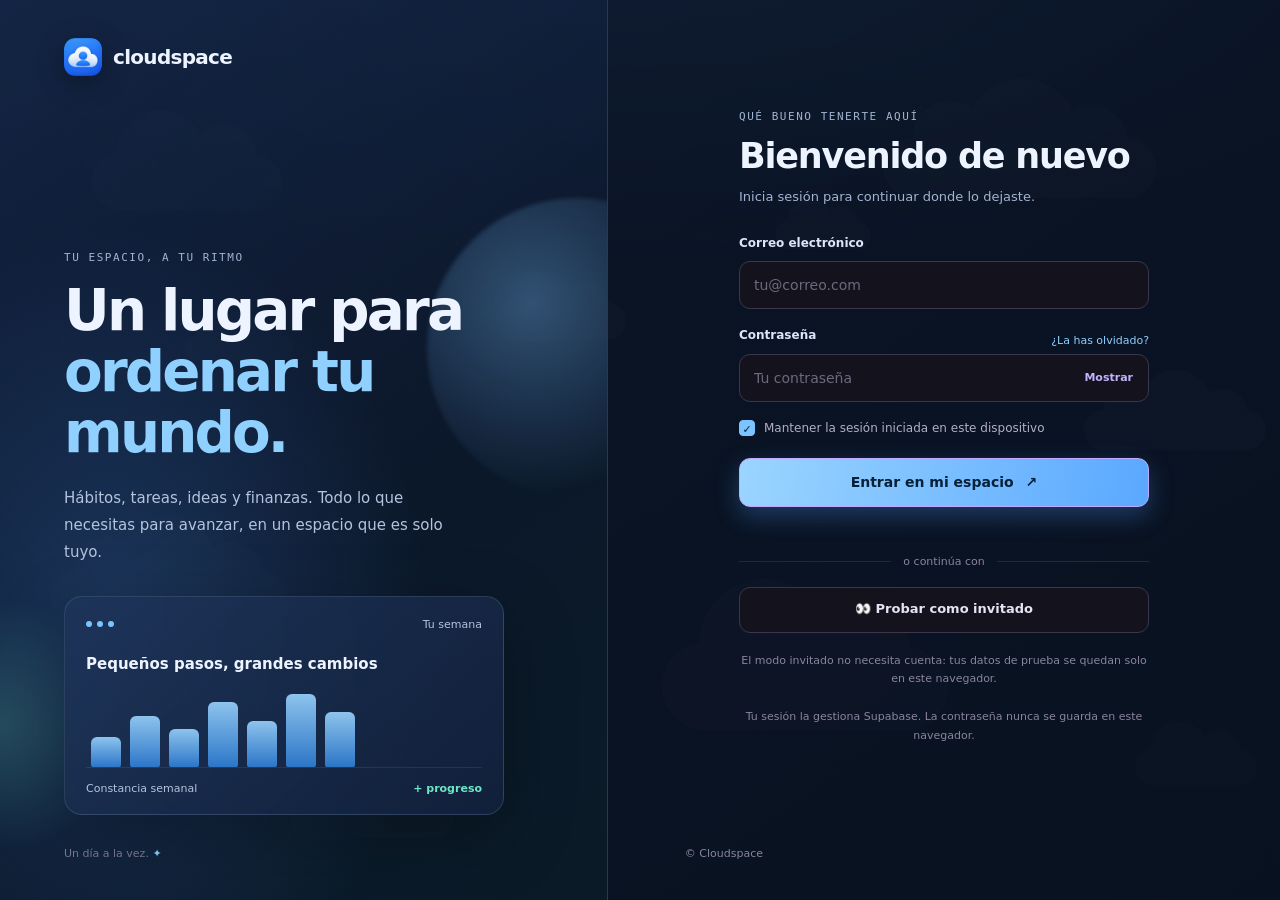
<file: index.html>
<!doctype html>
<html lang="es" data-theme="dark">
<head>
  <meta charset="utf-8">
  <meta http-equiv="Content-Security-Policy" content="default-src 'self'; script-src 'self'; style-src 'self' 'unsafe-inline' https://fonts.googleapis.com; font-src https://fonts.gstatic.com; img-src 'self' data: blob:; connect-src 'self' https://*.supabase.co wss://*.supabase.co; manifest-src 'self'; worker-src 'self'; object-src 'none'; base-uri 'self'; form-action 'self'">
  <meta name="viewport" content="width=device-width, initial-scale=1, viewport-fit=cover">
  <meta name="theme-color" content="#0c0d14">
  <meta name="color-scheme" content="dark light">
  <title>Cloudspace</title>
  <link rel="manifest" href="manifest.webmanifest">
  <link rel="icon" href="icons/favicon-32.png" type="image/png" sizes="32x32">
  <link rel="apple-touch-icon" href="icons/apple-touch-icon.png">
  <link rel="preconnect" href="https://fonts.googleapis.com">
  <link rel="preconnect" href="https://fonts.gstatic.com" crossorigin>
  <link rel="stylesheet" href="https://fonts.googleapis.com/css2?family=DM+Sans:wght@400;500;600;700&family=Manrope:wght@400;500;600;700;800&family=IBM+Plex+Mono:wght@200;300;400;500&family=Nunito:wght@400;600;700;800&display=swap">
  <link rel="stylesheet" href="styles.css">
  <link rel="stylesheet" href="login.css">
  <link rel="stylesheet" href="pages.css">
  <link rel="stylesheet" href="mix.css">
  <link rel="stylesheet" href="minimal.css">
  <link rel="stylesheet" href="nube.css">
  <!-- Aplica el tema antes de pintar para evitar parpadeos (oscuro por defecto) -->
  <script src="theme.js"></script>
</head>
<body>
  <div id="boot" class="boot" role="status">Cargando tu espacio…</div>
  <!-- Iconos -->
  <svg width="0" height="0" style="position:absolute" aria-hidden="true" focusable="false">
    <defs>
      <symbol id="i-dash" viewBox="0 0 24 24"><rect x="3" y="3" width="7" height="7" rx="1.8"/><rect x="14" y="3" width="7" height="7" rx="1.8"/><rect x="3" y="14" width="7" height="7" rx="1.8"/><rect x="14" y="14" width="7" height="7" rx="1.8"/></symbol>
      <symbol id="i-habit" viewBox="0 0 24 24"><circle cx="12" cy="12" r="9"/><path d="M8 12.5l2.7 2.7L16 9.5"/></symbol>
      <symbol id="i-task" viewBox="0 0 24 24"><path d="M10 6h10M10 12h10M10 18h10"/><path d="M3.5 6l1.3 1.3L7 4.8M3.5 12l1.3 1.3L7 10.8M3.5 18l1.3 1.3L7 16.8"/></symbol>
      <symbol id="i-journal" viewBox="0 0 24 24"><path d="M4 20l4-1 11-11a2.1 2.1 0 00-3-3L5 16l-1 4z"/><path d="M14 7l3 3"/></symbol>
      <symbol id="i-euro" viewBox="0 0 24 24"><path d="M18.5 7.5A6.5 6.5 0 1018.5 16.5"/><path d="M4 10.5h9M4 13.5h9"/></symbol>
      <symbol id="i-timer" viewBox="0 0 24 24"><circle cx="12" cy="13" r="8"/><path d="M12 9v4l2.5 2M9.5 3h5"/></symbol>
      <symbol id="i-gear" viewBox="0 0 24 24"><path d="M4 7h10M18 7h2M4 17h2M10 17h10"/><circle cx="16" cy="7" r="2"/><circle cx="8" cy="17" r="2"/></symbol>
      <symbol id="i-sun" viewBox="0 0 24 24"><circle cx="12" cy="12" r="4"/><path d="M12 2.5v2M12 19.5v2M4.9 4.9l1.4 1.4M17.7 17.7l1.4 1.4M2.5 12h2M19.5 12h2M4.9 19.1l1.4-1.4M17.7 6.3l1.4-1.4"/></symbol>
      <symbol id="i-moon" viewBox="0 0 24 24"><path d="M20 14.5A8 8 0 019.5 4 8 8 0 1020 14.5z"/></symbol>
      <symbol id="i-download" viewBox="0 0 24 24"><path d="M12 4v11M7.5 11L12 15.5 16.5 11M5 20h14"/></symbol>
      <symbol id="i-panel" viewBox="0 0 24 24"><rect x="3.5" y="4.5" width="17" height="15" rx="3"/><path d="M9.5 4.5v15"/></symbol>
      <symbol id="i-hourglass" viewBox="0 0 24 24"><path d="M7 3h10M7 21h10M8 3c0 4 4 5 4 9s-4 5-4 9M16 3c0 4-4 5-4 9s4 5 4 9"/></symbol>
      <symbol id="i-pomodoro" viewBox="0 0 24 24"><circle cx="12" cy="14" r="7.5"/><path d="M12 6.5c0-1.6 1-3 3-3.5M12 6.5c-.3-1.2-1.5-2.2-3-2.2"/></symbol>
      <symbol id="i-repeat" viewBox="0 0 24 24"><path d="M17 3l3 3-3 3M4 11V9a3 3 0 013-3h13M7 21l-3-3 3-3M20 13v2a3 3 0 01-3 3H4"/></symbol>
      <symbol id="i-play" viewBox="0 0 24 24"><path d="M8 5.5v13l11-6.5z"/></symbol>
      <symbol id="i-pause" viewBox="0 0 24 24"><path d="M8 5v14M16 5v14"/></symbol>
      <symbol id="i-stop" viewBox="0 0 24 24"><rect x="6" y="6" width="12" height="12" rx="2"/></symbol>
      <symbol id="i-reset" viewBox="0 0 24 24"><path d="M4 12a8 8 0 108-8H7M7 1v6h6" transform="translate(0 1)"/></symbol>
      <symbol id="i-chev" viewBox="0 0 24 24"><path d="M6 9l6 6 6-6"/></symbol>
      <symbol id="i-x" viewBox="0 0 24 24"><path d="M6 6l12 12M18 6L6 18"/></symbol>
      <symbol id="i-check" viewBox="0 0 24 24"><path d="M5 12.5l4.5 4.5L19 7.5"/></symbol>
      <symbol id="i-plus" viewBox="0 0 24 24"><path d="M12 5v14M5 12h14"/></symbol>
      <symbol id="i-search" viewBox="0 0 24 24"><circle cx="11" cy="11" r="6.5"/><path d="M16 16l4.5 4.5"/></symbol>
      <symbol id="i-list" viewBox="0 0 24 24"><path d="M8 6h12M8 12h12M8 18h12M4 6h.01M4 12h.01M4 18h.01"/></symbol>
      <symbol id="i-grid" viewBox="0 0 24 24"><rect x="4" y="4" width="7" height="7" rx="1.5"/><rect x="13" y="4" width="7" height="7" rx="1.5"/><rect x="4" y="13" width="7" height="7" rx="1.5"/><rect x="13" y="13" width="7" height="7" rx="1.5"/></symbol>
      <symbol id="i-dots" viewBox="0 0 24 24"><path d="M5 12h.01M12 12h.01M19 12h.01" stroke-width="3"/></symbol>
      <symbol id="i-edit" viewBox="0 0 24 24"><path d="M4 20l4-1 11-11a2.1 2.1 0 00-3-3L5 16l-1 4z"/></symbol>
      <symbol id="i-trash" viewBox="0 0 24 24"><path d="M5 7h14M10 7V4h4v3M7 7l1 13h8l1-13M10 11v6M14 11v6"/></symbol>
      <symbol id="i-copy" viewBox="0 0 24 24"><rect x="8" y="8" width="12" height="12" rx="2"/><path d="M16 8V6a2 2 0 00-2-2H6a2 2 0 00-2 2v8a2 2 0 002 2h2"/></symbol>
      <symbol id="i-board" viewBox="0 0 24 24"><rect x="3" y="4" width="5" height="16" rx="1.5"/><rect x="10" y="4" width="5" height="10" rx="1.5"/><rect x="17" y="4" width="4" height="13" rx="1.5"/></symbol>
      <symbol id="i-chart" viewBox="0 0 24 24"><path d="M4 20V10M10 20V4M16 20v-7M22 20H2"/></symbol>
      <symbol id="i-bulb" viewBox="0 0 24 24"><path d="M9 18h6M10 21h4M12 3a6 6 0 00-3.5 10.9c.6.5 1 1.2 1 2.1h5c0-.9.4-1.6 1-2.1A6 6 0 0012 3z"/></symbol>
      <symbol id="i-spark" viewBox="0 0 24 24"><path d="M12 3l1.8 5.2L19 10l-5.2 1.8L12 17l-1.8-5.2L5 10l5.2-1.8L12 3zM19 17l.7 1.8L21.5 19.5l-1.8.7L19 22l-.7-1.8-1.8-.7 1.8-.7L19 17z"/></symbol>
      <symbol id="i-flame" viewBox="0 0 24 24"><path d="M12 3c1 3.5 5 5.5 5 10a5 5 0 01-10 0c0-2 1-3 2-4 .3 1.6 1 2.2 1.8 2.2C11 8.5 11 5.5 12 3z"/></symbol>
      <symbol id="i-calendar" viewBox="0 0 24 24"><rect x="4" y="5.5" width="16" height="14.5" rx="3"/><path d="M4 10h16M8.5 3.5v4M15.5 3.5v4"/></symbol>
      <symbol id="i-tag" viewBox="0 0 24 24"><path d="M3.5 12.5V4.5h8l9 9-8 8-9-9z"/><circle cx="8" cy="9" r="1"/></symbol>
      <symbol id="i-shield" viewBox="0 0 24 24"><path d="M12 3l7 3v5c0 4.5-3 8-7 10-4-2-7-5.5-7-10V6l7-3z"/><path d="M9.5 12l2 2 3.5-4"/></symbol>
      <symbol id="i-chat" viewBox="0 0 24 24"><path d="M5 18.5V7a3 3 0 013-3h8a3 3 0 013 3v6a3 3 0 01-3 3H9l-4 2.5z"/><path d="M9 9h6M9 12.5h4"/></symbol>
      <symbol id="i-send" viewBox="0 0 24 24"><path d="M4 12l16-7-6 16-2.5-6.5L4 12z"/><path d="M11.5 14.5L20 5"/></symbol>
      <symbol id="i-cloud" viewBox="0 0 24 24"><path d="M7 18a4.5 4.5 0 01-.6-8.96A6 6 0 0118 10.5 3.75 3.75 0 0117.25 18H7z"/></symbol>
      <symbol id="i-arrow" viewBox="0 0 24 24"><path d="M7 17L17 7M9 7h8v8"/></symbol>
      <symbol id="i-back" viewBox="0 0 24 24"><path d="M15 5l-7 7 7 7"/></symbol>
      <symbol id="i-next" viewBox="0 0 24 24"><path d="M9 5l7 7-7 7"/></symbol>
      <symbol id="i-wallet" viewBox="0 0 24 24"><path d="M4 7.5A2.5 2.5 0 016.5 5H18v3M4 7.5V17a2 2 0 002 2h13a1 1 0 001-1v-9a1 1 0 00-1-1H6.5A2.5 2.5 0 014 7.5z"/><circle cx="16" cy="13.5" r="1"/></symbol>
      <symbol id="i-target" viewBox="0 0 24 24"><circle cx="12" cy="12" r="9"/><circle cx="12" cy="12" r="5"/><circle cx="12" cy="12" r="1.2"/></symbol>
      <symbol id="i-book" viewBox="0 0 24 24"><path d="M4 5.5A2.5 2.5 0 016.5 3H20v15H6.5A2.5 2.5 0 004 20.5v-15zM4 20.5A2.5 2.5 0 006.5 23H20"/></symbol>
      <symbol id="i-logout" viewBox="0 0 24 24"><path d="M10 4H5v16h5M15 8l4 4-4 4M19 12H9"/></symbol>
    </defs>
  </svg>

  <!-- ===== Pantalla de acceso ===== -->
  <main id="auth" class="login-shell hidden">
    <section class="brand-panel" aria-label="Presentación de Cloudspace">
      <div class="brand">
        <img class="brand-mark" src="icons/icon-192.png" alt="" width="38" height="38">
        <span>cloudspace</span>
      </div>
      <div class="brand-copy">
        <span class="eyebrow">TU ESPACIO, A TU RITMO</span>
        <h1>Un lugar para<br><span>ordenar tu mundo.</span></h1>
        <p>Hábitos, tareas, ideas y finanzas. Todo lo que necesitas para avanzar, en un espacio que es solo tuyo.</p>
      </div>
      <div class="ambient-orb orb-one"></div>
      <div class="ambient-orb orb-two"></div>
      <div class="mini-preview" aria-hidden="true">
        <div class="preview-top"><span></span><span></span><span></span><i>Tu semana</i></div>
        <div class="preview-title">Pequeños pasos, grandes cambios</div>
        <div class="preview-bars"><b style="height:38%"></b><b style="height:64%"></b><b style="height:48%"></b><b style="height:82%"></b><b style="height:58%"></b><b style="height:92%"></b><b style="height:70%"></b></div>
        <div class="preview-foot"><span>Constancia semanal</span><strong>+ progreso</strong></div>
      </div>
      <div class="brand-foot">Un día a la vez. <span>✦</span></div>
    </section>

    <section class="form-panel">
      <div class="mobile-brand"><img class="brand-mark" src="icons/icon-192.png" alt="" width="35" height="35"> cloudspace</div>
      <div class="form-wrap">
        <div class="form-heading">
          <span class="eyebrow" id="auth-eyebrow"></span>
          <h2 id="auth-title"></h2>
          <p id="auth-sub"></p>
        </div>

        <div class="mode-switch" id="auth-tabs" role="tablist" aria-label="Tipo de acceso">
          <button type="button" class="mode active" role="tab" aria-selected="true" data-mode="login">Iniciar sesión</button>
          <button type="button" class="mode" role="tab" aria-selected="false" data-mode="signup">Crear cuenta</button>
        </div>

        <form id="auth-form" novalidate>
          <div class="field" data-for="login signup forgot">
            <label for="email">Correo electrónico</label>
            <input id="email" name="email" type="email" autocomplete="username" inputmode="email" autocapitalize="none" spellcheck="false" placeholder="tu@correo.com" required>
            <small class="field-error" id="email-error"></small>
          </div>
          <div class="field" data-for="login signup recovery">
            <div class="label-row">
              <label for="password" id="password-label">Contraseña</label>
              <button type="button" class="text-button" id="forgot-button" data-for="login">¿La has olvidado?</button>
            </div>
            <div class="password-wrap">
              <input id="password" name="password" type="password" autocomplete="current-password" placeholder="Tu contraseña" required>
              <button class="show-password" type="button" id="toggle-password" aria-label="Mostrar contraseña" aria-pressed="false">Mostrar</button>
            </div>
            <small class="field-hint" id="password-hint" data-for="signup recovery">Mínimo 8 caracteres.</small>
            <small class="field-error" id="password-error"></small>
          </div>
          <div class="field" data-for="signup recovery">
            <label for="confirm">Repite la contraseña</label>
            <input id="confirm" name="confirm" type="password" autocomplete="new-password" placeholder="Repite la contraseña">
            <small class="field-error" id="confirm-error"></small>
          </div>
          <div class="form-options" data-for="login">
            <label class="check-label"><input type="checkbox" id="remember" checked><span class="custom-check"></span> Mantener la sesión iniciada en este dispositivo</label>
          </div>
          <button class="submit-button" id="submit-button" type="submit"><span class="spinner" aria-hidden="true"></span><span id="submit-label">Entrar en mi espacio</span><span class="arrow" aria-hidden="true">↗</span></button>
          <p class="status-message" id="status-message" role="status" aria-live="polite"></p>
        </form>

        <button type="button" class="text-button back-link hidden" id="auth-back">← Volver a iniciar sesión</button>

        <div class="separator" id="auth-sep"><span>o continúa con</span></div>
        <button class="provider-button" id="google-button" type="button"><span class="google-g" aria-hidden="true">G</span> Continuar con Google</button>
        <button class="provider-button hidden" id="guest-button" type="button" data-guest-action="enter">👀 Probar como invitado</button>
        <p class="legal-copy hidden" id="guest-note">El modo invitado no necesita cuenta: tus datos de prueba se quedan solo en este navegador.</p>
        <p class="legal-copy">Tu sesión la gestiona Supabase. La contraseña nunca se guarda en este navegador.</p>
      </div>
      <footer class="form-footer"><span>© Cloudspace</span><span id="auth-env"></span></footer>
    </section>
  </main>

  <!-- ===== Falta configurar ===== -->
  <main id="setup" class="setup-card hidden">
    <h1>Falta configurar</h1>
    <p>Abre <code>config.js</code> y pega la URL y la clave anon de tu proyecto de Supabase. Los pasos están en el README.</p>
  </main>

  <!-- ===== Aplicación ===== -->
  <div id="app" class="app hidden">
    <aside class="sidebar">
      <div class="brand side-brand">
        <img class="brand-mark" src="icons/icon-192.png" alt="" width="38" height="38">
        <div class="brand-text"><div class="brand-name">cloudspace</div><div class="brand-sub">tu espacio para crecer</div></div>
      </div>
      <div class="side-nav">
        <div class="nav-label">Workspace</div>
        <nav class="nav" aria-label="Secciones">
          <a href="#/dashboard" data-page="dashboard"><svg class="ico"><use href="#i-dash"/></svg><span>Resumen</span></a>
          <a href="#/habits" data-page="habits"><svg class="ico"><use href="#i-habit"/></svg><span>Hábitos</span></a>
          <a href="#/tasks" data-page="tasks"><svg class="ico"><use href="#i-task"/></svg><span>Tareas</span></a>
          <a href="#/journal" data-page="journal"><svg class="ico"><use href="#i-journal"/></svg><span>Diario</span></a>
          <a href="#/finance" data-page="finance"><svg class="ico"><use href="#i-euro"/></svg><span>Finanzas</span></a>
          <a href="#/timer" data-page="timer"><svg class="ico"><use href="#i-timer"/></svg><span>Cronómetro</span></a>
          <a href="#/plan" data-page="plan"><svg class="ico"><use href="#i-target"/></svg><span>Plan</span><em class="beta-tag" title="Función en pruebas: puede cambiar">Beta</em></a>
          <a href="#/socrates" data-page="socrates" data-socrates class="hidden"><svg class="ico"><use href="#i-chat"/></svg><span>Sócrates</span><em class="beta-tag" title="Función en pruebas: puede cambiar">Beta</em></a>
          <a href="#/admin" data-page="admin" data-admin class="hidden"><svg class="ico"><use href="#i-shield"/></svg><span>Administración</span></a>
        </nav>
      </div>
      <div class="sidebar-bottom">
        <div class="profile">
          <div class="avatar" aria-hidden="true">☁️</div>
          <div class="profile-text"><strong>Mi espacio</strong><small id="userEmail"></small></div>
          <button type="button" id="logout" class="icon-button" title="Cerrar sesión" aria-label="Cerrar sesión"><svg class="ico"><use href="#i-logout"/></svg></button>
        </div>
      </div>
    </aside>
    <div class="side-resizer" id="sideResizer" role="separator" aria-orientation="vertical" aria-label="Cambiar el ancho de la barra lateral (flechas; doble clic para restablecer)" tabindex="0"></div>

    <main class="main" id="main">
      <div id="guestBar" class="guest-bar hidden" role="status">
        <span>👀 <b>Modo invitado</b>: los datos se guardan solo en este navegador.</span>
        <span class="guest-actions">
          <button type="button" class="ui-btn blue small" data-guest-action="feedback">Dar feedback</button>
          <button type="button" class="ui-btn ghost small" data-guest-action="leave">Salir</button>
        </span>
      </div>
      <div class="topbar">
        <button type="button" class="icon-button side-toggle" id="sideToggle" title="Contraer barra lateral" aria-label="Contraer barra lateral" aria-expanded="true"><svg class="ico"><use href="#i-panel"/></svg></button>
        <div class="breadcrumb">Workspace <span> / </span> <b id="crumb">Resumen</b></div>
        <div class="top-actions">
          <span class="date-chip" id="todayDate"></span>
          <span id="sync" class="sync-dot" role="img" aria-label="Estado de sincronización"></span>
          <a class="icon-button" href="#/prefs" id="prefsLink" title="Preferencias y datos" aria-label="Preferencias y datos"><svg class="ico"><use href="#i-gear"/></svg></a>
          <button type="button" class="icon-button" id="themeToggle" title="Cambiar tema" aria-label="Cambiar tema"><svg class="ico"><use href="#i-sun"/></svg></button>
        </div>
      </div>

      <div id="banner" class="banner hidden" role="alert"></div>

      <!-- RESUMEN -->
      <section class="page" id="page-dashboard" aria-labelledby="h-dashboard">
        <header class="db-hero">
          <div class="page-intro db-intro"><h1 id="h-dashboard">Resumen</h1></div>
          <div class="db-actions">
            <button type="button" class="secondary" id="dbCustomize" aria-pressed="false">⚙ Personalizar</button>
          </div>
        </header>

        <div class="db-board" id="dbBoard">
        <div class="db-widget" data-widget="metrics" data-title="Métricas">
  <section class="db-metrics" aria-label="Métricas">
            <a class="db-metric sx" href="#/tasks"><span class="db-ico"><svg class="ico"><use href="#i-task"/></svg></span><div><small>Tareas pendientes</small><strong id="dbTasks">0</strong><em id="dbTasksFoot"></em><span class="sx-bar" aria-hidden="true"><i id="dbTasksBar"></i></span></div></a>
            <a class="db-metric sx" href="#/habits"><span class="db-ico mint"><svg class="ico"><use href="#i-habit"/></svg></span><div><small>Hábitos de hoy</small><strong id="dbHabits">0/0</strong><em id="dbHabitsFoot"></em><span class="sx-bar" aria-hidden="true"><i id="dbHabitsBar"></i></span></div></a>
            <a class="db-metric sx" href="#/habits"><span class="db-ico peach"><svg class="ico"><use href="#i-target"/></svg></span><div><small>Objetivos semanales</small><strong id="dbWeekGoal">—</strong><em id="dbWeekGoalFoot"></em><span class="sx-bar" aria-hidden="true"><i id="dbWeekGoalBar"></i></span></div></a>
            <a class="db-metric sx" href="#/finance"><span class="db-ico"><svg class="ico"><use href="#i-wallet"/></svg></span><div><small>Balance mensual</small><strong id="dbBalance">0,00 €</strong><em id="dbBalanceFoot"></em></div></a>
          </section>
        </div>
        <section class="db-widget panel db-timerbar" data-widget="timer" data-title="Cronómetro y temporizador" aria-label="Cronómetro y temporizador">
          <!-- Barra compacta de tiempo: usa el MISMO temporizador de la página Tiempo (ver syncDashTimer en dashboard.js) -->
          <div class="db-timer" id="dbTimer">
            <svg class="ico db-tb-icon" aria-hidden="true"><use href="#i-timer"/></svg>
            <div class="db-timer-modes" role="group" aria-label="Tipo de tiempo">
              <button type="button" class="db-tm" data-mode="stopwatch">Cronómetro</button>
              <button type="button" class="db-tm" data-mode="timer">Temporizador</button>
              <button type="button" class="db-tm" data-mode="pomodoro">Pomodoro</button>
            </div>
            <!-- − / + suman o restan 1 minuto exacto; solo se ve en modo Temporizador (se pliega con una transición) -->
            <div class="db-duration is-hidden" id="dbDuration" role="group" aria-label="Ajustar duración del temporizador">
              <button type="button" class="db-icon-btn" id="dbTimerMinus" aria-label="Restar un minuto">−</button>
              <span class="db-duration-value" id="dbTimerDuration" aria-live="polite">25 min</span>
              <button type="button" class="db-icon-btn" id="dbTimerPlus" aria-label="Sumar un minuto">+</button>
            </div>
            <button type="button" class="db-start" id="dbTimerStart"><svg class="ico"><use href="#i-play"/></svg><span>Iniciar</span></button>
            <button type="button" class="db-round" id="dbTimerPause" aria-label="Pausar" title="Pausar"><svg class="ico"><use href="#i-pause"/></svg></button>
            <button type="button" class="db-round" id="dbTimerFinish" aria-label="Finalizar y guardar la sesión" title="Finalizar y guardar"><svg class="ico"><use href="#i-stop"/></svg></button>
            <button type="button" class="db-round" id="dbTimerReset" aria-label="Reiniciar" title="Reiniciar"><svg class="ico"><use href="#i-reset"/></svg></button>
            <span class="db-sep" aria-hidden="true"></span>
            <div class="db-progress-area">
              <div class="db-timer-bar" id="dbTimerBar" role="progressbar" aria-valuemin="0" aria-valuemax="100" aria-valuenow="0" aria-label="Progreso del tiempo"><span></span></div>
              <span class="db-readout" id="dbTimerClock" role="timer" aria-live="off">00:00</span>
            </div>
          </div>
        </section>
<section class="db-widget panel" data-widget="tasks" data-title="Próximas tareas">
            <div class="panel-head"><div><h3>Próximas tareas</h3></div><a class="link-button" href="#/tasks">Ver todo ↗</a></div>
            <ul class="list task-quick task-cards" id="dashTasks"></ul>
          </section>
          <section class="db-widget panel" data-widget="heat" data-title="Mapa de constancia">
            <div class="panel-head"><div><h3>Mapa de constancia</h3></div><span class="pill" id="heatmapCaption"></span></div>
            <div class="db-heat-scroll"><div id="dbHeat" class="db-heat" role="img" aria-label="Mapa de constancia por hábito"></div></div>
            <div class="db-legend"><span><i class="done"></i> Cumplido</span><span><i class="miss"></i> No cumplido</span><span><i class="na"></i> Sin registro / no tocaba</span></div>
            <p class="empty-state hidden" id="dbHeatEmpty">Crea un hábito para ver tu constancia.</p>
          </section>
          <section class="db-widget panel" data-widget="week" data-title="Resumen semanal">
            <div class="panel-head"><div><h3>Resumen semanal</h3></div></div>
            <div class="weekly-card">
              <div class="ring" id="progressRing" role="img" aria-label="Cumplimiento semanal"><strong id="progressPct">0%</strong></div>
              <div class="weekly-copy"><strong id="progressTitle"></strong><p id="progressText"></p></div>
            </div>
          </section>
          <section class="db-widget panel" data-widget="activity" data-title="Actividad semanal">
            <div class="panel-head"><div><h3>Actividad semanal</h3></div></div>
            <div id="weeklyChart" class="weekly-chart" role="img" aria-label="Actividad de esta semana"></div>
            <p class="muted w-foot" id="weeklyFocus"></p>
            <p class="empty-state hidden" id="weeklyEmpty">Todavía no hay actividad esta semana.</p>
          </section>
          <section class="db-widget panel" data-widget="finance" data-title="Finanzas del mes">
            <div class="panel-head"><div><h3>Finanzas del mes</h3><p id="dashMonthLabel"></p></div><a class="link-button" href="#/finance">Abrir finanzas ↗</a></div>
            <div class="db-fin">
              <div><small>Ingresos</small><strong id="dashIncome">0,00 €</strong></div>
              <div><small>Gastos</small><strong id="dashExpenses">0,00 €</strong></div>
              <div><small>Presupuesto restante</small><strong id="dashBudgetLeft">—</strong></div>
            </div>
            <div class="db-fbar" id="dashBudgetBar" role="progressbar" aria-label="Presupuesto mensual gastado" aria-valuemin="0" aria-valuemax="100" hidden><span id="dashBudgetFill"></span></div>
            <p class="muted" id="dashBudgetFoot"></p>
            <div class="db-fsec" id="dashCatsBox">
              <h4>Dónde se va tu dinero</h4>
              <ul class="db-fcats" id="dashTopCats"></ul>
            </div>
            <div class="db-ffoot" id="dashFinFoot"></div>
          </section>
        <section class="db-widget panel journal db-folder" data-widget="note" data-title="Nota rápida">
          <div class="folder-tab" aria-hidden="true"><span>Hoy</span></div>
          <div class="journal-prompt"><div class="journal-spark" aria-hidden="true">✧</div><div><strong>Nota rápida de hoy</strong><small>Se guarda sola, en tu cuenta</small></div></div>
          <textarea id="quickJournal" data-journal="quick" data-follow="today" placeholder="Hoy me gustaría recordar que…" aria-label="Nota rápida de hoy"></textarea>
          <div class="journal-footer"><small id="quickSaveStatus" class="save-indicator"></small><small id="quickWords"></small></div>
        </section>
        <section class="db-widget panel is-off" data-widget="next" data-title="Próxima acción" aria-label="Próxima acción">
          <div class="panel-head"><div><h3>Próxima acción</h3></div><a class="link-button" href="#/tasks">Tareas ↗</a></div>
          <div class="wbody"><div class="w-state loading"><i class="w-skel"></i><i class="w-skel short"></i></div></div>
        </section>
        <section class="db-widget panel is-off" data-widget="budget" data-title="Presupuesto por categorías" aria-label="Presupuesto por categorías">
          <div class="panel-head"><div><h3>Presupuesto por categorías</h3></div><a class="link-button" href="#/finance">Abrir finanzas ↗</a></div>
          <div class="wbody"><div class="w-state loading"><i class="w-skel"></i><i class="w-skel short"></i></div></div>
        </section>
        <section class="db-widget panel is-off" data-widget="goal" data-title="Objetivo activo e hitos" aria-label="Objetivo activo e hitos">
          <div class="panel-head"><div><h3>Objetivo activo e hitos</h3></div><a class="link-button" href="#/finance">Ver metas ↗</a></div>
          <div class="wbody"><div class="w-state loading"><i class="w-skel"></i><i class="w-skel short"></i></div></div>
        </section>
        <section class="db-widget panel is-off" data-widget="focus" data-title="Tiempo de concentración" aria-label="Tiempo de concentración">
          <div class="panel-head"><div><h3>Concentración</h3></div><a class="link-button" href="#/timer">Cronómetro ↗</a></div>
          <div class="wbody"><div class="w-state loading"><i class="w-skel"></i><i class="w-skel short"></i></div></div>
        </section>
        <section class="db-widget panel is-off" data-widget="notes" data-title="Notas rápidas y calendario" aria-label="Notas rápidas y calendario">
          <div class="panel-head"><div><h3>Notas rápidas y calendario</h3></div><a class="link-button" href="#/journal">Abrir diario ↗</a></div>
          <div class="wbody"><div class="w-state loading"><i class="w-skel"></i><i class="w-skel short"></i></div></div>
        </section>
        <section class="db-widget panel is-off" data-widget="payments" data-title="Próximos pagos" aria-label="Próximos pagos">
          <div class="panel-head"><div><h3>Próximos pagos</h3></div><a class="link-button" href="#/finance">Ver suscripciones ↗</a></div>
          <div class="wbody"><div class="w-state loading"><i class="w-skel"></i><i class="w-skel short"></i></div></div>
        </section>
        <section class="db-widget panel is-off" data-widget="saving" data-title="Objetivo de ahorro" aria-label="Objetivo de ahorro">
          <div class="panel-head"><div><h3>Objetivo de ahorro</h3></div><a class="link-button" href="#/finance">Ver metas ↗</a></div>
          <div class="wbody"><div class="w-state loading"><i class="w-skel"></i><i class="w-skel short"></i></div></div>
        </section>
        <section class="db-widget panel is-off" data-widget="stats" data-title="Estadísticas personales" aria-label="Estadísticas personales">
          <div class="panel-head"><div><h3>Estadísticas personales</h3></div></div>
          <div class="wbody"><div class="w-state loading"><i class="w-skel"></i><i class="w-skel short"></i></div></div>
        </section>
        <section class="db-widget panel is-off" data-widget="suggestion" data-title="Sugerencia contextual" aria-label="Sugerencia contextual">
          <div class="panel-head"><div><h3>Sugerencia contextual</h3></div><em class="beta-tag" title="Función en pruebas: puede cambiar">Beta</em><button type="button" class="link-button" data-open-intel>Abrir ↗</button></div>
          <div class="wbody"><div class="w-state loading"><i class="w-skel"></i><i class="w-skel short"></i></div></div>
        </section>
        <section class="db-widget panel" data-widget="schedule" data-title="Mi horario" aria-label="Mi horario">
          <div class="panel-head"><div><h3>Mi horario</h3></div><em class="beta-tag" title="Función en pruebas: puede cambiar">Beta</em><button type="button" class="link-button" id="schEdit">Editar</button></div>
          <div class="wbody"><div class="w-state loading"><i class="w-skel"></i><i class="w-skel short"></i></div></div>
        </section>
        <section class="db-widget panel" data-widget="copilot" data-title="Copiloto del día" aria-label="Copiloto del día">
          <div class="panel-head"><div><h3>Copiloto del día</h3></div><em class="beta-tag" title="Función en pruebas: puede cambiar">Beta</em></div>
          <div class="wbody"><div class="w-state loading"><i class="w-skel"></i><i class="w-skel short"></i></div></div>
        </section>
        <section class="db-widget panel is-off" data-widget="timemachine" data-title="Máquina del tiempo" aria-label="Máquina del tiempo">
          <div class="panel-head"><div><h3>Máquina del tiempo</h3></div><em class="beta-tag" title="Función en pruebas: puede cambiar">Beta</em></div>
          <div class="wbody"><div class="w-state loading"><i class="w-skel"></i><i class="w-skel short"></i></div></div>
        </section>
        <section class="db-widget panel is-off" data-widget="objectives" data-title="Objetivos" aria-label="Objetivos">
          <div class="panel-head"><div><h3>Objetivos</h3></div><em class="beta-tag" title="Función en pruebas: puede cambiar">Beta</em><a class="link-button" href="#/plan">Plan ↗</a></div>
          <div class="wbody"><div class="w-state loading"><i class="w-skel"></i><i class="w-skel short"></i></div></div>
        </section>
        </div>
      </section>

      <!-- HÁBITOS -->
      <section class="page hidden" id="page-habits" aria-labelledby="h-habits">
        <div class="page-intro"><h1 id="h-habits">Construye tu ritmo</h1></div>

        <section class="hb-stats" aria-label="Resumen de hábitos">
          <article class="hb-stat sx"><span class="hb-icon"><svg class="ico"><use href="#i-habit"/></svg></span><div><small>Hábitos completados hoy</small><strong id="hbToday">0</strong><div class="hb-bar"><span id="hbTodayBar"></span></div></div></article>
          <article class="hb-stat sx"><span class="hb-icon mint"><svg class="ico"><use href="#i-chart"/></svg></span><div><small>Cumplimiento semanal</small><strong id="hbWeek">0%</strong><div class="hb-bar"><span id="hbWeekBar"></span></div></div></article>
          <article class="hb-stat sx"><span class="hb-icon peach"><svg class="ico"><use href="#i-flame"/></svg></span><div><small>Mejor racha actual</small><strong id="hbBest">0 días</strong><div class="hb-bar"><span id="hbBestBar"></span></div></div></article>
        </section>

        <div class="hb-grid">
          <section class="hb-main">
            <div class="hb-catbar" id="habitCats" role="group" aria-label="Categorías"></div>
            <div class="hb-list" id="habitList"></div>
            <div class="hb-empty hidden" id="habitEmpty">
              <div class="empty-cloud" aria-hidden="true"><svg class="ico"><use href="#i-cloud"/></svg></div>
              <p id="habitEmptyText"></p>
            </div>
          </section>

          <aside class="hb-side">
            <section class="panel hb-card">
              <h3>Calendario de constancia</h3>
              <p class="sub">Últimos 35 días · pulsa un día para ver y corregir sus hábitos</p>
              <div id="habitHeatmap" class="heatmap large-heatmap" aria-label="Calendario de 35 días"></div>
              <div class="heatmap-legend"><span>Menos</span><i class="level-0"></i><i class="level-1"></i><i class="level-2"></i><i class="level-3"></i><i class="level-4"></i><span>Más</span></div>
              <p class="muted" id="habitHeatCaption"></p>
              <div class="hb-day">
                <div class="hb-day-head"><strong id="dayPanelTitle">Hoy</strong><input type="date" id="dayPicker" aria-label="Elegir fecha"></div>
                <div class="habit-quick" id="dayPanel"></div>
              </div>
            </section>
            <section class="panel hb-card">
              <h3>Hoy</h3>
              <p class="sub" id="pendingLabel"></p>
              <div class="hb-pending" id="pendingList"></div>
            </section>
            <section class="panel hb-card">
              <div class="hb-stats-head"><h3 id="hbChartTitle">Estadísticas</h3><button type="button" class="link-button hidden" id="hbChartReset">Ver todos</button></div>
              <p class="sub" id="hbChartSub"></p>
              <div id="hbChart" class="hb-chart" role="img"></div>
              <dl class="hb-facts" id="hbFacts"></dl>
            </section>
          </aside>
        </div>
      </section>

      <!-- TAREAS -->
      <section class="page hidden" id="page-tasks" aria-labelledby="h-tasks">
        <div class="page-intro"><h1 id="h-tasks">Un paso a la vez</h1></div>

        <section class="task-stats" aria-label="Resumen de tareas">
          <article class="tk-stat sx"><span class="tk-icon"><svg class="ico"><use href="#i-task"/></svg></span><div><div class="tk-num" id="tkPending">0</div><div class="tk-label">Pendientes</div></div><span class="sx-bar" aria-hidden="true"><i id="tkPendingBar"></i></span></article>
          <article class="tk-stat sx"><span class="tk-icon mint"><svg class="ico"><use href="#i-calendar"/></svg></span><div><div class="tk-num" id="tkToday">0</div><div class="tk-label" id="tkTodayLabel">Para hoy</div></div><span class="sx-bar" aria-hidden="true"><i id="tkTodayBar"></i></span></article>
          <article class="tk-stat sx"><span class="tk-icon"><svg class="ico"><use href="#i-habit"/></svg></span><div><div class="tk-num" id="tkDone">0</div><div class="tk-label">Completadas</div></div><span class="sx-bar" aria-hidden="true"><i id="tkDoneBar"></i></span></article>
        </section>

        <section class="panel task-toolbar-panel" aria-label="Buscar y filtrar tareas">
          <div class="task-toolbar">
            <div class="search-box"><svg class="ico"><use href="#i-search"/></svg><input id="task-search" type="search" placeholder="Buscar tareas…" aria-label="Buscar tareas"></div>
            <div class="filter-menu">
              <button type="button" id="task-filter-btn" class="filter-btn" aria-haspopup="true" aria-expanded="false" aria-controls="task-filter-pop"><svg class="ico" aria-hidden="true"><use href="#i-gear"/></svg><span>Filtros</span><b id="task-filter-n" class="n" hidden></b></button>
              <div id="task-filter-pop" class="filter-pop" role="group" aria-label="Filtros y orden de las tareas" hidden></div>
            </div>
            <div id="task-mode" class="seg" role="group" aria-label="Vista">
              <button type="button" data-mode="list" class="active" title="Vista de lista" aria-label="Vista de lista"><svg class="ico"><use href="#i-list"/></svg></button>
              <button type="button" data-mode="grid" title="Vista de cuadrícula" aria-label="Vista de cuadrícula"><svg class="ico"><use href="#i-grid"/></svg></button>
              <button type="button" data-mode="board" title="Vista de tablero (Kanban)" aria-label="Vista de tablero"><svg class="ico"><use href="#i-board"/></svg></button>
            </div>
          </div>
          <div id="task-chips" class="chips task-view-tabs" role="tablist" aria-label="Vistas de tareas"></div>
        </section>

        <section class="panel task-panel">
          <div class="panel-head">
            <div><h3 id="task-heading">Pendientes</h3><p id="task-summary"></p></div>
            <div class="row nowrap">
              <button id="list-rename" class="link-button hidden" type="button">Renombrar proyecto</button>
              <button id="list-delete" class="link-button danger hidden" type="button">Borrar proyecto</button>
              <button id="task-clear-done" class="link-button hidden" type="button">Limpiar completadas</button>
            </div>
          </div>
          <form id="task-form" class="quick-add" novalidate>
            <input id="task-title" placeholder="Añade una tarea y pulsa Enter…" maxlength="200" autocomplete="off" aria-label="Nombre de la tarea">
            <button class="primary-btn" type="submit">+ Añadir</button>
            <button class="secondary" type="button" id="task-details">Con detalles</button>
          </form>
          <p class="form-error" id="task-error" role="alert"></p>
          <div id="task-list-wrap">
            <ul id="task-list" class="list task-cards"></ul>
            <details id="task-done-wrap" class="hidden">
              <summary>Completadas (<span id="task-done-count">0</span>)</summary>
              <ul id="task-done-list" class="list task-cards"></ul>
            </details>
          </div>
          <div id="board-tabs-slot" class="hidden"></div>
          <div id="task-board" class="board hidden" role="group"></div>
          <p id="board-live" class="sr-only" role="status" aria-live="polite"></p>
          <div id="task-empty" class="task-empty hidden">
            <div class="empty-cloud" aria-hidden="true"><svg class="ico"><use href="#i-cloud"/></svg></div>
            <p id="task-empty-text"></p>
            <button type="button" class="secondary small" id="task-empty-action">Crear una tarea</button>
          </div>
        </section>

        <section class="encourage"><div aria-hidden="true">☁ ✦</div><strong>¡Tú puedes!</strong><p>Completa una tarea y sigue avanzando.</p></section>
      </section>

      <!-- DIARIO -->
      <section class="page hidden" id="page-plan" aria-labelledby="h-plan">
        <div class="page-intro plan-intro"><h1 id="h-plan">Plan</h1><em class="beta-tag" title="Función en pruebas: puede cambiar">Beta</em><button type="button" class="primary-btn" id="objNew">+ Nuevo objetivo</button></div>
        <div class="jr-tabs" id="planTabs" role="tablist" aria-label="Secciones del plan">
          <button type="button" role="tab" data-tab="objetivos"><svg class="ico"><use href="#i-target"/></svg>Objetivos</button>
          <button type="button" role="tab" data-tab="calendario"><svg class="ico"><use href="#i-calendar"/></svg>Calendario</button>
        </div>
        <div id="pv-objetivos" role="tabpanel">
        <div id="objSummary"></div>
        <div class="obj-filter seg" id="objFilter" role="group" aria-label="Estado de los objetivos">
          <button type="button" data-f="active" class="active" aria-pressed="true">Activos<em></em></button>
          <button type="button" data-f="paused" aria-pressed="false">En pausa<em></em></button>
          <button type="button" data-f="done" aria-pressed="false">Conseguidos<em></em></button>
        </div>
        <div id="objList" class="obj-list-wrap"></div>
        </div>
        <div id="pv-calendario" role="tabpanel" class="hidden">
          <div class="cal-bar">
            <div class="cal-nav"><button type="button" class="icon-button cal-prev" id="calPrev" aria-label="Mes anterior" title="Mes anterior"><svg class="ico"><use href="#i-chev"/></svg></button><strong id="calLabel" aria-live="polite"></strong><button type="button" class="icon-button cal-next" id="calNext" aria-label="Mes siguiente" title="Mes siguiente"><svg class="ico"><use href="#i-chev"/></svg></button><button type="button" class="secondary small" id="calToday">Hoy</button></div>
            <div class="cal-filters" id="calFilters" role="group" aria-label="Qué mostrar">
              <button type="button" data-k="tasks" class="on" aria-pressed="true"><i class="k-tasks"></i>Tareas</button>
              <button type="button" data-k="milestones" class="on" aria-pressed="true"><i class="k-milestones"></i>Hitos</button>
              <button type="button" data-k="payments" class="on" aria-pressed="true"><i class="k-payments"></i>Pagos</button>
              <button type="button" data-k="focus" class="on" aria-pressed="true"><i class="k-focus"></i>Concentración</button>
            </div>
          </div>
          <div class="cal-grid" id="calGrid" role="grid" aria-label="Calendario del mes"></div>
          <div class="cal-day panel" id="calDay" aria-live="polite"></div>
        </div>
      </section>

      <section class="page hidden" id="page-journal" aria-labelledby="h-journal">
        <div class="page-intro"><h1 id="h-journal">Tu rincón de ideas</h1></div>
        <div class="jr-tabs" id="journalTabs" role="tablist" aria-label="Secciones del diario">
          <button type="button" role="tab" data-tab="diario"><svg class="ico"><use href="#i-journal"/></svg>Diario</button>
          <button type="button" role="tab" data-tab="entradas"><svg class="ico"><use href="#i-calendar"/></svg>Entradas</button>
          <button type="button" role="tab" data-tab="ideas"><svg class="ico"><use href="#i-bulb"/></svg>Solo ideas<span id="ideasCount"></span></button>
        </div>

        <div id="jv-diario" role="tabpanel">
          <div class="jr-layout">
            <aside class="jr-recent" aria-label="Entradas recientes">
              <span class="eyebrow">ENTRADAS</span>
              <div id="jrRecent" class="jr-recent-list"></div>
            </aside>
            <div class="jr-main">
              <div class="date-nav">
                <button type="button" class="icon-button" id="journalPrev" aria-label="Día anterior">‹</button>
                <input type="date" id="journalDate" aria-label="Fecha del diario">
                <button type="button" class="icon-button" id="journalNext" aria-label="Día siguiente">›</button>
                <button type="button" class="filter" id="journalToday">Hoy</button>
                <span class="muted" id="journalDateLabel"></span>
              </div>
              <section class="panel journal jr-sheet">
                <div class="journal-prompt"><div class="journal-spark" aria-hidden="true">✧</div><div><strong>Nota rápida</strong><small>Una idea, un recordatorio, una frase</small></div></div>
                <textarea id="jQuick" data-journal="quick" data-follow="date" style="min-height:90px" placeholder="Hoy me gustaría recordar que…" aria-label="Nota rápida"></textarea>
                <div class="journal-footer"><small id="jQuickStatus" class="save-indicator"></small><small id="jQuickWords"></small><button type="button" class="link-button" data-idea-from="jQuick">💡 Guardar como idea</button></div>
              </section>
              <section class="panel journal jr-sheet" style="margin-top:16px">
                <div class="journal-prompt"><div class="journal-spark" aria-hidden="true">🌙</div><div><strong>Entrada del día</strong><small>Para lo que necesita más espacio</small></div></div>
                <textarea id="jFull" data-journal="entry" data-follow="date" style="min-height:240px" placeholder="¿Qué ha ido bien hoy? ¿Qué has aprendido? ¿Qué te gustaría recordar?" aria-label="Entrada del día"></textarea>
                <div class="journal-footer"><small id="jFullStatus" class="save-indicator"></small><small id="jFullWords"></small><button type="button" class="link-button" data-idea-from="jFull">💡 Guardar como idea</button></div>
              </section>
            </div>
            <aside class="jr-side" aria-label="Ideas y preguntas">
              <span class="eyebrow">IDEAS SUELTAS</span>
              <div id="jrIdeas" class="jr-ideas"></div>
              <span class="eyebrow" style="margin-top:6px">¿ATASCADO?</span>
              <p class="muted" style="margin:0;font-size:12px">Pulsa una pregunta y se añade a tu entrada.</p>
              <div class="journal-prompts" id="journalPrompts"></div>
            </aside>
          </div>
        </div>

        <div id="jv-entradas" class="hidden" role="tabpanel">
          <div class="jr-entries">
            <section class="panel jr-cal">
              <div class="jr-cal-head">
                <button type="button" class="icon-button" id="jrPrev" aria-label="Mes anterior">‹</button>
                <strong id="jrMonth"></strong>
                <button type="button" class="icon-button" id="jrNext" aria-label="Mes siguiente">›</button>
              </div>
              <div class="jr-weekdays" aria-hidden="true"><span>L</span><span>M</span><span>X</span><span>J</span><span>V</span><span>S</span><span>D</span></div>
              <div class="jr-grid" id="jrGrid"></div>
              <button type="button" class="link-button" id="jrThisMonth">Ir al mes actual</button>
            </section>
            <section class="panel jr-list-panel">
              <div class="search-box"><svg class="ico"><use href="#i-search"/></svg><input id="jrSearch" type="search" placeholder="Buscar en todas tus entradas…" aria-label="Buscar entradas"></div>
              <p class="muted" id="jrCaption"></p>
              <div class="jr-list" id="jrList"></div>
              <div class="task-empty hidden" id="jrEmpty"><div class="empty-cloud" aria-hidden="true"><svg class="ico"><use href="#i-cloud"/></svg></div><p id="jrEmptyText"></p></div>
            </section>
          </div>
          <section class="panel jr-detail hidden" id="jrDetail" aria-live="polite"></section>
        </div>

        <div id="jv-ideas" class="hidden" role="tabpanel">
          <section class="panel task-toolbar-panel">
            <div class="task-toolbar">
              <div class="search-box"><svg class="ico"><use href="#i-search"/></svg><input id="ideaSearch" type="search" placeholder="Buscar ideas…" aria-label="Buscar ideas"></div>
              <select id="ideaTag" aria-label="Filtrar por etiqueta"></select>
              <select id="ideaSort" aria-label="Ordenar ideas"><option value="desc">Más recientes primero</option><option value="asc">Más antiguas primero</option></select>
              <button type="button" class="primary-btn" id="ideaNew">+ Nueva idea</button>
            </div>
          </section>
          <div class="idea-grid" id="ideaList"></div>
          <div class="task-empty hidden" id="ideaEmpty"><div class="empty-cloud" aria-hidden="true"><svg class="ico"><use href="#i-bulb"/></svg></div><p id="ideaEmptyText"></p></div>
        </div>
      </section>

      <!-- FINANZAS -->
      <section class="page hidden" id="page-finance" aria-labelledby="h-finance">
        <div class="page-intro fin-head">
          <div><h1 id="h-finance">Finanzas personales</h1></div>
          <div class="date-nav fin-period" role="group" aria-label="Periodo">
            <button type="button" class="icon-button" id="finPrev" aria-label="Mes anterior">‹</button>
            <strong class="month-label" id="finMonthLabel"></strong>
            <button type="button" class="icon-button" id="finNext" aria-label="Mes siguiente">›</button>
            <button type="button" class="filter" id="finThisMonth">Este mes</button>
          </div>
        </div>

        <div class="fin-cards">
          <article class="fin-card sx"><span class="fin-ico in"><svg class="ico"><use href="#i-download"/></svg></span><div><small>Ingresos</small><strong id="finIncome">0,00 €</strong><em>Total de entradas</em><span class="sx-bar" aria-hidden="true"><i id="finIncomeBar"></i></span></div></article>
          <article class="fin-card sx"><span class="fin-ico out"><svg class="ico flip"><use href="#i-download"/></svg></span><div><small>Gastos</small><strong id="finExpense">0,00 €</strong><em>Total de salidas</em><span class="sx-bar" aria-hidden="true"><i id="finExpenseBar"></i></span></div></article>
          <article class="fin-card sx"><span class="fin-ico"><svg class="ico"><use href="#i-euro"/></svg></span><div><small>Balance del mes</small><strong id="finBalance">0,00 €</strong><em>Ingresos − gastos</em></div></article>
          <article class="fin-card sx"><div class="fin-ring" id="finBudgetRing" style="--pct:0"><span id="finBudgetPct">—</span></div><div><small>Presupuesto mensual</small><strong id="finBudgetLeft">—</strong><em id="finBudgetFoot">Define un presupuesto abajo</em></div></article>
        </div>

        <!-- Dos columnas apiladas (en vez de dos filas de rejilla): así no quedan huecos vacíos cuando un panel es más alto que su vecino.
             En móvil las columnas se "disuelven" (display: contents) y el orden vuelve a ser A, B, C, D con la propiedad order. -->
        <div class="fin-grid">
          <div class="fin-col">
          <section class="panel" style="order:1">
            <div class="panel-head"><div><h3>Ingresos y gastos</h3></div>
              <div class="row nowrap"><span class="chart-legend"><i></i> Ingresos · <i class="spent"></i> Gastos</span>
                <input type="hidden" id="finRange" value="6"><div class="seg seg-range" role="group" aria-label="Periodo del gráfico"><button type="button" class="active" data-range="6" aria-pressed="true">6 meses</button><button type="button" data-range="12" aria-pressed="false">12 meses</button></div></div></div>
            <div id="trendChart" class="trend-chart" role="img" aria-label="Ingresos y gastos"></div>
          </section>
          <section class="panel" style="order:3">
            <div class="panel-head"><div><h3>Presupuestos</h3><p>Un límite total del mes y, si quieres, uno por categoría.</p></div></div>
            <form id="budgetForm" class="budget-form" novalidate>
              <select id="budgetCategory" aria-label="Presupuesto de"></select>
              <input id="budgetAmount" inputmode="decimal" autocomplete="off" placeholder="Ej. 250" aria-label="Importe del presupuesto en euros">
              <button class="primary-btn" type="submit">Guardar</button>
            </form>
            <p class="form-error" id="budgetError" role="alert"></p>
            <div id="budgetList" class="budget-list"></div>
          </section>
          </div>
          <div class="fin-col">
          <section class="panel" style="order:2">
            <div class="panel-head"><div><h3>Gastos por categoría</h3><p id="categoryCaption"></p></div><span class="pill" id="finMonthPill"></span></div>
            <div id="categoryChart" class="category-chart"></div>
          </section>
          <section class="panel" style="order:4">
            <div class="panel-head"><div><h3>Resumen rápido</h3><p>Solo con lo que has registrado</p></div></div>
            <ul class="fin-insights" id="finInsights"></ul>
            <h4 class="fin-sub">Gastos que se repiten</h4>
            <p class="muted fin-note">Mismo concepto e importe en meses distintos. Se detecta a partir de tus movimientos.</p>
            <ul class="fin-repeat" id="finRepeat"></ul>
          </section>
          </div>
        </div>

        <section class="panel" id="subsPanel">
          <div class="panel-head"><div><h3>Suscripciones</h3><p id="subsCaption">Lo que pagas de forma recurrente.</p></div>
            <button class="primary-btn" type="button" id="addSub">+ Nueva suscripción</button></div>
          <div class="subs-summary" id="subsSummary"></div>
          <ul class="subs-list" id="subsList"></ul>
        </section>

        <section class="panel finance-history">
          <div class="panel-head">
            <div><h3>Movimientos</h3><p id="txSummary"></p></div>
            <div class="row nowrap fin-add">
              <button class="primary-btn" type="button" id="addExpense">− Gasto</button>
              <button class="secondary" type="button" id="addIncome">+ Ingreso</button>
            </div>
          </div>
          <div class="finance-filters fin-filters">
            <div class="search-box"><svg class="ico"><use href="#i-search"/></svg><input id="txSearch" type="search" placeholder="Buscar…" aria-label="Buscar movimientos"></div>
            <select id="txFilterType" aria-label="Filtrar por tipo"><option value="all">Todos</option><option value="income">Ingresos</option><option value="expense">Gastos</option></select>
            <select id="txPeriod" aria-label="Periodo de los movimientos"><option value="month">Mes seleccionado</option><option value="90">Últimos 90 días</option><option value="all">Todo el historial</option></select>
            <button class="filter" id="exportCsv" type="button">Exportar CSV</button>
          </div>
          <div id="txList" class="transaction-list"></div>
          <p class="empty-state hidden" id="txEmpty"></p>
        </section>

        <section class="panel savings-panel">
          <div class="panel-head"><div><h3>Objetivos de ahorro</h3><p>Define metas y apunta tú mismo cuánto llevas. No se mueve dinero real.</p></div>
            <button class="primary-btn" type="button" id="addGoal">+ Nueva meta</button></div>
          <p class="form-error" id="goalError" role="alert"></p>
          <div id="goalList" class="goal-list"></div>
        </section>
      </section>

      <!-- CRONÓMETRO -->
      <section class="page hidden" id="page-timer" aria-labelledby="h-timer">
        <div class="page-intro"><h1 id="h-timer">Cronómetro</h1></div>

        <div class="timer-tabs" id="timer-tabs" role="tablist" aria-label="Modo de tiempo">
          <button type="button" class="timer-tab" role="tab" data-mode="stopwatch" aria-selected="false"><svg class="ico"><use href="#i-timer"/></svg><span>Cronómetro</span></button>
          <button type="button" class="timer-tab" role="tab" data-mode="timer" aria-selected="false"><svg class="ico"><use href="#i-hourglass"/></svg><span>Temporizador</span></button>
          <button type="button" class="timer-tab" role="tab" data-mode="pomodoro" aria-selected="false"><svg class="ico"><use href="#i-pomodoro"/></svg><span>Pomodoro</span></button>
          <button type="button" class="timer-tab" role="tab" data-mode="routine" aria-selected="false"><svg class="ico"><use href="#i-repeat"/></svg><span>Rutinas</span></button>
        </div>

        <section id="timer-card" class="timer-card" aria-label="Panel de tiempo">
          <div class="timer-task">
            <input id="timer-label" placeholder="¿En qué trabajas? (opcional)" maxlength="80" aria-label="En qué trabajas (opcional)">
          </div>

          <div class="timer-display">
            <div class="timer-ring" id="timer-ring" role="timer" aria-live="off">
              <div class="ring-inner">
                <div id="phase-label" class="phase"></div>
                <div id="timer-display" class="clock">00:00:00</div>
                <div id="mode-label" class="mode-label">Cronómetro</div>
              </div>
            </div>
            <div id="phase-next" class="muted phase-next"></div>

            <div id="opt-timer" class="timer-options hidden">
              <div class="adjust"><button type="button" id="cd-minus" aria-label="Restar un minuto">−</button><span class="adjust-copy">Ajustar duración
                <button type="button" class="adjust-value" id="cd-label" title="Pulsa para escribir horas, minutos y segundos" aria-label="Editar la duración: horas, minutos y segundos">00:25:00</button>
                <span class="adjust-edit hidden" id="cd-edit" role="group" aria-label="Duración de la cuenta atrás"><input id="cd-h" type="number" min="0" max="24" inputmode="numeric" aria-label="Horas"><b>:</b><input id="cd-m" type="number" min="0" max="59" inputmode="numeric" aria-label="Minutos"><b>:</b><input id="cd-s" type="number" min="0" max="59" inputmode="numeric" aria-label="Segundos"></span>
              </span><button type="button" id="cd-plus" aria-label="Añadir un minuto">+</button></div>
            </div>

            <div id="opt-pomodoro" class="timer-options hidden">
              <div class="hms pomo" role="group" aria-label="Configuración del Pomodoro">
                <label><span>Concentración</span><input id="pm-work" type="number" min="1" max="180" inputmode="numeric" aria-label="Minutos de concentración"><em>min</em></label>
                <label><span>Descanso</span><input id="pm-break" type="number" min="1" max="60" inputmode="numeric" aria-label="Minutos de descanso"><em>min</em></label>
                <label><span>Ciclos</span><input id="pm-cycles" type="number" min="0" max="99" inputmode="numeric" aria-label="Ciclos (0 = sin fin)"><em>×</em></label>
              </div>
            </div>

            <div id="opt-routine" class="timer-options hidden">
              <select id="routine-select" aria-label="Rutina"></select>
              <div class="row center">
                <button id="routine-new" type="button" class="secondary small" title="Crear una rutina">+ Rutina</button>
                <button id="routine-edit" type="button" class="secondary small hidden">Editar</button>
                <button id="routine-del" type="button" class="secondary small danger hidden">Borrar</button>
              </div>
              <button id="routine-examples" type="button" class="secondary small hidden">Crear rutinas de ejemplo (25/5 y 50/10)</button>
              <div id="routine-plan" class="plan hidden"></div>
            </div>
          </div>

          <div class="timer-controls">
            <button id="timer-start" type="button" class="primary-btn big"><svg class="ico"><use href="#i-play"/></svg><span>Iniciar</span></button>
            <button id="timer-pause" type="button" class="secondary"><svg class="ico"><use href="#i-pause"/></svg>Pausar</button>
            <button id="timer-finish" type="button" class="secondary"><svg class="ico"><use href="#i-stop"/></svg>Finalizar</button>
            <button id="timer-reset" type="button" class="secondary wide"><svg class="ico"><use href="#i-reset"/></svg>Reiniciar</button>
            <button id="timer-skip" type="button" class="secondary wide hidden">Saltar fase</button>
            <p class="save-note" id="save-note"></p>
            <button id="timer-notify" type="button" class="secondary small wide hidden">🔔 Activar avisos del sistema</button>
          </div>
        </section>

        <section class="timer-stats" aria-label="Estadísticas del cronómetro">
          <article class="stat tstat sx"><span class="tstat-icon"><svg class="ico"><use href="#i-timer"/></svg></span><div><div class="stat-label">Tiempo de hoy</div><div class="stat-value" id="tsToday">0min</div><div class="stat-foot" id="tsTodayFoot"></div></div><div class="mini-bars" id="tsBars" aria-hidden="true"></div></article>
          <article class="stat tstat sx"><span class="tstat-icon"><svg class="ico"><use href="#i-habit"/></svg></span><div><div class="stat-label">Sesiones completadas</div><div class="stat-value" id="tsCount">0</div><div class="stat-foot" id="tsCountFoot"></div></div><span class="sx-bar tsbar" aria-hidden="true"><i id="tsCountBar"></i></span></article>
          <article class="stat tstat sx"><span class="tstat-icon"><svg class="ico"><use href="#i-flame"/></svg></span><div><div class="stat-label">Días activos</div><div class="stat-value" id="tsDays">0</div><div class="stat-foot">de los últimos 7 días</div></div><div class="dots7" id="tsDots" aria-hidden="true"></div></article>
        </section>

        <section class="panel timer-history">
          <div class="panel-head">
            <div><h3>Historial de sesiones</h3><p id="sessionCaption">Tus sesiones guardadas.</p></div>
            <button type="button" class="link-button" id="sessionMore">Ver todo →</button>
          </div>
          <ul id="session-list" class="session-list"></ul>
        </section>

        <section class="timer-tips" aria-label="Consejos">
          <div><strong>Consejos para aprovechar mejor tu tiempo</strong><small>Pequeños hábitos, grandes avances.</small></div>
          <span><svg class="ico"><use href="#i-habit"/></svg>Elige una tarea o escribe en qué trabajas</span>
          <span><svg class="ico"><use href="#i-habit"/></svg>Mantén el foco durante la sesión</span>
          <span><svg class="ico"><use href="#i-habit"/></svg>Descansa entre bloques</span>
        </section>
      </section>

      <!-- SÓCRATES (chat; sustituye a la antigua página de Intelligence) -->
      <section class="page hidden" id="page-socrates" aria-labelledby="h-socrates">
        <div class="page-intro sc-head">
          <div>
            <h1 id="h-socrates">Sócrates</h1><em class="beta-tag" title="Función en pruebas: puede cambiar">Beta</em>
            <span class="sc-status" id="scStatus" role="status"><i aria-hidden="true"></i><span>Comprobando…</span></span>
          </div>
          <button type="button" class="secondary small" id="scClear"><svg class="ico"><use href="#i-trash"/></svg> Borrar conversación</button>
        </div>
        <p class="it-warn hidden" id="scWarn" role="status"></p>
        <section class="panel sc-chat">
          <div class="sc-log" id="scLog" role="log" aria-live="polite" aria-label="Conversación con Sócrates"></div>
          <form class="sc-form" id="scForm" autocomplete="off">
            <textarea id="scInput" rows="1" maxlength="4000" placeholder="Escriba a Sócrates…" aria-label="Mensaje para Sócrates" enterkeyhint="send"></textarea>
            <button type="submit" class="primary-btn sc-send" id="scSend" aria-label="Enviar" title="Enviar (Intro)"><svg class="ico"><use href="#i-send"/></svg></button>
          </form>
        </section>
      </section>

      <!-- PREFERENCIAS -->
      <section class="page hidden" id="page-admin" aria-labelledby="h-admin">
        <div class="page-intro adm-intro"><h1 id="h-admin">Administración</h1><em class="adm-tag" title="Solo la cuenta de administrador ve este apartado">Solo tú</em><button type="button" class="secondary small" id="admRefresh">Actualizar</button></div>
        <div class="jr-tabs" id="admTabs" role="tablist" aria-label="Secciones de administración">
          <button type="button" role="tab" data-tab="resumen">Resumen</button>
          <button type="button" role="tab" data-tab="usuarios">Usuarios</button>
          <button type="button" role="tab" data-tab="uso">Uso</button>
          <button type="button" role="tab" data-tab="opiniones">Opiniones</button>
          <button type="button" role="tab" data-tab="ajustes">Ajustes</button>
        </div>
        <div id="admBody" role="tabpanel"></div>
      </section>

      <section class="page hidden" id="page-prefs" aria-labelledby="h-prefs">
        <div class="page-intro"><h1 id="h-prefs">Preferencias y datos</h1></div>

        <section class="panel" id="itPrefs">
          <div class="panel-head"><div><h3>CloudSpace Intelligence</h3><p id="itPrefStatus"></p></div></div>
          <div class="it-prefs">
            <label class="check"><input type="checkbox" id="itEnabled"> Activada</label>
            <label class="field"><span class="muted">Disponible hasta (opcional)</span><input type="datetime-local" id="itExpiry" aria-label="Fecha y hora de expiración"></label>
            <label class="field"><span class="muted">Modo</span>
              <select id="itMode" aria-label="Modo"><option value="hybrid">Reglas + informe para Claude Pro</option><option value="rules">Solo reglas (sin informes para Claude)</option></select></label>
          </div>
          <p class="form-error" id="itPrefError" role="alert"></p>
          <div class="row"><button type="button" class="primary-btn" id="itSave">Guardar</button><button type="button" class="secondary" id="itNoExpiry">Quitar fecha límite</button></div>
          <p class="muted it-note">La fecha la fijas tú a mano: CloudSpace no comprueba ni modifica tu suscripción de Claude. Pasada la fecha se oculta la sección y el servidor rechaza crear recomendaciones nuevas; el resto de módulos y tus datos no cambian. Esta zona siempre sigue disponible aquí para reactivarla.</p>
        </section>

        <section class="panel hidden" id="usagePanel">
          <div class="panel-head"><div><h3>Privacidad y uso</h3><p>Qué ve el administrador de esta app</p></div></div>
          <ul class="honest">
            <li>Solo cuenta cuánto tiempo usas la app y en qué apartado (segundos al día), y cuántos registros tienes.</li>
            <li>Nunca lee el contenido de tus tareas, notas, gastos ni hábitos.</li>
            <li>De vez en cuando puede salir una pregunta rápida para mejorar la app: la puedes cerrar o silenciar.</li>
          </ul>
        </section>

        <section class="panel" id="textsPanel">
          <div class="panel-head"><div><h3>Textos de la interfaz</h3><p>Cambia títulos, menús y botones fijos. Se guarda en tu cuenta y puedes restaurarlos.</p></div><button type="button" class="secondary small" id="editTexts">Editar textos</button></div>
        </section>

        <section class="panel">
          <div class="panel-head"><div><h3>Apariencia</h3><p>Se guarda en este dispositivo.</p></div></div>
          <div class="theme-choice" role="radiogroup" aria-label="Tema">
            <label class="theme-option"><input type="radio" name="theme" value="nube"><span class="swatch swatch-nube" aria-hidden="true"></span><span>Nube · noche</span></label>
            <label class="theme-option"><input type="radio" name="theme" value="nube-negro"><span class="swatch swatch-nube-negro" aria-hidden="true"></span><span>Nube · negro</span></label>
            <label class="theme-option"><input type="radio" name="theme" value="nube-dia"><span class="swatch swatch-nube-dia" aria-hidden="true"></span><span>Nube · día</span></label>
            <label class="theme-option"><input type="radio" name="theme" value="dark"><span class="swatch swatch-dark" aria-hidden="true"></span><span>Oscuro</span></label>
            <label class="theme-option"><input type="radio" name="theme" value="light"><span class="swatch swatch-light" aria-hidden="true"></span><span>Claro</span></label>
            <label class="theme-option"><input type="radio" name="theme" value="mix"><span class="swatch swatch-mix" aria-hidden="true"></span><span>Mix</span></label>
            <label class="theme-option"><input type="radio" name="theme" value="minimal"><span class="swatch swatch-minimal" aria-hidden="true"></span><span>Minimal</span></label>
            <label class="theme-option"><input type="radio" name="theme" value="minimal-dark"><span class="swatch swatch-minimal-dark" aria-hidden="true"></span><span>Minimal oscuro</span></label>
          </div>
          <label class="switch-row" style="margin-top:14px"><input type="checkbox" id="abNavToggle"><span><b>Atajo A A / B B (PC)</b><small>Pulsa A dos veces rápido para ir al apartado anterior y B dos veces para el siguiente. No funciona mientras escribes.</small></span></label>
        </section>

        <section class="panel" style="margin-top:16px">
          <div class="panel-head"><div><h3>Notificaciones</h3><p id="notifStatus"></p></div></div>
          <div class="notif-list">
            <button class="primary-btn hidden" id="notifEnable" type="button">Permitir notificaciones</button>
            <label class="switch-row"><input type="checkbox" id="notifPhase"><span><b>Avisar al cambiar de fase</b><small>Cuando empieza un descanso o termina una rutina.</small></span></label>
            <label class="switch-row"><input type="checkbox" id="notifProgress"><span><b>Mostrar el tiempo del cronómetro</b><small>Una notificación con lo que queda de la fase (o por cuánto vas) cuando sales de la app.</small></span></label>
            <div class="row"><button class="secondary" id="notifTest" type="button">Enviar una notificación de prueba</button></div>
          </div>
        </section>

        <section class="panel" style="margin-top:16px">
          <div class="panel-head"><div><h3>Tus datos</h3><p>Todo vive en tu proyecto de Supabase. Aquí puedes llevarte una copia.</p></div></div>
          <div class="row">
            <button class="primary-btn" id="exportJson" type="button">Exportar todo (JSON)</button>
            <button class="secondary" id="exportCsvPrefs" type="button">Exportar movimientos (CSV)</button>
          </div>
          <p class="muted" id="exportInfo" style="margin-top:10px"></p>
        </section>

        <section class="panel" style="margin-top:16px">
          <div class="panel-head"><div><h3>Importar desde Cloudspace</h3><p>Trae tareas, hábitos, movimientos, presupuesto, meta y notas de una copia JSON de la versión de referencia.</p></div></div>
          <div class="row">
            <label class="secondary file-btn">Elegir archivo JSON<input type="file" id="importFile" accept="application/json,.json" hidden></label>
            <button class="secondary hidden" id="importLocal" type="button">Importar datos guardados en este navegador</button>
          </div>
          <p class="muted" style="margin-top:10px">Antes de importar verás un resumen. Lo que ya exista no se duplica.</p>
        </section>

        <section class="panel" style="margin-top:16px">
          <div class="panel-head"><div><h3>Cuenta</h3><p id="prefsEmail"></p></div></div>
          <div class="row"><button class="secondary" id="prefsFeedback" type="button">Dar feedback</button><button class="secondary" id="prefsLogout" type="button">Cerrar sesión</button></div>
        </section>

        <section class="panel hidden" id="feedbackPanel" style="margin-top:16px">
          <div class="panel-head"><div><h3>Feedback recibido</h3><p id="feedbackCaption"></p></div><button class="secondary small" id="feedbackReload" type="button">Actualizar</button></div>
          <div id="feedbackList" class="feedback-list"></div>
        </section>

        <section class="panel" style="margin-top:16px">
          <div class="panel-head"><div><h3>Qué hace y qué no hace esta app</h3></div></div>
          <ul class="honest">
            <li><b>Sincroniza</b> entre dispositivos a través de Supabase (necesita conexión; no hay cola sin conexión).</li>
            <li><b>No</b> se conecta a bancos: los movimientos se escriben a mano.</li>
            <li>Las notificaciones locales funcionan con la app abierta o en segundo plano; con la app cerrada no llegan.</li>
            <li>Tus preferencias (tema, pestaña) se guardan en este navegador; los datos, en tu cuenta.</li>
          </ul>
        </section>
      </section>
    </main>

    <!-- Navegación inferior (móvil) -->
    <nav class="bottom-nav" aria-label="Secciones">
      <a href="#/dashboard" data-page="dashboard" aria-label="Resumen" title="Resumen"><svg class="ico"><use href="#i-dash"/></svg><span>Resumen</span></a>
      <a href="#/tasks" data-page="tasks" aria-label="Tareas" title="Tareas"><svg class="ico"><use href="#i-task"/></svg><span>Tareas</span><b class="bn-badge" id="bnBadge" hidden></b></a>
      <button type="button" id="navAdd" class="nav-add" aria-haspopup="true" aria-expanded="false" aria-controls="qaMenu" aria-label="Añadir" title="Añadir"><svg class="cs-cloud" viewBox="0 0 64 44" aria-hidden="true"><defs><linearGradient id="csCloudG" x1="0" y1="0" x2="1" y2="1"><stop offset="0" style="stop-color:var(--cg1)"/><stop offset="1" style="stop-color:var(--cg2)"/></linearGradient></defs><path d="M16 42A14 14 0 1 1 14.5 14.1A16 16 0 0 1 46 16.3A13 13 0 1 1 50 42Z" fill="url(#csCloudG)"/><path d="M14 20a10 10 0 0 1 8-5" fill="none" stroke="#fff" stroke-opacity=".55" stroke-width="2.2" stroke-linecap="round"/></svg><svg class="ico"><use href="#i-plus"/></svg></button>
      <a href="#/habits" data-page="habits" aria-label="Hábitos" title="Hábitos"><svg class="ico"><use href="#i-habit"/></svg><span>Hábitos</span></a>
      <button type="button" id="moreBtn" class="nav-more" aria-haspopup="true" aria-expanded="false" aria-controls="moreMenu" aria-label="Más secciones" title="Más"><svg class="ico"><use href="#i-dots"/></svg><span>Más</span></button>
    </nav>
    <div class="qa-menu more-menu" id="moreMenu" role="menu" aria-label="Más secciones" hidden>
      <a role="menuitem" href="#/finance" data-page="finance" aria-label="Finanzas" title="Finanzas"><svg class="ico"><use href="#i-euro"/></svg><span>Finanzas</span></a>
      <a role="menuitem" href="#/journal" data-page="journal" aria-label="Diario" title="Diario"><svg class="ico"><use href="#i-journal"/></svg><span>Diario</span></a>
      <a role="menuitem" href="#/timer" data-page="timer" aria-label="Cronómetro" title="Cronómetro"><svg class="ico"><use href="#i-timer"/></svg><span>Cronómetro</span></a>
      <a role="menuitem" href="#/plan" data-page="plan" aria-label="Plan" title="Plan"><svg class="ico"><use href="#i-target"/></svg><span>Plan</span><em class="beta-tag">Beta</em></a>
      <a role="menuitem" href="#/socrates" data-page="socrates" data-socrates class="hidden" aria-label="Sócrates" title="Sócrates"><svg class="ico"><use href="#i-chat"/></svg><span>Sócrates</span><em class="beta-tag">Beta</em></a>
      <a role="menuitem" href="#/admin" data-page="admin" data-admin class="hidden" aria-label="Administración" title="Administración"><svg class="ico"><use href="#i-shield"/></svg><span>Administración</span></a>
    </div>
    <div class="qa-menu" id="qaMenu" role="menu" aria-label="Añadir" hidden></div>
    <button type="button" id="qaFab" class="qa-fab" aria-haspopup="true" aria-expanded="false" aria-controls="qaMenu" aria-label="Añadir" title="Añadir"><svg class="ico"><use href="#i-plus"/></svg></button>
  </div>

  <dialog id="task-dialog" aria-label="Detalle de la tarea"></dialog>
  <dialog id="routine-dialog" aria-label="Editar rutina"></dialog>
  <dialog id="sheet-dialog" aria-label="Diálogo"></dialog>
  <dialog id="intel-dialog" aria-label="CloudSpace Intelligence" class="it-dialog"></dialog>

  <button type="button" id="dbDrawerTab" class="dr-tab hidden" aria-controls="dbDrawer" aria-expanded="true" aria-label="Ocultar el panel de widgets" title="Ocultar / mostrar el panel de widgets"><span aria-hidden="true">›</span></button>
  <aside id="dbDrawer" class="db-drawer" aria-label="Widgets del Resumen" aria-hidden="true" inert>
    <header class="dr-head">
      <div><strong>Widgets</strong><small>Arrastra uno al Resumen o pulsa «Añadir»</small></div>
      <button type="button" class="primary-btn small" id="dbLayoutDone">Listo</button>
    </header>
    <div class="dr-body">
      <section aria-labelledby="drAvail"><h3 id="drAvail">Disponibles</h3><div class="dr-list" id="dbAvail"></div><p class="dr-empty hidden" id="dbAvailEmpty">Ya tienes todos los widgets en tu Resumen.</p></section>
      <section aria-labelledby="drUsed"><h3 id="drUsed">En tu Resumen</h3><div class="dr-list" id="dbShowRow"></div></section>
    </div>
    <footer class="dr-foot"><button type="button" class="secondary small" id="dbLayoutReset">Restablecer Resumen</button></footer>
  </aside>
  <button type="button" id="itCloud" class="it-cloud hidden" aria-label="Abrir CloudSpace Intelligence" aria-haspopup="dialog" aria-expanded="false" title="CloudSpace Intelligence"><svg class="ico"><use href="#i-cloud"/></svg><i class="it-dot hidden" aria-hidden="true"></i></button>
  <section id="itWindow" class="it-window hidden" role="dialog" aria-modal="false" aria-labelledby="itWinTitle">
    <header><strong id="itWinTitle"><svg class="ico"><use href="#i-cloud"/></svg> CloudSpace Intelligence</strong><em class="beta-tag" title="Función en pruebas: puede cambiar">Beta</em></header>
    <div class="it-win-body" id="itWinBody"></div>
  </section>
  <div id="toast" class="toast hidden" role="status" aria-live="polite"></div>

  <script src="vendor/supabase-2.117.3.js"></script>
  <script src="config.js"></script>
  <script src="logic.js"></script>
  <script src="intel.js"></script>
  <script src="core.js"></script>
  <script src="ui.js"></script>
  <script src="data.js"></script>
  <script src="auth.js"></script>
  <script src="userprefs.js"></script>
  <script src="texts.js"></script>
  <script src="widgets.js"></script>
  <script src="copilot.js"></script>
  <script src="schedule.js"></script>
  <script src="dashboard.js"></script>
  <script src="habits.js"></script>
  <script src="tasks.js"></script>
  <script src="objectives.js"></script>
  <script src="calendar.js"></script>
  <script src="journal.js"></script>
  <script src="finance.js"></script>
  <script src="timer.js"></script>
  <script src="intelligence.js"></script>
  <script src="socrates.js"></script>
  <script src="notify.js"></script>
  <script src="prefs.js"></script>
  <script src="guest.js"></script>
  <script src="usage.js"></script>
  <script src="admin.js"></script>
  <script src="quickadd.js"></script>
  <script src="nube.js"></script>
  <script src="sidebar.js"></script>
  <script src="app.js"></script>
</body>
</html>
</file>
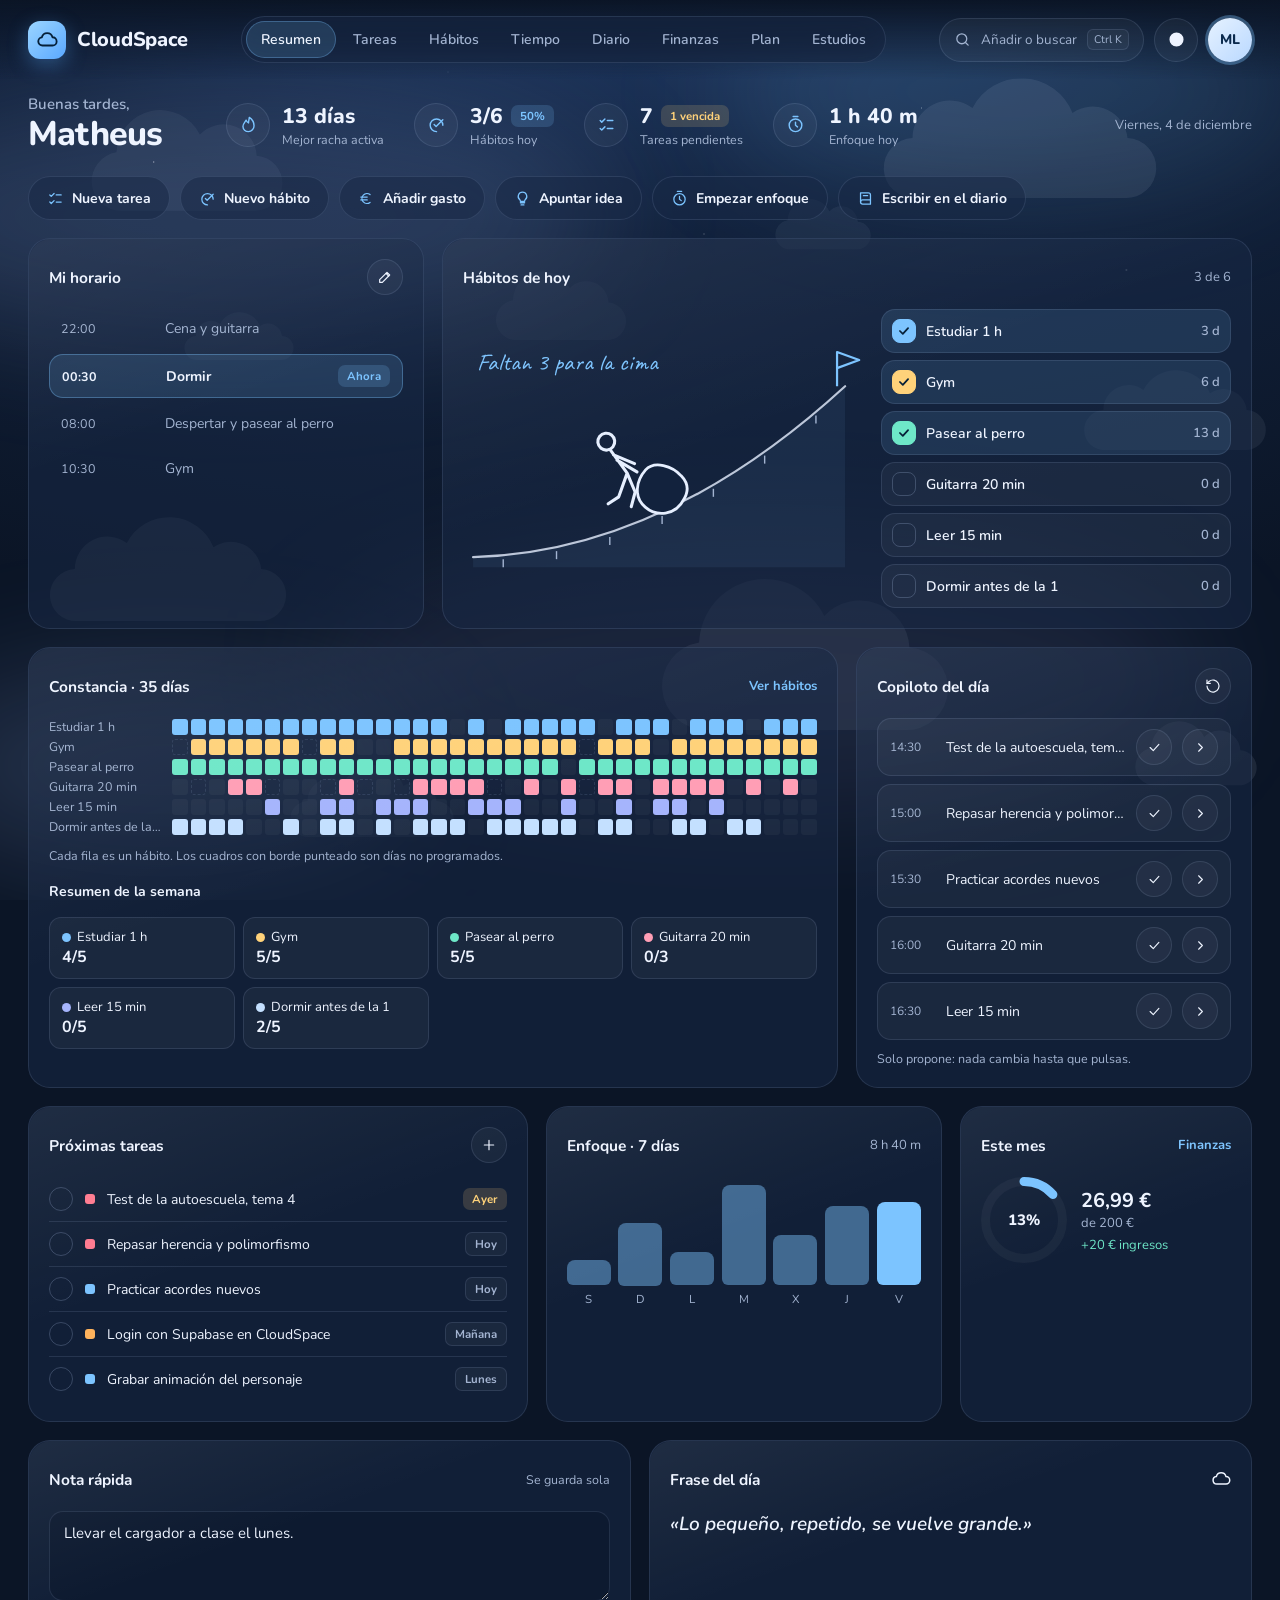
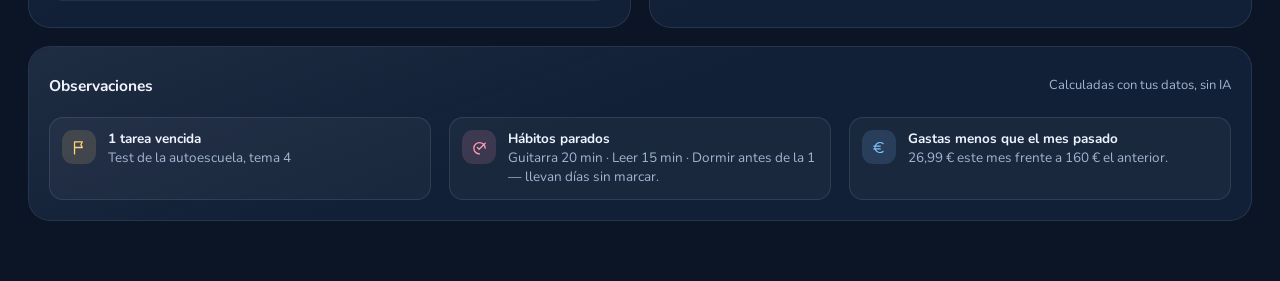
<file: prototipo/index.html>
<!DOCTYPE html>
<html lang="es" data-theme="dark">
<head>
<meta charset="UTF-8">
<meta name="viewport" content="width=device-width, initial-scale=1, viewport-fit=cover">
<meta name="theme-color" content="#0b1526">
<meta name="robots" content="noindex">
<title>CloudSpace — prototipo tema nube</title>
<link rel="preconnect" href="https://fonts.googleapis.com">
<link href="https://fonts.googleapis.com/css2?family=Nunito:wght@400;600;700;800&family=Newsreader:ital,wght@0,400;0,500;1,400&family=Caveat:wght@600&display=swap" rel="stylesheet">
<style>
:root{
  --bg:#0b1526; --bg2:#12223d;
  --card:rgba(24,40,70,.55); --card2:rgba(255,255,255,.04); --line:rgba(190,215,255,.12); --line2:rgba(190,215,255,.22);
  --txt:#eef4ff; --mut:#a3b4d1; --mut2:#7f91b0;
  --sky:#7cc4ff; --sky2:#4f9dff; --peri:#a5b4fc; --mint:#6ee7c8; --sun:#ffd27a; --rose:#ff9eb5; --cloud:#e6efff;
  --on-sky:#062038;
  --r:22px; --ease:cubic-bezier(.22,.9,.24,1);
  --shadow:0 20px 50px rgba(3,10,25,.45);
  --grad:linear-gradient(135deg,#9bd5ff,#5aa8ff);
}
[data-theme=light]{
  --bg:#dfeaf8; --bg2:#eef4fc;
  --card:rgba(255,255,255,.72); --card2:rgba(20,50,100,.04); --line:rgba(40,80,140,.12); --line2:rgba(40,80,140,.22);
  --txt:#13233d; --mut:#4b5f80; --mut2:#6b7f9f;
  --sky:#1f7fe0; --sky2:#1667c2; --peri:#5a63d8; --mint:#0f9b7a; --sun:#b7790a; --rose:#d43f6a; --cloud:#13233d;
  --on-sky:#ffffff; --shadow:0 20px 50px rgba(40,80,140,.18);
  --grad:linear-gradient(135deg,#3b98f0,#1f6fd1);
}
*{box-sizing:border-box;margin:0;padding:0}
html,body{min-height:100%}
body{font-family:'Nunito',system-ui,sans-serif;color:var(--txt);background:var(--bg);-webkit-font-smoothing:antialiased;overflow-x:hidden}
button,input,select,textarea{font:inherit;color:inherit}
button{cursor:pointer;background:none;border:0}
svg{display:block;flex:none}
a{color:var(--sky)}
.sr{position:absolute;width:1px;height:1px;overflow:hidden;clip:rect(0 0 0 0);white-space:nowrap}
:focus-visible{outline:2px solid var(--sky);outline-offset:2px;border-radius:10px}

/* ---------- Cielo ---------- */
.sky{position:fixed;inset:0;z-index:-1;overflow:hidden;background:radial-gradient(120% 80% at 50% -10%,#24406e 0%,var(--bg2) 45%,var(--bg) 100%)}
[data-theme=light] .sky{background:radial-gradient(120% 80% at 50% -10%,#ffffff 0%,#e7f0fb 45%,var(--bg) 100%)}
.sky .cl{position:absolute;border-radius:50%;filter:blur(60px);background:rgba(160,195,255,.16);transition:transform 2s var(--ease)}
[data-theme=light] .sky .cl{background:rgba(255,255,255,.9)}
.sky .c1{width:60vw;height:28vh;left:-12vw;top:6vh}
.sky .c2{width:46vw;height:24vh;left:52vw;top:-4vh;background:rgba(124,196,255,.14)}
.sky .c3{width:70vw;height:30vh;left:20vw;top:62vh;background:rgba(165,180,252,.10)}
.sky .c4{width:40vw;height:22vh;left:-8vw;top:78vh}
.sky svg.puffs{position:absolute;left:0;right:0;bottom:-2px;width:100%;height:auto;opacity:.10}
[data-theme=light] .sky svg.puffs{opacity:.5}
.stars{position:absolute;inset:0;background-image:radial-gradient(1.2px 1.2px at 12% 18%,#fff8,transparent),radial-gradient(1px 1px at 72% 12%,#fff7,transparent),radial-gradient(1.4px 1.4px at 88% 30%,#fff6,transparent),radial-gradient(1px 1px at 35% 8%,#fff6,transparent),radial-gradient(1px 1px at 55% 26%,#fff5,transparent)}
[data-theme=light] .stars{display:none}

/* ---------- Barra superior (PC) ---------- */
.top{position:sticky;top:0;z-index:30;display:flex;align-items:center;gap:16px;padding:16px 28px;backdrop-filter:blur(14px);-webkit-backdrop-filter:blur(14px);background:linear-gradient(var(--bg) 0%,transparent 100%)}
[data-theme=light] .top{background:linear-gradient(rgba(223,234,248,.9),transparent)}
.logo{display:flex;align-items:center;gap:11px;font-weight:800;font-size:20px;letter-spacing:-.3px;white-space:nowrap}
.logo .mk{width:38px;height:38px;border-radius:12px;background:var(--grad);display:grid;place-items:center;color:var(--on-sky);box-shadow:0 6px 20px rgba(90,168,255,.35)}
.nav{position:relative;display:flex;gap:2px;padding:4px;border-radius:999px;background:var(--card);border:1px solid var(--line);margin:0 auto;backdrop-filter:blur(16px)}
.nav a{position:relative;z-index:1;padding:9px 15px;border-radius:999px;font-size:14px;font-weight:600;color:var(--mut);text-decoration:none;white-space:nowrap;transition:color .25s}
.nav a:hover{color:var(--txt)}
.nav a.on{color:var(--txt)}
.nav .ind{position:absolute;top:4px;bottom:4px;border-radius:999px;background:rgba(124,196,255,.16);border:1px solid rgba(124,196,255,.3);transition:left .5s var(--ease),width .5s var(--ease)}
.tools{display:flex;gap:10px;align-items:center}
.ibtn{width:44px;height:44px;border-radius:50%;border:1px solid var(--line);background:var(--card2);display:grid;place-items:center;color:var(--txt);transition:background .2s,border-color .2s;position:relative;flex:none}
.ibtn:hover{background:rgba(124,196,255,.12);border-color:var(--line2)}
.ibtn.sm{width:36px;height:36px}
.qk{display:flex;align-items:center;gap:10px;height:44px;padding:0 14px;border-radius:999px;border:1px solid var(--line);background:var(--card2);color:var(--mut);font-size:13.5px;white-space:nowrap}
.qk kbd{font:inherit;font-size:11px;padding:2px 6px;border-radius:6px;background:var(--card2);border:1px solid var(--line)}
.ava{width:44px;height:44px;border-radius:50%;background:linear-gradient(135deg,#e6f2ff,#b9d8ff);color:#0b2a4d;display:grid;place-items:center;font-weight:800;font-size:14px;box-shadow:0 0 0 3px rgba(124,196,255,.35)}

/* ---------- Barra inferior (móvil) ---------- */
.mnav{display:none}
.fab{display:none}

/* ---------- Página ---------- */
main{max-width:1380px;margin:0 auto;padding:8px 28px 60px}
.view{animation:inBlur .55s var(--ease) both}
.view.out{animation:outBlur .2s ease forwards}
@keyframes inBlur{from{opacity:0;filter:blur(12px);transform:translateY(8px)}to{opacity:1;filter:none;transform:none}}
@keyframes outBlur{to{opacity:0;filter:blur(12px);transform:translateY(-4px)}}
.stg>*{animation:inBlur .6s var(--ease) both}
.stg>*:nth-child(2){animation-delay:.04s}.stg>*:nth-child(3){animation-delay:.08s}.stg>*:nth-child(4){animation-delay:.12s}.stg>*:nth-child(5){animation-delay:.16s}.stg>*:nth-child(6){animation-delay:.2s}.stg>*:nth-child(n+7){animation-delay:.24s}
.head{display:flex;align-items:center;gap:28px;flex-wrap:wrap;margin:10px 0 24px}
.head h1{font-size:34px;line-height:1.05;font-weight:800;letter-spacing:-.8px;min-width:170px}
.head h1 small{display:block;font-size:15px;font-weight:600;color:var(--mut);letter-spacing:0;margin-bottom:4px}
.kpis{display:flex;gap:30px;flex-wrap:wrap;flex:1}
.kpi{display:flex;align-items:center;gap:12px}
.kpi .ic{width:44px;height:44px;border-radius:50%;border:1px solid var(--line);background:var(--card2);display:grid;place-items:center;color:var(--sky)}
.kpi b{font-size:21px;font-weight:800;display:flex;align-items:center;gap:8px;white-space:nowrap}
.kpi span.l{display:block;font-size:12.5px;color:var(--mut);margin-top:1px}
.tag{font-size:11.5px;font-weight:700;padding:3px 9px;border-radius:7px;white-space:nowrap}
.t-sky{background:rgba(124,196,255,.18);color:var(--sky)} .t-mint{background:rgba(110,231,200,.16);color:var(--mint)} .t-sun{background:rgba(255,210,122,.16);color:var(--sun)} .t-rose{background:rgba(255,158,181,.16);color:var(--rose)} .t-peri{background:rgba(165,180,252,.16);color:var(--peri)} .t-mut{background:var(--card2);color:var(--mut);border:1px solid var(--line)}
.card{background:var(--card);border:1px solid var(--line);border-radius:var(--r);padding:20px;backdrop-filter:blur(22px);-webkit-backdrop-filter:blur(22px);position:relative;min-width:0}
.card::before{content:"";position:absolute;inset:0;border-radius:inherit;pointer-events:none;background:linear-gradient(160deg,rgba(255,255,255,.06),transparent 45%)}
.ch{display:flex;align-items:center;justify-content:space-between;gap:10px;margin-bottom:14px;min-height:36px}
.ch h2{font-size:15.5px;font-weight:700}
.ch .r{display:flex;align-items:center;gap:8px;color:var(--mut);font-size:13px}
.grid{display:grid;gap:18px}
.g2{grid-template-columns:repeat(auto-fit,minmax(min(100%,460px),1fr))}
.g3{grid-template-columns:repeat(auto-fit,minmax(min(100%,330px),1fr))}
.big{font-size:32px;font-weight:800;letter-spacing:-.8px;display:flex;align-items:baseline;gap:10px;flex-wrap:wrap}
.big small{font-size:13px;color:var(--mut);font-weight:600;letter-spacing:0}
.mut{color:var(--mut)} .sm{font-size:13px}
.row{display:flex;align-items:center;gap:10px}
.sp{flex:1}
.empty{padding:28px 10px;text-align:center;color:var(--mut);font-size:14px}
.empty svg{margin:0 auto 10px;opacity:.6}

/* ---------- Botones y campos ---------- */
.btn{display:inline-flex;align-items:center;justify-content:center;gap:8px;min-height:44px;padding:0 18px;border-radius:999px;font-weight:700;font-size:14px;white-space:nowrap;transition:transform .15s,box-shadow .2s,background .2s}
.btn.pri{background:var(--grad);color:var(--on-sky);box-shadow:0 8px 22px rgba(79,157,255,.3)}
.btn.pri:hover{transform:translateY(-1px);box-shadow:0 10px 28px rgba(79,157,255,.4)}
.btn.gh{border:1px solid var(--line);background:var(--card2)}
.btn.gh:hover{border-color:var(--line2);background:rgba(124,196,255,.08)}
.btn.dan{background:rgba(255,120,140,.14);color:var(--rose);border:1px solid rgba(255,120,140,.3)}
.btn.sm{min-height:36px;padding:0 13px;font-size:13px}
.seg{display:inline-flex;padding:3px;border-radius:999px;background:var(--card2);border:1px solid var(--line)}
.seg button{padding:7px 13px;border-radius:999px;font-size:13px;font-weight:700;color:var(--mut);white-space:nowrap;min-height:34px}
.seg button.on{background:rgba(124,196,255,.18);color:var(--txt)}
.chip{display:inline-flex;align-items:center;gap:7px;min-height:36px;padding:0 13px;border-radius:999px;border:1px solid var(--line);background:var(--card2);font-size:13px;font-weight:600;white-space:nowrap;transition:.2s}
.chip.on{background:rgba(124,196,255,.16);border-color:rgba(124,196,255,.45)}
.chip .n{font-size:11.5px;color:var(--mut)}
.dot{width:9px;height:9px;border-radius:50%;flex:none;display:inline-block}
.fld{display:flex;flex-direction:column;gap:6px;min-width:0}
.fld>span{font-size:12.5px;font-weight:700;color:var(--mut)}
.inp{width:100%;min-height:44px;padding:10px 14px;border-radius:14px;border:1px solid var(--line);background:rgba(0,10,30,.22);outline:0;font-size:15px;transition:border-color .2s,background .2s}
[data-theme=light] .inp{background:#fff}
.inp:focus{border-color:var(--sky);background:rgba(0,10,30,.3)}
.inp::placeholder{color:var(--mut2)}
textarea.inp{resize:vertical;min-height:90px;line-height:1.5}
select.inp{appearance:none;background-image:linear-gradient(45deg,transparent 50%,var(--mut) 50%),linear-gradient(135deg,var(--mut) 50%,transparent 50%);background-position:calc(100% - 18px) 50%,calc(100% - 13px) 50%;background-size:5px 5px;background-repeat:no-repeat;padding-right:34px}
select.inp option{background:#132440;color:#eef4ff}
.search{display:flex;align-items:center;gap:10px;min-height:44px;padding:0 14px;border-radius:999px;border:1px solid var(--line);background:var(--card2);color:var(--mut);min-width:0}
.search input{flex:1;min-width:0;background:none;border:0;outline:0;font-size:14px;color:var(--txt)}
.search input::placeholder{color:var(--mut2)}
.check{width:24px;height:24px;border-radius:8px;border:1.8px solid var(--line2);display:grid;place-items:center;flex:none;color:var(--on-sky);transition:.2s}
.check.on{background:var(--sky);border-color:var(--sky)}
.check.round{border-radius:50%}
.bar{height:6px;border-radius:6px;background:var(--card2);overflow:hidden;border:1px solid var(--line)}
.bar>i{display:block;height:100%;border-radius:6px;background:var(--sky);transform-origin:left;animation:grow .9s var(--ease) both}
@keyframes grow{from{transform:scaleX(0)}to{transform:scaleX(1)}}
@keyframes growY{from{transform:scaleY(0)}to{transform:scaleY(1)}}

/* ---------- Ventanas (diálogos) ---------- */
.ovl{position:fixed;inset:0;z-index:60;background:rgba(4,12,28,.55);backdrop-filter:blur(6px);display:grid;place-items:center;padding:24px;animation:fade .2s ease}
[data-theme=light] .ovl{background:rgba(40,70,120,.25)}
@keyframes fade{from{opacity:0}}
.dlg{width:min(560px,100%);max-height:calc(100vh - 48px);overflow:auto;background:linear-gradient(180deg,rgba(30,50,86,.96),rgba(18,32,58,.97));border:1px solid var(--line2);border-radius:26px;box-shadow:var(--shadow);animation:pop .35s var(--ease)}
[data-theme=light] .dlg{background:linear-gradient(180deg,#fff,#f3f8ff)}
.dlg.wide{width:min(760px,100%)}
@keyframes pop{from{opacity:0;transform:translateY(14px) scale(.98)}}
.dlg-h{display:flex;align-items:center;gap:12px;padding:20px 22px 6px;position:sticky;top:0;background:inherit;z-index:2}
.dlg-h h3{font-size:19px;font-weight:800;flex:1}
.dlg-h .ic{width:40px;height:40px;border-radius:13px;display:grid;place-items:center;background:rgba(124,196,255,.15);color:var(--sky)}
.dlg-b{padding:14px 22px 6px;display:flex;flex-direction:column;gap:14px}
.dlg-f{display:flex;gap:10px;justify-content:flex-end;padding:16px 22px 22px;position:sticky;bottom:0;background:inherit;flex-wrap:wrap}
.dlg-f .left{margin-right:auto}
.frow{display:grid;grid-template-columns:repeat(2,minmax(0,1fr));gap:12px}
.frow3{display:grid;grid-template-columns:repeat(3,minmax(0,1fr));gap:12px}
.opts{display:flex;gap:8px;flex-wrap:wrap}
.opt{min-height:40px;padding:0 14px;border-radius:12px;border:1px solid var(--line);background:var(--card2);font-size:13.5px;font-weight:700;display:inline-flex;align-items:center;gap:8px}
.opt.on{border-color:var(--sky);background:rgba(124,196,255,.16)}
.swatch{width:34px;height:34px;border-radius:50%;border:3px solid transparent;box-shadow:0 0 0 1px var(--line2)}
.swatch.on{border-color:var(--txt)}
.err{color:var(--rose);font-size:13px;font-weight:600;min-height:0}
.hint{font-size:12.5px;color:var(--mut)}
.steps-l{display:flex;flex-direction:column;gap:8px}
.step-r{display:flex;gap:8px;align-items:center}

/* menú contextual */
.menu{position:fixed;z-index:70;min-width:200px;padding:6px;border-radius:16px;background:rgba(22,38,68,.98);border:1px solid var(--line2);box-shadow:var(--shadow);animation:pop .2s var(--ease)}
[data-theme=light] .menu{background:#fff}
.menu button{display:flex;align-items:center;gap:10px;width:100%;min-height:42px;padding:0 12px;border-radius:10px;font-size:14px;font-weight:600;text-align:left}
.menu button:hover{background:rgba(124,196,255,.12)}
.menu button.dan{color:var(--rose)}
.menu hr{border:0;border-top:1px solid var(--line);margin:4px 6px}

/* aviso */
.toast{position:fixed;left:50%;bottom:28px;z-index:80;transform:translate(-50%,16px);opacity:0;display:flex;align-items:center;gap:12px;padding:12px 16px 12px 18px;border-radius:999px;background:rgba(20,36,64,.96);border:1px solid var(--line2);box-shadow:var(--shadow);font-size:14px;font-weight:600;transition:.35s var(--ease);pointer-events:none;max-width:calc(100vw - 32px)}
[data-theme=light] .toast{background:#fff}
.toast.on{opacity:1;transform:translate(-50%,0);pointer-events:auto}
.toast button{color:var(--sky);font-weight:800;min-height:32px;padding:0 6px}

/* paleta Ctrl+K */
.pal{width:min(620px,100%);align-self:start;margin-top:10vh}
.pal .pin{display:flex;align-items:center;gap:12px;padding:16px 20px;border-bottom:1px solid var(--line)}
.pal .pin input{flex:1;background:none;border:0;outline:0;font-size:17px;color:var(--txt);min-width:0}
.pal .parse{display:flex;gap:6px;flex-wrap:wrap;padding:10px 20px 0}
.pal .pl{padding:8px;max-height:46vh;overflow:auto}
.pal .pl button{display:flex;align-items:center;gap:12px;width:100%;min-height:46px;padding:0 12px;border-radius:12px;font-size:14.5px;font-weight:600;text-align:left}
.pal .pl button.sel,.pal .pl button:hover{background:rgba(124,196,255,.12)}
.pal .pl .gt{font-size:11.5px;font-weight:800;color:var(--mut2);letter-spacing:.06em;text-transform:uppercase;padding:10px 12px 4px}

/* hoja "Más" (móvil) */
.sheet-grid{display:grid;grid-template-columns:repeat(3,minmax(0,1fr));gap:10px}
.sheet-grid a{display:flex;flex-direction:column;align-items:center;gap:8px;padding:16px 8px;border-radius:18px;background:var(--card2);border:1px solid var(--line);text-decoration:none;color:var(--txt);font-size:13px;font-weight:700}
.sheet-grid a .ic{width:44px;height:44px;border-radius:14px;display:grid;place-items:center;background:rgba(124,196,255,.14);color:var(--sky)}

/* ---------- Resumen ---------- */
.qa{display:flex;gap:10px;flex-wrap:wrap;margin-bottom:18px}
.qa .btn{background:var(--card);border:1px solid var(--line);backdrop-filter:blur(16px)}
.qa .btn svg{color:var(--sky)}
.dash{display:grid;grid-template-columns:repeat(12,minmax(0,1fr));gap:18px}
.s4{grid-column:span 4}.s5{grid-column:span 5}.s6{grid-column:span 6}.s7{grid-column:span 7}.s8{grid-column:span 8}.s12{grid-column:span 12}
.stage{display:flex;flex-direction:column;gap:6px}
.stage .st{display:flex;align-items:center;gap:12px;padding:10px 12px;border-radius:14px;font-size:14px;color:var(--mut)}
.stage .st.now{background:rgba(124,196,255,.14);border:1px solid rgba(124,196,255,.35);color:var(--txt);font-weight:700}
.stage .st time{font-size:12.5px;width:92px;flex:none}
.cmap{display:grid;grid-template-columns:120px repeat(35,minmax(0,1fr));gap:3px;align-items:center}
.cmap .hn{font-size:12.5px;color:var(--mut);white-space:nowrap;overflow:hidden;text-overflow:ellipsis;padding-right:8px}
.cmap i{aspect-ratio:1;border-radius:3px;background:var(--card2);display:block}
.cmap i.d{opacity:1}
.cmap i.ns{background:transparent;border:1px dashed var(--line)}
.tline{display:flex;align-items:center;gap:12px;padding:10px 0;border-bottom:1px solid var(--line);font-size:14px;min-width:0}
.tline:last-child{border-bottom:0}
.tline .tt{flex:1;min-width:0;white-space:nowrap;overflow:hidden;text-overflow:ellipsis}
.tline.done .tt{text-decoration:line-through;color:var(--mut)}
.quote{font-size:19px;line-height:1.45;font-weight:600;font-style:italic}
.cop{display:flex;flex-direction:column;gap:8px}
.cop .ci{display:flex;align-items:center;gap:10px;padding:10px 12px;border-radius:14px;background:var(--card2);border:1px solid var(--line);font-size:14px}
.cop .ci time{font-size:12px;color:var(--mut);width:46px;flex:none}
.cop .ci.ok{opacity:.55}
.cop .ci.ok .tx{text-decoration:line-through}
.obs{display:flex;gap:12px;padding:12px;border-radius:14px;background:var(--card2);border:1px solid var(--line);font-size:13.5px;line-height:1.4}
.obs .ic{width:34px;height:34px;border-radius:11px;display:grid;place-items:center;flex:none}
.wbars{display:flex;align-items:flex-end;gap:8px;height:130px}
.wbars .wb{flex:1;display:flex;flex-direction:column;justify-content:flex-end;align-items:stretch;gap:6px;height:100%}
.wbars .wb i{display:block;border-radius:8px 8px 6px 6px;background:var(--sky);transform-origin:bottom;animation:growY .9s var(--ease) both}
.wbars .wb span{font-size:11.5px;color:var(--mut);text-align:center}

/* ---------- Tareas ---------- */
.tlay{display:grid;grid-template-columns:230px minmax(0,1fr);gap:18px;align-items:start}
.tside{display:flex;flex-direction:column;gap:2px;position:sticky;top:90px}
.tside .gt{font-size:11.5px;font-weight:800;color:var(--mut2);letter-spacing:.06em;text-transform:uppercase;padding:14px 12px 6px}
.tside button{display:flex;align-items:center;gap:10px;min-height:42px;padding:0 12px;border-radius:12px;font-size:14px;font-weight:600;color:var(--mut);text-align:left}
.tside button:hover{background:var(--card2);color:var(--txt)}
.tside button.on{background:rgba(124,196,255,.14);color:var(--txt)}
.tside button .n{margin-left:auto;font-size:12px;color:var(--mut2)}
.tbar{display:flex;gap:10px;align-items:center;flex-wrap:wrap;margin-bottom:16px}
.tbar .search{flex:1 1 220px}
.trow{display:flex;align-items:center;gap:12px;padding:12px 14px;border-radius:16px;background:var(--card);border:1px solid var(--line);margin-bottom:8px;backdrop-filter:blur(16px);transition:border-color .2s,transform .2s}
.trow:hover{border-color:var(--line2)}
.trow .tb{flex:1;min-width:0}
.trow .tt{font-size:15px;font-weight:700;white-space:nowrap;overflow:hidden;text-overflow:ellipsis}
.trow.done .tt{text-decoration:line-through;color:var(--mut)}
.meta{display:flex;gap:8px;flex-wrap:wrap;margin-top:5px;font-size:12px;color:var(--mut)}
.meta span{display:inline-flex;align-items:center;gap:4px}
.pflag{width:10px;height:10px;border-radius:3px;flex:none}
.p1{background:#ff7a8f}.p2{background:#ffb35c}.p3{background:#7cc4ff}.p4{background:#7f91b0}
.tgrid{display:grid;grid-template-columns:repeat(auto-fill,minmax(min(100%,250px),1fr));gap:12px}
.tcard{display:flex;flex-direction:column;gap:10px;padding:16px;border-radius:18px;background:var(--card);border:1px solid var(--line);min-height:150px;backdrop-filter:blur(16px)}
.tcard .tt{font-size:15.5px;font-weight:700;line-height:1.3}
.board{display:grid;grid-template-columns:repeat(4,minmax(240px,1fr));gap:14px;align-items:start;overflow-x:auto;padding-bottom:6px}
.col{border-radius:20px;background:rgba(10,22,44,.3);border:1px solid var(--line);padding:10px;min-height:200px;transition:background .2s,border-color .2s}
[data-theme=light] .col{background:rgba(255,255,255,.45)}
.col.over{border-color:var(--sky);background:rgba(124,196,255,.08)}
.col-h{display:flex;align-items:center;gap:8px;padding:6px 6px 12px;font-size:14.5px;font-weight:800}
.col-h .n{font-size:12px;color:var(--mut);background:var(--card2);padding:1px 8px;border-radius:6px;font-weight:700}
.col-h .ibtn{margin-left:auto}
.kcard{padding:13px;border-radius:16px;background:var(--card);border:1px solid var(--line);margin-bottom:10px;cursor:grab;backdrop-filter:blur(16px)}
.kcard.drag{opacity:.4}
.kcard .tt{font-size:14.5px;font-weight:700;line-height:1.3;margin:2px 0 8px}
.col.fold .kcard{display:none}

/* ---------- Hábitos ---------- */
.hlay{display:grid;grid-template-columns:minmax(0,1fr) 370px;gap:18px;align-items:start}
.hgrid{display:grid;grid-template-columns:repeat(auto-fill,minmax(min(100%,290px),1fr));gap:14px}
.hcard{display:flex;flex-direction:column;gap:14px;padding:18px;border-radius:22px;background:var(--card);border:1.5px solid var(--line);backdrop-filter:blur(18px);transition:border-color .25s}
.hcard.sel{border-color:var(--hc)}
.hic{width:44px;height:44px;border-radius:14px;display:grid;place-items:center;flex:none}
.hweek{display:grid;grid-template-columns:repeat(7,minmax(0,1fr));gap:4px;text-align:center}
.hweek button{display:flex;flex-direction:column;align-items:center;gap:5px;font-size:11px;color:var(--mut);min-height:44px;justify-content:center}
.hweek button i{width:26px;height:26px;border-radius:50%;border:1.6px solid var(--line2);display:block}
.hweek button.ns i{border-style:dashed;opacity:.5}
.cal35{display:grid;grid-template-columns:repeat(7,minmax(0,1fr));gap:5px}
.cal35 button{aspect-ratio:1;border-radius:10px;font-size:12px;font-weight:700;color:var(--mut);background:var(--card2);border:1.5px solid transparent;display:grid;place-items:center}
.cal35 button.today{border-color:var(--txt)}
.cal35 .wd{font-size:11px;color:var(--mut2);text-align:center;font-weight:700}
.stats4{display:grid;grid-template-columns:repeat(2,minmax(0,1fr));gap:10px}
.stats4>div{padding:12px;border-radius:14px;background:var(--card2);border:1px solid var(--line)}
.stats4 b{display:block;font-size:20px;font-weight:800}
.stats4 span{font-size:12px;color:var(--mut)}

/* ---------- Tiempo ---------- */
.tlay2{display:grid;grid-template-columns:minmax(0,1fr) 380px;gap:18px;align-items:start}
.ringw{position:relative;width:300px;height:300px;margin:6px auto}
.ringw .c{position:absolute;inset:0;display:flex;flex-direction:column;align-items:center;justify-content:center;gap:6px;text-align:center}
.clock{font-size:64px;font-weight:800;letter-spacing:-2px;font-variant-numeric:tabular-nums;line-height:1}
.blocks{display:flex;gap:4px}
.blocks>div{display:flex;flex-direction:column;gap:6px;min-width:0}
.blocks .bb{height:9px;border-radius:5px;background:var(--card2);overflow:hidden;border:1px solid var(--line)}
.blocks .bb i{display:block;height:100%}
.blocks span{font-size:11.5px;color:var(--mut);white-space:nowrap;overflow:hidden;text-overflow:ellipsis}
.ctrl{display:flex;justify-content:center;align-items:center;gap:16px}
.play{width:84px;height:84px;border-radius:50%;background:var(--grad);color:var(--on-sky);display:grid;place-items:center;box-shadow:0 12px 34px rgba(79,157,255,.4)}
.hist{display:flex;align-items:center;gap:12px;padding:11px 0;border-bottom:1px solid var(--line);font-size:14px}
.hist:last-child{border-bottom:0}

/* ---------- Diario ---------- */
.jtabs{margin-bottom:18px}
.jlay{display:grid;grid-template-columns:minmax(0,1fr) 320px;gap:18px;align-items:start}
.paper{font-family:'Newsreader',Georgia,serif;font-size:19px;line-height:1.75;min-height:340px;background-image:repeating-linear-gradient(transparent 0 32px,var(--line) 32px 33px);background-attachment:local;padding:6px 4px}
.mcal{display:grid;grid-template-columns:repeat(7,minmax(0,1fr));gap:6px}
.mcal button{aspect-ratio:1.1;border-radius:12px;background:var(--card2);border:1.5px solid transparent;font-size:13px;font-weight:700;color:var(--mut);display:flex;flex-direction:column;align-items:center;justify-content:center;gap:3px}
.mcal button.has{color:var(--txt)}
.mcal button.sel{border-color:var(--sky)}
.mcal button i{width:6px;height:6px;border-radius:50%;display:block}
.idea{display:flex;flex-direction:column;gap:10px;padding:16px;border-radius:18px;background:var(--card);border:1px solid var(--line);backdrop-filter:blur(16px)}
.idea p{font-size:15px;line-height:1.45}
.mood{display:flex;gap:8px;flex-wrap:wrap}

/* ---------- Finanzas ---------- */
.mov{display:flex;align-items:center;gap:12px;padding:11px 0;border-bottom:1px solid var(--line);font-size:14px;min-width:0}
.mov:last-child{border-bottom:0}
.mov .mi{width:38px;height:38px;border-radius:12px;display:grid;place-items:center;flex:none;background:var(--card2);border:1px solid var(--line)}
.mov .mt{flex:1;min-width:0}
.mov .mt b{display:block;font-weight:700;white-space:nowrap;overflow:hidden;text-overflow:ellipsis}
.mov .mt span{font-size:12px;color:var(--mut)}
.amt{font-weight:800;white-space:nowrap;font-variant-numeric:tabular-nums}
.amt.in{color:var(--mint)}
.goal{display:flex;flex-direction:column;gap:14px;padding:16px;border-radius:18px;background:var(--card2);border:1px solid var(--line)}
.sub{display:flex;align-items:center;gap:12px;padding:12px;border-radius:14px;background:var(--card2);border:1px solid var(--line)}
.fbars{display:flex;align-items:flex-end;gap:8px;height:170px;position:relative;padding-top:10px}
.fbars .fb{flex:1;display:flex;flex-direction:column;justify-content:flex-end;gap:6px;height:100%;min-width:0}
.fbars .fb .pair{display:flex;gap:3px;align-items:flex-end;justify-content:center;flex:1}
.fbars .fb .pair i{display:block;width:44%;max-width:22px;border-radius:6px 6px 4px 4px;transform-origin:bottom;animation:growY .9s var(--ease) both}
.fbars .fb span{font-size:11.5px;color:var(--mut);text-align:center}
.concl{display:flex;flex-direction:column;gap:8px}
.concl div{display:flex;gap:10px;font-size:13.5px;line-height:1.4;color:var(--mut)}
.concl div b{color:var(--txt)}

/* ---------- Plan / Estudios ---------- */
.obj{padding:18px;border-radius:22px;background:var(--card);border:1px solid var(--line);backdrop-filter:blur(18px);display:flex;flex-direction:column;gap:14px}
.mile{display:flex;align-items:center;gap:12px;padding:10px 12px;border-radius:14px;background:var(--card2);border:1px solid var(--line);font-size:14px}
.mile.ok .tx{text-decoration:line-through;color:var(--mut)}
.subj{display:flex;flex-direction:column;gap:10px;padding:18px;border-radius:22px;border:1.5px solid var(--line);min-height:180px;text-align:left;color:var(--txt)}
.subj.sel{border-color:var(--txt)}
.tl{position:relative;min-width:760px;height:130px}
.tl .ln{position:absolute;left:0;right:0;top:30px;height:2px;background:var(--line2)}

/* ---------- Preferencias / Login ---------- */
.pref{display:flex;align-items:center;gap:14px;padding:14px 0;border-bottom:1px solid var(--line)}
.pref:last-child{border-bottom:0}
.pref .tx{flex:1;min-width:0}
.pref .tx b{display:block;font-size:15px}
.pref .tx span{font-size:13px;color:var(--mut)}
.sw{width:50px;height:30px;border-radius:999px;background:var(--card2);border:1px solid var(--line2);position:relative;transition:.25s;flex:none}
.sw::after{content:"";position:absolute;top:3px;left:3px;width:22px;height:22px;border-radius:50%;background:var(--mut);transition:.25s var(--ease)}
.sw.on{background:var(--sky);border-color:var(--sky)}
.sw.on::after{left:23px;background:var(--on-sky)}
.login{min-height:100vh;display:grid;place-items:center;padding:24px}
.lcard{width:min(420px,100%);padding:32px 28px;border-radius:30px;background:var(--card);border:1px solid var(--line2);backdrop-filter:blur(26px);box-shadow:var(--shadow);display:flex;flex-direction:column;gap:14px}
.lcard .logo{justify-content:center;font-size:24px;margin-bottom:4px}
.lcard h1{font-size:26px;font-weight:800;text-align:center}
.lcard p.sub2{text-align:center;color:var(--mut);font-size:14px;margin-top:-6px}
.pw{position:relative}
.pw .ibtn{position:absolute;right:4px;top:50%;transform:translateY(-50%);border:0;background:none;width:40px;height:40px}
.or{display:flex;align-items:center;gap:12px;color:var(--mut2);font-size:12.5px}
.or::before,.or::after{content:"";flex:1;border-top:1px solid var(--line)}

/* ---------- Adaptación ---------- */
@media (max-width:1180px){
  .nav a{padding:9px 11px;font-size:13.5px}
  .qk span.t,.qk kbd{display:none}
  .s4,.s5,.s6,.s7,.s8{grid-column:span 12}
  .hlay,.tlay2,.jlay{grid-template-columns:1fr}
}
@media (max-width:1000px){
  .s4{grid-column:span 6}
}
@media (max-width:820px){
  .top{padding:12px 16px}
  .nav,.qk{display:none}
  .tools{margin-left:auto}
  main{padding:4px 16px 120px}
  .head{gap:16px;margin:6px 0 18px}
  .head h1{font-size:28px;min-width:0;width:100%}
  .kpis{gap:12px 22px}
  .kpi .ic{display:none}
  .kpi b{font-size:18px}
  .dash{grid-template-columns:1fr}
  .s4,.s5,.s6,.s7,.s8,.s12{grid-column:auto}
  .card{padding:16px;border-radius:20px}
  .tlay{grid-template-columns:1fr}
  .tside{position:static;flex-direction:row;overflow-x:auto;gap:6px;padding-bottom:4px;scrollbar-width:none}
  .tside .gt{display:none}
  .tside button{flex:none;border:1px solid var(--line);background:var(--card2);border-radius:999px;min-height:38px}
  .board{grid-template-columns:repeat(4,82vw);scroll-snap-type:x mandatory}
  .board .col{scroll-snap-align:start}
  .cmap{grid-template-columns:84px repeat(35,minmax(0,1fr));gap:2px}
  .ringw{width:250px;height:250px}
  .clock{font-size:52px}
  .frow,.frow3{grid-template-columns:1fr}
  .qa{flex-wrap:nowrap;overflow-x:auto;scrollbar-width:none;margin:0 -16px 16px;padding:0 16px}
  .qa .btn{flex:none}
  /* barra inferior */
  .mnav{display:flex;position:fixed;left:12px;right:12px;bottom:12px;z-index:40;justify-content:space-around;align-items:center;padding:6px;border-radius:24px;background:rgba(16,30,56,.82);border:1px solid var(--line2);backdrop-filter:blur(22px);-webkit-backdrop-filter:blur(22px);box-shadow:var(--shadow);padding-bottom:max(6px,env(safe-area-inset-bottom))}
  [data-theme=light] .mnav{background:rgba(255,255,255,.88)}
  .mnav a,.mnav button{flex:1;display:flex;flex-direction:column;align-items:center;justify-content:center;gap:3px;min-height:54px;border-radius:18px;font-size:11px;font-weight:700;color:var(--mut);text-decoration:none;transition:.25s}
  .mnav .on{color:var(--txt);background:rgba(124,196,255,.16)}
  .mnav .on svg{color:var(--sky)}
  .fab{display:grid;place-items:center;position:fixed;right:20px;bottom:92px;z-index:41;width:58px;height:58px;border-radius:20px;background:var(--grad);color:var(--on-sky);box-shadow:0 12px 30px rgba(79,157,255,.45)}
  /* ventanas como hoja inferior */
  .ovl{place-items:end center;padding:0}
  .dlg,.dlg.wide{width:100%;max-height:92vh;border-radius:26px 26px 0 0;animation:sheet .35s var(--ease)}
  .dlg::before{content:"";display:block;width:44px;height:5px;border-radius:5px;background:var(--line2);margin:10px auto 0}
  .pal{margin-top:0;align-self:end}
  .toast{bottom:96px}
}
@keyframes sheet{from{transform:translateY(40px);opacity:0}}
@media (prefers-reduced-motion:reduce){*,*::before,*::after{animation-duration:.01ms!important;transition-duration:.01ms!important}}
.s3{grid-column:span 3}
@media (max-width:1180px){.s3{grid-column:span 6}}
@media (max-width:820px){.s3{grid-column:auto}}
.view.noanim,.view.noanim .stg>*,.view.noanim .bar>i,.view.noanim .wbars .wb i,.view.noanim .fbars .fb .pair i{animation:none!important}
body.is-login .top,body.is-login .mnav,body.is-login .fab{display:none!important}
body.is-login main{padding:0;max-width:none}
@media (max-width:820px){.sisy{grid-template-columns:1fr!important}}
main:focus,main:focus-visible{outline:none}
.jlay>*,.hlay>*,.tlay2>*,.tlay>*,.dash>*,.grid>*{min-width:0}
.ch{flex-wrap:wrap}
.seg{max-width:100%;overflow-x:auto;scrollbar-width:none}
.seg button{flex:none}
.wsum{display:grid;grid-template-columns:repeat(auto-fill,minmax(150px,1fr));gap:8px;margin-top:16px}
.wsum div{padding:10px 12px;border-radius:12px;background:var(--card2);border:1px solid var(--line);font-size:13px}
.wsum b{display:block;font-size:16px}
.ringw svg{width:100%;height:100%}
.head .date{white-space:nowrap}
@media (max-width:820px){.head .date{display:none}.blocks span{display:none}.blocks span.cur{display:block;overflow:visible}}

/* ===== Barra inferior del móvil v2 ===== */
@media (max-width:820px){
  .fab{display:none!important}
  .mnav{display:grid;grid-template-columns:repeat(5,minmax(0,1fr));align-items:center;left:12px;right:12px;bottom:max(12px,env(safe-area-inset-bottom));padding:6px;border-radius:26px;gap:2px;transition:transform .35s var(--ease),opacity .3s}
  .mnav a,.mnav #moreBtn{position:relative;z-index:1;min-height:56px;border-radius:20px;gap:4px;font-size:11px;letter-spacing:.1px;-webkit-tap-highlight-color:transparent}
  .mnav a span,.mnav #moreBtn span{max-width:100%;overflow:hidden;text-overflow:ellipsis;white-space:nowrap;padding:0 2px}
  .mnav .on{background:transparent!important;color:var(--txt)}
  .mnav a svg,.mnav #moreBtn svg{transition:transform .35s var(--ease)}
  .mnav .on svg{transform:translateY(-1px) scale(1.08);color:var(--sky)}
  .mnav a:active svg,.mnav #moreBtn:active svg{transform:scale(.88)}
  .mind{position:absolute;top:6px;bottom:6px;left:0;width:0;border-radius:20px;background:rgba(124,196,255,.16);border:1px solid rgba(124,196,255,.32);transition:left .45s var(--ease),width .45s var(--ease),opacity .2s;pointer-events:none}
  .madd{justify-self:center;width:56px;height:56px;border-radius:20px;background:var(--grad);color:var(--on-sky);display:grid;place-items:center;box-shadow:0 8px 22px rgba(79,157,255,.45),0 0 0 5px rgba(16,30,56,.9);transform:translateY(-14px);transition:transform .25s var(--ease)}
  [data-theme=light] .madd{box-shadow:0 8px 22px rgba(31,111,209,.35),0 0 0 5px rgba(255,255,255,.95)}
  .madd:active{transform:translateY(-14px) scale(.92)}
  .mbadge{position:absolute;top:6px;left:calc(50% + 6px);min-width:18px;height:18px;padding:0 5px;border-radius:9px;background:var(--rose);color:#3a0a16;font-size:10.5px;font-weight:800;display:grid;place-items:center;box-shadow:0 0 0 2px rgba(16,30,56,.95)}
  .mbadge[hidden]{display:none}
  body.nav-hide .mnav{transform:translateY(calc(100% + 24px));opacity:0}
  body.nav-hide .mini{transform:translateY(84px)}
  .mini{position:fixed;left:24px;right:24px;bottom:calc(max(12px,env(safe-area-inset-bottom)) + 76px);z-index:39;display:flex;align-items:center;gap:6px;padding:6px 6px 6px 8px;border-radius:18px;background:rgba(20,38,70,.92);border:1px solid rgba(124,196,255,.35);backdrop-filter:blur(18px);box-shadow:var(--shadow);overflow:hidden;transition:transform .35s var(--ease);animation:pop .3s var(--ease)}
  [data-theme=light] .mini{background:rgba(255,255,255,.95)}
  .mini[hidden]{display:none}
  .mini::after{content:"";position:absolute;left:0;bottom:0;height:3px;width:calc(var(--p,0) * 100%);background:var(--sky);transition:width .3s linear}
  .mini .mgo{flex:1;display:flex;align-items:center;gap:10px;min-height:40px;text-align:left;min-width:0}
  .mini .mico{width:32px;height:32px;border-radius:10px;display:grid;place-items:center;background:rgba(124,196,255,.16);color:var(--sky);flex:none}
  .mini .ml{font-size:13px;font-weight:700;color:var(--mut)}
  .mini .mt{margin-left:auto;font-weight:800;font-variant-numeric:tabular-nums;font-size:17px;padding-right:6px}
  body.has-mini main{padding-bottom:180px}
  .sheet-grid{grid-template-columns:repeat(4,minmax(0,1fr));gap:8px}
  .sheet-grid a{padding:14px 4px;font-size:12px}
  .sheet-grid a.on{border-color:rgba(124,196,255,.5);background:rgba(124,196,255,.12)}
  .toast{bottom:calc(max(12px,env(safe-area-inset-bottom)) + 84px)}
  body.has-mini .toast{bottom:calc(max(12px,env(safe-area-inset-bottom)) + 140px)}
}
@media (max-width:360px){.mnav a span,.mnav #moreBtn span{font-size:10px}.madd{width:50px;height:50px}}
@media (max-width:820px){.mnav .madd{color:var(--on-sky);flex:none;min-height:0;border-radius:20px;display:grid}.mnav .madd svg{color:var(--on-sky)}}

/* Botón central con forma de nube */
:root{--cg1:#c4e6ff;--cg2:#5aa8ff}
[data-theme=light]{--cg1:#7cc0ff;--cg2:#1f6fd1}
@media (max-width:820px){
  .mnav .madd{width:74px;height:54px;border-radius:0;background:none;box-shadow:none;position:relative;transform:translateY(-16px);display:block;justify-self:center}
  .mnav .madd .mcloud{width:100%;height:100%;overflow:visible;filter:drop-shadow(0 8px 14px rgba(79,157,255,.5)) drop-shadow(0 0 0 rgba(0,0,0,0));transition:transform .3s var(--ease)}
  .mnav .madd .mplus{position:absolute;left:50%;top:60%;transform:translate(-50%,-50%);color:var(--on-sky);display:grid}
  .mnav .madd .mplus svg{color:var(--on-sky)}
  .mnav .madd:active{transform:translateY(-16px) scale(.92)}
  .mnav .madd:active .mcloud{transform:scale(1.04,.96)}
  .mnav .madd::before{content:"";position:absolute;left:-6px;right:-6px;top:4px;bottom:-6px;border-radius:30px;background:var(--bg2);opacity:.9;z-index:-1;filter:blur(2px)}
  [data-theme=light] .mnav .madd::before{background:#fff}
  @keyframes floaty{0%,100%{transform:translateY(-16px)}50%{transform:translateY(-19px)}}
  .mnav .madd{animation:floaty 4s ease-in-out infinite}
  .mnav .madd:active{animation:none}
}
@media (prefers-reduced-motion:reduce){.mnav .madd{animation:none}}

/* ===== Tema Negro ===== */
[data-theme=black]{
  --bg:#000; --bg2:#0a0a0c;
  --card:rgba(255,255,255,.035); --card2:rgba(255,255,255,.04); --line:rgba(255,255,255,.08); --line2:rgba(255,255,255,.16);
  --txt:#f4f4f5; --mut:#a1a1aa; --mut2:#7a7a84;
  --sky:#8ccfff; --sky2:#5aa8ff; --peri:#b4bcff; --mint:#74e8cc; --sun:#ffd27a; --rose:#ff9eb5; --cloud:#e4e4e7;
  --on-sky:#04121f; --shadow:0 20px 50px rgba(0,0,0,.7);
  --grad:linear-gradient(135deg,#e8f4ff,#8ccfff);
  --cg1:#ffffff; --cg2:#9fd6ff;
}
[data-theme=black] body{background:#000}
[data-theme=black] .sky{background:radial-gradient(120% 70% at 50% -10%,#141418 0%,#060607 50%,#000 100%)}
[data-theme=black] .sky .cl{background:rgba(255,255,255,.035)}
[data-theme=black] .sky .c2{background:rgba(140,207,255,.04)}
[data-theme=black] .sky svg.puffs{opacity:.05}
[data-theme=black] .stars{opacity:.6}
[data-theme=black] .top{background:linear-gradient(#000 0%,transparent 100%)}
[data-theme=black] .nav{background:rgba(255,255,255,.04)}
[data-theme=black] .nav .ind,[data-theme=black] .mind{background:rgba(255,255,255,.09);border-color:rgba(255,255,255,.14)}
[data-theme=black] .card::before{background:linear-gradient(160deg,rgba(255,255,255,.04),transparent 40%)}
[data-theme=black] .dlg{background:linear-gradient(180deg,#141416,#0c0c0e);border-color:rgba(255,255,255,.12)}
[data-theme=black] .ovl{background:rgba(0,0,0,.7)}
[data-theme=black] .menu,[data-theme=black] .toast{background:#141416}
[data-theme=black] .inp{background:rgba(255,255,255,.03)}
[data-theme=black] .inp:focus{background:rgba(255,255,255,.05)}
[data-theme=black] select.inp option{background:#141416}
[data-theme=black] .col{background:rgba(255,255,255,.02)}
[data-theme=black] .chip.on,[data-theme=black] .seg button.on,[data-theme=black] .tside button.on,[data-theme=black] .stage .st.now,[data-theme=black] .opt.on{background:rgba(255,255,255,.09);border-color:rgba(255,255,255,.2)}
[data-theme=black] .ava{background:linear-gradient(135deg,#f4f4f5,#c9d6e3);box-shadow:0 0 0 3px rgba(255,255,255,.15)}
[data-theme=black] .logo .mk{box-shadow:0 6px 20px rgba(140,207,255,.2)}
[data-theme=black] .btn.pri{box-shadow:0 8px 22px rgba(140,207,255,.18)}
@media (max-width:820px){
  [data-theme=black] .mnav{background:rgba(14,14,16,.9);border-color:rgba(255,255,255,.1)}
  [data-theme=black] .mnav .madd::before{background:#000}
  [data-theme=black] .mnav .madd .mcloud{filter:drop-shadow(0 8px 14px rgba(140,207,255,.25))}
  [data-theme=black] .mini{background:rgba(20,20,22,.95);border-color:rgba(255,255,255,.14)}
  [data-theme=black] .mbadge{box-shadow:0 0 0 2px #0e0e10}
}
/* aviso del atajo A/B */
.abhint{position:fixed;top:50%;left:22px;z-index:75;transform:translate(-12px,-50%);opacity:0;display:flex;align-items:center;gap:8px;padding:10px 14px;border-radius:16px;background:var(--card);border:1px solid var(--line2);backdrop-filter:blur(16px);box-shadow:var(--shadow);font-size:14px;font-weight:700;pointer-events:none;transition:opacity .15s,transform .2s var(--ease)}
.abhint.right{left:auto;right:22px;transform:translate(12px,-50%)}
.abhint.on{opacity:1;transform:translate(0,-50%)}
.abhint kbd{font:inherit;font-size:12px;min-width:26px;height:26px;display:grid;place-items:center;border-radius:8px;background:var(--card2);border:1px solid var(--line2)}
.abhint svg{color:var(--sky)}
@media (max-width:820px){.abhint{display:none}}

/* ===== Nubes sueltas por el fondo ===== */
.sky svg.puffs{display:none}
.puff{position:absolute;height:auto;fill:var(--puff);opacity:var(--po,.07);filter:blur(.6px);animation:drift var(--d,50s) ease-in-out var(--dl,0s) infinite alternate;will-change:transform}
.puff:nth-child(odd){--po:.055}
.puff:nth-of-type(3n){--po:.09}
:root{--puff:#d8e8ff}
[data-theme=light]{--puff:#ffffff}
[data-theme=light] .puff{opacity:.9;filter:drop-shadow(0 6px 14px rgba(40,90,160,.08))}
[data-theme=light] .puff:nth-child(odd){opacity:.75}
[data-theme=black]{--puff:#ffffff}
[data-theme=black] .puff{opacity:.035}
[data-theme=black] .puff:nth-of-type(3n){opacity:.05}
@keyframes drift{from{transform:translateX(-24px)}to{transform:translateX(28px)}}
@media (max-width:820px){.puff{width:calc(var(--w,1)*1px);max-width:46vw}.puff:nth-of-type(n+8){display:none}}
@media (prefers-reduced-motion:reduce){.puff{animation:none}}
[data-theme=light] .puff{opacity:.55;filter:drop-shadow(0 6px 14px rgba(40,90,160,.06))}
[data-theme=light] .puff:nth-child(odd){opacity:.42}
/* ===== Asistente paso a paso ===== */
.dlg.wiz{width:min(560px,100%);display:flex;flex-direction:column;overflow:hidden;min-height:420px}
.wiz-top{display:flex;align-items:center;gap:10px;padding:18px 20px 12px}
.wiz-top .ic{width:34px;height:34px;border-radius:11px;display:grid;place-items:center;background:rgba(124,196,255,.15);color:var(--sky)}
.wiz-title{font-weight:800;font-size:15px;flex:1;min-width:0;white-space:nowrap;overflow:hidden;text-overflow:ellipsis}
.wiz-count{font-size:12.5px;color:var(--mut);font-weight:700;white-space:nowrap}
.wiz-prog{height:4px;margin:0 20px;border-radius:4px;background:var(--card2);overflow:hidden}
.wiz-prog i{display:block;height:100%;width:0;border-radius:4px;background:var(--grad);transition:width .45s var(--ease)}
.wiz-body{flex:1;display:flex;flex-direction:column;gap:14px;padding:26px 22px 8px;overflow:auto;min-height:0}
.wiz-body.from-right{animation:wizR .35s var(--ease)}
.wiz-body.from-left{animation:wizL .35s var(--ease)}
@keyframes wizR{from{opacity:0;transform:translateX(28px)}}
@keyframes wizL{from{opacity:0;transform:translateX(-28px)}}
.wiz-q{font-size:23px;font-weight:800;letter-spacing:-.4px;line-height:1.2}
.wiz-opt{font-size:12px;font-weight:700;color:var(--mut2);letter-spacing:0;vertical-align:middle;padding:2px 8px;border-radius:999px;border:1px solid var(--line)}
.wiz-hint{font-size:13.5px;color:var(--mut);margin-top:-6px}
.wiz-field{position:relative}
.wiz-in{font-size:18px;min-height:54px;padding:12px 16px;border-radius:16px}
textarea.wiz-in{font-size:16px;min-height:110px}
.wiz-field.amt .wiz-in{font-size:30px;font-weight:800;padding-right:48px;font-variant-numeric:tabular-nums}
.wiz-eur{position:absolute;right:18px;top:50%;transform:translateY(-50%);font-size:24px;font-weight:800;color:var(--mut)}
.wiz-quick{display:flex;gap:8px;flex-wrap:wrap}
.wiz-choices{display:grid;grid-template-columns:repeat(auto-fill,minmax(150px,1fr));gap:10px}
.wiz-chip{display:flex;align-items:center;gap:10px;min-height:54px;padding:10px 14px;border-radius:16px;border:1.5px solid var(--line);background:var(--card2);font-size:15px;font-weight:700;text-align:left;transition:border-color .2s,background .2s,transform .15s}
.wiz-chip:hover{border-color:var(--line2)}
.wiz-chip.on{border-color:var(--sky);background:rgba(124,196,255,.14)}
.wiz-chip:active{transform:scale(.97)}
.wiz-chip small{display:block;font-size:11.5px;color:var(--mut);font-weight:600;margin-left:auto}
.wiz-chip svg{color:var(--sky)}
.wiz-icons{display:grid;grid-template-columns:repeat(6,minmax(0,1fr));gap:10px}
.wiz-ico{aspect-ratio:1;border-radius:16px;border:1.5px solid var(--line);background:var(--card2);display:grid;place-items:center;color:var(--txt)}
.wiz-ico.on{border-color:var(--sky);background:rgba(124,196,255,.16);color:var(--sky)}
.wiz-colors{display:flex;gap:14px;flex-wrap:wrap}
.wiz-color{width:52px;height:52px;border-radius:50%;background:var(--c);border:3px solid transparent;box-shadow:0 0 0 1px var(--line2);transition:transform .15s}
.wiz-color.on{border-color:var(--txt);transform:scale(1.08)}
.wiz-days{display:grid;grid-template-columns:repeat(7,minmax(0,1fr));gap:8px}
.wiz-day{aspect-ratio:1;border-radius:50%;border:1.5px solid var(--line2);font-weight:800;font-size:15px;background:var(--card2)}
.wiz-day[aria-pressed=true]{background:var(--sky);border-color:var(--sky);color:var(--on-sky)}
.wiz-sum{display:flex;flex-direction:column;border-radius:16px;border:1px solid var(--line);overflow:hidden}
.wiz-sum>div{display:flex;align-items:center;gap:12px;padding:11px 14px;border-bottom:1px solid var(--line)}
.wiz-sum>div:last-child{border-bottom:0}
.wiz-sum dt{width:110px;flex:none;font-size:12.5px;font-weight:700;color:var(--mut)}
.wiz-sum dd{flex:1;min-width:0;display:flex;align-items:center;gap:10px;font-size:15px;font-weight:600}
.wiz-sum dd span{flex:1;min-width:0;overflow:hidden;text-overflow:ellipsis;white-space:nowrap}
.wiz-edit{color:var(--sky);font-weight:800;font-size:13px;min-height:36px;padding:0 8px;border-radius:10px}
.wiz-edit:hover{background:rgba(124,196,255,.1)}
.wiz .err{padding:0 22px}
.wiz-act{display:flex;align-items:center;gap:8px;padding:14px 20px 20px;flex-wrap:wrap}
.wiz-act [hidden]{display:none}
@media (max-width:820px){
  .dlg.wiz{min-height:62vh}
  .wiz-q{font-size:21px}
  .wiz-choices{grid-template-columns:repeat(2,minmax(0,1fr))}
  .wiz-icons{grid-template-columns:repeat(4,minmax(0,1fr))}
  .wiz-act{padding-bottom:max(20px,env(safe-area-inset-bottom))}
  .wiz-act #wizBack{padding:0 12px}
}
@media (prefers-reduced-motion:reduce){.wiz-body.from-right,.wiz-body.from-left{animation:none}}

</style>
</head>
<body>
<div class="sky" aria-hidden="true"><div class="stars"></div><i class="cl c1"></i><i class="cl c2"></i><i class="cl c3"></i><i class="cl c4"></i>
  <svg width="0" height="0" style="position:absolute"><defs>
    <symbol id="cl1" viewBox="0 0 120 60"><path d="M24 56a16 16 0 0 1-2.5-31.8A24 24 0 0 1 67 14.5 18 18 0 0 1 98 26a15 15 0 0 1-2 30z"/></symbol>
    <symbol id="cl2" viewBox="0 0 120 60"><path d="M18 54a12 12 0 0 1-1-24 15 15 0 0 1 24-12 22 22 0 0 1 40 2 14 14 0 0 1 22 10 12 12 0 0 1-1 24z"/></symbol>
  </defs></svg>
  <svg class="puff" style="left:6vw;top:12vh;width:220px;--d:48s;--dl:0s" viewBox="0 0 120 60"><use href="#cl1"/></svg><svg class="puff" style="left:68vw;top:7vh;width:300px;--d:62s;--dl:-8s" viewBox="0 0 120 60"><use href="#cl2"/></svg><svg class="puff" style="left:38vw;top:30vh;width:150px;--d:40s;--dl:-20s" viewBox="0 0 120 60"><use href="#cl1"/></svg><svg class="puff" style="left:84vw;top:40vh;width:200px;--d:55s;--dl:-12s" viewBox="0 0 120 60"><use href="#cl2"/></svg><svg class="puff" style="left:3vw;top:56vh;width:260px;--d:70s;--dl:-30s" viewBox="0 0 120 60"><use href="#cl2"/></svg><svg class="puff" style="left:50vw;top:64vh;width:330px;--d:66s;--dl:-5s" viewBox="0 0 120 60"><use href="#cl1"/></svg><svg class="puff" style="left:22vw;top:84vh;width:180px;--d:44s;--dl:-18s" viewBox="0 0 120 60"><use href="#cl2"/></svg><svg class="puff" style="left:88vw;top:80vh;width:140px;--d:52s;--dl:-26s" viewBox="0 0 120 60"><use href="#cl1"/></svg><svg class="puff" style="left:60vw;top:22vh;width:110px;--d:36s;--dl:-14s" viewBox="0 0 120 60"><use href="#cl1"/></svg><svg class="puff" style="left:14vw;top:34vh;width:120px;--d:58s;--dl:-40s" viewBox="0 0 120 60"><use href="#cl2"/></svg></div>
<a href="#main" class="sr">Saltar al contenido</a>
<header class="top">
  <a href="#resumen" class="logo" style="text-decoration:none;color:inherit"><span class="mk" id="logoMk"></span>CloudSpace</a>
  <nav class="nav" id="nav" aria-label="Secciones"></nav>
  <div class="tools">
    <button class="qk" id="qkBtn" type="button"><span id="qkIco"></span><span class="t">Añadir o buscar</span><kbd>Ctrl K</kbd></button>
    <button class="ibtn" id="searchM" type="button" aria-label="Añadir o buscar" style="display:none"></button>
    <button class="ibtn" id="themeBtn" type="button"></button>
    <a href="#preferencias" class="ava" id="avaBtn" aria-label="Ajustes de la cuenta" style="text-decoration:none">MA</a>
  </div>
</header>
<main id="main" tabindex="-1"></main>
<div class="mini" id="mini" hidden><button type="button" class="mgo" id="miniGo" aria-label="Abrir el cronómetro"><span class="mico" id="miniIco"></span><span class="ml">Enfoque</span><span class="mt">00:00</span></button><button type="button" class="ibtn sm" id="miniPause" aria-label="Pausar"></button></div>
<nav class="mnav" id="mnav" aria-label="Navegación principal"></nav>
<button class="fab" id="fab" type="button" aria-label="Añadir"></button>
<div class="toast" id="toast" role="status" aria-live="polite"></div>
<script>
"use strict";
/* ================= Iconos (trazo, sin emojis) ================= */
const IP = {
  cloud:'<path d="M7 18a4.5 4.5 0 0 1-.6-8.96A6 6 0 0 1 18 9a4 4 0 0 1 0 9z"/>',
  home:'<path d="M3 11 12 4l9 7"/><path d="M5 10v10h14V10"/><path d="M10 20v-6h4v6"/>',
  tasks:'<path d="m4 7 2 2 4-4"/><path d="m4 17 2 2 4-4"/><path d="M13 7h7M13 17h7"/>',
  habit:'<path d="M12 21a8 8 0 1 1 8-8"/><path d="m9 12 2.5 2.5L20 6"/>',
  timer:'<circle cx="12" cy="13" r="8"/><path d="M12 9v4l2.5 2M9 2h6"/>',
  journal:'<path d="M5 4h11a3 3 0 0 1 3 3v13H8a3 3 0 0 1-3-3z"/><path d="M5 17a3 3 0 0 1 3-3h11"/><path d="M9 8h6"/>',
  euro:'<path d="M17 6.5A7 7 0 1 0 17 17.5"/><path d="M4 10h9M4 14h9"/>',
  target:'<circle cx="12" cy="12" r="9"/><circle cx="12" cy="12" r="5"/><circle cx="12" cy="12" r="1.2" fill="currentColor"/>',
  book:'<path d="M3 5.5A2.5 2.5 0 0 1 5.5 3H11v17H5.5A2.5 2.5 0 0 0 3 22.5z"/><path d="M21 5.5A2.5 2.5 0 0 0 18.5 3H13v17h5.5a2.5 2.5 0 0 1 2.5 2.5z"/>',
  gear:'<path d="M4 6h9M17 6h3M4 12h3M11 12h9M4 18h11M19 18h1"/><circle cx="15" cy="6" r="2"/><circle cx="9" cy="12" r="2"/><circle cx="17" cy="18" r="2"/>',
  more:'<circle cx="5" cy="12" r="1.6" fill="currentColor"/><circle cx="12" cy="12" r="1.6" fill="currentColor"/><circle cx="19" cy="12" r="1.6" fill="currentColor"/>',
  grid4:'<rect x="4" y="4" width="6.5" height="6.5" rx="1.8"/><rect x="13.5" y="4" width="6.5" height="6.5" rx="1.8"/><rect x="4" y="13.5" width="6.5" height="6.5" rx="1.8"/><rect x="13.5" y="13.5" width="6.5" height="6.5" rx="1.8"/>',
  plus:'<path d="M12 5v14M5 12h14"/>',
  search:'<circle cx="11" cy="11" r="7"/><path d="m20 20-3.5-3.5"/>',
  bell:'<path d="M6 16v-5a6 6 0 1 1 12 0v5l2 2H4z"/><path d="M10 20a2 2 0 0 0 4 0"/>',
  sun:'<circle cx="12" cy="12" r="4"/><path d="M12 2v2M12 20v2M4.9 4.9l1.4 1.4M17.7 17.7l1.4 1.4M2 12h2M20 12h2M4.9 19.1l1.4-1.4M17.7 6.3l1.4-1.4"/>',
  moon:'<path d="M20 14.5A8 8 0 1 1 9.5 4a6.5 6.5 0 0 0 10.5 10.5z"/>',
  check:'<path d="m5 12 5 5 9-10"/>',
  x:'<path d="M6 6l12 12M18 6 6 18"/>',
  dots:'<circle cx="6" cy="12" r="1.4" fill="currentColor"/><circle cx="12" cy="12" r="1.4" fill="currentColor"/><circle cx="18" cy="12" r="1.4" fill="currentColor"/>',
  edit:'<path d="M4 20h4L19 9l-4-4L4 16z"/><path d="m13.5 6.5 4 4"/>',
  copy:'<rect x="8" y="8" width="12" height="12" rx="2.5"/><path d="M16 8V6a2 2 0 0 0-2-2H6a2 2 0 0 0-2 2v8a2 2 0 0 0 2 2h2"/>',
  trash:'<path d="M4 7h16M9 7V4h6v3M6 7l1 13h10l1-13"/>',
  move:'<path d="M5 12h14M13 6l6 6-6 6"/>',
  cal:'<rect x="3" y="5" width="18" height="16" rx="3"/><path d="M8 3v4M16 3v4M3 10h18"/>',
  flag:'<path d="M5 21V4M5 4h11l-2 4 2 4H5"/>',
  tag:'<path d="M3 12V4h8l10 10-8 8z"/><circle cx="7.5" cy="8.5" r="1.4"/>',
  folder:'<path d="M3 6a2 2 0 0 1 2-2h4l2 2h8a2 2 0 0 1 2 2v10a2 2 0 0 1-2 2H5a2 2 0 0 1-2-2z"/>',
  inbox:'<path d="M3 13h5l1.5 3h5L16 13h5"/><path d="M5 5h14l2 8v6H3v-6z"/>',
  today:'<rect x="3" y="5" width="18" height="16" rx="3"/><path d="M8 3v4M16 3v4M3 10h18"/><circle cx="12" cy="15.5" r="2" fill="currentColor"/>',
  upcoming:'<path d="M3 12h4l3-7 4 14 3-7h4"/>',
  done:'<circle cx="12" cy="12" r="9"/><path d="m8 12 3 3 5-6"/>',
  list:'<path d="M8 6h13M8 12h13M8 18h13"/><circle cx="4" cy="6" r="1" fill="currentColor"/><circle cx="4" cy="12" r="1" fill="currentColor"/><circle cx="4" cy="18" r="1" fill="currentColor"/>',
  board:'<rect x="3" y="4" width="5" height="16" rx="1.5"/><rect x="10" y="4" width="5" height="11" rx="1.5"/><rect x="17" y="4" width="4" height="7" rx="1.5"/>',
  filter:'<path d="M4 6h16M7 12h10M10 18h4"/>',
  play:'<path d="M8 5.5v13a1 1 0 0 0 1.5.86l10.5-6.5a1 1 0 0 0 0-1.72L9.5 4.64A1 1 0 0 0 8 5.5z" fill="currentColor" stroke="none"/>',
  pause:'<rect x="6" y="5" width="4" height="14" rx="1.2" fill="currentColor" stroke="none"/><rect x="14" y="5" width="4" height="14" rx="1.2" fill="currentColor" stroke="none"/>',
  reset:'<path d="M3 12a9 9 0 1 0 3-6.7L3 8"/><path d="M3 3v5h5"/>',
  skip:'<path d="m5 5 9 7-9 7z"/><path d="M19 5v14"/>',
  flame:'<path d="M12 21c-4 0-7-2.7-7-6.5 0-3.4 2.5-5.4 4-8 .6 2 1.6 3 3 3.5C12 7 13 5 13 3c3 2 6 5.6 6 10.5 0 4-3 7.5-7 7.5z"/>',
  heart:'<path d="M12 20s-7-4.4-7-10a4 4 0 0 1 7-2.6A4 4 0 0 1 19 10c0 5.6-7 10-7 10z"/>',
  brain:'<path d="M9 4a3 3 0 0 0-3 3v.5A3 3 0 0 0 4 10.5 3 3 0 0 0 5 15a3 3 0 0 0 4 3.8V4z"/><path d="M15 4a3 3 0 0 1 3 3v.5a3 3 0 0 1 2 3 3 3 0 0 1-1 4.5 3 3 0 0 1-4 3.8V4z"/>',
  leaf:'<path d="M5 19c0-8 5-13 15-14-1 10-6 15-14 15"/><path d="M5 19 13 11"/>',
  bolt:'<path d="M13 3 5 14h6l-1 7 8-11h-6z"/>',
  user:'<circle cx="12" cy="8" r="4"/><path d="M4 21a8 8 0 0 1 16 0"/>',
  dumbbell:'<path d="M6 8v8M3 10v4M18 8v8M21 10v4M6 12h12"/>',
  music:'<path d="M9 18V5l11-2v13"/><circle cx="6" cy="18" r="3"/><circle cx="17" cy="16" r="3"/>',
  dog:'<path d="M5 9 4 4l4 2h6l4-2-1 5"/><path d="M5 9c0 6 2 10 7 10s7-4 7-10"/><circle cx="9.5" cy="12" r=".8" fill="currentColor"/><circle cx="14.5" cy="12" r=".8" fill="currentColor"/>',
  bed:'<path d="M3 18V8M3 14h18v4M21 14v-2a3 3 0 0 0-3-3h-7v5"/><circle cx="7" cy="11" r="2"/>',
  drop:'<path d="M12 3s6 6.5 6 11a6 6 0 0 1-12 0c0-4.5 6-11 6-11z"/>',
  wallet:'<path d="M4 7h14a2 2 0 0 1 2 2v9a2 2 0 0 1-2 2H6a2 2 0 0 1-2-2z"/><path d="M4 7V6a2 2 0 0 1 2-2h10v3"/><circle cx="16" cy="13.5" r="1.2" fill="currentColor"/>',
  repeat:'<path d="M17 2l3 3-3 3"/><path d="M4 11V9a4 4 0 0 1 4-4h12"/><path d="M7 22l-3-3 3-3"/><path d="M20 13v2a4 4 0 0 1-4 4H4"/>',
  download:'<path d="M12 3v12M7 10l5 5 5-5M4 21h16"/>',
  upload:'<path d="M12 15V3M7 8l5-5 5 5M4 21h16"/>',
  logout:'<path d="M15 4h4v16h-4M10 8l-4 4 4 4M6 12h10"/>',
  eye:'<path d="M2 12s3.5-7 10-7 10 7 10 7-3.5 7-10 7S2 12 2 12z"/><circle cx="12" cy="12" r="3"/>',
  eyeoff:'<path d="M3 3l18 18M10.6 5.1A10 10 0 0 1 12 5c6.5 0 10 7 10 7a17 17 0 0 1-3 3.9M6.6 6.6C3.8 8.4 2 12 2 12s3.5 7 10 7a9.6 9.6 0 0 0 5.4-1.6"/><path d="M9.9 9.9a3 3 0 0 0 4.2 4.2"/>',
  spark:'<path d="M12 3v4M12 17v4M3 12h4M17 12h4M6 6l2.5 2.5M15.5 15.5 18 18M6 18l2.5-2.5M15.5 8.5 18 6"/>',
  bulb:'<path d="M9 18h6M10 21h4"/><path d="M12 3a6 6 0 0 0-4 10.5c.8.8 1 1.5 1 2.5h6c0-1 .2-1.7 1-2.5A6 6 0 0 0 12 3z"/>',
  chevL:'<path d="m15 6-6 6 6 6"/>', chevR:'<path d="m9 6 6 6-6 6"/>', chevD:'<path d="m6 9 6 6 6-6"/>',
  undo:'<path d="M9 14 4 9l5-5"/><path d="M4 9h10a6 6 0 0 1 0 12h-3"/>',
  car:'<path d="M5 17h14M6 17l1.5-5h9L18 17M8 12l1.2-3.5h5.6L16 12"/><circle cx="8" cy="17" r="1.6"/><circle cx="16" cy="17" r="1.6"/>',
  google:'<path d="M21 12.2c0-.7-.1-1.3-.2-1.9H12v3.6h5a4.3 4.3 0 0 1-1.9 2.8v2.3h3A9 9 0 0 0 21 12.2z"/><path d="M12 21a8.9 8.9 0 0 0 6.1-2.2l-3-2.3a5.6 5.6 0 0 1-8.3-2.9H3.7v2.4A9 9 0 0 0 12 21z"/><path d="M6.8 13.6a5.4 5.4 0 0 1 0-3.4V7.8H3.7a9 9 0 0 0 0 8.2z"/><path d="M12 6.6a4.9 4.9 0 0 1 3.5 1.4l2.6-2.6A8.8 8.8 0 0 0 12 3a9 9 0 0 0-8.3 4.8l3.1 2.4A5.4 5.4 0 0 1 12 6.6z"/>',
  key:'<circle cx="8" cy="15" r="4"/><path d="m11 12 9-9M17 6l3 3"/>',
  chart:'<path d="M4 20V10M10 20V4M16 20v-7M22 20H2"/>',
  shield:'<path d="M12 3 4 6v6c0 5 3.5 8 8 9 4.5-1 8-4 8-9V6z"/>',
  text:'<path d="M4 6V4h16v2M12 4v16M9 20h6"/>',
  circle:'<circle cx="12" cy="12" r="8" fill="currentColor" stroke="none"/><circle cx="12" cy="12" r="8"/>',
  pin:'<path d="M12 21s-7-6-7-11a7 7 0 0 1 14 0c0 5-7 11-7 11z"/><circle cx="12" cy="10" r="2.5"/>'
};
const ico = (n, s = 18, w = 1.8) => `<svg width="${s}" height="${s}" viewBox="0 0 24 24" fill="none" stroke="currentColor" stroke-width="${w}" stroke-linecap="round" stroke-linejoin="round" aria-hidden="true">${IP[n] || ""}</svg>`;

/* ================= Utilidades ================= */
const $ = (s, r = document) => r.querySelector(s);
const $$ = (s, r = document) => [...r.querySelectorAll(s)];
const esc = (s) => String(s ?? "").replace(/[&<>"']/g, (c) => ({ "&": "&amp;", "<": "&lt;", ">": "&gt;", '"': "&quot;", "'": "&#39;" }[c]));
const uid = () => Math.random().toString(36).slice(2, 9);
const pad = (n) => String(n).padStart(2, "0");
const TODAY = new Date(); TODAY.setHours(0, 0, 0, 0);
const iso = (d) => `${d.getFullYear()}-${pad(d.getMonth() + 1)}-${pad(d.getDate())}`;
const addDays = (d, n) => { const x = new Date(d); x.setDate(x.getDate() + n); return x; };
const dayIso = (n) => iso(addDays(TODAY, n));
const parseIso = (s) => { const [y, m, d] = s.split("-").map(Number); return new Date(y, m - 1, d); };
const diffDays = (s) => Math.round((parseIso(s) - TODAY) / 86400000);
const MESES = ["enero", "febrero", "marzo", "abril", "mayo", "junio", "julio", "agosto", "septiembre", "octubre", "noviembre", "diciembre"];
const MES3 = ["ene", "feb", "mar", "abr", "may", "jun", "jul", "ago", "sep", "oct", "nov", "dic"];
const DIAS = ["domingo", "lunes", "martes", "miércoles", "jueves", "viernes", "sábado"];
const WD = ["L", "M", "X", "J", "V", "S", "D"];
const wdIdx = (d) => (d.getDay() + 6) % 7; // 0 = lunes
const fmtShort = (s) => { const d = parseIso(s); return `${d.getDate()} ${MES3[d.getMonth()]}`; };
const fmtRel = (s) => { if (!s) return "Sin fecha"; const n = diffDays(s); if (n === 0) return "Hoy"; if (n === 1) return "Mañana"; if (n === -1) return "Ayer"; if (n < 0) return `Vencida · ${fmtShort(s)}`; if (n < 7) { const d = parseIso(s); return DIAS[d.getDay()].replace(/^./, (c) => c.toUpperCase()); } return fmtShort(s); };
const cents = (c) => { const v = c / 100; return v.toLocaleString("es-ES", { minimumFractionDigits: v % 1 ? 2 : 0, maximumFractionDigits: 2 }) + " €"; };
const toCents = (s) => { const v = parseFloat(String(s).replace(/\./g, "").replace(",", ".")); return isFinite(v) ? Math.round(v * 100) : NaN; };
const hm = (min) => { min = Math.round(min); const h = Math.floor(min / 60), m = min % 60; return h ? `${h} h ${m ? m + " m" : ""}`.trim() : `${m} m`; };
const clockFmt = (sec) => { sec = Math.max(0, Math.floor(sec)); const h = Math.floor(sec / 3600), m = Math.floor((sec % 3600) / 60), s = sec % 60; return (h ? h + ":" + pad(m) : pad(m)) + ":" + pad(s); };

/* ================= Datos de ejemplo ================= */
const HABIT_CATS = ["Salud", "Aprendizaje", "Bienestar", "Productividad", "Personal"];
const HABIT_COLORS = ["#7cc4ff", "#a5b4fc", "#6ee7c8", "#ffd27a", "#ff9eb5", "#c4e0ff"];
const HABIT_ICONS = ["book", "dumbbell", "dog", "music", "bed", "drop", "leaf", "brain", "heart", "bolt", "journal", "timer"];
const EXP_CATS = ["Comida", "Transporte", "Ocio", "Estudios", "Hogar", "Salud", "Suscripciones", "Ropa", "Otros"];
const INC_CATS = ["Salario", "Regalo", "Ahorro", "Otros"];
const CAT_COLOR = { Comida: "#ffd27a", Transporte: "#7cc4ff", Ocio: "#ff9eb5", Estudios: "#a5b4fc", Hogar: "#6ee7c8", Salud: "#ff8a8a", Suscripciones: "#c4a5fc", Ropa: "#9fe0ff", Otros: "#9fb0cc", Salario: "#6ee7c8", Regalo: "#ffd27a", Ahorro: "#7cc4ff" };
const STATUSES = [["todo", "Pendiente"], ["doing", "En progreso"], ["review", "En revisión"], ["done", "Completado"]];

function seedHabitLog(rate, seed) { const s = new Set(); let x = seed; for (let i = 1; i <= 60; i++) { x = (x * 9301 + 49297) % 233280; if (x / 233280 < rate) s.add(dayIso(-i)); } return s; }
function sampleData() {
  const habits = [
    { id: "h1", name: "Estudiar 1 h", cat: "Aprendizaje", freq: "Diario", days: [], color: "#7cc4ff", icon: "book", log: seedHabitLog(.86, 3), created: dayIso(-60) },
    { id: "h2", name: "Gym", cat: "Salud", freq: "Entre semana", days: [], color: "#ffd27a", icon: "dumbbell", log: seedHabitLog(.7, 7), created: dayIso(-60) },
    { id: "h3", name: "Pasear al perro", cat: "Bienestar", freq: "Diario", days: [], color: "#6ee7c8", icon: "dog", log: seedHabitLog(.95, 11), created: dayIso(-60) },
    { id: "h4", name: "Guitarra 20 min", cat: "Personal", freq: "Personalizada", days: [0, 2, 4, 5], color: "#ff9eb5", icon: "music", log: seedHabitLog(.6, 5), created: dayIso(-45) },
    { id: "h5", name: "Leer 15 min", cat: "Aprendizaje", freq: "Diario", days: [], color: "#a5b4fc", icon: "journal", log: seedHabitLog(.4, 13), created: dayIso(-30) },
    { id: "h6", name: "Dormir antes de la 1", cat: "Salud", freq: "Diario", days: [], color: "#c4e0ff", icon: "bed", log: seedHabitLog(.5, 17), created: dayIso(-50) }
  ];
  ["h1", "h3", "h2"].forEach((id) => habits.find((h) => h.id === id).log.add(dayIso(0)));
  const tasks = [
    { id: "t1", title: "Repasar herencia y polimorfismo", desc: "Temas 5 y 6 del libro.", due: dayIso(0), prio: 1, project: "Estudios", tags: ["estudio"], steps: [{ t: "Leer tema 5", d: true }, { t: "Ejercicios", d: false }, { t: "Resumen", d: false }], repeat: "", status: "doing", done: false },
    { id: "t2", title: "Modelo E/R del taller (BBDD)", desc: "", due: dayIso(8), prio: 2, project: "Estudios", tags: ["estudio", "entrega"], steps: [], repeat: "", status: "todo", done: false },
    { id: "t3", title: "Login con Supabase en CloudSpace", desc: "Recuperar contraseña y Google.", due: dayIso(1), prio: 2, project: "CloudSpace", tags: ["proyecto"], steps: [{ t: "Pantalla", d: true }, { t: "Recuperar", d: true }, { t: "Google", d: false }], repeat: "", status: "review", done: false },
    { id: "t4", title: "Grabar animación del personaje", desc: "", due: dayIso(3), prio: 3, project: "Contenido", tags: ["vídeo"], steps: [], repeat: "", status: "todo", done: false },
    { id: "t5", title: "Test de la autoescuela, tema 4", desc: "", due: dayIso(-1), prio: 1, project: "Autoescuela", tags: ["carnet"], steps: [], repeat: "", status: "todo", done: false },
    { id: "t6", title: "Comprar comida para el perro", desc: "", due: "", prio: 4, project: "", tags: ["casa"], steps: [], repeat: "", status: "todo", done: false },
    { id: "t7", title: "Practicar acordes nuevos", desc: "", due: dayIso(0), prio: 3, project: "", tags: ["guitarra"], steps: [], repeat: "Semanal", status: "doing", done: false },
    { id: "t8", title: "Subir cambios a GitHub", desc: "", due: dayIso(-2), prio: 3, project: "CloudSpace", tags: ["proyecto"], steps: [], repeat: "", status: "done", done: true },
    { id: "t9", title: "Rutina de pierna", desc: "", due: dayIso(0), prio: 3, project: "", tags: ["gym"], steps: [], repeat: "", status: "done", done: true }
  ];
  const m = (d, title, cat, c, inc, note = "") => ({ id: uid(), date: dayIso(d), title, cat, cents: c, income: !!inc, note });
  const moves = [
    m(-30, "Paga del trabajo", "Salario", 40000, 1), m(-29, "Cuota del gym", "Salud", 3000), m(-26, "Bonobús", "Transporte", 1800),
    m(-19, "Juego en Steam", "Ocio", 1999), m(-16, "Libreta y material", "Estudios", 1450), m(-7, "Comida fuera", "Comida", 4600, 0, "Con los de clase"),
    m(-2, "Merienda", "Comida", 900), m(-1, "Cine", "Ocio", 1200), m(-1, "Regalo de la abuela", "Regalo", 2000, 1), m(0, "Spotify", "Suscripciones", 599)
  ];
  const history = [[-5, 17000, 40000], [-4, 21000, 42000], [-3, 24000, 40000], [-2, 19000, 40000], [-1, 16000, 41000]];
  return {
    user: { name: "Matheus Lemos", email: "lapepees@gmail.com" },
    habits, tasks, moves, history,
    budgets: { total: 20000, Comida: 6000, Ocio: 4000, Transporte: 2500, Estudios: 2000 },
    goals: [{ id: "g1", name: "Carnet de conducir", target: 70000, saved: 31500, icon: "car", log: [] }, { id: "g2", name: "Tableta nueva", target: 35000, saved: 8000, icon: "spark", log: [] }],
    subs: [
      { id: "s1", name: "Spotify", cents: 599, freq: "Mensual", next: dayIso(30), status: "activa" },
      { id: "s2", name: "Game Pass", cents: 1299, freq: "Mensual", next: dayIso(6), status: "pausada" },
      { id: "s3", name: "Dominio web", cents: 1200, freq: "Anual", next: dayIso(120), status: "activa" },
      { id: "s4", name: "Netflix", cents: 799, freq: "Mensual", next: dayIso(12), status: "cancelada" }
    ],
    entries: [
      { id: "e1", date: dayIso(0), mood: 3, text: "Por fin he terminado la pantalla de login de CloudSpace con Supabase. Mañana quiero repasar herencia para el examen." },
      { id: "e2", date: dayIso(-1), mood: 3, text: "Clase de Programación larga, pero entendí bien las interfaces. Gym por la mañana." },
      { id: "e3", date: dayIso(-2), mood: 2, text: "Día cansado. Poco tiempo para estudiar, solo media hora de BBDD." },
      { id: "e4", date: dayIso(-3), mood: 4, text: "He grabado la primera animación del personaje y ha quedado mejor de lo que esperaba." },
      { id: "e5", date: dayIso(-5), mood: 3, text: "Guitarra 20 minutos, acordes nuevos. Repaso de Linux." },
      { id: "e6", date: dayIso(-8), mood: 1, text: "No he dormido bien y me ha costado concentrarme en clase." }
    ],
    ideas: [
      { id: "i1", text: "Que el Resumen salude con el tiempo que hace fuera.", tags: ["cloudspace"], date: dayIso(-1), from: "e2" },
      { id: "i2", text: "Vídeo: el personaje chibi aprendiendo a programar.", tags: ["vídeo"], date: dayIso(-3), from: "e4" },
      { id: "i3", text: "Usar Pomodoro de 50/10 los fines de semana.", tags: ["estudio"], date: dayIso(-6), from: "" }
    ],
    quickNote: "Llevar el cargador a clase el lunes.",
    routines: [
      { id: "r1", name: "Estudio profundo", color: "#7cc4ff", blocks: [["Estudio", 25, "focus"], ["Descanso", 5, "rest"], ["Estudio", 25, "focus"], ["Descanso", 5, "rest"], ["Estudio", 25, "focus"], ["Descanso largo", 15, "long"]] },
      { id: "r2", name: "Gym · pierna", color: "#ffd27a", blocks: [["Calentar", 10, "rest"], ["Fuerza", 12, "focus"], ["Pausa", 3, "rest"], ["Fuerza", 12, "focus"], ["Estirar", 10, "long"]] },
      { id: "r3", name: "Guitarra", color: "#ff9eb5", blocks: [["Técnica", 10, "focus"], ["Canción", 15, "focus"], ["Repaso", 7, "long"]] }
    ],
    sessions: [
      { id: uid(), date: dayIso(0), start: "16:10", min: 25, label: "Programación", kind: "Pomodoro" },
      { id: uid(), date: dayIso(0), start: "16:40", min: 25, label: "Bases de Datos", kind: "Pomodoro" },
      { id: uid(), date: dayIso(0), start: "11:00", min: 50, label: "Gym", kind: "Cronómetro" },
      ...[-1, -2, -3, -4, -5, -6].map((d, i) => ({ id: uid(), date: dayIso(d), start: "17:00", min: [95, 60, 120, 40, 75, 30][i], label: "Estudio", kind: "Pomodoro" }))
    ],
    objectives: [
      { id: "o1", name: "Aprobar el primer trimestre de DAM", due: dayIso(50), why: "Llegar con buena base a la FCT.", miles: [{ t: "Examen de POO aprobado", d: false }, { t: "Entrega E/R", d: false }, { t: "Web HTML/CSS", d: false }, { t: "Repasar Linux", d: true }], links: ["t1", "t2"] },
      { id: "o2", name: "Sacar el carnet de conducir", due: dayIso(120), why: "Moverme sin depender del bus.", miles: [{ t: "Matrícula", d: true }, { t: "Teórico", d: false }, { t: "20 clases prácticas", d: false }, { t: "Examen práctico", d: false }], links: ["t5"] },
      { id: "o3", name: "Publicar CloudSpace", due: dayIso(75), why: "Proyecto para el portfolio.", miles: [{ t: "Login real", d: true }, { t: "Tema nube", d: true }, { t: "Modo sin conexión", d: false }], links: ["t3", "t8"] }
    ],
    subjects: [
      { id: "pro", code: "PRO", name: "Programación", color: "#7cc4ff", hours: 5, topics: [["Tipos y operadores", 1], ["Estructuras de control", 1], ["Arrays y cadenas", 1], ["Clases y objetos", 1], ["Herencia y polimorfismo", 0], ["Colecciones", 0]] },
      { id: "bd", code: "BD", name: "Bases de Datos", color: "#6ee7c8", hours: 3, topics: [["Almacenamiento", 1], ["Modelo E/R", 1], ["Modelo relacional", 0], ["Normalización", 0], ["SQL: DDL", 0]] },
      { id: "lm", code: "LMSGI", name: "Lenguajes de Marcas", color: "#ffd27a", hours: 2, topics: [["HTML semántico", 1], ["CSS y maquetación", 1], ["XML", 0], ["DTD y XSD", 0]] },
      { id: "si", code: "SI", name: "Sistemas Informáticos", color: "#c4e0ff", hours: 2.5, topics: [["Hardware", 1], ["Sistemas operativos", 1], ["Linux: comandos", 1], ["Usuarios y permisos", 0], ["Redes básicas", 0]] },
      { id: "ed", code: "ED", name: "Entornos de Desarrollo", color: "#ff9eb5", hours: 1.5, topics: [["Ciclo de vida", 1], ["IDEs", 0], ["Git básico", 0], ["Pruebas unitarias", 0]] },
      { id: "ipe", code: "IPE", name: "Itinerario Empleabilidad I", color: "#a5b4fc", hours: .5, topics: [["Autoconocimiento", 1], ["Búsqueda de empleo", 1], ["Currículum", 0]] }
    ],
    exams: [
      { id: "x1", subj: "pro", kind: "Examen", title: "POO y colecciones", date: dayIso(5) },
      { id: "x2", subj: "bd", kind: "Entrega", title: "Modelo E/R del taller", date: dayIso(8) },
      { id: "x3", subj: "lm", kind: "Entrega", title: "Web con HTML y CSS", date: dayIso(12) },
      { id: "x4", subj: "si", kind: "Examen", title: "Linux: usuarios y permisos", date: dayIso(19) }
    ],
    schedule: [["08:00", "Despertar y pasear al perro"], ["10:30", "Gym"], ["13:00", "Comer"], ["14:30", "Estudio y proyectos"], ["16:00", "Clases del grado"], ["22:00", "Cena y guitarra"], ["00:30", "Dormir"]],
    prefs: { theme: "dark", notif: true, phrase: true, compact: false, intel: true, abNav: true }
  };
}
let S = sampleData();
const initials = () => S.user.name.split(/\s+/).filter(Boolean).slice(0, 2).map((w) => w[0]).join("").toUpperCase();

/* ================= Lógica de hábitos ================= */
function habitDue(h, d) {
  const w = wdIdx(d);
  if (h.freq === "Entre semana") return w < 5;
  if (h.freq === "Fines de semana") return w >= 5;
  if (h.freq === "Semanal") return w === 0;
  if (h.freq === "Personalizada") return h.days.includes(w);
  return true;
}
function streak(h) { let n = 0; for (let i = 0; i < 400; i++) { const d = addDays(TODAY, -i); if (!habitDue(h, d)) continue; if (h.log.has(iso(d))) n++; else if (i === 0) continue; else break; } return n; }
function bestStreak(h) { let best = 0, cur = 0; for (let i = 60; i >= 0; i--) { const d = addDays(TODAY, -i); if (!habitDue(h, d)) continue; if (h.log.has(iso(d))) { cur++; best = Math.max(best, cur); } else cur = 0; } return best; }
function rate30(h) { let due = 0, ok = 0; for (let i = 0; i < 30; i++) { const d = addDays(TODAY, -i); if (!habitDue(h, d)) continue; due++; if (h.log.has(iso(d))) ok++; } return due ? Math.round(ok / due * 100) : 0; }
const habitsToday = () => S.habits.filter((h) => habitDue(h, TODAY));

/* ================= Avisos, menú y ventanas ================= */
let toastT;
function toast(msg, undo) {
  const t = $("#toast");
  t.innerHTML = `<span>${esc(msg)}</span>${undo ? '<button type="button">Deshacer</button>' : ""}`;
  if (undo) t.querySelector("button").onclick = () => { undo(); t.classList.remove("on"); };
  t.classList.add("on"); clearTimeout(toastT); toastT = setTimeout(() => t.classList.remove("on"), undo ? 4500 : 2200);
}
function closeMenu() { $(".menu")?.remove(); }
function menu(anchor, items) {
  closeMenu();
  const m = document.createElement("div"); m.className = "menu"; m.setAttribute("role", "menu");
  m.innerHTML = items.map((it, i) => it === "-" ? "<hr>" : `<button type="button" role="menuitem" data-i="${i}" class="${it.danger ? "dan" : ""}">${ico(it.icon, 17)}${esc(it.label)}</button>`).join("");
  document.body.appendChild(m);
  const r = anchor.getBoundingClientRect(), mw = m.offsetWidth, mh = m.offsetHeight;
  m.style.left = Math.max(8, Math.min(innerWidth - mw - 8, r.right - mw)) + "px";
  m.style.top = (r.bottom + mh + 8 > innerHeight ? r.top - mh - 6 : r.bottom + 6) + "px";
  m.onclick = (e) => { const b = e.target.closest("button[data-i]"); if (!b) return; closeMenu(); items[+b.dataset.i].run(); };
  setTimeout(() => document.addEventListener("click", closeMenu, { once: true }), 0);
  m.querySelector("button")?.focus();
}
function closeDlg() { const o = $(".ovl"); if (!o) return; o.remove(); dlgReturn?.focus?.(); }
let dlgReturn = null;
/* Ventana genérica: {title, icon, body (html), submit (fn(form) -> true para cerrar), submitLabel, wide, extra: [{label, cls, run}], onOpen} */
function dialog(o) {
  closeDlg(); dlgReturn = document.activeElement;
  const ov = document.createElement("div"); ov.className = "ovl";
  ov.innerHTML = `<form class="dlg ${o.wide ? "wide" : ""}" role="dialog" aria-modal="true" aria-labelledby="dlgT" novalidate>
    <div class="dlg-h"><span class="ic">${ico(o.icon || "plus", 20)}</span><h3 id="dlgT">${esc(o.title)}</h3><button type="button" class="ibtn sm" data-close aria-label="Cerrar">${ico("x", 17)}</button></div>
    <div class="dlg-b">${o.body}<p class="err" role="alert"></p></div>
    <div class="dlg-f">${(o.extra || []).map((x, i) => `<button type="button" class="btn ${x.cls || "gh"} left" data-x="${i}">${x.label}</button>`).join("")}
      <button type="button" class="btn gh" data-close>${o.cancelLabel || "Cancelar"}</button>${o.submit ? `<button class="btn pri">${o.submitLabel || "Guardar"}</button>` : ""}</div></form>`;
  document.body.appendChild(ov);
  const f = ov.querySelector("form");
  const err = (m) => { f.querySelector(".err").textContent = m || ""; };
  ov.addEventListener("click", (e) => { if (e.target === ov || e.target.closest("[data-close]")) closeDlg(); const x = e.target.closest("[data-x]"); if (x) o.extra[+x.dataset.x].run(f); });
  f.addEventListener("submit", (e) => { e.preventDefault(); err(""); const ok = o.submit(f, err); if (ok) closeDlg(); });
  f.addEventListener("keydown", (e) => { if (e.key === "Escape") closeDlg(); });
  // opciones tipo píldora
  f.addEventListener("click", (e) => {
    const b = e.target.closest("[data-pick]"); if (!b) return;
    const g = b.dataset.pick, multi = b.hasAttribute("data-multi");
    if (multi) b.classList.toggle("on"); else $$(`[data-pick="${g}"]`, f).forEach((x) => x.classList.toggle("on", x === b));
    const val = multi ? $$(`[data-pick="${g}"].on`, f).map((x) => x.dataset.v).join(",") : b.dataset.v;
    const hid = f.querySelector(`input[name="${g}"]`); if (hid) { hid.value = val; hid.dispatchEvent(new Event("change", { bubbles: true })); }
  });
  o.onOpen?.(f);
  setTimeout(() => (f.querySelector("[autofocus]") || f.querySelector(".dlg-b input, .dlg-b textarea"))?.focus(), 60);
  return f;
}
const pills = (name, opts, val, multi) => `<input type="hidden" name="${name}" value="${esc(Array.isArray(val) ? val.join(",") : val)}"><div class="opts">${opts.map((o) => { const [v, l, extra] = Array.isArray(o) ? o : [o, o, ""]; const on = Array.isArray(val) ? val.map(String).includes(String(v)) : String(val) === String(v); return `<button type="button" class="opt ${on ? "on" : ""}" data-pick="${name}" ${multi ? "data-multi" : ""} data-v="${esc(v)}" aria-pressed="${on}">${extra || ""}${esc(l)}</button>`; }).join("")}</div>`;
const field = (label, html) => `<label class="fld"><span>${label}</span>${html}</label>`;
const fieldDiv = (label, html) => `<div class="fld"><span>${label}</span>${html}</div>`;
function confirmDlg(title, text, label, run) { dialog({ title, icon: "trash", body: `<p class="mut">${esc(text)}</p>`, submitLabel: label, submit: () => { run(); return true; } }); $(".dlg .btn.pri").className = "btn dan"; }

/* ================= Navegación ================= */
const NAV = [
  ["resumen", "Resumen", "home"], ["tareas", "Tareas", "tasks"], ["habitos", "Hábitos", "habit"], ["tiempo", "Tiempo", "timer"],
  ["diario", "Diario", "journal"], ["finanzas", "Finanzas", "euro"], ["plan", "Plan", "target"], ["estudios", "Estudios", "book"]
];
const MNAV = [["resumen", "Inicio", "home"], ["tareas", "Tareas", "tasks"], ["habitos", "Hábitos", "habit"]];
const MORE = [["tiempo", "Tiempo", "timer"], ["diario", "Diario", "journal"], ["finanzas", "Finanzas", "euro"], ["plan", "Plan", "target"], ["estudios", "Estudios", "book"], ["preferencias", "Ajustes", "gear"]];
const views = {};
let current = null;
function renderChrome() {
  $("#nav").innerHTML = '<span class="ind" id="ind"></span>' + NAV.map(([k, l]) => `<a href="#${k}" data-v="${k}">${l}</a>`).join("");
  const it = ([k, l, i]) => `<a href="#${k}" data-v="${k}" aria-label="${l}">${ico(i, 22)}<span>${l}</span>${k === "tareas" ? '<b class="mbadge" id="mBadge"></b>' : ""}</a>`;
  $("#mnav").innerHTML = `<span class="mind" id="mind"></span>${it(MNAV[0])}${it(MNAV[1])}<button type="button" class="madd" id="mAdd" aria-label="Añadir"><svg class="mcloud" viewBox="0 0 64 44" aria-hidden="true"><defs><linearGradient id="cloudG" x1="0" y1="0" x2="1" y2="1"><stop offset="0" style="stop-color:var(--cg1)"/><stop offset="1" style="stop-color:var(--cg2)"/></linearGradient></defs><path d="M16 42A14 14 0 1 1 14.5 14.1A16 16 0 0 1 46 16.3A13 13 0 1 1 50 42Z" fill="url(#cloudG)"/><path d="M14 20a10 10 0 0 1 8-5" fill="none" stroke="#fff" stroke-opacity=".55" stroke-width="2.2" stroke-linecap="round"/></svg><span class="mplus">${ico("plus", 22, 2.6)}</span></button>${it(MNAV[2])}<button type="button" id="moreBtn" data-v="mas" aria-label="Más secciones" aria-haspopup="dialog">${ico("grid4", 22)}<span>Más</span></button>`;
  $("#moreBtn").onclick = openMore; $("#mAdd").onclick = () => $("#fab").click();
}
function openMore() {
  const items = [...MORE, ["tema", "Tema " + nextTheme()[1].toLowerCase(), nextTheme()[2]], ["paleta", "Buscar", "search"]];
  dialog({ title: "Más secciones", icon: "grid4", cancelLabel: "Cerrar", body: `<div class="sheet-grid">${items.map(([k, l, i]) => `<a href="#${k}" data-go="${k}" class="${current === k ? "on" : ""}" ${current === k ? 'aria-current="page"' : ""}><span class="ic">${ico(i, 22)}</span>${l}</a>`).join("")}</div>${T.running ? `<button type="button" class="btn gh" data-go="tiempo" style="width:100%;margin-top:4px">${ico("timer", 17)}Volver al enfoque en marcha</button>` : ""}`,
    onOpen: (f) => f.addEventListener("click", (e) => { const a = e.target.closest("[data-go]"); if (!a) return; e.preventDefault(); closeDlg(); const g = a.dataset.go; if (g === "paleta") openPalette(); else if (g === "tema") $("#themeBtn").click(); else location.hash = g; }) });
}
function updateMnav(name) {
  const inMore = MORE.find((m) => m[0] === name), mb = $("#moreBtn");
  $$("#mnav a[data-v]").forEach((a) => { const on = a.dataset.v === name; a.classList.toggle("on", on); on ? a.setAttribute("aria-current", "page") : a.removeAttribute("aria-current"); });
  if (mb) { mb.classList.toggle("on", !!inMore); mb.innerHTML = inMore ? `${ico(inMore[2], 22)}<span>${inMore[1]}</span>` : `${ico("grid4", 22)}<span>Más</span>`; mb.setAttribute("aria-label", inMore ? `${inMore[1]} · más secciones` : "Más secciones"); }
  const n = S.tasks.filter((t) => !t.done && t.due && diffDays(t.due) <= 0).length, b = $("#mBadge"); if (b) { b.textContent = n > 9 ? "9+" : n; b.hidden = !n; b.setAttribute("aria-label", `${n} para hoy`); }
  requestAnimationFrame(moveMind); updateMini();
}
function moveMind() { const on = $("#mnav .on"), m = $("#mind"); if (!m) return; if (!on) { m.style.opacity = 0; return; } m.style.opacity = 1; m.style.left = on.offsetLeft + "px"; m.style.width = on.offsetWidth + "px"; }
function updateMini() {
  const el = $("#mini"); if (!el) return; const show = T.running && current !== "tiempo" && current !== "login";
  el.hidden = !show; document.body.classList.toggle("has-mini", show); if (!show) return;
  const c = clockState(); el.querySelector(".mt").textContent = c.text; el.querySelector(".ml").textContent = c.chip.split(" · ")[0];
  el.style.setProperty("--p", Math.max(0, Math.min(1, 1 - c.frac)));
}
function moveInd() { const a = $("#nav a.on"), ind = $("#ind"); if (!a || !ind) { if (ind) ind.style.width = 0; return; } ind.style.left = a.offsetLeft + "px"; ind.style.width = a.offsetWidth + "px"; }
function go(name, force) {
  if (name === "login") { renderLogin(); return; }
  if (!views[name]) name = "resumen";
  document.body.classList.remove("is-login");
  $$("#nav a").forEach((a) => a.classList.toggle("on", a.dataset.v === name));
  updateMnav(name); moveInd();
  const main = $("#main"), changed = current !== name;
  const paint = () => { main.innerHTML = `<div class="view ${quiet ? "noanim" : ""}">${views[name]()}</div>`; quiet = false; bindView(name); if (changed) window.scrollTo({ top: 0, behavior: "instant" }); $("#main").focus({ preventScroll: true }); };
  if (changed && main.firstElementChild && !force) { main.firstElementChild.classList.add("out"); setTimeout(paint, 180); } else paint();
  current = name; progScroll = Date.now(); if (changed) document.body.classList.remove("nav-hide");
  const k = NAV.findIndex((n) => n[0] === name);
  $$(".sky .cl").forEach((c, i) => c.style.transform = `translate(${Math.sin(k + i) * 5}vw, ${Math.cos(k * 1.3 + i) * 4}vh)`);
}
const binders = {};
function bindView(name) { binders[name]?.($("#main")); }
let quiet = false;
let progScroll = 0;
function rerender() { progScroll = Date.now(); const y = scrollY; quiet = true; go(current, true); updateMnav(current); requestAnimationFrame(() => scrollTo(0, y)); }
function save() { try { localStorage.setItem("cs.theme", S.prefs.theme); } catch (e) {} }
const THEMES = [["dark", "Cielo de noche", "moon"], ["black", "Negro", "circle"], ["light", "Día nublado", "sun"]];
const nextTheme = () => THEMES[(THEMES.findIndex((t) => t[0] === S.prefs.theme) + 1) % THEMES.length];
function applyTheme() { document.documentElement.dataset.theme = S.prefs.theme; const n = nextTheme(), b = $("#themeBtn"); if (b) { b.innerHTML = ico(n[2], 19); b.setAttribute("aria-label", "Cambiar a tema " + n[1].toLowerCase()); b.title = "Tema: " + THEMES.find((t) => t[0] === S.prefs.theme)[1]; } const mc = document.querySelector('meta[name="theme-color"]'); if (mc) mc.content = { dark: "#0b1526", black: "#000000", light: "#dfeaf8" }[S.prefs.theme]; }

"use strict";
/* ================= Ventanas para añadir / editar ================= */
const projects = () => [...new Set(S.tasks.map((t) => t.project).filter(Boolean))];
const allTags = () => [...new Set(S.tasks.flatMap((t) => t.tags))];

function taskForm(t, preset = {}) {
  const isNew = !t; t = t || { title: "", desc: "", due: "", prio: 4, project: "", tags: [], steps: [], repeat: "", status: "todo", done: false, ...preset };
  let steps = t.steps.map((s) => ({ ...s }));
  const stepsHtml = () => steps.map((s, i) => `<div class="step-r"><button type="button" class="check ${s.d ? "on" : ""}" data-st="${i}" aria-label="Paso hecho">${s.d ? ico("check", 14, 3) : ""}</button><input class="inp" data-stt="${i}" value="${esc(s.t)}" aria-label="Paso ${i + 1}"><button type="button" class="ibtn sm" data-del="${i}" aria-label="Quitar paso">${ico("x", 15)}</button></div>`).join("");
  dialog({
    title: isNew ? "Nueva tarea" : "Editar tarea", icon: "tasks", wide: true, submitLabel: isNew ? "Crear tarea" : "Guardar cambios",
    body: `${field("Título", `<input class="inp" name="title" maxlength="140" value="${esc(t.title)}" placeholder="¿Qué hay que hacer?" autofocus>`)}
      ${field("Descripción", `<textarea class="inp" name="desc" rows="2" placeholder="Detalles (opcional)">${esc(t.desc)}</textarea>`)}
      <div class="frow">${field("Fecha", `<input class="inp" type="date" name="due" value="${t.due}">`)}${field("Repetir", `<select class="inp" name="repeat">${["", "Diaria", "Semanal", "Mensual"].map((r) => `<option value="${r}" ${t.repeat === r ? "selected" : ""}>${r || "No se repite"}</option>`).join("")}</select>`)}</div>
      ${fieldDiv("Prioridad", pills("prio", [[1, "P1 Urgente", '<i class="pflag p1"></i>'], [2, "P2 Alta", '<i class="pflag p2"></i>'], [3, "P3 Media", '<i class="pflag p3"></i>'], [4, "P4 Baja", '<i class="pflag p4"></i>']], t.prio))}
      <div class="frow">${field("Proyecto", `<input class="inp" name="project" list="projL" value="${esc(t.project)}" placeholder="Sin proyecto"><datalist id="projL">${projects().map((p) => `<option value="${esc(p)}">`).join("")}</datalist>`)}
      ${field("Etiquetas", `<input class="inp" name="tags" value="${esc(t.tags.join(", "))}" placeholder="estudio, casa…">`)}</div>
      ${fieldDiv("Estado", pills("status", STATUSES, t.status))}
      ${fieldDiv("Pasos", `<div class="steps-l" id="stepsL">${stepsHtml()}</div><button type="button" class="btn gh sm" id="addStep" style="align-self:flex-start">${ico("plus", 15)}Añadir paso</button>`)}`,
    extra: isNew ? [] : [{ label: `${ico("trash", 16)}Eliminar`, cls: "dan", run: () => { closeDlg(); removeTask(t.id); } }],
    onOpen: (f) => {
      const L = f.querySelector("#stepsL"), redraw = () => { L.innerHTML = stepsHtml(); };
      f.querySelector("#addStep").onclick = () => { steps.push({ t: "", d: false }); redraw(); L.querySelector(`[data-stt="${steps.length - 1}"]`).focus(); };
      L.addEventListener("input", (e) => { const i = e.target.dataset.stt; if (i != null) steps[i].t = e.target.value; });
      L.addEventListener("click", (e) => { const a = e.target.closest("[data-st]"), d = e.target.closest("[data-del]"); if (a) { steps[a.dataset.st].d = !steps[a.dataset.st].d; redraw(); } if (d) { steps.splice(d.dataset.del, 1); redraw(); } });
    },
    submit: (f, err) => {
      const v = Object.fromEntries(new FormData(f)); const title = v.title.trim();
      if (!title) { err("Escribe un título para la tarea."); f.title.focus(); return false; }
      const data = { title, desc: v.desc.trim(), due: v.due, prio: +v.prio, project: v.project.trim(), tags: v.tags.split(",").map((x) => x.trim().replace(/^#/, "")).filter(Boolean), steps: steps.filter((s) => s.t.trim()), repeat: v.repeat, status: v.status };
      data.done = data.status === "done";
      if (isNew) { S.tasks.unshift({ id: uid(), ...data }); toast("Tarea creada"); } else { Object.assign(t, data); toast("Tarea guardada"); }
      rerender(); return true;
    }
  });
}
function removeTask(id) { const i = S.tasks.findIndex((t) => t.id === id); if (i < 0) return; const [t] = S.tasks.splice(i, 1); rerender(); toast("Tarea eliminada", () => { S.tasks.splice(i, 0, t); rerender(); }); }
function toggleTask(id) { const t = S.tasks.find((x) => x.id === id); t.done = !t.done; t.status = t.done ? "done" : (t.status === "done" ? "todo" : t.status); rerender(); if (t.done) toast("Tarea completada", () => { t.done = false; t.status = "todo"; rerender(); }); }

function habitForm(h) {
  const isNew = !h; h = h || { name: "", cat: "Salud", freq: "Diario", days: [], color: HABIT_COLORS[0], icon: "leaf" };
  dialog({
    title: isNew ? "Nuevo hábito" : "Editar hábito", icon: "habit", submitLabel: isNew ? "Crear hábito" : "Guardar cambios",
    body: `${field("Nombre", `<input class="inp" name="name" maxlength="60" value="${esc(h.name)}" placeholder="Por ejemplo: beber agua" autofocus>`)}
      ${fieldDiv("Categoría", pills("cat", HABIT_CATS, h.cat))}
      ${fieldDiv("Frecuencia", pills("freq", ["Diario", "Entre semana", "Fines de semana", "Semanal", "Personalizada"], h.freq))}
      <div id="daysW" style="${h.freq === "Personalizada" ? "" : "display:none"}">${fieldDiv("Días", pills("days", WD.map((d, i) => [i, d]), h.days, true))}</div>
      ${fieldDiv("Icono", pills("icon", HABIT_ICONS.map((i) => [i, "", ico(i, 18)]), h.icon))}
      ${fieldDiv("Color", `<input type="hidden" name="color" value="${h.color}"><div class="opts">${HABIT_COLORS.map((c) => `<button type="button" class="swatch ${c === h.color ? "on" : ""}" data-pick="color" data-v="${c}" style="background:${c}" aria-label="Color ${c}"></button>`).join("")}</div>`)}
      <p class="hint">Un día no programado nunca cuenta como fallo, y cambiar la frecuencia no toca el historial.</p>`,
    extra: isNew ? [] : [{ label: `${ico("trash", 16)}Eliminar`, cls: "dan", run: () => { closeDlg(); removeHabit(h.id); } }],
    onOpen: (f) => { f.freq.addEventListener("change", () => { f.querySelector("#daysW").style.display = f.freq.value === "Personalizada" ? "" : "none"; }); },
    submit: (f, err) => {
      const v = Object.fromEntries(new FormData(f)); const name = v.name.trim();
      if (!name) { err("Ponle un nombre al hábito."); return false; }
      const days = v.days ? v.days.split(",").filter(Boolean).map(Number) : [];
      if (v.freq === "Personalizada" && !days.length) { err("Elige al menos un día."); return false; }
      const data = { name, cat: v.cat, freq: v.freq, days, icon: v.icon, color: v.color };
      if (isNew) { S.habits.push({ id: uid(), ...data, log: new Set(), created: iso(TODAY) }); toast("Hábito creado"); } else { Object.assign(h, data); toast("Hábito guardado"); }
      rerender(); return true;
    }
  });
}
function removeHabit(id) { const i = S.habits.findIndex((h) => h.id === id); const [h] = S.habits.splice(i, 1); if (habSel === id) habSel = S.habits[0]?.id; rerender(); toast("Hábito eliminado", () => { S.habits.splice(i, 0, h); rerender(); }); }
function duplicateHabit(h) { S.habits.push({ ...h, id: uid(), name: h.name + " (copia)", log: new Set(), days: [...h.days] }); rerender(); toast("Hábito duplicado"); }
function toggleHabitDay(h, d) { if (h.log.has(d)) h.log.delete(d); else h.log.add(d); rerender(); }

function moveForm(mv, preset = {}) {
  const isNew = !mv; mv = mv || { income: false, cents: 0, title: "", note: "", cat: "Comida", date: iso(TODAY), ...preset };
  const catOpts = (inc) => (inc ? INC_CATS : EXP_CATS).map((c) => `<option ${c === mv.cat ? "selected" : ""}>${c}</option>`).join("");
  dialog({
    title: isNew ? (mv.income ? "Nuevo ingreso" : "Nuevo gasto") : "Editar movimiento", icon: "euro", submitLabel: isNew ? "Añadir" : "Guardar",
    body: `${fieldDiv("Tipo", pills("type", [["out", "Gasto"], ["in", "Ingreso"]], mv.income ? "in" : "out"))}
      <div class="frow">${field("Importe", `<input class="inp" name="amount" inputmode="decimal" placeholder="0,00 €" value="${mv.cents ? String(mv.cents / 100).replace(".", ",") : ""}" autofocus>`)}${field("Fecha", `<input class="inp" type="date" name="date" value="${mv.date}">`)}</div>
      ${field("Concepto", `<input class="inp" name="title" maxlength="120" value="${esc(mv.title)}" placeholder="Por ejemplo: bonobús">`)}
      ${field("Categoría", `<select class="inp" name="cat" id="catSel">${catOpts(mv.income)}</select>`)}
      ${field("Nota (opcional)", `<textarea class="inp" name="note" maxlength="300" rows="2" placeholder="Algo que quieras recordar">${esc(mv.note)}</textarea>`)}`,
    extra: isNew ? [] : [{ label: `${ico("trash", 16)}Eliminar`, cls: "dan", run: () => { closeDlg(); const i = S.moves.indexOf(mv); S.moves.splice(i, 1); rerender(); toast("Movimiento eliminado", () => { S.moves.splice(i, 0, mv); rerender(); }); } }],
    onOpen: (f) => f.type.addEventListener("change", () => { const inc = f.type.value === "in"; f.querySelector("#catSel").innerHTML = catOpts(inc); f.querySelector("#dlgT").textContent = isNew ? (inc ? "Nuevo ingreso" : "Nuevo gasto") : "Editar movimiento"; }),
    submit: (f, err) => {
      const v = Object.fromEntries(new FormData(f)); const c = toCents(v.amount);
      if (!(c > 0)) { err("Escribe un importe mayor que 0."); return false; }
      if (!v.title.trim()) { err("El concepto es obligatorio."); return false; }
      const data = { income: v.type === "in", cents: c, title: v.title.trim(), note: v.note.trim(), cat: v.cat, date: v.date || iso(TODAY) };
      if (isNew) { S.moves.push({ id: uid(), ...data }); toast(data.income ? "Ingreso añadido" : "Gasto añadido"); } else { Object.assign(mv, data); toast("Movimiento guardado"); }
      rerender(); return true;
    }
  });
}
function subForm(s) {
  const isNew = !s; s = s || { name: "", cents: 0, freq: "Mensual", next: dayIso(30), status: "activa" };
  dialog({
    title: isNew ? "Nueva suscripción" : "Editar suscripción", icon: "repeat", submitLabel: isNew ? "Añadir" : "Guardar",
    body: `${field("Nombre", `<input class="inp" name="name" value="${esc(s.name)}" placeholder="Spotify, gimnasio…" autofocus>`)}
      <div class="frow">${field("Importe", `<input class="inp" name="amount" inputmode="decimal" value="${s.cents ? String(s.cents / 100).replace(".", ",") : ""}" placeholder="0,00 €">`)}${field("Próximo cobro", `<input class="inp" type="date" name="next" value="${s.next}">`)}</div>
      ${fieldDiv("Frecuencia", pills("freq", ["Semanal", "Mensual", "Trimestral", "Anual"], s.freq))}
      ${fieldDiv("Estado", pills("status", [["activa", "Activa"], ["pausada", "Pausada"], ["cancelada", "Cancelada"]], s.status))}`,
    extra: isNew ? [] : [{ label: `${ico("trash", 16)}Eliminar`, cls: "dan", run: () => { closeDlg(); S.subs = S.subs.filter((x) => x !== s); rerender(); toast("Suscripción eliminada"); } }],
    submit: (f, err) => {
      const v = Object.fromEntries(new FormData(f)); const c = toCents(v.amount);
      if (!v.name.trim()) { err("Ponle un nombre."); return false; } if (!(c > 0)) { err("Escribe un importe mayor que 0."); return false; }
      const data = { name: v.name.trim(), cents: c, freq: v.freq, next: v.next, status: v.status };
      if (isNew) S.subs.push({ id: uid(), ...data }); else Object.assign(s, data);
      rerender(); toast(isNew ? "Suscripción añadida" : "Suscripción guardada"); return true;
    }
  });
}
function goalForm(g) {
  const isNew = !g; g = g || { name: "", target: 0, saved: 0, icon: "wallet" };
  dialog({
    title: isNew ? "Nueva meta de ahorro" : "Editar meta", icon: "wallet", submitLabel: isNew ? "Crear meta" : "Guardar",
    body: `${field("Nombre", `<input class="inp" name="name" value="${esc(g.name)}" placeholder="Por ejemplo: viaje" autofocus>`)}
      <div class="frow">${field("Objetivo", `<input class="inp" name="target" inputmode="decimal" value="${g.target ? g.target / 100 : ""}" placeholder="0 €">`)}${field("Ya ahorrado", `<input class="inp" name="saved" inputmode="decimal" value="${g.saved ? String(g.saved / 100).replace(".", ",") : ""}" placeholder="0 €">`)}</div>
      ${fieldDiv("Icono", pills("icon", ["wallet", "car", "spark", "music", "book", "heart"].map((i) => [i, "", ico(i, 18)]), g.icon))}`,
    extra: isNew ? [] : [{ label: `${ico("trash", 16)}Eliminar`, cls: "dan", run: () => { closeDlg(); S.goals = S.goals.filter((x) => x !== g); rerender(); toast("Meta eliminada"); } }],
    submit: (f, err) => {
      const v = Object.fromEntries(new FormData(f)); const t = toCents(v.target), sv = v.saved ? toCents(v.saved) : 0;
      if (!v.name.trim()) { err("Ponle un nombre a la meta."); return false; } if (!(t > 0)) { err("El objetivo debe ser mayor que 0."); return false; } if (isNaN(sv) || sv < 0) { err("Lo ahorrado no es válido."); return false; }
      const data = { name: v.name.trim(), target: t, saved: sv, icon: v.icon };
      if (isNew) S.goals.push({ id: uid(), log: [], ...data }); else Object.assign(g, data);
      rerender(); toast(isNew ? "Meta creada" : "Meta guardada"); return true;
    }
  });
}
function budgetForm() {
  dialog({
    title: "Presupuestos del mes", icon: "chart", submitLabel: "Guardar",
    body: `${field("Presupuesto total", `<input class="inp" name="total" inputmode="decimal" value="${S.budgets.total / 100}">`)}
      <div class="frow">${EXP_CATS.slice(0, 8).map((c) => field(c, `<input class="inp" name="c_${c}" inputmode="decimal" placeholder="Sin límite" value="${S.budgets[c] ? S.budgets[c] / 100 : ""}">`)).join("")}</div>`,
    submit: (f, err) => {
      const v = Object.fromEntries(new FormData(f)); const t = toCents(v.total); if (!(t > 0)) { err("El total debe ser mayor que 0."); return false; }
      S.budgets = { total: t }; EXP_CATS.forEach((c) => { const x = toCents(v["c_" + c] || ""); if (x > 0) S.budgets[c] = x; });
      rerender(); toast("Presupuestos guardados"); return true;
    }
  });
}
function ideaForm(idea) {
  const isNew = !idea; idea = idea || { text: "", tags: [] };
  dialog({
    title: isNew ? "Nueva idea" : "Editar idea", icon: "bulb", submitLabel: isNew ? "Guardar idea" : "Guardar",
    body: `${field("Idea", `<textarea class="inp" name="text" rows="3" maxlength="500" placeholder="Apunta la idea antes de que se escape" autofocus>${esc(idea.text)}</textarea>`)}
      ${field("Etiquetas", `<input class="inp" name="tags" value="${esc(idea.tags.join(", "))}" placeholder="vídeo, cloudspace…">`)}`,
    extra: isNew ? [] : [{ label: `${ico("trash", 16)}Eliminar`, cls: "dan", run: () => { closeDlg(); S.ideas = S.ideas.filter((x) => x !== idea); rerender(); toast("Idea eliminada"); } }],
    submit: (f, err) => {
      const v = Object.fromEntries(new FormData(f)); if (!v.text.trim()) { err("Escribe la idea."); return false; }
      const data = { text: v.text.trim(), tags: v.tags.split(",").map((x) => x.trim()).filter(Boolean) };
      if (isNew) S.ideas.unshift({ id: uid(), date: iso(TODAY), from: "", ...data }); else Object.assign(idea, data);
      rerender(); toast(isNew ? "Idea guardada" : "Idea actualizada"); return true;
    }
  });
}
function entryForm(e) {
  dialog({
    title: "Editar entrada · " + fmtShort(e.date), icon: "journal", wide: true, submitLabel: "Guardar",
    body: `${fieldDiv("Ánimo", pills("mood", MOODS.map((m, i) => [i, m[0], `<i class="dot" style="background:${m[1]}"></i>`]), e.mood))}
      ${field("Texto", `<textarea class="inp" name="text" rows="8" style="font-family:'Newsreader',serif;font-size:17px">${esc(e.text)}</textarea>`)}`,
    extra: [{ label: `${ico("trash", 16)}Eliminar`, cls: "dan", run: () => { closeDlg(); confirmDlg("Eliminar entrada", "La entrada se borrará de tu diario.", "Eliminar", () => { S.entries = S.entries.filter((x) => x !== e); rerender(); toast("Entrada eliminada"); }); } }],
    submit: (f) => { const v = Object.fromEntries(new FormData(f)); e.text = v.text; e.mood = +v.mood; rerender(); toast("Entrada guardada"); return true; }
  });
}
function routineForm(r) {
  const isNew = !r; r = r || { name: "", color: "#7cc4ff", blocks: [["Enfoque", 25, "focus"], ["Descanso", 5, "rest"]] };
  let blocks = r.blocks.map((b) => [...b]);
  const kinds = [["focus", "Enfoque"], ["rest", "Descanso"], ["long", "Descanso largo"]];
  const rows = () => blocks.map((b, i) => `<div class="step-r"><input class="inp" data-bn="${i}" value="${esc(b[0])}" aria-label="Nombre del bloque ${i + 1}"><input class="inp" data-bm="${i}" value="${b[1]}" inputmode="numeric" style="width:84px;flex:none" aria-label="Minutos"><select class="inp" data-bk="${i}" style="width:150px;flex:none" aria-label="Tipo">${kinds.map(([k, l]) => `<option value="${k}" ${b[2] === k ? "selected" : ""}>${l}</option>`).join("")}</select><button type="button" class="ibtn sm" data-bdel="${i}" aria-label="Quitar bloque">${ico("x", 15)}</button></div>`).join("");
  dialog({
    title: isNew ? "Nueva rutina" : "Editar rutina", icon: "repeat", wide: true, submitLabel: isNew ? "Crear rutina" : "Guardar",
    body: `${field("Nombre", `<input class="inp" name="name" value="${esc(r.name)}" placeholder="Por ejemplo: repaso de exámenes" autofocus>`)}
      ${fieldDiv("Bloques encadenados (minutos)", `<div class="steps-l" id="blkL">${rows()}</div><div class="row"><button type="button" class="btn gh sm" id="addBlk">${ico("plus", 15)}Añadir bloque</button><span class="hint" id="blkTot"></span></div>`)}
      <p class="hint">Al terminar un bloque empieza el siguiente sin tener que configurarlo.</p>`,
    extra: isNew ? [] : [{ label: `${ico("trash", 16)}Eliminar`, cls: "dan", run: () => { closeDlg(); S.routines = S.routines.filter((x) => x !== r); rerender(); toast("Rutina eliminada"); } }],
    onOpen: (f) => {
      const L = f.querySelector("#blkL"), tot = () => { f.querySelector("#blkTot").textContent = "Total: " + blocks.reduce((a, b) => a + (+b[1] || 0), 0) + " min"; };
      tot();
      f.querySelector("#addBlk").onclick = () => { blocks.push(["Enfoque", 25, "focus"]); L.innerHTML = rows(); tot(); };
      L.addEventListener("input", (e) => { const t = e.target; if (t.dataset.bn) blocks[t.dataset.bn][0] = t.value; if (t.dataset.bm) blocks[t.dataset.bm][1] = +t.value || 0; if (t.dataset.bk) blocks[t.dataset.bk][2] = t.value; tot(); });
      L.addEventListener("change", (e) => { const t = e.target; if (t.dataset.bk) blocks[t.dataset.bk][2] = t.value; });
      L.addEventListener("click", (e) => { const d = e.target.closest("[data-bdel]"); if (d) { blocks.splice(+d.dataset.bdel, 1); L.innerHTML = rows(); tot(); } });
    },
    submit: (f, err) => {
      const name = f.name.value.trim(); if (!name) { err("Ponle un nombre a la rutina."); return false; }
      const bl = blocks.filter((b) => b[0].trim() && b[1] > 0); if (!bl.length) { err("Añade al menos un bloque con minutos."); return false; }
      if (isNew) S.routines.push({ id: uid(), name, color: "#7cc4ff", blocks: bl }); else Object.assign(r, { name, blocks: bl });
      rerender(); toast(isNew ? "Rutina creada" : "Rutina guardada"); return true;
    }
  });
}
function objectiveForm(o) {
  const isNew = !o; o = o || { name: "", due: "", why: "", miles: [], links: [] };
  dialog({
    title: isNew ? "Nuevo objetivo" : "Editar objetivo", icon: "target", wide: true, submitLabel: isNew ? "Crear objetivo" : "Guardar",
    body: `${field("Objetivo", `<input class="inp" name="name" value="${esc(o.name)}" placeholder="Resultado que quieres conseguir" autofocus>`)}
      <div class="frow">${field("Fecha límite", `<input class="inp" type="date" name="due" value="${o.due}">`)}${field("¿Por qué?", `<input class="inp" name="why" value="${esc(o.why)}" placeholder="Tu motivo">`)}</div>
      ${field("Hitos (uno por línea)", `<textarea class="inp" name="miles" rows="4" placeholder="Primer hito&#10;Segundo hito">${esc(o.miles.map((m) => m.t).join("\n"))}</textarea>`)}
      ${fieldDiv("Tareas enlazadas", pills("links", S.tasks.filter((t) => !t.done).slice(0, 8).map((t) => [t.id, t.title.length > 26 ? t.title.slice(0, 26) + "…" : t.title]), o.links, true))}`,
    extra: isNew ? [] : [{ label: `${ico("trash", 16)}Eliminar`, cls: "dan", run: () => { closeDlg(); S.objectives = S.objectives.filter((x) => x !== o); rerender(); toast("Objetivo eliminado"); } }],
    submit: (f, err) => {
      const v = Object.fromEntries(new FormData(f)); if (!v.name.trim()) { err("Escribe el objetivo."); return false; }
      const lines = v.miles.split("\n").map((x) => x.trim()).filter(Boolean);
      const miles = lines.map((t) => ({ t, d: !!o.miles.find((m) => m.t === t)?.d }));
      const data = { name: v.name.trim(), due: v.due, why: v.why.trim(), miles, links: v.links ? v.links.split(",").filter(Boolean) : [] };
      if (isNew) S.objectives.push({ id: uid(), ...data }); else Object.assign(o, data);
      rerender(); toast(isNew ? "Objetivo creado" : "Objetivo guardado"); return true;
    }
  });
}
function examForm(x) {
  const isNew = !x; x = x || { subj: S.subjects[0].id, kind: "Examen", title: "", date: dayIso(7) };
  dialog({
    title: isNew ? "Nueva entrega o examen" : "Editar entrega", icon: "book", submitLabel: isNew ? "Añadir" : "Guardar",
    body: `${field("Título", `<input class="inp" name="title" value="${esc(x.title)}" placeholder="Por ejemplo: práctica de Git" autofocus>`)}
      ${fieldDiv("Tipo", pills("kind", ["Examen", "Entrega", "Práctica"], x.kind))}
      <div class="frow">${field("Asignatura", `<select class="inp" name="subj">${S.subjects.map((s) => `<option value="${s.id}" ${s.id === x.subj ? "selected" : ""}>${s.name}</option>`).join("")}</select>`)}${field("Fecha", `<input class="inp" type="date" name="date" value="${x.date}">`)}</div>
      <label class="row sm" style="gap:12px"><input type="checkbox" name="mk" ${isNew ? "checked" : ""} style="width:20px;height:20px;accent-color:var(--sky)"> Crear también una tarea con esa fecha</label>`,
    extra: isNew ? [] : [{ label: `${ico("trash", 16)}Eliminar`, cls: "dan", run: () => { closeDlg(); S.exams = S.exams.filter((e) => e !== x); rerender(); toast("Entrega eliminada"); } }],
    submit: (f, err) => {
      const v = Object.fromEntries(new FormData(f)); if (!v.title.trim()) { err("Escribe un título."); return false; } if (!v.date) { err("Elige una fecha."); return false; }
      const data = { title: v.title.trim(), kind: v.kind, subj: v.subj, date: v.date };
      if (isNew) S.exams.push({ id: uid(), ...data }); else Object.assign(x, data);
      if (v.mk) S.tasks.unshift({ id: uid(), title: `${data.kind}: ${data.title}`, desc: "", due: data.date, prio: 2, project: "Estudios", tags: ["estudio"], steps: [], repeat: "", status: "todo", done: false });
      rerender(); toast(v.mk ? "Entrega y tarea creadas" : "Entrega guardada"); return true;
    }
  });
}
function scheduleForm() {
  dialog({
    title: "Mi horario", icon: "cal", submitLabel: "Guardar",
    body: `${field("Etapas del día (hora y nombre, una por línea)", `<textarea class="inp" name="sch" rows="8">${esc(S.schedule.map((s) => s.join(" ")).join("\n"))}</textarea>`)}<p class="hint">Formato: 16:00 Clases del grado</p>`,
    submit: (f, err) => {
      const rows = f.sch.value.split("\n").map((l) => l.trim()).filter(Boolean).map((l) => { const m = l.match(/^(\d{1,2}:\d{2})\s+(.+)$/); return m ? [m[1].padStart(5, "0"), m[2]] : null; });
      if (rows.some((r) => !r) || !rows.length) { err("Revisa el formato: hora y nombre en cada línea."); return false; }
      S.schedule = rows.sort((a, b) => a[0].localeCompare(b[0])); rerender(); toast("Horario guardado"); return true;
    }
  });
}

/* ================= Añadir rápido / paleta (Ctrl+K) ================= */
function parseQuick(text) {
  let t = text, due = "", prio = 4, tags = [], time = "";
  const tg = t.match(/#[\wáéíóúñ]+/gi); if (tg) { tags = tg.map((x) => x.slice(1).toLowerCase()); t = t.replace(/#[\wáéíóúñ]+/gi, ""); }
  const p = t.match(/\bp([1-4])\b/i); if (p) { prio = +p[1]; t = t.replace(p[0], ""); }
  if (/\bpasado mañana\b/i.test(t)) { due = dayIso(2); t = t.replace(/\bpasado mañana\b/i, ""); }
  else if (/\bmañana\b/i.test(t)) { due = dayIso(1); t = t.replace(/\bmañana\b/i, ""); }
  else if (/\bhoy\b/i.test(t)) { due = dayIso(0); t = t.replace(/\bhoy\b/i, ""); }
  const dn = t.match(/\b(el )?(lunes|martes|miércoles|miercoles|jueves|viernes|sábado|sabado|domingo)\b/i);
  if (dn && !due) { const target = ["domingo", "lunes", "martes", "miércoles", "jueves", "viernes", "sábado"].indexOf(dn[2].toLowerCase().replace("miercoles", "miércoles").replace("sabado", "sábado")); let n = (target - TODAY.getDay() + 7) % 7 || 7; due = dayIso(n); t = t.replace(dn[0], ""); }
  const tm = t.match(/\b(\d{1,2})(:(\d{2}))?\s*h\b|\b(\d{1,2}):(\d{2})\b/); if (tm) { time = `${pad(tm[1] || tm[4])}:${tm[3] || tm[5] || "00"}`; t = t.replace(tm[0], ""); }
  const title = t.replace(/\s+/g, " ").trim();
  return { title: title.charAt(0).toUpperCase() + title.slice(1), due, prio, tags, time };
}
function openPalette() {
  closeDlg(); dlgReturn = document.activeElement;
  const ov = document.createElement("div"); ov.className = "ovl";
  ov.innerHTML = `<div class="dlg pal" role="dialog" aria-modal="true" aria-label="Añadir rápido y buscar"><div class="pin">${ico("search", 20)}<input id="palIn" placeholder="Escribe una tarea («mañana 18h repasar BBDD #estudio p2») o busca" autocomplete="off"><kbd class="tag t-mut">Esc</kbd></div><div class="parse" id="palParse"></div><div class="pl" id="palL"></div></div>`;
  document.body.appendChild(ov);
  const inp = $("#palIn"), L = $("#palL"); let sel = 0, items = [];
  const actions = [
    { g: "Crear", label: "Nueva tarea", icon: "tasks", run: () => taskForm() }, { g: "Crear", label: "Nuevo hábito", icon: "habit", run: () => habitForm() },
    { g: "Crear", label: "Nuevo gasto", icon: "euro", run: () => moveForm() }, { g: "Crear", label: "Nuevo ingreso", icon: "euro", run: () => moveForm(null, { income: true, cat: "Salario" }) },
    { g: "Crear", label: "Nueva idea", icon: "bulb", run: () => ideaForm() }, { g: "Crear", label: "Empezar Pomodoro", icon: "timer", run: () => { timerMode = "pomodoro"; location.hash = "tiempo"; setTimeout(() => startTimer(), 250); } },
    ...NAV.map(([k, l, i]) => ({ g: "Ir a", label: l, icon: i, run: () => { location.hash = k; } })), { g: "Ir a", label: "Ajustes", icon: "gear", run: () => { location.hash = "preferencias"; } }
  ];
  const draw = () => {
    const q = inp.value.trim(), ql = q.toLowerCase(); items = [];
    const pq = q ? parseQuick(q) : null;
    $("#palParse").innerHTML = pq && pq.title ? [pq.due ? `<span class="tag t-sky">${ico("cal", 12)} ${fmtRel(pq.due)}${pq.time ? " · " + pq.time : ""}</span>` : "", pq.prio < 4 ? `<span class="tag t-rose">P${pq.prio}</span>` : "", ...pq.tags.map((t) => `<span class="tag t-peri">#${esc(t)}</span>`)].join("") : "";
    if (pq && pq.title) items.push({ g: "Añadir", label: `Crear tarea «${pq.title}»`, icon: "plus", run: () => { S.tasks.unshift({ id: uid(), title: pq.title + (pq.time ? ` (${pq.time})` : ""), desc: "", due: pq.due, prio: pq.prio, project: "", tags: pq.tags, steps: [], repeat: "", status: "todo", done: false }); toast("Tarea creada" + (pq.due ? " para " + fmtRel(pq.due).toLowerCase() : "")); rerender(); } });
    if (q) S.tasks.filter((t) => t.title.toLowerCase().includes(ql)).slice(0, 4).forEach((t) => items.push({ g: "Tareas", label: t.title, icon: t.done ? "done" : "tasks", run: () => taskForm(t) }));
    if (q) S.habits.filter((h) => h.name.toLowerCase().includes(ql)).slice(0, 3).forEach((h) => items.push({ g: "Hábitos", label: h.name, icon: h.icon, run: () => { habSel = h.id; location.hash = "habitos"; } }));
    actions.filter((a) => !q || a.label.toLowerCase().includes(ql)).forEach((a) => items.push(a));
    sel = Math.min(sel, Math.max(0, items.length - 1)); let lastG = "";
    L.innerHTML = items.map((it, i) => { const h = it.g !== lastG ? `<div class="gt">${it.g}</div>` : ""; lastG = it.g; return h + `<button type="button" data-i="${i}" class="${i === sel ? "sel" : ""}">${ico(it.icon, 18)}<span style="flex:1;min-width:0;overflow:hidden;text-overflow:ellipsis;white-space:nowrap">${esc(it.label)}</span></button>`; }).join("") || '<div class="empty">Sin resultados</div>';
  };
  const run = (i) => { const it = items[i]; if (!it) return; ov.remove(); it.run(); };
  inp.addEventListener("input", () => { sel = 0; draw(); });
  inp.addEventListener("keydown", (e) => { if (e.key === "ArrowDown") { sel = Math.min(items.length - 1, sel + 1); draw(); e.preventDefault(); } if (e.key === "ArrowUp") { sel = Math.max(0, sel - 1); draw(); e.preventDefault(); } if (e.key === "Enter") { run(sel); e.preventDefault(); } if (e.key === "Escape") ov.remove(); });
  L.addEventListener("click", (e) => { const b = e.target.closest("[data-i]"); if (b) run(+b.dataset.i); });
  ov.addEventListener("click", (e) => { if (e.target === ov) ov.remove(); });
  draw(); setTimeout(() => inp.focus(), 30);
}

"use strict";
/* ================= Asistente paso a paso (una pregunta cada vez) =================
   Como en tu app: barra de progreso, Volver / Continuar, «Guardar ya» cuando lo obligatorio
   está completo, atajos de fecha y pantalla final «¿Todo correcto?» con Editar en cada dato.
   steps: [{ key, label, summary, hint, type: text|textarea|amount|date|choice|days|color|icon|lines,
             options, required, validate(v, vals), format(v, vals), when(vals), quick:[{label,value}], placeholder }] */
function wizard(o) {
  closeDlg(); dlgReturn = document.activeElement;
  const vals = { ...o.initial };
  const active = () => o.steps.filter((s) => !s.when || s.when(vals));
  const optsOf = (s) => (typeof s.options === "function" ? s.options(vals) : s.options) || [];
  let idx = o.edit ? active().length : 0, dir = 1;
  const ov = document.createElement("div"); ov.className = "ovl";
  ov.innerHTML = `<form class="dlg wiz" role="dialog" aria-modal="true" aria-labelledby="wizT" novalidate>
    <div class="wiz-top"><span class="ic">${ico(o.icon || "plus", 18)}</span><span id="wizT" class="wiz-title">${esc(o.title)}</span><span class="wiz-count" id="wizN"></span><button type="button" class="ibtn sm" data-close aria-label="Cancelar">${ico("x", 16)}</button></div>
    <div class="wiz-prog" role="progressbar" aria-valuemin="0" aria-valuemax="100"><i id="wizBar"></i></div>
    <div class="wiz-body" id="wizB"></div><p class="err" id="wizE" role="alert"></p>
    <div class="wiz-act"><button type="button" class="btn gh" id="wizBack">${ico("chevL", 16)}Volver</button><span class="sp"></span><button type="button" class="btn gh" id="wizEarly">Guardar ya</button><button class="btn pri" id="wizNext">Continuar</button></div></form>`;
  document.body.appendChild(ov);
  const f = ov.querySelector("form"), B = $("#wizB"), E = $("#wizE"), back = $("#wizBack"), early = $("#wizEarly"), next = $("#wizNext");
  const check = (s) => { const v = vals[s.key], empty = v == null || (Array.isArray(v) ? !v.length : String(v).trim() === ""); if (s.required && empty) return s.requiredMsg || "Este dato es obligatorio."; if (!empty && s.validate) return s.validate(v, vals) || ""; return ""; };
  const fmt = (s) => { const v = vals[s.key]; if (s.format) return s.format(v, vals); if (v == null || v === "" || (Array.isArray(v) && !v.length)) return "—"; if (s.type === "choice" || s.type === "icon" || s.type === "color") { const op = optsOf(s).find((x) => String(x.value) === String(v)); return op ? op.label : String(v); } if (s.type === "date") return fmtRel(v); return Array.isArray(v) ? v.join(", ") : String(v); };
  function fieldHtml(s) {
    const v = vals[s.key];
    if (s.type === "choice") return `<div class="wiz-choices" role="radiogroup" aria-label="${esc(s.label)}">${optsOf(s).map((op) => `<button type="button" class="wiz-chip ${String(v) === String(op.value) ? "on" : ""}" role="radio" aria-checked="${String(v) === String(op.value)}" data-ch="${esc(op.value)}">${op.icon || ""}${esc(op.label)}${op.sub ? `<small>${esc(op.sub)}</small>` : ""}</button>`).join("")}</div>`;
    if (s.type === "icon") return `<div class="wiz-icons" role="radiogroup" aria-label="${esc(s.label)}">${optsOf(s).map((op) => `<button type="button" class="wiz-ico ${v === op.value ? "on" : ""}" role="radio" aria-checked="${v === op.value}" aria-label="${esc(op.label)}" data-ch="${op.value}">${ico(op.value, 24)}</button>`).join("")}</div>`;
    if (s.type === "color") return `<div class="wiz-colors" role="radiogroup" aria-label="${esc(s.label)}">${optsOf(s).map((op) => `<button type="button" class="wiz-color ${v === op.value ? "on" : ""}" role="radio" aria-checked="${v === op.value}" aria-label="${esc(op.label)}" data-ch="${op.value}" style="--c:${op.value}"></button>`).join("")}</div>`;
    if (s.type === "days") { const cur = new Set(v || []); return `<div class="wiz-days" role="group" aria-label="${esc(s.label)}">${["Lunes", "Martes", "Miércoles", "Jueves", "Viernes", "Sábado", "Domingo"].map((d, i) => `<button type="button" class="wiz-day" aria-pressed="${cur.has(i)}" aria-label="${d}" data-day="${i}">${WD[i]}</button>`).join("")}</div>`; }
    if (s.type === "textarea" || s.type === "lines") return `<textarea id="wizI" class="inp wiz-in" rows="${s.type === "lines" ? 5 : 3}" maxlength="${s.max || 500}" placeholder="${esc(s.placeholder || "")}" aria-label="${esc(s.label)}">${esc(Array.isArray(v) ? v.join("\n") : v || "")}</textarea>`;
    const inp = `<input id="wizI" class="inp wiz-in" ${s.type === "date" ? 'type="date"' : 'type="text"'} ${s.type === "amount" ? 'inputmode="decimal"' : ""} maxlength="${s.max || 140}" placeholder="${esc(s.placeholder || "")}" aria-label="${esc(s.label)}" value="${esc(v == null ? "" : s.type === "amount" && typeof v === "number" ? String(v / 100).replace(".", ",") : v)}" autocomplete="off">${s.type === "amount" ? '<span class="wiz-eur">€</span>' : ""}`;
    const quick = s.quick ? `<div class="wiz-quick">${s.quick.map((q) => `<button type="button" class="chip ${String(v ?? "") === String(q.value) ? "on" : ""}" data-q="${esc(q.value)}">${esc(q.label)}</button>`).join("")}</div>` : "";
    return `<div class="wiz-field ${s.type === "amount" ? "amt" : ""}">${inp}</div>${quick}`;
  }
  function render() {
    const list = active(); E.textContent = ""; idx = Math.min(idx, list.length);
    B.className = "wiz-body " + (dir > 0 ? "from-right" : "from-left"); void B.offsetWidth;
    const pct = Math.round(((idx + 1) / (list.length + 1)) * 100); $("#wizBar").style.width = pct + "%"; f.querySelector(".wiz-prog").setAttribute("aria-valuenow", pct);
    $("#wizN").textContent = idx < list.length ? `${idx + 1} de ${list.length}` : "Resumen";
    back.style.visibility = idx === 0 ? "hidden" : "visible";
    if (idx >= list.length) {
      B.innerHTML = `<h2 class="wiz-q">¿Todo correcto?</h2><dl class="wiz-sum">${list.map((s, i) => `<div><dt>${esc(s.summary || s.label)}</dt><dd><span>${s.type === "icon" && vals[s.key] ? `<span class="row" style="gap:8px;color:var(--sky)">${ico(vals[s.key], 20)}</span>` : s.type === "color" && vals[s.key] ? `<span class="row" style="gap:8px"><i class="dot" style="width:16px;height:16px;background:${vals[s.key]}"></i>${esc(fmt(s))}</span>` : esc(fmt(s))}</span><button type="button" class="wiz-edit" data-goto="${i}">Editar</button></dd></div>`).join("")}</dl>${o.onDelete ? `<button type="button" class="btn dan sm" id="wizDel" style="align-self:flex-start;margin-top:6px">${ico("trash", 15)}Eliminar</button>` : ""}`;
      next.textContent = o.submitLabel || "Guardar"; early.hidden = true; setTimeout(() => next.focus(), 30); return;
    }
    const s = list[idx];
    B.innerHTML = `<label class="wiz-q" for="wizI">${esc(s.label)}${s.required ? "" : ' <span class="wiz-opt">opcional</span>'}</label>${s.hint ? `<p class="wiz-hint">${esc(s.hint)}</p>` : ""}${fieldHtml(s)}`;
    next.textContent = idx === list.length - 1 ? "Revisar" : "Continuar";
    early.hidden = !(o.earlyAfter != null && idx >= o.earlyAfter && idx < list.length - 1 && list.slice(0, idx + 1).every((x) => !check(x)) && list.every((x) => !x.required || !check(x)));
    setTimeout(() => { const i = $("#wizI"); if (i && innerWidth > 820) { i.focus(); if (i.select && s.type !== "date") i.select(); } }, 60);
  }
  const readInput = () => { const list = active(), s = list[idx]; if (!s) return; const i = $("#wizI"); if (!i) return; if (s.type === "lines") vals[s.key] = i.value.split("\n").map((x) => x.trim()).filter(Boolean); else if (s.type === "amount") vals[s.key] = i.value.trim() ? toCents(i.value) : null; else vals[s.key] = i.value; };
  const finish = () => { const list = active(); for (let i = 0; i < list.length; i++) { const e = check(list[i]); if (e) { dir = -1; idx = i; render(); E.textContent = e; return; } } closeDlg(); o.onSubmit(vals); };
  f.addEventListener("submit", (e) => {
    e.preventDefault(); readInput(); const list = active();
    if (idx >= list.length) return finish();
    const er = check(list[idx]); if (er) { E.textContent = er; $("#wizI")?.focus(); return; }
    dir = 1; idx++; render();
  });
  B.addEventListener("input", (e) => { if (e.target.id === "wizI") { E.textContent = ""; readInput(); const s = active()[idx]; if (s?.quick) $$(".wiz-quick .chip", B).forEach((c) => c.classList.toggle("on", c.dataset.q === e.target.value)); early.hidden = !(o.earlyAfter != null && idx >= o.earlyAfter && idx < active().length - 1 && active().every((x) => !x.required || !check(x))); } });
  B.addEventListener("click", (e) => {
    const s = active()[idx];
    const ch = e.target.closest("[data-ch]"); if (ch && s) { const op = optsOf(s).find((x) => String(x.value) === ch.dataset.ch); vals[s.key] = op ? op.value : ch.dataset.ch; E.textContent = ""; $$("[data-ch]", B).forEach((b) => { const m = b === ch; b.classList.toggle("on", m); b.setAttribute("aria-checked", m); }); if (s.auto !== false && (s.type === "choice" || s.type === "icon" || s.type === "color")) setTimeout(() => f.requestSubmit(), 170); }
    const d = e.target.closest("[data-day]"); if (d && s) { const cur = new Set(vals[s.key] || []), n = +d.dataset.day; cur.has(n) ? cur.delete(n) : cur.add(n); vals[s.key] = [...cur].sort((a, b) => a - b); d.setAttribute("aria-pressed", cur.has(n)); E.textContent = ""; }
    const q = e.target.closest("[data-q]"); if (q && s) { const i = $("#wizI"); i.value = q.dataset.q; vals[s.key] = q.dataset.q; $$(".wiz-quick .chip", B).forEach((c) => c.classList.toggle("on", c === q)); setTimeout(() => f.requestSubmit(), 170); }
    const g = e.target.closest("[data-goto]"); if (g) { dir = -1; idx = +g.dataset.goto; render(); }
    if (e.target.closest("#wizDel")) { closeDlg(); o.onDelete(); }
  });
  back.onclick = () => { readInput(); dir = -1; idx = Math.max(0, idx - 1); render(); };
  early.onclick = () => { readInput(); finish(); };
  ov.addEventListener("click", (e) => { if (e.target === ov || e.target.closest("[data-close]")) closeDlg(); });
  f.addEventListener("keydown", (e) => { if (e.key === "Escape") closeDlg(); if (e.key === "Enter" && e.target.tagName === "TEXTAREA" && !e.shiftKey && active()[idx]?.type !== "lines") { e.preventDefault(); f.requestSubmit(); } });
  render();
}
const C = (value, label, extra = {}) => ({ value, label, ...extra });
const dateQuick = (withNone = true) => [{ label: "Hoy", value: dayIso(0) }, { label: "Mañana", value: dayIso(1) }, { label: "Próxima semana", value: dayIso(7) }, ...(withNone ? [{ label: "Sin fecha", value: "" }] : [])];
const amountCheck = (v) => (v == null || isNaN(v) || v <= 0 ? "Escribe un importe mayor que 0." : "");

/* ---------- Tarea ---------- */
function taskForm(t, preset = {}) {
  const isNew = !t, base = t ? { ...t, stepsL: t.steps.map((s) => s.t) } : { title: "", desc: "", due: "", prio: 4, project: "", tags: [], stepsL: [], repeat: "", status: "todo", ...preset };
  wizard({
    title: isNew ? "Nueva tarea" : "Editar tarea", icon: "tasks", edit: !isNew, earlyAfter: 0, submitLabel: isNew ? "Crear tarea" : "Guardar cambios", initial: { ...base, tagsS: base.tags.join(", ") },
    steps: [
      { key: "title", label: "¿Qué hay que hacer?", summary: "Tarea", required: true, requiredMsg: "Escribe un título para la tarea.", placeholder: "Por ejemplo: repasar el tema 5", hint: "Puedes pulsar «Guardar ya» y completar el resto después." },
      { key: "due", label: "¿Para cuándo?", summary: "Fecha", type: "date", quick: dateQuick() },
      { key: "prio", label: "¿Qué prioridad tiene?", summary: "Prioridad", type: "choice", options: [C(1, "P1 · Urgente", { icon: '<i class="pflag p1"></i>' }), C(2, "P2 · Alta", { icon: '<i class="pflag p2"></i>' }), C(3, "P3 · Media", { icon: '<i class="pflag p3"></i>' }), C(4, "P4 · Baja", { icon: '<i class="pflag p4"></i>' })] },
      { key: "project", label: "¿En qué proyecto va?", summary: "Proyecto", placeholder: "Sin proyecto", quick: projects().map((p) => ({ label: p, value: p })) },
      { key: "tagsS", label: "¿Alguna etiqueta?", summary: "Etiquetas", placeholder: "estudio, casa… (separadas por comas)", quick: allTags().slice(0, 5).map((g) => ({ label: "#" + g, value: g })) },
      { key: "desc", label: "¿Algún detalle?", summary: "Detalles", type: "textarea", placeholder: "Notas de la tarea" },
      { key: "stepsL", label: "¿La divides en pasos?", summary: "Pasos", type: "lines", placeholder: "Un paso por línea", format: (v) => (v && v.length ? `${v.length} paso${v.length > 1 ? "s" : ""}` : "—") },
      { key: "repeat", label: "¿Se repite?", summary: "Repetición", type: "choice", options: [C("", "No se repite"), C("Diaria", "Cada día"), C("Semanal", "Cada semana"), C("Mensual", "Cada mes")] },
      ...(isNew ? [] : [{ key: "status", label: "¿En qué estado está?", summary: "Estado", type: "choice", options: STATUSES.map(([k, l]) => C(k, l)) }])
    ],
    onDelete: isNew ? null : () => removeTask(t.id),
    onSubmit: (v) => {
      const old = t ? t.steps : [];
      const data = { title: v.title.trim(), desc: (v.desc || "").trim(), due: v.due || "", prio: +v.prio, project: (v.project || "").trim(), tags: (v.tagsS || "").split(",").map((x) => x.trim().replace(/^#/, "")).filter(Boolean), steps: (v.stepsL || []).map((s) => ({ t: s, d: !!old.find((o) => o.t === s)?.d })), repeat: v.repeat || "", status: v.status || "todo" };
      data.done = data.status === "done";
      if (isNew) { S.tasks.unshift({ id: uid(), ...data }); toast("Tarea creada"); } else { Object.assign(t, data); toast("Tarea guardada"); }
      rerender();
    }
  });
}
/* ---------- Hábito ---------- */
function habitForm(h) {
  const isNew = !h, base = h ? { ...h, days: [...h.days] } : { name: "", cat: habCat !== "Todos" ? habCat : "Salud", freq: "Diario", days: [], color: HABIT_COLORS[0], icon: "leaf" };
  wizard({
    title: isNew ? "Nuevo hábito" : "Editar hábito", icon: "habit", edit: !isNew, submitLabel: isNew ? "Crear hábito" : "Guardar cambios", initial: base,
    steps: [
      { key: "name", label: "¿Qué hábito quieres crear?", summary: "Hábito", required: true, requiredMsg: "Ponle un nombre al hábito.", placeholder: "Por ejemplo: beber 2 litros de agua", max: 60 },
      { key: "cat", label: "¿De qué tipo es?", summary: "Categoría", type: "choice", options: HABIT_CATS.map((c) => C(c, c, { icon: ico({ Salud: "heart", Aprendizaje: "book", Bienestar: "leaf", Productividad: "bolt", Personal: "user" }[c], 18) })) },
      { key: "freq", label: "¿Cada cuánto?", summary: "Frecuencia", type: "choice", options: [C("Diario", "Cada día"), C("Entre semana", "Entre semana", { sub: "L a V" }), C("Fines de semana", "Fines de semana"), C("Semanal", "Una vez por semana"), C("Personalizada", "Elegir días")], hint: "Un día no programado nunca cuenta como fallo." },
      { key: "days", label: "¿Qué días?", summary: "Días", type: "days", when: (v) => v.freq === "Personalizada", validate: (v) => (v.length ? "" : "Elige al menos un día."), required: true, requiredMsg: "Elige al menos un día.", format: (v) => (v || []).map((d) => WD[d]).join(" ") || "—" },
      { key: "icon", label: "Elige un icono", summary: "Icono", type: "icon", options: HABIT_ICONS.map((i) => C(i, i)) },
      { key: "color", label: "Y un color", summary: "Color", type: "color", options: HABIT_COLORS.map((c, i) => C(c, ["Celeste", "Lavanda", "Menta", "Sol", "Rosa", "Nube"][i])) }
    ],
    onDelete: isNew ? null : () => confirmDlg("Eliminar hábito", `Se borrará «${h.name}» y su historial.`, "Eliminar", () => removeHabit(h.id)),
    onSubmit: (v) => { const data = { name: v.name.trim(), cat: v.cat, freq: v.freq, days: v.freq === "Personalizada" ? v.days : [], icon: v.icon, color: v.color }; if (isNew) { S.habits.push({ id: uid(), ...data, log: new Set(), created: iso(TODAY) }); toast("Hábito creado"); } else { Object.assign(h, data); toast("Hábito guardado"); } rerender(); }
  });
}
/* ---------- Gasto / ingreso ---------- */
function moveForm(mv, preset = {}) {
  const isNew = !mv, base = mv ? { ...mv, type: mv.income ? "in" : "out" } : { type: preset.income ? "in" : "out", cents: null, title: "", note: "", cat: preset.cat || "", date: iso(TODAY) };
  wizard({
    title: isNew ? "Nuevo movimiento" : "Editar movimiento", icon: "euro", edit: !isNew, earlyAfter: 3, submitLabel: isNew ? "Añadir" : "Guardar cambios", initial: base,
    steps: [
      { key: "type", label: "¿Es un gasto o un ingreso?", summary: "Tipo", type: "choice", options: [C("out", "Gasto", { icon: ico("upload", 18) }), C("in", "Ingreso", { icon: ico("download", 18) })] },
      { key: "cents", label: "¿Cuánto?", summary: "Importe", type: "amount", required: true, requiredMsg: "Escribe el importe.", validate: amountCheck, placeholder: "0,00", format: (v) => (v ? cents(v) : "—") },
      { key: "title", label: "¿En qué?", summary: "Concepto", required: true, requiredMsg: "El concepto es obligatorio.", placeholder: "Por ejemplo: bonobús", max: 120 },
      { key: "cat", label: "¿Qué categoría?", summary: "Categoría", type: "choice", required: true, requiredMsg: "Elige una categoría.", options: (v) => (v.type === "in" ? INC_CATS : EXP_CATS).map((c) => C(c, c, { icon: `<i class="dot" style="background:${CAT_COLOR[c]}"></i>` })) },
      { key: "date", label: "¿Qué día?", summary: "Fecha", type: "date", quick: [{ label: "Hoy", value: dayIso(0) }, { label: "Ayer", value: dayIso(-1) }] },
      { key: "note", label: "¿Quieres añadir una nota?", summary: "Nota", type: "textarea", max: 300, placeholder: "Algo que quieras recordar" }
    ],
    onDelete: isNew ? null : () => { const i = S.moves.indexOf(mv); S.moves.splice(i, 1); rerender(); toast("Movimiento eliminado", () => { S.moves.splice(i, 0, mv); rerender(); }); },
    onSubmit: (v) => { const cats = v.type === "in" ? INC_CATS : EXP_CATS; const data = { income: v.type === "in", cents: v.cents, title: v.title.trim(), note: (v.note || "").trim(), cat: cats.includes(v.cat) ? v.cat : cats[cats.length - 1], date: v.date || iso(TODAY) }; if (isNew) { S.moves.push({ id: uid(), ...data }); toast(data.income ? "Ingreso añadido" : "Gasto añadido"); } else { Object.assign(mv, data); toast("Movimiento guardado"); } rerender(); }
  });
}
/* ---------- Suscripción ---------- */
function subForm(s) {
  const isNew = !s, base = s ? { ...s } : { name: "", cents: null, freq: "Mensual", next: dayIso(30), status: "activa" };
  wizard({
    title: isNew ? "Nueva suscripción" : "Editar suscripción", icon: "repeat", edit: !isNew, earlyAfter: 1, submitLabel: isNew ? "Añadir" : "Guardar cambios", initial: base,
    steps: [
      { key: "name", label: "¿Qué suscripción es?", summary: "Nombre", required: true, requiredMsg: "Ponle un nombre.", placeholder: "Spotify, gimnasio…" },
      { key: "cents", label: "¿Cuánto cuesta cada cobro?", summary: "Importe", type: "amount", required: true, validate: amountCheck, placeholder: "0,00", format: (v) => (v ? cents(v) : "—") },
      { key: "freq", label: "¿Cada cuánto te cobran?", summary: "Frecuencia", type: "choice", options: ["Semanal", "Mensual", "Trimestral", "Anual"].map((x) => C(x, x)) },
      { key: "next", label: "¿Cuándo es el próximo cobro?", summary: "Próximo cobro", type: "date", quick: [{ label: "En una semana", value: dayIso(7) }, { label: "En un mes", value: dayIso(30) }] },
      { key: "status", label: "¿Está activa?", summary: "Estado", type: "choice", options: [C("activa", "Activa"), C("pausada", "Pausada"), C("cancelada", "Cancelada")] }
    ],
    onDelete: isNew ? null : () => { S.subs = S.subs.filter((x) => x !== s); rerender(); toast("Suscripción eliminada"); },
    onSubmit: (v) => { const data = { name: v.name.trim(), cents: v.cents, freq: v.freq, next: v.next || dayIso(30), status: v.status }; if (isNew) S.subs.push({ id: uid(), ...data }); else Object.assign(s, data); rerender(); toast(isNew ? "Suscripción añadida" : "Suscripción guardada"); }
  });
}
/* ---------- Meta de ahorro ---------- */
function goalForm(g) {
  const isNew = !g, base = g ? { ...g } : { name: "", target: null, saved: null, icon: "wallet" };
  wizard({
    title: isNew ? "Nueva meta de ahorro" : "Editar meta", icon: "wallet", edit: !isNew, submitLabel: isNew ? "Crear meta" : "Guardar cambios", initial: base,
    steps: [
      { key: "name", label: "¿Para qué estás ahorrando?", summary: "Meta", required: true, requiredMsg: "Ponle un nombre a la meta.", placeholder: "Por ejemplo: viaje a Lisboa" },
      { key: "target", label: "¿Cuánto necesitas?", summary: "Objetivo", type: "amount", required: true, validate: amountCheck, placeholder: "0", format: (v) => (v ? cents(v) : "—") },
      { key: "saved", label: "¿Cuánto llevas ya?", summary: "Ahorrado", type: "amount", placeholder: "0", validate: (v) => (isNaN(v) || v < 0 ? "La cantidad no es válida." : ""), format: (v) => cents(v || 0) },
      { key: "icon", label: "Elige un icono", summary: "Icono", type: "icon", options: ["wallet", "car", "spark", "music", "book", "heart", "home"].map((i) => C(i, i)) }
    ],
    onDelete: isNew ? null : () => { S.goals = S.goals.filter((x) => x !== g); rerender(); toast("Meta eliminada"); },
    onSubmit: (v) => { const data = { name: v.name.trim(), target: v.target, saved: v.saved || 0, icon: v.icon }; if (isNew) S.goals.push({ id: uid(), log: [], ...data }); else Object.assign(g, data); rerender(); toast(isNew ? "Meta creada" : "Meta guardada"); }
  });
}
/* ---------- Idea ---------- */
function ideaForm(idea) {
  const isNew = !idea, base = idea ? { ...idea, tagsS: idea.tags.join(", ") } : { text: "", tagsS: "" };
  wizard({
    title: isNew ? "Nueva idea" : "Editar idea", icon: "bulb", edit: !isNew, earlyAfter: 0, submitLabel: isNew ? "Guardar idea" : "Guardar cambios", initial: base,
    steps: [
      { key: "text", label: "¿Qué idea tienes?", summary: "Idea", type: "textarea", required: true, requiredMsg: "Escribe la idea.", placeholder: "Apúntala antes de que se escape" },
      { key: "tagsS", label: "¿Con qué etiquetas?", summary: "Etiquetas", placeholder: "vídeo, cloudspace…", quick: [...new Set(S.ideas.flatMap((i) => i.tags))].map((t) => ({ label: "#" + t, value: t })) }
    ],
    onDelete: isNew ? null : () => { S.ideas = S.ideas.filter((x) => x !== idea); rerender(); toast("Idea eliminada"); },
    onSubmit: (v) => { const data = { text: v.text.trim(), tags: (v.tagsS || "").split(",").map((x) => x.trim().replace(/^#/, "")).filter(Boolean) }; if (isNew) S.ideas.unshift({ id: uid(), date: iso(TODAY), from: "", ...data }); else Object.assign(idea, data); rerender(); toast(isNew ? "Idea guardada" : "Idea actualizada"); }
  });
}
/* ---------- Objetivo (Plan) ---------- */
function objectiveForm(o) {
  const isNew = !o, base = o ? { ...o, milesL: o.miles.map((m) => m.t) } : { name: "", due: "", why: "", milesL: [], links: [] };
  wizard({
    title: isNew ? "Nuevo objetivo" : "Editar objetivo", icon: "target", edit: !isNew, earlyAfter: 0, submitLabel: isNew ? "Crear objetivo" : "Guardar cambios", initial: base,
    steps: [
      { key: "name", label: "¿Qué quieres conseguir?", summary: "Objetivo", required: true, requiredMsg: "Escribe el objetivo.", placeholder: "Un resultado concreto" },
      { key: "why", label: "¿Por qué es importante para ti?", summary: "Motivo", type: "textarea", placeholder: "Tu motivo, para cuando cueste" },
      { key: "due", label: "¿Para cuándo?", summary: "Fecha límite", type: "date", quick: [{ label: "En 1 mes", value: dayIso(30) }, { label: "En 3 meses", value: dayIso(90) }, { label: "Sin fecha", value: "" }] },
      { key: "milesL", label: "¿Qué hitos te acercan?", summary: "Hitos", type: "lines", placeholder: "Un hito por línea", hint: "El progreso se mide por hitos conseguidos.", format: (v) => (v && v.length ? `${v.length} hito${v.length > 1 ? "s" : ""}` : "—") }
    ],
    onDelete: isNew ? null : () => { S.objectives = S.objectives.filter((x) => x !== o); rerender(); toast("Objetivo eliminado"); },
    onSubmit: (v) => { const miles = (v.milesL || []).map((t) => ({ t, d: !!(o && o.miles.find((m) => m.t === t)?.d) })); const data = { name: v.name.trim(), due: v.due || "", why: (v.why || "").trim(), miles }; if (isNew) S.objectives.push({ id: uid(), links: [], ...data }); else Object.assign(o, data); rerender(); toast(isNew ? "Objetivo creado" : "Objetivo guardado"); }
  });
}
/* ---------- Entrega / examen ---------- */
function examForm(x) {
  const isNew = !x, base = x ? { ...x, mk: "no" } : { title: "", kind: "Examen", subj: subjSel || S.subjects[0].id, date: dayIso(7), mk: "si" };
  wizard({
    title: isNew ? "Nueva entrega o examen" : "Editar entrega", icon: "book", edit: !isNew, submitLabel: isNew ? "Añadir" : "Guardar cambios", initial: base,
    steps: [
      { key: "kind", label: "¿Qué es?", summary: "Tipo", type: "choice", options: ["Examen", "Entrega", "Práctica"].map((k) => C(k, k)) },
      { key: "subj", label: "¿De qué asignatura?", summary: "Asignatura", type: "choice", options: S.subjects.map((s) => C(s.id, s.name, { icon: `<i class="dot" style="background:${s.color}"></i>` })) },
      { key: "title", label: "¿Cómo se llama?", summary: "Título", required: true, requiredMsg: "Escribe un título.", placeholder: "Por ejemplo: práctica de Git" },
      { key: "date", label: "¿Qué día es?", summary: "Fecha", type: "date", required: true, requiredMsg: "Elige una fecha.", quick: [{ label: "En una semana", value: dayIso(7) }, { label: "En dos semanas", value: dayIso(14) }] },
      ...(isNew ? [{ key: "mk", label: "¿Creo también una tarea para ese día?", summary: "Tarea", type: "choice", options: [C("si", "Sí, crear tarea"), C("no", "No")] }] : [])
    ],
    onDelete: isNew ? null : () => { S.exams = S.exams.filter((e) => e !== x); rerender(); toast("Entrega eliminada"); },
    onSubmit: (v) => { const data = { title: v.title.trim(), kind: v.kind, subj: v.subj, date: v.date }; if (isNew) S.exams.push({ id: uid(), ...data }); else Object.assign(x, data); if (isNew && v.mk === "si") S.tasks.unshift({ id: uid(), title: `${data.kind}: ${data.title}`, desc: "", due: data.date, prio: 2, project: "Estudios", tags: ["estudio"], steps: [], repeat: "", status: "todo", done: false }); rerender(); toast(isNew && v.mk === "si" ? "Entrega y tarea creadas" : "Entrega guardada"); }
  });
}

"use strict";
const ring = (size, stroke, frac, color, track = "var(--card2)") => { const r = (size - stroke) / 2, C = 2 * Math.PI * r; return `<svg width="${size}" height="${size}" viewBox="0 0 ${size} ${size}" aria-hidden="true"><circle cx="${size / 2}" cy="${size / 2}" r="${r}" fill="none" stroke="${track}" stroke-width="${stroke}"/><circle cx="${size / 2}" cy="${size / 2}" r="${r}" fill="none" stroke="${color}" stroke-width="${stroke}" stroke-linecap="round" stroke-dasharray="${(C * Math.max(0, Math.min(1, frac))).toFixed(1)} ${C.toFixed(1)}" transform="rotate(-90 ${size / 2} ${size / 2})" style="transition:stroke-dasharray .8s var(--ease);filter:drop-shadow(0 0 8px ${color}66)"/></svg>`; };
const kpi = (icon, val, label, tag = "") => `<div class="kpi"><div class="ic">${ico(icon, 19)}</div><div><b>${val}${tag}</b><span class="l">${label}</span></div></div>`;
const monthMoves = (off = 0) => { const d = new Date(TODAY.getFullYear(), TODAY.getMonth() + off, 1); return S.moves.filter((m) => { const x = parseIso(m.date); return x.getFullYear() === d.getFullYear() && x.getMonth() === d.getMonth(); }); };
const sumC = (arr, inc) => arr.filter((m) => m.income === inc).reduce((a, m) => a + m.cents, 0);
const QUOTES = ["La constancia vence a la intensidad.", "Lo pequeño, repetido, se vuelve grande.", "Hoy no tiene que ser perfecto, solo tiene que existir.", "Cada nube pasa; lo que haces queda.", "Empieza por lo que puedes terminar hoy.", "Descansar también es parte del plan.", "Mejor un paso lento que ningún paso."];

/* ====================== RESUMEN ====================== */
let copilot = null;
function buildCopilot() {
  const list = [];
  S.tasks.filter((t) => !t.done && t.due && diffDays(t.due) < 0).forEach((t) => list.push({ k: "t", id: t.id, tx: t.title, why: "Vencida" }));
  S.tasks.filter((t) => !t.done && t.due && diffDays(t.due) === 0).forEach((t) => list.push({ k: "t", id: t.id, tx: t.title, why: "Para hoy" }));
  habitsToday().filter((h) => !h.log.has(iso(TODAY))).forEach((h) => list.push({ k: "h", id: h.id, tx: h.name, why: "Hábito" }));
  let mins = 16 * 60 - 90; return list.slice(0, 5).map((x) => { const at = `${pad(Math.floor(mins / 60) % 24)}:${pad(mins % 60)}`; mins += 30; return { ...x, at, st: "" }; });
}
views.resumen = () => {
  const ht = habitsToday(), done = ht.filter((h) => h.log.has(iso(TODAY))).length;
  const pend = S.tasks.filter((t) => !t.done), over = pend.filter((t) => t.due && diffDays(t.due) < 0).length;
  const mm = monthMoves(), spent = sumC(mm, false), inc = sumC(mm, true);
  const focusToday = S.sessions.filter((s) => s.date === iso(TODAY)).reduce((a, s) => a + s.min, 0);
  const d = new Date(), hh = d.getHours(), saludo = hh < 6 ? "Buenas noches" : hh < 14 ? "Buenos días" : hh < 21 ? "Buenas tardes" : "Buenas noches";
  // horario
  const nowStr = `${pad(hh)}:${pad(d.getMinutes())}`; let ci = S.schedule.length - 1; S.schedule.forEach((s, i) => { if (s[0] <= nowStr) ci = i; });
  const stages = [-1, 0, 1, 2].map((o) => S.schedule[(ci + o + S.schedule.length) % S.schedule.length]);
  // mapa 35 días
  const cmap = S.habits.map((h) => `<span class="hn" title="${esc(h.name)}">${esc(h.name)}</span>` + Array.from({ length: 35 }, (_, i) => { const day = addDays(TODAY, i - 34), due = habitDue(h, day), ok = h.log.has(iso(day)); return `<i class="${due ? "" : "ns"}" title="${fmtShort(iso(day))}: ${!due ? "no programado" : ok ? "hecho" : "sin hacer"}" style="${ok ? `background:${h.color}` : ""}"></i>`; }).join("")).join("");
  // actividad semanal (min de enfoque)
  const week = Array.from({ length: 7 }, (_, i) => { const day = addDays(TODAY, i - 6); return { l: WD[wdIdx(day)], m: S.sessions.filter((s) => s.date === iso(day)).reduce((a, s) => a + s.min, 0), today: i === 6 }; });
  const wmax = Math.max(60, ...week.map((w) => w.m));
  // Sísifo
  const tot = ht.length || 1, t = .08 + .84 * (done / tot), q = (t) => { const a = (1 - t) ** 2, b = 2 * (1 - t) * t, c = t * t; return { x: a * 30 + b * 220 + c * 400, y: a * 230 + b * 225 + c * 60 }; };
  const p = q(t), p2 = q(Math.min(1, t + .01)), lean = Math.atan2(p2.y - p.y, p2.x - p.x) * 180 / Math.PI + 18;
  if (!copilot) copilot = buildCopilot();
  const upcoming = pend.filter((t) => t.due).sort((a, b) => a.due.localeCompare(b.due)).slice(0, 5);
  const obs = observations();
  const quote = QUOTES[(TODAY.getDate() + TODAY.getMonth()) % QUOTES.length];
  return `
  <section class="head"><h1><small>${saludo},</small>${esc(S.user.name.split(" ")[0])}</h1>
    <div class="kpis">${kpi("flame", `${Math.max(...S.habits.map(streak), 0)} días`, "Mejor racha activa")}${kpi("habit", `${done}/${ht.length}`, "Hábitos hoy", `<span class="tag t-sky">${Math.round(done / tot * 100)}%</span>`)}${kpi("tasks", pend.length, "Tareas pendientes", over ? `<span class="tag t-sun">${over} vencida${over > 1 ? "s" : ""}</span>` : "")}${kpi("timer", hm(focusToday), "Enfoque hoy")}</div>
    <span class="mut sm date">${DIAS[TODAY.getDay()].replace(/^./, (c) => c.toUpperCase())}, ${TODAY.getDate()} de ${MESES[TODAY.getMonth()]}</span></section>
  <div class="qa">
    <button class="btn" data-qa="task">${ico("tasks", 17)}Nueva tarea</button><button class="btn" data-qa="habit">${ico("habit", 17)}Nuevo hábito</button>
    <button class="btn" data-qa="gasto">${ico("euro", 17)}Añadir gasto</button><button class="btn" data-qa="idea">${ico("bulb", 17)}Apuntar idea</button>
    <button class="btn" data-qa="focus">${ico("timer", 17)}Empezar enfoque</button><button class="btn" data-qa="diario">${ico("journal", 17)}Escribir en el diario</button>
  </div>
  <div class="dash stg">
    <div class="card s4"><div class="ch"><h2>Mi horario</h2><button class="ibtn sm" data-act="schedule" aria-label="Editar horario">${ico("edit", 16)}</button></div>
      <div class="stage">${stages.map((s, i) => `<div class="st ${i === 1 ? "now" : ""}"><time>${s[0]}</time><span>${esc(s[1])}</span>${i === 1 ? '<span class="tag t-sky" style="margin-left:auto">Ahora</span>' : ""}</div>`).join("")}</div></div>
    <div class="card s8"><div class="ch"><h2>Hábitos de hoy</h2><span class="mut sm">${done} de ${ht.length}</span></div>
      <div style="display:grid;grid-template-columns:minmax(0,1.15fr) minmax(0,1fr);gap:16px;align-items:center" class="sisy">
        <svg viewBox="20 20 400 225" role="img" aria-label="La roca sube un tramo por cada hábito hecho: ${done} de ${ht.length}" style="width:100%;height:auto">
          <path d="M30 230 Q220 225 400 60 L400 240 L30 240 Z" fill="rgba(124,196,255,.07)"/><path d="M30 230 Q220 225 400 60" fill="none" stroke="var(--cloud)" stroke-opacity=".8" stroke-width="2.2" stroke-linecap="round"/>
          ${Array.from({ length: tot + 1 }, (_, k) => { const tp = q(.08 + .84 * k / tot); return `<line x1="${tp.x.toFixed(0)}" y1="${(tp.y + 4).toFixed(0)}" x2="${tp.x.toFixed(0)}" y2="${(tp.y + 12).toFixed(0)}" stroke="var(--mut)" stroke-width="1.4"/>`; }).join("")}
          <path d="M392 60 L392 26 L414 34 L392 42" fill="none" stroke="var(--sky)" stroke-width="2.2" stroke-linejoin="round"/>
          <g style="transform:translate(${p.x.toFixed(0)}px,${(p.y - 17).toFixed(0)}px) scale(1.4);transform-origin:0 14px;transition:transform .8s var(--ease)"><g transform="rotate(${done * 70})"><path d="M-17 2 C-18 -12 -6 -19 4 -17 C15 -15 19 -4 17 6 C15 15 2 18 -7 15 C-14 13 -17 9 -17 2 Z" fill="var(--bg2)" stroke="var(--cloud)" stroke-width="2"/></g>
          <g transform="translate(-36 -4) rotate(${lean.toFixed(0)})" fill="none" stroke="var(--cloud)" stroke-width="2.2" stroke-linecap="round" stroke-linejoin="round"><circle cx="0" cy="-30" r="6"/><path d="M2 -24 L12 -6M4 -20 L18 -12M6 -16 L19 -6M12 -6 L4 10 L-4 14M12 -6 L16 8 L12 18"/></g></g>
          <text x="34" y="44" fill="var(--sky)" font-size="24" font-family="Caveat, cursive">${done === tot ? "¡Cima! Todos hechos" : `Faltan ${tot - done} para la cima`}</text></svg>
        <div style="display:flex;flex-direction:column;gap:7px">${ht.map((h) => { const ok = h.log.has(iso(TODAY)); return `<button class="row" data-hab="${h.id}" style="min-height:44px;padding:6px 10px;border-radius:14px;border:1px solid var(--line);background:${ok ? "rgba(124,196,255,.12)" : "var(--card2)"};text-align:left;font-size:14px;font-weight:600" aria-pressed="${ok}"><span class="check ${ok ? "on" : ""}" style="${ok ? `background:${h.color};border-color:${h.color}` : ""}">${ok ? ico("check", 14, 3) : ""}</span><span style="flex:1;min-width:0;overflow:hidden;text-overflow:ellipsis;white-space:nowrap">${esc(h.name)}</span><span class="mut sm">${streak(h)} d</span></button>`; }).join("") || '<p class="mut sm">Hoy no hay hábitos programados.</p>'}</div>
      </div></div>
    <div class="card s8"><div class="ch"><h2>Constancia · 35 días</h2><a href="#habitos" class="sm" style="text-decoration:none;font-weight:700">Ver hábitos</a></div>
      <div class="cmap">${cmap}</div><p class="hint" style="margin-top:12px">Cada fila es un hábito. Los cuadros con borde punteado son días no programados.</p>
      <h2 style="font-size:14px;font-weight:700;margin-top:18px">Resumen de la semana</h2><div class="wsum">${S.habits.map((h) => { let due = 0, ok = 0; for (let i = 0; i <= wdIdx(TODAY); i++) { const d = addDays(TODAY, i - wdIdx(TODAY)); if (habitDue(h, d)) { due++; if (h.log.has(iso(d))) ok++; } } return `<div><span class="row" style="gap:6px"><i class="dot" style="background:${h.color}"></i><span style="overflow:hidden;text-overflow:ellipsis;white-space:nowrap">${esc(h.name)}</span></span><b>${ok}/${due}</b></div>`; }).join("")}</div></div>
    <div class="card s4"><div class="ch"><h2>Copiloto del día</h2><button class="ibtn sm" data-act="copReset" aria-label="Rehacer plan">${ico("reset", 16)}</button></div>
      <div class="cop">${copilot.map((c, i) => `<div class="ci ${c.st ? "ok" : ""}"><time>${c.at}</time><span class="tx" style="flex:1;min-width:0;overflow:hidden;text-overflow:ellipsis;white-space:nowrap">${esc(c.tx)}</span>${c.st ? `<span class="tag t-mut">${c.st}</span>` : `<button class="ibtn sm" data-cop="${i}" data-c="ok" aria-label="Hecho">${ico("check", 15)}</button><button class="ibtn sm" data-cop="${i}" data-c="skip" aria-label="Pasar a mañana">${ico("chevR", 15)}</button>`}</div>`).join("") || '<p class="mut sm">Nada pendiente. Buen día.</p>'}</div>
      <p class="hint" style="margin-top:10px">Solo propone: nada cambia hasta que pulsas.</p></div>
    <div class="card s5"><div class="ch"><h2>Próximas tareas</h2><button class="ibtn sm" data-qa="task" aria-label="Nueva tarea">${ico("plus", 16)}</button></div>
      ${upcoming.map((t) => `<div class="tline"><button class="check round" data-tk="${t.id}" aria-label="Completar ${esc(t.title)}"></button><i class="pflag p${t.prio}"></i><span class="tt">${esc(t.title)}</span><span class="tag ${diffDays(t.due) < 0 ? "t-sun" : "t-mut"}">${fmtRel(t.due)}</span></div>`).join("") || '<p class="empty">No tienes tareas con fecha.</p>'}</div>
    <div class="card s4"><div class="ch"><h2>Enfoque · 7 días</h2><span class="mut sm">${hm(week.reduce((a, w) => a + w.m, 0))}</span></div>
      <div class="wbars">${week.map((w, i) => `<div class="wb"><i style="height:${Math.max(4, w.m / wmax * 100)}px;animation-delay:${i * .05}s;background:${w.today ? "var(--sky)" : "rgba(124,196,255,.45)"}" title="${hm(w.m)}"></i><span>${w.l}</span></div>`).join("")}</div></div>
    <div class="card s3"><div class="ch"><h2>Este mes</h2><a href="#finanzas" class="sm" style="text-decoration:none;font-weight:700">Finanzas</a></div>
      <div style="display:flex;align-items:center;gap:14px"><div style="position:relative;width:86px;height:86px">${ring(86, 9, spent / S.budgets.total, spent > S.budgets.total ? "var(--sun)" : "var(--sky)")}<span style="position:absolute;inset:0;display:grid;place-items:center;font-weight:800;font-size:15px">${Math.round(spent / S.budgets.total * 100)}%</span></div>
      <div><b style="font-size:20px">${cents(spent)}</b><div class="mut sm">de ${cents(S.budgets.total)}</div><div class="sm" style="color:var(--mint);margin-top:4px">+${cents(inc)} ingresos</div></div></div></div>
    <div class="card s6"><div class="ch"><h2>Nota rápida</h2><span class="hint" id="qnSaved">Se guarda sola</span></div><label class="sr" for="qn">Nota rápida</label><textarea id="qn" class="inp" rows="3" placeholder="Apunta algo rápido…">${esc(S.quickNote)}</textarea></div>
    <div class="card s6"><div class="ch"><h2>Frase del día</h2>${ico("cloud", 20)}</div><p class="quote">«${quote}»</p></div>
    ${S.prefs.intel ? `<div class="card s12"><div class="ch"><h2>Observaciones</h2><span class="mut sm">Calculadas con tus datos, sin IA</span></div><div class="grid g3">${obs.map((o) => `<div class="obs"><span class="ic" style="background:${o.bg};color:${o.c}">${ico(o.icon, 17)}</span><div><b>${o.t}</b><div class="mut">${o.d}</div></div></div>`).join("")}</div></div>` : ""}
  </div>`;
};
function observations() {
  const o = [], over = S.tasks.filter((t) => !t.done && t.due && diffDays(t.due) < 0);
  if (over.length) o.push({ icon: "flag", c: "var(--sun)", bg: "rgba(255,210,122,.14)", t: `${over.length} tarea${over.length > 1 ? "s" : ""} vencida${over.length > 1 ? "s" : ""}`, d: over.map((t) => t.title).slice(0, 2).join(" · ") });
  const stopped = S.habits.filter((h) => streak(h) === 0); if (stopped.length) o.push({ icon: "habit", c: "var(--rose)", bg: "rgba(255,158,181,.14)", t: "Hábitos parados", d: stopped.map((h) => h.name).join(" · ") + " — llevan días sin marcar." });
  const mm = monthMoves(), prev = S.history[S.history.length - 1][1], sp = sumC(mm, false); o.push({ icon: "euro", c: "var(--sky)", bg: "rgba(124,196,255,.14)", t: sp <= prev ? "Gastas menos que el mes pasado" : "Gastas más que el mes pasado", d: `${cents(sp)} este mes frente a ${cents(prev)} el anterior.` });
  return o;
}
binders.resumen = (m) => {
  m.addEventListener("click", (e) => {
    const qa = e.target.closest("[data-qa]")?.dataset.qa;
    if (qa === "task") taskForm(); if (qa === "habit") habitForm(); if (qa === "gasto") moveForm(); if (qa === "idea") ideaForm();
    if (qa === "focus") { timerMode = "pomodoro"; location.hash = "tiempo"; setTimeout(startTimer, 260); } if (qa === "diario") { jTab = "hoy"; location.hash = "diario"; }
    const hb = e.target.closest("[data-hab]"); if (hb) toggleHabitDay(S.habits.find((h) => h.id === hb.dataset.hab), iso(TODAY));
    const tk = e.target.closest("[data-tk]"); if (tk) toggleTask(tk.dataset.tk);
    const act = e.target.closest("[data-act]")?.dataset.act; if (act === "schedule") scheduleForm(); if (act === "copReset") { copilot = buildCopilot(); rerender(); toast("Plan rehecho"); }
    const cp = e.target.closest("[data-cop]"); if (cp) { const c = copilot[+cp.dataset.cop]; if (cp.dataset.c === "ok") { c.st = "Hecho"; if (c.k === "t") { const t = S.tasks.find((x) => x.id === c.id); if (t && !t.done) { t.done = true; t.status = "done"; } } else { const h = S.habits.find((x) => x.id === c.id); h?.log.add(iso(TODAY)); } } else { c.st = "Mañana"; if (c.k === "t") { const t = S.tasks.find((x) => x.id === c.id); if (t) t.due = dayIso(1); } } rerender(); }
  });
  const qn = m.querySelector("#qn"); let tmr; qn?.addEventListener("input", () => { $("#qnSaved").textContent = "Guardando…"; clearTimeout(tmr); tmr = setTimeout(() => { S.quickNote = qn.value; $("#qnSaved").textContent = "Guardado"; }, 600); });
};

/* ====================== TAREAS ====================== */
let tFilter = "hoy", tView = "lista", tSearch = "", tPrio = 0, tTag = "", tSort = "fecha", foldDone = true;
function taskList() {
  let l = S.tasks.slice();
  if (tFilter === "bandeja") l = l.filter((t) => !t.project && !t.done);
  else if (tFilter === "hoy") l = l.filter((t) => !t.done && t.due && diffDays(t.due) <= 0);
  else if (tFilter === "proximas") l = l.filter((t) => !t.done && t.due && diffDays(t.due) > 0);
  else if (tFilter === "pendientes") l = l.filter((t) => !t.done);
  else if (tFilter === "completadas") l = l.filter((t) => t.done);
  else if (tFilter.startsWith("p:")) l = l.filter((t) => t.project === tFilter.slice(2));
  else if (tFilter.startsWith("#")) l = l.filter((t) => t.tags.includes(tFilter.slice(1)));
  if (tSearch) l = l.filter((t) => (t.title + " " + t.desc + " " + t.tags.join(" ")).toLowerCase().includes(tSearch.toLowerCase()));
  if (tPrio) l = l.filter((t) => t.prio === tPrio); if (tTag) l = l.filter((t) => t.tags.includes(tTag));
  l.sort(tSort === "prioridad" ? (a, b) => a.prio - b.prio : tSort === "nombre" ? (a, b) => a.title.localeCompare(b.title) : (a, b) => (a.due || "9999").localeCompare(b.due || "9999"));
  return l;
}
const taskMeta = (t) => `<div class="meta">${t.due ? `<span style="${!t.done && diffDays(t.due) < 0 ? "color:var(--sun)" : ""}">${ico("cal", 13)}${fmtRel(t.due)}</span>` : ""}${t.project ? `<span>${ico("folder", 13)}${esc(t.project)}</span>` : ""}${t.steps.length ? `<span>${ico("check", 13)}${t.steps.filter((s) => s.d).length}/${t.steps.length}</span>` : ""}${t.repeat ? `<span>${ico("repeat", 13)}${t.repeat}</span>` : ""}${t.tags.map((g) => `<span style="color:var(--peri)">#${esc(g)}</span>`).join("")}</div>`;
views.tareas = () => {
  const cnt = (f) => { const o = tFilter; tFilter = f; const s = tSearch, p = tPrio, g = tTag; tSearch = ""; tPrio = 0; tTag = ""; const n = taskList().length; tFilter = o; tSearch = s; tPrio = p; tTag = g; return n; };
  const side = [["bandeja", "Bandeja de entrada", "inbox"], ["hoy", "Hoy", "today"], ["proximas", "Próximas", "upcoming"], ["pendientes", "Pendientes", "list"], ["completadas", "Completadas", "done"]];
  const list = taskList(), nf = (tPrio ? 1 : 0) + (tTag ? 1 : 0) + (tSort !== "fecha" ? 1 : 0);
  const pend = S.tasks.filter((t) => !t.done);
  let body;
  if (tView === "tablero") {
    const base = list.filter((t) => tFilter !== "completadas" || t.done);
    body = `<div class="board">${STATUSES.map(([k, l]) => { const items = (tFilter === "hoy" || tFilter === "proximas" || tFilter === "pendientes" ? S.tasks.filter((t) => (tSearch ? (t.title).toLowerCase().includes(tSearch.toLowerCase()) : true)) : base).filter((t) => t.status === k); return `<div class="col ${k === "done" && foldDone ? "fold" : ""}" data-col="${k}"><div class="col-h"><span class="dot" style="background:${{ todo: "var(--peri)", doing: "var(--sky)", review: "var(--sun)", done: "var(--mint)" }[k]}"></span>${l}<span class="n">${items.length}</span>${k === "done" ? `<button class="ibtn sm" data-fold aria-label="${foldDone ? "Desplegar" : "Plegar"} completadas">${ico(foldDone ? "chevD" : "chevR", 15)}</button>` : `<button class="ibtn sm" data-newin="${k}" aria-label="Nueva tarea en ${l}">${ico("plus", 15)}</button>`}</div>
      ${items.map((t) => `<div class="kcard" draggable="true" data-id="${t.id}"><div class="row" style="justify-content:space-between"><i class="pflag p${t.prio}"></i><button class="ibtn sm" data-tmenu="${t.id}" aria-label="Acciones de la tarea">${ico("dots", 16)}</button></div><div class="tt">${esc(t.title)}</div>${taskMeta(t)}</div>`).join("")}${k === "done" && foldDone && items.length ? `<p class="hint" style="padding:0 6px">${items.length} completadas plegadas</p>` : ""}</div>`; }).join("")}</div>`;
  } else if (tView === "cuadricula") {
    body = list.length ? `<div class="tgrid stg">${list.map((t) => `<div class="tcard ${t.done ? "done" : ""}"><div class="row"><button class="check round ${t.done ? "on" : ""}" data-tk="${t.id}" aria-label="${t.done ? "Reabrir" : "Completar"} ${esc(t.title)}">${t.done ? ico("check", 14, 3) : ""}</button><i class="pflag p${t.prio}"></i><span class="sp"></span><button class="ibtn sm" data-tmenu="${t.id}" aria-label="Acciones">${ico("dots", 16)}</button></div><div class="tt" style="${t.done ? "text-decoration:line-through;color:var(--mut)" : ""}">${esc(t.title)}</div>${t.desc ? `<p class="mut sm">${esc(t.desc)}</p>` : ""}<div style="margin-top:auto">${taskMeta(t)}</div></div>`).join("")}</div>` : emptyTasks();
  } else {
    body = list.length ? `<div class="stg">${list.map((t) => `<div class="trow ${t.done ? "done" : ""}"><button class="check round ${t.done ? "on" : ""}" data-tk="${t.id}" aria-label="${t.done ? "Reabrir" : "Completar"} ${esc(t.title)}">${t.done ? ico("check", 14, 3) : ""}</button><i class="pflag p${t.prio}" title="Prioridad P${t.prio}"></i><button class="tb" data-edit="${t.id}" style="text-align:left"><div class="tt">${esc(t.title)}</div>${taskMeta(t)}</button><button class="ibtn sm" data-tmenu="${t.id}" aria-label="Acciones de la tarea">${ico("dots", 16)}</button></div>`).join("")}</div>` : emptyTasks();
  }
  return `<section class="head"><h1>Tareas</h1><div class="kpis">${kpi("list", pend.length, "Pendientes")}${kpi("today", S.tasks.filter((t) => !t.done && t.due && diffDays(t.due) <= 0).length, "Para hoy")}${kpi("done", S.tasks.filter((t) => t.done).length, "Completadas")}</div><button class="btn pri" data-new>${ico("plus", 17)}Nueva tarea</button></section>
  <div class="tlay"><nav class="tside" aria-label="Listas de tareas">${side.map(([k, l, i]) => `<button data-f="${k}" class="${tFilter === k ? "on" : ""}">${ico(i, 18)}${l}<span class="n">${cnt(k)}</span></button>`).join("")}
    <div class="gt">Proyectos</div>${projects().map((p) => `<button data-f="p:${esc(p)}" class="${tFilter === "p:" + p ? "on" : ""}">${ico("folder", 18)}${esc(p)}<span class="n">${S.tasks.filter((t) => t.project === p && !t.done).length}</span></button>`).join("")}
    <div class="gt">Etiquetas</div>${allTags().slice(0, 7).map((g) => `<button data-f="#${esc(g)}" class="${tFilter === "#" + g ? "on" : ""}">${ico("tag", 18)}${esc(g)}<span class="n">${S.tasks.filter((t) => t.tags.includes(g) && !t.done).length}</span></button>`).join("")}</nav>
  <div><div class="tbar"><label class="search">${ico("search", 17)}<span class="sr">Buscar tareas</span><input id="tSearch" value="${esc(tSearch)}" placeholder="Buscar tareas"></label>
    <button class="btn gh" id="tFilt">${ico("filter", 16)}Filtros${nf ? ` <span class="tag t-sky">${nf}</span>` : ""}</button>
    <div class="seg" role="group" aria-label="Vista">${[["lista", "list", "Lista"], ["cuadricula", "grid4", "Cuadrícula"], ["tablero", "board", "Tablero"]].map(([k, i, l]) => `<button data-view="${k}" class="${tView === k ? "on" : ""}" aria-label="${l}" title="${l}">${ico(i, 16)}</button>`).join("")}</div></div>${body}</div></div>`;
};
const emptyTasks = () => `<div class="card empty">${ico("cloud", 40, 1.4)}<b>Despejado</b><p>No hay tareas en esta lista.</p><button class="btn pri sm" data-new style="margin-top:12px">${ico("plus", 15)}Nueva tarea</button></div>`;
function taskMenu(btn, t) {
  menu(btn, [
    { icon: "edit", label: "Editar", run: () => taskForm(t) },
    { icon: "copy", label: "Duplicar", run: () => { S.tasks.unshift({ ...t, id: uid(), title: t.title + " (copia)", steps: t.steps.map((s) => ({ ...s })), tags: [...t.tags] }); rerender(); toast("Tarea duplicada"); } },
    { icon: "cal", label: "Pasar a mañana", run: () => { t.due = dayIso(1); rerender(); toast("Movida a mañana"); } },
    "-", ...STATUSES.filter(([k]) => k !== t.status).map(([k, l]) => ({ icon: "move", label: "Mover a " + l, run: () => { t.status = k; t.done = k === "done"; rerender(); toast("Movida a " + l); } })),
    "-", { icon: "trash", label: "Eliminar", danger: true, run: () => removeTask(t.id) }
  ]);
}
binders.tareas = (m) => {
  m.addEventListener("click", (e) => {
    const f = e.target.closest("[data-f]"); if (f) { tFilter = f.dataset.f; rerender(); }
    const v = e.target.closest("[data-view]"); if (v) { tView = v.dataset.view; rerender(); }
    if (e.target.closest("[data-new]")) taskForm(null, tFilter.startsWith("p:") ? { project: tFilter.slice(2) } : tFilter === "hoy" ? { due: iso(TODAY) } : {});
    const ni = e.target.closest("[data-newin]"); if (ni) taskForm(null, { status: ni.dataset.newin });
    const tk = e.target.closest("[data-tk]"); if (tk) toggleTask(tk.dataset.tk);
    const ed = e.target.closest("[data-edit]"); if (ed) taskForm(S.tasks.find((t) => t.id === ed.dataset.edit));
    const tm = e.target.closest("[data-tmenu]"); if (tm) { e.stopPropagation(); taskMenu(tm, S.tasks.find((t) => t.id === tm.dataset.tmenu)); }
    if (e.target.closest("[data-fold]")) { foldDone = !foldDone; rerender(); }
    if (e.target.closest("#tFilt")) filterDlg();
  });
  const s = m.querySelector("#tSearch"); s?.addEventListener("input", () => { tSearch = s.value; const pos = s.selectionStart; rerender(); const n = $("#tSearch"); n.focus(); n.setSelectionRange(pos, pos); });
  // arrastrar entre columnas
  let dragId = null;
  m.querySelectorAll(".kcard").forEach((c) => { c.addEventListener("dragstart", (e) => { dragId = c.dataset.id; c.classList.add("drag"); e.dataTransfer.effectAllowed = "move"; }); c.addEventListener("dragend", () => c.classList.remove("drag")); });
  m.querySelectorAll(".col").forEach((col) => {
    col.addEventListener("dragover", (e) => { e.preventDefault(); col.classList.add("over"); }); col.addEventListener("dragleave", () => col.classList.remove("over"));
    col.addEventListener("drop", (e) => { e.preventDefault(); col.classList.remove("over"); const t = S.tasks.find((x) => x.id === dragId); if (!t) return; t.status = col.dataset.col; t.done = t.status === "done"; rerender(); toast("Movida a " + STATUSES.find((s) => s[0] === t.status)[1]); });
  });
};
function filterDlg() {
  dialog({ title: "Filtros", icon: "filter", submitLabel: "Aplicar",
    body: `${fieldDiv("Prioridad", pills("prio", [[0, "Todas"], [1, "P1"], [2, "P2"], [3, "P3"], [4, "P4"]], tPrio))}${fieldDiv("Etiqueta", pills("tag", [["", "Todas"], ...allTags().map((g) => [g, "#" + g])], tTag))}${fieldDiv("Ordenar por", pills("sort", [["fecha", "Fecha"], ["prioridad", "Prioridad"], ["nombre", "Nombre"]], tSort))}`,
    extra: [{ label: "Quitar filtros", run: () => { tPrio = 0; tTag = ""; tSort = "fecha"; closeDlg(); rerender(); } }],
    submit: (f) => { tPrio = +f.prio.value; tTag = f.tag.value; tSort = f.sort.value; rerender(); return true; } });
}

/* ====================== HÁBITOS ====================== */
let habSel = "h1", habCat = "Todos";
views.habitos = () => {
  const ht = habitsToday(), done = ht.filter((h) => h.log.has(iso(TODAY))).length;
  const list = S.habits.filter((h) => habCat === "Todos" || h.cat === habCat);
  const sel = S.habits.find((h) => h.id === habSel) || S.habits[0];
  const weekStart = addDays(TODAY, -wdIdx(TODAY));
  const card = (h) => { const today = h.log.has(iso(TODAY)), due = habitDue(h, TODAY); return `<div class="hcard ${sel && sel.id === h.id ? "sel" : ""}" style="--hc:${h.color}">
    <div class="row"><span class="hic" style="background:${h.color}22;color:${h.color}">${ico(h.icon, 20)}</span><button class="tb" data-sel="${h.id}" style="flex:1;min-width:0;text-align:left"><div style="font-size:16px;font-weight:800;white-space:nowrap;overflow:hidden;text-overflow:ellipsis">${esc(h.name)}</div><div class="mut sm">${h.cat} · ${h.freq === "Personalizada" ? h.days.map((d) => WD[d]).join(" ") : h.freq}</div></button><button class="ibtn sm" data-hmenu="${h.id}" aria-label="Acciones de ${esc(h.name)}">${ico("dots", 16)}</button></div>
    <div class="hweek">${WD.map((l, i) => { const d = addDays(weekStart, i), di = iso(d), fut = d > TODAY, dd = habitDue(h, d), ok = h.log.has(di); return `<button ${fut ? "disabled" : ""} class="${dd ? "" : "ns"}" data-day="${h.id}|${di}" aria-label="${l} ${d.getDate()}: ${!dd ? "no programado" : ok ? "hecho" : "sin hacer"}" aria-pressed="${ok}"><span>${l}</span><i style="${ok ? `background:${h.color};border-color:${h.color}` : fut ? "opacity:.35" : iso(TODAY) === di ? `border-color:${h.color}` : ""}"></i></button>`; }).join("")}</div>
    <div class="row" style="justify-content:space-between"><div><b style="font-size:24px">${streak(h)}</b> <span class="mut sm">días de racha</span></div>${due ? `<button class="btn sm ${today ? "pri" : "gh"}" data-today="${h.id}" aria-pressed="${today}" style="${today ? `background:${h.color};color:#062038` : ""}">${today ? ico("check", 15, 2.6) + "Hecho hoy" : "Marcar hoy"}</button>` : '<span class="tag t-mut">Hoy no toca</span>'}</div></div>`; };
  let detail = '<div class="card empty">Crea tu primer hábito.</div>';
  if (sel) {
    const start = addDays(TODAY, -34 - wdIdx(addDays(TODAY, -34)));
    const days = []; for (let d = new Date(start); d <= TODAY; d = addDays(d, 1)) days.push(new Date(d));
    detail = `<div class="card" style="position:sticky;top:90px"><div class="ch"><h2 class="row"><span class="hic" style="width:34px;height:34px;border-radius:11px;background:${sel.color}22;color:${sel.color}">${ico(sel.icon, 17)}</span>${esc(sel.name)}</h2><button class="ibtn sm" data-hedit="${sel.id}" aria-label="Editar hábito">${ico("edit", 16)}</button></div>
      <div class="cal35">${WD.map((w) => `<span class="wd">${w}</span>`).join("")}${days.map((d) => { const di = iso(d), ok = sel.log.has(di), dd = habitDue(sel, d); return `<button data-day="${sel.id}|${di}" class="${di === iso(TODAY) ? "today" : ""}" style="${ok ? `background:${sel.color};color:#062038` : !dd ? "opacity:.35" : ""}" aria-label="${d.getDate()} ${MES3[d.getMonth()]}: ${!dd ? "no programado" : ok ? "hecho" : "sin hacer"}" aria-pressed="${ok}">${d.getDate()}</button>`; }).join("")}</div>
      <p class="hint" style="margin:10px 0 14px">Toca un día pasado para marcarlo o desmarcarlo.</p>
      <div class="stats4"><div><b>${streak(sel)}</b><span>Racha actual</span></div><div><b>${bestStreak(sel)}</b><span>Mejor racha</span></div><div><b>${rate30(sel)}%</b><span>Últimos 30 días</span></div><div><b>${[...sel.log].length}</b><span>Veces en total</span></div></div></div>`;
  }
  const weekPct = (() => { let due = 0, ok = 0; S.habits.forEach((h) => { for (let i = 0; i <= wdIdx(TODAY); i++) { const d = addDays(weekStart, i); if (habitDue(h, d)) { due++; if (h.log.has(iso(d))) ok++; } } }); return due ? Math.round(ok / due * 100) : 0; })();
  return `<section class="head"><h1>Hábitos</h1><div class="kpis">${kpi("habit", `${done}/${ht.length}`, "Hechos hoy", `<span class="tag t-sky">${ht.length ? Math.round(done / ht.length * 100) : 0}%</span>`)}${kpi("chart", weekPct + "%", "Progreso semanal")}${kpi("flame", Math.max(0, ...S.habits.map(bestStreak)) + " días", "Mejor racha")}</div><button class="btn pri" data-hnew>${ico("plus", 17)}Nuevo hábito</button></section>
  <div class="opts" style="margin-bottom:16px;flex-wrap:nowrap;overflow-x:auto;scrollbar-width:none">${["Todos", ...HABIT_CATS].map((c) => `<button class="chip ${habCat === c ? "on" : ""}" data-cat="${c}">${c}<span class="n">${c === "Todos" ? S.habits.length : S.habits.filter((h) => h.cat === c).length}</span></button>`).join("")}</div>
  <div class="hlay"><div class="hgrid stg">${list.map(card).join("") || `<div class="card empty">${ico("cloud", 40, 1.4)}No hay hábitos en ${habCat}.</div>`}</div>${detail}</div>`;
};
binders.habitos = (m) => m.addEventListener("click", (e) => {
  const g = (s) => e.target.closest(s);
  if (g("[data-hnew]")) habitForm(habCat !== "Todos" ? null : null);
  const c = g("[data-cat]"); if (c) { habCat = c.dataset.cat; rerender(); }
  const s = g("[data-sel]"); if (s) { habSel = s.dataset.sel; rerender(); }
  const d = g("[data-day]"); if (d && !d.disabled) { const [id, di] = d.dataset.day.split("|"); habSel = id; toggleHabitDay(S.habits.find((h) => h.id === id), di); }
  const t = g("[data-today]"); if (t) toggleHabitDay(S.habits.find((h) => h.id === t.dataset.today), iso(TODAY));
  const ed = g("[data-hedit]"); if (ed) habitForm(S.habits.find((h) => h.id === ed.dataset.hedit));
  const mn = g("[data-hmenu]"); if (mn) { e.stopPropagation(); const h = S.habits.find((x) => x.id === mn.dataset.hmenu); menu(mn, [{ icon: "edit", label: "Editar", run: () => habitForm(h) }, { icon: "copy", label: "Duplicar", run: () => duplicateHabit(h) }, { icon: "chart", label: "Ver estadísticas", run: () => { habSel = h.id; rerender(); } }, "-", { icon: "trash", label: "Eliminar", danger: true, run: () => confirmDlg("Eliminar hábito", `Se borrará «${h.name}» y su historial.`, "Eliminar", () => removeHabit(h.id)) }]); }
});

/* ====================== TIEMPO ====================== */
let timerMode = "pomodoro", T = { running: false, start: 0, acc: 0, step: 0, label: "Estudio", timerMin: 10 }, routineSel = "r1", tick = null, speed = 1;
const POMO = [["Enfoque", 25, "focus"], ["Descanso", 5, "rest"], ["Enfoque", 25, "focus"], ["Descanso", 5, "rest"], ["Enfoque", 25, "focus"], ["Descanso largo", 15, "long"]];
const KCOL = { focus: "var(--sky)", rest: "var(--mint)", long: "var(--peri)" };
const plan = () => timerMode === "pomodoro" ? POMO : timerMode === "rutina" ? (S.routines.find((r) => r.id === routineSel) || S.routines[0]).blocks : null;
const elapsed = () => (T.acc + (T.running ? (Date.now() - T.start) * speed : 0)) / 1000; // calculado con la hora de inicio
function startTimer() { if (T.running) return; T.running = true; T.start = Date.now(); runTick(); if (current === "tiempo") rerender(); updateMini(); }
function pauseTimer() { if (!T.running) return; T.acc += (Date.now() - T.start) * speed; T.running = false; if (current === "tiempo") rerender(); updateMini(); }
function logSession(min, kind) { if (min < 1) return; const d = new Date(); S.sessions.unshift({ id: uid(), date: iso(TODAY), start: `${pad(d.getHours())}:${pad(d.getMinutes())}`, min: Math.round(min), label: T.label || "Sin etiqueta", kind }); }
function resetTimer(save = true) { const el = elapsed(); if (save && el >= 60 && (timerMode === "crono")) logSession(el / 60, "Cronómetro"); T.running = false; T.acc = 0; T.step = 0; if (current === "tiempo") rerender(); }
function advance() { const p = plan(); const b = p[T.step]; if (b[2] === "focus") { logSession(b[1], timerMode === "pomodoro" ? "Pomodoro" : "Rutina"); toast(`Bloque terminado: ${b[0]}. Empieza ${p[T.step + 1]?.[0] || "el final"}.`); } T.acc = 0; T.start = Date.now(); if (T.step + 1 >= p.length) { T.step = 0; T.running = false; toast("Rutina completada"); } else T.step++; if (current === "tiempo") rerender(); }
function runTick() {
  clearInterval(tick); tick = setInterval(() => {
    if (!T.running) return; const el = elapsed();
    if (timerMode === "temporizador" && el >= T.timerMin * 60) { T.running = false; T.acc = 0; logSession(T.timerMin, "Temporizador"); toast("Temporizador terminado"); if (current === "tiempo") rerender(); return; }
    const p = plan(); if (p && el >= p[T.step][1] * 60) { advance(); return; }
    if (current === "tiempo") updateClock(); else updateMini();
  }, 250);
}
function clockState() {
  const el = elapsed(); const p = plan();
  if (timerMode === "crono") return { text: clockFmt(el), frac: (el % 3600) / 3600, color: "var(--sky)", chip: "Cronómetro", next: "Cuenta hacia arriba" };
  if (timerMode === "temporizador") { const tot = T.timerMin * 60; return { text: clockFmt(tot - el), frac: 1 - el / tot, color: "var(--peri)", chip: "Temporizador", next: `De ${T.timerMin} minutos` }; }
  const b = p[T.step], tot = b[1] * 60, n = p[T.step + 1];
  return { text: clockFmt(tot - el), frac: 1 - el / tot, color: KCOL[b[2]], chip: `${b[0]} · ${T.step + 1}/${p.length}`, next: n ? `Siguiente: ${n[0]} ${n[1]}′` : "Último bloque" };
}
function updateClock() { const c = clockState(), w = $("#clockW"); if (!w) return; w.querySelector(".clock").textContent = c.text; w.querySelector("svg").outerHTML = ring(300, 18, c.frac, c.color); const p = plan(); if (p) $$(".blocks .bb i").forEach((i, k) => { i.style.width = k < T.step ? "100%" : k === T.step ? Math.min(100, elapsed() / (p[k][1] * 60) * 100) + "%" : "0%"; }); }
views.tiempo = () => {
  const c = clockState(), p = plan();
  const todayMin = S.sessions.filter((s) => s.date === iso(TODAY)).reduce((a, s) => a + s.min, 0);
  const weekMin = S.sessions.filter((s) => diffDays(s.date) > -7).reduce((a, s) => a + s.min, 0);
  const byDay = Array.from({ length: 7 }, (_, i) => { const d = addDays(TODAY, i - 6); return { l: WD[wdIdx(d)], m: S.sessions.filter((s) => s.date === iso(d)).reduce((a, s) => a + s.min, 0), t: i === 6 }; }), mx = Math.max(60, ...byDay.map((x) => x.m));
  return `<section class="head"><h1>Tiempo</h1><div class="kpis">${kpi("timer", hm(todayMin), "Enfoque hoy")}${kpi("chart", hm(weekMin), "Últimos 7 días")}${kpi("flame", S.sessions.length + " sesiones", "En el historial")}</div></section>
  <div class="tlay2"><div class="card"><div class="ch" style="flex-wrap:wrap"><div class="seg" role="tablist" aria-label="Modo">${[["crono", "Cronómetro"], ["temporizador", "Temporizador"], ["pomodoro", "Pomodoro"], ["rutina", "Rutinas"]].map(([k, l]) => `<button role="tab" aria-selected="${timerMode === k}" data-mode="${k}" class="${timerMode === k ? "on" : ""}">${l}</button>`).join("")}</div>
      <button class="btn gh sm" data-speed title="Solo para probar el prototipo">Velocidad ×${speed}</button></div>
    ${p ? `<div class="blocks" style="margin:6px 0 4px">${p.map((b, k) => `<div style="flex:${b[1]}"><div class="bb"><i style="background:${KCOL[b[2]]};width:${k < T.step ? 100 : k === T.step ? Math.min(100, elapsed() / (b[1] * 60) * 100) : 0}%"></i></div><span class="${k === T.step ? "cur" : ""}" style="${k === T.step ? "color:var(--txt);font-weight:700" : ""}">${b[1]}′ ${esc(b[0])}</span></div>`).join("")}</div>` : ""}
    <div id="clockW" class="ringw">${ring(300, 18, c.frac, c.color)}<div class="c"><span class="tag t-sky">${c.chip}</span><span class="clock">${c.text}</span><span class="mut sm">${c.next}</span></div></div>
    <div class="ctrl"><button class="ibtn" data-reset aria-label="Reiniciar">${ico("reset", 20)}</button><button class="play" data-play aria-label="${T.running ? "Pausar" : "Empezar"}">${ico(T.running ? "pause" : "play", 32)}</button>${p ? `<button class="ibtn" data-skip aria-label="Saltar bloque">${ico("skip", 20)}</button>` : `<button class="ibtn" data-stop aria-label="Terminar y guardar">${ico("check", 20)}</button>`}</div>
    <div class="frow" style="margin-top:18px">${field("Etiqueta de la sesión", `<input class="inp" id="tLabel" value="${esc(T.label)}" placeholder="Por ejemplo: Programación">`)}${timerMode === "temporizador" ? field("Minutos", `<input class="inp" id="tMin" inputmode="numeric" value="${T.timerMin}">`) : timerMode === "rutina" ? fieldDiv("Rutina", `<select class="inp" id="rSel">${S.routines.map((r) => `<option value="${r.id}" ${r.id === routineSel ? "selected" : ""}>${esc(r.name)}</option>`).join("")}</select>`) : fieldDiv("Ciclo", `<span class="hint" style="min-height:44px;display:flex;align-items:center">${timerMode === "pomodoro" ? "3 × (25 + 5) + 15 de descanso largo" : "El tiempo se guarda al terminar"}</span>`)}</div></div>
  <div style="display:flex;flex-direction:column;gap:18px">
    <div class="card"><div class="ch"><h2>Rutinas</h2><button class="btn gh sm" data-rnew>${ico("plus", 15)}Nueva</button></div><div style="display:flex;flex-direction:column;gap:8px">${S.routines.map((r) => `<div class="row" style="padding:10px 12px;border-radius:14px;border:1px solid ${timerMode === "rutina" && r.id === routineSel ? "var(--sky)" : "var(--line)"};background:var(--card2)"><span class="dot" style="background:${r.color}"></span><button data-rsel="${r.id}" style="flex:1;min-width:0;text-align:left"><b style="font-size:14.5px">${esc(r.name)}</b><div class="mut sm">${r.blocks.length} bloques · ${r.blocks.reduce((a, b) => a + b[1], 0)} min</div></button><button class="ibtn sm" data-redit="${r.id}" aria-label="Editar rutina">${ico("edit", 15)}</button></div>`).join("")}</div></div>
    <div class="card"><div class="ch"><h2>Esta semana</h2></div><div class="wbars" style="height:110px">${byDay.map((x, i) => `<div class="wb"><i style="height:${Math.max(4, x.m / mx * 80)}px;animation-delay:${i * .05}s;background:${x.t ? "var(--sky)" : "rgba(124,196,255,.45)"}" title="${hm(x.m)}"></i><span>${x.l}</span></div>`).join("")}</div></div>
    <div class="card"><div class="ch"><h2>Historial</h2><span class="mut sm">Hoy y días anteriores</span></div>${S.sessions.slice(0, 6).map((s) => `<div class="hist"><span class="hic" style="width:34px;height:34px;border-radius:11px;background:rgba(124,196,255,.14);color:var(--sky)">${ico(s.kind === "Cronómetro" ? "timer" : s.kind === "Temporizador" ? "bell" : "repeat", 16)}</span><div style="flex:1;min-width:0"><b>${esc(s.label)}</b><div class="mut sm">${s.kind} · ${s.date === iso(TODAY) ? "hoy" : fmtShort(s.date)} ${s.start}</div></div><b>${hm(s.min)}</b></div>`).join("")}</div>
  </div></div>`;
};
binders.tiempo = (m) => {
  m.addEventListener("click", (e) => {
    const g = (s) => e.target.closest(s);
    const md = g("[data-mode]"); if (md) { pauseTimer(); T.acc = 0; T.step = 0; timerMode = md.dataset.mode; rerender(); }
    if (g("[data-play]")) T.running ? pauseTimer() : startTimer();
    if (g("[data-reset]")) resetTimer(false);
    if (g("[data-skip]")) advance();
    if (g("[data-stop]")) { const el = elapsed(); if (el < 60) { toast("Sesión demasiado corta para guardarla"); resetTimer(false); } else { logSession(el / 60, timerMode === "crono" ? "Cronómetro" : "Temporizador"); toast("Sesión guardada: " + hm(el / 60)); resetTimer(false); } }
    if (g("[data-speed]")) { if (T.running) { T.acc += (Date.now() - T.start) * speed; T.start = Date.now(); } speed = speed === 1 ? 60 : speed === 60 ? 300 : 1; rerender(); }
    if (g("[data-rnew]")) routineForm();
    const rs = g("[data-rsel]"); if (rs) { pauseTimer(); routineSel = rs.dataset.rsel; timerMode = "rutina"; T.acc = 0; T.step = 0; rerender(); }
    const re = g("[data-redit]"); if (re) routineForm(S.routines.find((r) => r.id === re.dataset.redit));
  });
  m.querySelector("#tLabel")?.addEventListener("change", (e) => { T.label = e.target.value.trim(); });
  m.querySelector("#tMin")?.addEventListener("change", (e) => { const v = parseInt(e.target.value); if (v > 0 && v < 600) { T.timerMin = v; T.acc = 0; rerender(); } else toast("Escribe entre 1 y 599 minutos"); });
  m.querySelector("#rSel")?.addEventListener("change", (e) => { routineSel = e.target.value; T.acc = 0; T.step = 0; rerender(); });
};

"use strict";
const MOODS = [["Fatal", "#ff8a8a"], ["Mal", "#ffb35c"], ["Normal", "#c4d2e8"], ["Bien", "#6ee7c8"], ["Genial", "#7cc4ff"]];

/* ====================== DIARIO ====================== */
let jTab = "hoy", jSel = null, jMonth = new Date(TODAY.getFullYear(), TODAY.getMonth(), 1), jSearch = "", iSearch = "", iSort = "recientes", iTag = "";
const todayEntry = () => S.entries.find((e) => e.date === iso(TODAY));
views.diario = () => {
  const tabs = `<div class="seg jtabs" role="tablist" aria-label="Diario">${[["hoy", "Diario"], ["entradas", "Entradas"], ["ideas", "Solo ideas"]].map(([k, l]) => `<button role="tab" aria-selected="${jTab === k}" data-jt="${k}" class="${jTab === k ? "on" : ""}">${l}</button>`).join("")}</div>`;
  const head = `<section class="head"><h1>Diario</h1><div class="kpis">${kpi("journal", S.entries.filter((e) => parseIso(e.date).getMonth() === TODAY.getMonth()).length, "Entradas este mes")}${kpi("bulb", S.ideas.length, "Ideas guardadas")}${kpi("heart", MOODS[Math.round(S.entries.slice(0, 7).reduce((a, e) => a + e.mood, 0) / Math.min(7, S.entries.length || 1))][0], "Ánimo de la semana")}</div></section>`;
  let body = "";
  if (jTab === "hoy") {
    const e = todayEntry() || { text: "", mood: 2 };
    body = `<div class="jlay"><div class="card"><div class="ch" style="flex-wrap:wrap"><h2 style="font-family:'Newsreader',serif;font-size:26px;font-weight:500">${DIAS[TODAY.getDay()].replace(/^./, (c) => c.toUpperCase())}, ${TODAY.getDate()} de ${MESES[TODAY.getMonth()]}</h2><span class="hint" id="jSaved">Autoguardado</span></div>
      <div class="mood" role="group" aria-label="¿Cómo te sientes?">${MOODS.map((m, i) => `<button class="chip ${e.mood === i ? "on" : ""}" data-mood="${i}" aria-pressed="${e.mood === i}" style="${e.mood === i ? `border-color:${m[1]}` : ""}"><i class="dot" style="background:${m[1]}"></i>${m[0]}</button>`).join("")}</div>
      <div class="opts" style="margin:14px 0 4px">${["¿Qué he aprendido hoy?", "¿De qué estoy agradecido?", "¿Qué haré mejor mañana?"].map((q) => `<button class="chip" data-prompt="${esc(q)}" style="border-style:dashed;color:var(--sky)">${ico("plus", 14)}${q}</button>`).join("")}</div>
      <label class="sr" for="jText">Entrada de hoy</label><textarea id="jText" class="inp paper" style="border:0;background:transparent;resize:none" placeholder="Escribe cómo ha ido el día…">${esc(e.text)}</textarea>
      <div class="row" style="margin-top:10px;flex-wrap:wrap"><span class="hint" id="jWords">${(e.text.trim() ? e.text.trim().split(/\s+/).length : 0)} palabras</span><span class="sp"></span><button class="btn gh sm" data-toidea>${ico("bulb", 15)}Guardar selección como idea</button></div></div>
      <div style="display:flex;flex-direction:column;gap:18px"><div class="card"><div class="ch"><h2>Nota rápida</h2></div><label class="sr" for="qn2">Nota rápida</label><textarea id="qn2" class="inp" rows="3">${esc(S.quickNote)}</textarea></div>
        <div class="card"><div class="ch"><h2>Últimos días</h2><button class="btn gh sm" data-jt="entradas">Ver todo</button></div>${S.entries.filter((x) => x.date !== iso(TODAY)).slice(0, 4).map((x) => `<button class="tline" data-jopen="${x.id}" style="width:100%;text-align:left"><i class="dot" style="background:${MOODS[x.mood][1]}"></i><span class="tt"><b>${fmtShort(x.date)}</b> · <span class="mut">${esc(x.text)}</span></span></button>`).join("")}</div>
        <div class="card"><div class="ch"><h2>Ánimo · 14 días</h2></div><div class="wbars" style="height:90px">${Array.from({ length: 14 }, (_, i) => { const d = iso(addDays(TODAY, i - 13)), en = S.entries.find((x) => x.date === d); return `<div class="wb"><i style="height:${en ? 18 + en.mood * 16 : 4}px;background:${en ? MOODS[en.mood][1] : "var(--card2)"}" title="${fmtShort(d)}${en ? ": " + MOODS[en.mood][0] : ""}"></i></div>`; }).join("")}</div></div></div></div>`;
  } else if (jTab === "entradas") {
    const y = jMonth.getFullYear(), mo = jMonth.getMonth(), first = new Date(y, mo, 1), nd = new Date(y, mo + 1, 0).getDate();
    const list = S.entries.filter((e) => !jSearch || e.text.toLowerCase().includes(jSearch.toLowerCase())).sort((a, b) => b.date.localeCompare(a.date));
    const sel = S.entries.find((e) => e.id === jSel) || list[0];
    body = `<div class="jlay"><div class="card"><div class="ch"><button class="ibtn sm" data-mo="-1" aria-label="Mes anterior">${ico("chevL", 16)}</button><h2 style="text-transform:capitalize">${MESES[mo]} ${y}</h2><button class="ibtn sm" data-mo="1" aria-label="Mes siguiente">${ico("chevR", 16)}</button></div>
      <div class="mcal">${WD.map((w) => `<span class="wd" style="font-size:11px;color:var(--mut2);text-align:center;font-weight:700">${w}</span>`).join("")}${'<span></span>'.repeat(wdIdx(first))}${Array.from({ length: nd }, (_, i) => { const di = iso(new Date(y, mo, i + 1)), en = S.entries.find((e) => e.date === di); return `<button class="${en ? "has" : ""} ${sel && en && sel.id === en.id ? "sel" : ""}" ${en ? `data-jsel="${en.id}"` : "disabled"} aria-label="${i + 1}${en ? ", con entrada" : ""}">${i + 1}${en ? `<i style="background:${MOODS[en.mood][1]}"></i>` : ""}</button>`; }).join("")}</div>
      <label class="search" style="margin-top:16px">${ico("search", 17)}<span class="sr">Buscar en el diario</span><input id="jSearch" value="${esc(jSearch)}" placeholder="Buscar en el diario"></label>
      <div style="margin-top:8px">${list.map((e) => `<button class="tline" data-jsel="${e.id}" style="width:100%;text-align:left;${sel && sel.id === e.id ? "color:var(--sky)" : ""}"><i class="dot" style="background:${MOODS[e.mood][1]}"></i><span class="tt"><b>${fmtShort(e.date)}</b> · <span class="mut">${esc(e.text)}</span></span></button>`).join("") || '<p class="empty">Nada encontrado.</p>'}</div></div>
      ${sel ? `<div class="card"><div class="ch"><h2>${DIAS[parseIso(sel.date).getDay()].replace(/^./, (c) => c.toUpperCase())}, ${fmtShort(sel.date)}</h2><div class="r"><button class="ibtn sm" data-jedit="${sel.id}" aria-label="Editar entrada">${ico("edit", 16)}</button><button class="ibtn sm" data-jdel="${sel.id}" aria-label="Eliminar entrada">${ico("trash", 16)}</button></div></div><span class="tag" style="background:${MOODS[sel.mood][1]}22;color:${MOODS[sel.mood][1]}">${MOODS[sel.mood][0]}</span><p style="font-family:'Newsreader',serif;font-size:18px;line-height:1.7;margin-top:12px;white-space:pre-wrap">${esc(sel.text)}</p>
        ${S.ideas.filter((i) => i.from === sel.id).map((i) => `<div class="obs" style="margin-top:12px"><span class="ic" style="background:rgba(255,210,122,.14);color:var(--sun)">${ico("bulb", 16)}</span><div>${esc(i.text)}</div></div>`).join("")}</div>` : `<div class="card empty">Elige una entrada.</div>`}</div>`;
  } else {
    let ideas = S.ideas.filter((i) => (!iSearch || i.text.toLowerCase().includes(iSearch.toLowerCase())) && (!iTag || i.tags.includes(iTag)));
    ideas.sort(iSort === "recientes" ? (a, b) => b.date.localeCompare(a.date) : (a, b) => a.date.localeCompare(b.date));
    const tags = [...new Set(S.ideas.flatMap((i) => i.tags))];
    body = `<div class="tbar"><label class="search">${ico("search", 17)}<span class="sr">Buscar ideas</span><input id="iSearch" value="${esc(iSearch)}" placeholder="Buscar ideas"></label><div class="seg">${[["recientes", "Recientes"], ["antiguas", "Antiguas"]].map(([k, l]) => `<button data-isort="${k}" class="${iSort === k ? "on" : ""}">${l}</button>`).join("")}</div><button class="btn pri" data-inew>${ico("plus", 16)}Nueva idea</button></div>
      <div class="opts" style="margin-bottom:14px"><button class="chip ${!iTag ? "on" : ""}" data-itag="">Todas</button>${tags.map((t) => `<button class="chip ${iTag === t ? "on" : ""}" data-itag="${esc(t)}">#${esc(t)}</button>`).join("")}</div>
      <div class="tgrid stg">${ideas.map((i) => `<div class="idea"><div class="row"><span class="hic" style="width:32px;height:32px;border-radius:10px;background:rgba(255,210,122,.14);color:var(--sun)">${ico("bulb", 16)}</span><span class="mut sm">${fmtShort(i.date)}</span><span class="sp"></span><button class="ibtn sm" data-iedit="${i.id}" aria-label="Editar idea">${ico("edit", 15)}</button></div><p>${esc(i.text)}</p><div class="row" style="flex-wrap:wrap;gap:6px">${i.tags.map((t) => `<span class="tag t-peri">#${esc(t)}</span>`).join("")}${i.from ? `<button class="tag t-sky" data-jfrom="${i.from}">${ico("journal", 12)} Ver entrada</button>` : ""}</div></div>`).join("") || `<div class="card empty">${ico("bulb", 36, 1.4)}No hay ideas con ese filtro.</div>`}</div>`;
  }
  return head + tabs + body;
};
binders.diario = (m) => {
  m.addEventListener("click", (e) => {
    const g = (s) => e.target.closest(s);
    const t = g("[data-jt]"); if (t) { jTab = t.dataset.jt; rerender(); }
    const md = g("[data-mood]"); if (md) { const en = ensureToday(); en.mood = +md.dataset.mood; rerender(); }
    const pr = g("[data-prompt]"); if (pr) { const ta = $("#jText"); ta.value = (ta.value ? ta.value.trimEnd() + "\n\n" : "") + pr.dataset.prompt + " "; ta.focus(); ta.dispatchEvent(new Event("input")); }
    if (g("[data-toidea]")) { const ta = $("#jText"), sel = ta.value.slice(ta.selectionStart, ta.selectionEnd).trim(); if (!sel) { toast("Selecciona un trozo del texto primero"); return; } S.ideas.unshift({ id: uid(), text: sel, tags: [], date: iso(TODAY), from: ensureToday().id }); toast("Idea guardada en «Solo ideas»"); }
    const jo = g("[data-jopen]"); if (jo) { jSel = jo.dataset.jopen; jTab = "entradas"; rerender(); }
    const mo = g("[data-mo]"); if (mo) { jMonth = new Date(jMonth.getFullYear(), jMonth.getMonth() + +mo.dataset.mo, 1); rerender(); }
    const js = g("[data-jsel]"); if (js) { jSel = js.dataset.jsel; rerender(); }
    const je = g("[data-jedit]"); if (je) entryForm(S.entries.find((x) => x.id === je.dataset.jedit));
    const jd = g("[data-jdel]"); if (jd) { const en = S.entries.find((x) => x.id === jd.dataset.jdel); confirmDlg("Eliminar entrada", "La entrada se borrará de tu diario.", "Eliminar", () => { S.entries = S.entries.filter((x) => x !== en); jSel = null; rerender(); toast("Entrada eliminada"); }); }
    if (g("[data-inew]")) ideaForm();
    const ie = g("[data-iedit]"); if (ie) ideaForm(S.ideas.find((x) => x.id === ie.dataset.iedit));
    const it = g("[data-itag]"); if (it) { iTag = it.dataset.itag; rerender(); }
    const so = g("[data-isort]"); if (so) { iSort = so.dataset.isort; rerender(); }
    const jf = g("[data-jfrom]"); if (jf) { jSel = jf.dataset.jfrom; jTab = "entradas"; rerender(); }
  });
  const ta = m.querySelector("#jText"); let tmr;
  ta?.addEventListener("input", () => { $("#jSaved").textContent = "Guardando…"; $("#jWords").textContent = (ta.value.trim() ? ta.value.trim().split(/\s+/).length : 0) + " palabras"; clearTimeout(tmr); tmr = setTimeout(() => { ensureToday().text = ta.value; $("#jSaved").textContent = "Guardado"; }, 700); });
  const q2 = m.querySelector("#qn2"); q2?.addEventListener("input", () => { S.quickNote = q2.value; });
  const bindSearch = (id, set) => { const s = m.querySelector(id); s?.addEventListener("input", () => { set(s.value); const p = s.selectionStart; rerender(); const n = $(id); n.focus(); n.setSelectionRange(p, p); }); };
  bindSearch("#jSearch", (v) => jSearch = v); bindSearch("#iSearch", (v) => iSearch = v);
};
function ensureToday() { let e = todayEntry(); if (!e) { e = { id: uid(), date: iso(TODAY), mood: 2, text: "" }; S.entries.unshift(e); } return e; }

/* ====================== FINANZAS ====================== */
let fType = "todos", fPeriod = "mes", fRange = 6, goalCustom = null;
const subMonthly = (s) => ({ Semanal: s.cents * 52 / 12, Mensual: s.cents, Trimestral: s.cents / 3, Anual: s.cents / 12 }[s.freq]);
views.finanzas = () => {
  const mm = monthMoves(), spent = sumC(mm, false), inc = sumC(mm, true), bal = inc - spent;
  const byCat = {}; mm.filter((x) => !x.income).forEach((x) => byCat[x.cat] = (byCat[x.cat] || 0) + x.cents);
  const cats = Object.entries(byCat).sort((a, b) => b[1] - a[1]);
  const months = [...S.history.slice(-(fRange - 1)), [0, spent, inc]]; while (fRange === 12 && months.length < 12) months.unshift([months.length - 13, 15000 + (months.length * 1700) % 9000, 40000]);
  const mx = Math.max(...months.map((x) => Math.max(x[1], x[2])));
  let moves = S.moves.slice().sort((a, b) => b.date.localeCompare(a.date));
  if (fType !== "todos") moves = moves.filter((x) => x.income === (fType === "ingresos"));
  if (fPeriod === "mes") moves = moves.filter((x) => monthMoves().includes(x)); else if (fPeriod === "semana") moves = moves.filter((x) => diffDays(x.date) > -7);
  const act = S.subs.filter((s) => s.status === "activa"), subM = act.reduce((a, s) => a + subMonthly(s), 0), saved = S.subs.filter((s) => s.status === "cancelada").reduce((a, s) => a + subMonthly(s), 0);
  const nextSub = act.slice().sort((a, b) => a.next.localeCompare(b.next))[0];
  const pctB = spent / S.budgets.total, prevSpent = S.history[S.history.length - 1][1];
  const concl = [
    `<div>${ico("chart", 16)}<span>Llevas <b>${Math.round(pctB * 100)}%</b> del presupuesto ${(() => { const r = new Date(TODAY.getFullYear(), TODAY.getMonth() + 1, 0).getDate() - TODAY.getDate(); return r ? `con ${r} día${r > 1 ? "s" : ""} por delante` : "y hoy acaba el mes"; })()}.</span></div>`,
    cats[0] ? `<div>${ico("tag", 16)}<span>Tu mayor gasto es <b>${cats[0][0]}</b> (${cents(cats[0][1])}).</span></div>` : "",
    `<div>${ico("euro", 16)}<span>${spent <= prevSpent ? "Gastas" : "Has gastado"} <b>${cents(Math.abs(spent - prevSpent))} ${spent <= prevSpent ? "menos" : "más"}</b> que el mes pasado.</span></div>`,
    `<div>${ico("repeat", 16)}<span>Las suscripciones activas suman <b>${cents(Math.round(subM))}/mes</b>.</span></div>`
  ].join("");
  const goalCard = (g) => { const f = Math.min(1, g.saved / g.target), wk = 2500, wl = Math.ceil(Math.max(0, g.target - g.saved) / wk); return `<div class="goal"><div class="row"><span class="hic" style="width:34px;height:34px;border-radius:11px;background:rgba(124,196,255,.14);color:var(--sky)">${ico(g.icon, 17)}</span><span style="flex:1;min-width:0"><b style="display:block;overflow:hidden;text-overflow:ellipsis;white-space:nowrap">${esc(g.name)}</b><span class="tag t-sky" style="display:inline-block;margin-top:3px">${f >= 1 ? "Conseguido" : "≈ " + wl + " semanas a 25 €/sem."}</span></span><button class="ibtn sm" data-gundo="${g.id}" aria-label="Deshacer última aportación" title="Deshacer">${ico("undo", 15)}</button><button class="ibtn sm" data-gedit="${g.id}" aria-label="Editar meta">${ico("edit", 15)}</button></div>
    <div class="row" style="gap:16px"><div style="position:relative;width:92px;height:92px;flex:none">${ring(92, 9, f, "var(--sky)")}<span style="position:absolute;inset:0;display:grid;place-items:center;font-weight:800">${Math.round(f * 100)}%</span></div><div style="min-width:0"><b style="font-size:22px">${cents(g.saved)}</b> <span class="mut sm">de ${cents(g.target)}</span><div class="mut sm">Faltan ${cents(Math.max(0, g.target - g.saved))}</div></div></div>
    <div style="display:grid;grid-template-columns:repeat(4,minmax(0,1fr));gap:5px">${[.25, .5, .75, 1].map((h) => { const prev = h - .25, ff = Math.max(0, Math.min(1, (f - prev) / .25)); return `<div style="height:6px;border-radius:4px;background:${ff >= 1 ? "var(--sky)" : ff > 0 ? `linear-gradient(90deg,var(--sky) ${ff * 100}%,var(--card2) ${ff * 100}%)` : "var(--card2)"}" title="Hito ${h * 100}%"></div>`; }).join("")}</div>
    <div class="row" style="flex-wrap:wrap;gap:8px">${[1000, 2500, 5000].map((v) => `<button class="btn gh sm" data-gadd="${g.id}|${v}">+ ${cents(v)}</button>`).join("")}<button class="btn gh sm" data-gcustom="${g.id}" aria-expanded="${goalCustom === g.id}" style="${goalCustom === g.id ? "border-color:var(--sky)" : ""}">${ico("edit", 14)}Otra cantidad</button></div>
    ${goalCustom === g.id ? `<form class="row" data-gform="${g.id}" style="gap:8px;padding:8px;border-radius:14px;background:rgba(124,196,255,.08);border:1px solid rgba(124,196,255,.3)"><label class="sr" for="gAmt">Cantidad a aportar</label><input id="gAmt" class="inp" inputmode="decimal" placeholder="0,00 €" style="flex:1 1 0;min-width:0"><button class="btn pri sm" style="flex:none">Añadir</button></form>` : ""}</div>`; };
  return `<section class="head"><h1><small>${MESES[TODAY.getMonth()].replace(/^./, (c) => c.toUpperCase())}</small>Finanzas</h1><div class="kpis">${kpi("euro", cents(bal), "Balance del mes", `<span class="tag ${bal >= 0 ? "t-mint" : "t-rose"}">${bal >= 0 ? "a favor" : "en contra"}</span>`)}${kpi("download", cents(inc), "Ingresos")}${kpi("upload", cents(spent), "Gastos")}</div>
    <div class="row" style="flex-wrap:wrap"><button class="btn gh" data-csv>${ico("download", 16)}Exportar CSV</button><button class="btn pri" data-mnew>${ico("plus", 17)}Movimiento</button></div></section>
  <div class="dash stg">
    <div class="card s4"><div class="ch"><h2>Presupuesto</h2><button class="ibtn sm" data-budget aria-label="Editar presupuestos">${ico("edit", 16)}</button></div>
      <div class="row" style="gap:18px"><div style="position:relative;width:120px;height:120px;flex:none">${ring(120, 12, pctB, pctB > 1 ? "var(--sun)" : "var(--sky)")}<div style="position:absolute;inset:0;display:flex;flex-direction:column;align-items:center;justify-content:center"><b style="font-size:22px">${Math.round(pctB * 100)}%</b><span class="mut" style="font-size:11px">usado</span></div></div><div><b style="font-size:22px">${cents(Math.max(0, S.budgets.total - spent))}</b><div class="mut sm">te quedan de ${cents(S.budgets.total)}</div></div></div></div>
    <div class="card s8"><div class="ch"><h2>Ingresos y gastos</h2><div class="r"><span class="row sm"><i class="dot" style="background:var(--mint)"></i>Ingresos</span><span class="row sm"><i class="dot" style="background:var(--sky)"></i>Gastos</span><div class="seg">${[6, 12].map((n) => `<button data-range="${n}" class="${fRange === n ? "on" : ""}">${n} meses</button>`).join("")}</div></div></div>
      <div class="fbars">${months.map((x, i) => { const d = new Date(TODAY.getFullYear(), TODAY.getMonth() + x[0], 1); return `<div class="fb"><div class="pair"><i style="height:${x[2] / mx * 130}px;background:var(--mint);opacity:.75;animation-delay:${i * .04}s" title="Ingresos ${cents(x[2])}"></i><i style="height:${x[1] / mx * 130}px;background:${x[1] > S.budgets.total ? "var(--sun)" : "var(--sky)"};animation-delay:${i * .04}s" title="Gastos ${cents(x[1])}"></i></div><span style="${x[0] === 0 ? "color:var(--txt);font-weight:700" : ""}">${MES3[d.getMonth()]}</span></div>`; }).join("")}</div></div>
    <div class="card s4"><div class="ch"><h2>Gastos por categoría</h2></div><div style="display:flex;flex-direction:column;gap:12px">${cats.map(([c, v], i) => { const b = S.budgets[c]; return `<div><div class="row sm" style="justify-content:space-between;margin-bottom:6px"><span class="row"><i class="dot" style="background:${CAT_COLOR[c]}"></i>${c}</span><span><b>${cents(v)}</b>${b ? ` <span class="mut">/ ${cents(b)}</span>` : ""}</span></div><div class="bar"><i style="width:${Math.min(100, b ? v / b * 100 : v / cats[0][1] * 100)}%;background:${b && v > b ? "var(--sun)" : CAT_COLOR[c]};animation-delay:${i * .05}s"></i></div></div>`; }).join("") || '<p class="mut sm">Sin gastos este mes.</p>'}</div></div>
    <div class="card s4"><div class="ch"><h2>Metas de ahorro</h2><button class="btn gh sm" data-gnew>${ico("plus", 15)}Nueva</button></div><div style="display:flex;flex-direction:column;gap:12px">${S.goals.map(goalCard).join("")}</div></div>
    <div class="card s4"><div class="ch"><h2>Movimientos</h2><span class="mut sm">${moves.length}</span></div>
      <div class="row" style="flex-wrap:wrap;gap:6px;margin-bottom:6px"><div class="seg">${[["todos", "Todos"], ["gastos", "Gastos"], ["ingresos", "Ingresos"]].map(([k, l]) => `<button data-ft="${k}" class="${fType === k ? "on" : ""}">${l}</button>`).join("")}</div><div class="seg">${[["semana", "7 días"], ["mes", "Mes"], ["todo", "Todo"]].map(([k, l]) => `<button data-fp="${k}" class="${fPeriod === k ? "on" : ""}">${l}</button>`).join("")}</div></div>
      ${moves.slice(0, 8).map((x) => `<button class="mov" data-medit="${x.id}" style="width:100%;text-align:left"><span class="mi" style="color:${CAT_COLOR[x.cat]}">${ico(x.income ? "download" : { Comida: "heart", Transporte: "car", Ocio: "music", Estudios: "book", Suscripciones: "repeat", Salud: "dumbbell" }[x.cat] || "wallet", 17)}</span><span class="mt"><b>${esc(x.title)}</b><span>${x.cat} · ${fmtShort(x.date)}${x.note ? " · " + esc(x.note) : ""}</span></span><span class="amt ${x.income ? "in" : ""}">${x.income ? "+" : "−"}${cents(x.cents)}</span></button>`).join("") || '<p class="empty">Sin movimientos con este filtro.</p>'}</div>
    <div class="card s8"><div class="ch"><h2>Suscripciones</h2><button class="btn gh sm" data-snew>${ico("plus", 15)}Nueva</button></div>
      <div class="row" style="gap:26px;flex-wrap:wrap;margin-bottom:14px"><div><b style="font-size:20px">${cents(Math.round(subM))}</b><div class="mut sm">al mes</div></div><div><b style="font-size:20px">${cents(Math.round(subM * 12))}</b><div class="mut sm">al año</div></div><div><b style="font-size:20px">${nextSub ? fmtRel(nextSub.next) : "—"}</b><div class="mut sm">próximo cobro${nextSub ? " · " + esc(nextSub.name) : ""}</div></div><div><b style="font-size:20px;color:var(--mint)">${cents(Math.round(saved))}</b><div class="mut sm">ahorras al mes por las canceladas</div></div></div>
      <div class="grid g3" style="gap:10px">${S.subs.map((s) => `<button class="sub" data-sedit="${s.id}" style="text-align:left;opacity:${s.status === "cancelada" ? .6 : 1}"><span class="mi hic" style="width:38px;height:38px;border-radius:12px;background:rgba(196,165,252,.14);color:#c4a5fc">${ico("repeat", 17)}</span><span style="flex:1;min-width:0"><b style="display:block">${esc(s.name)}</b><span class="mut sm">${cents(s.cents)} · ${s.freq} · ${fmtRel(s.next)}</span></span><span class="tag ${s.status === "activa" ? "t-mint" : s.status === "pausada" ? "t-sun" : "t-mut"}">${s.status}</span></button>`).join("")}</div></div>
    <div class="card s4"><div class="ch"><h2>Resumen del mes</h2></div><div class="concl">${concl}</div><p class="hint" style="margin-top:12px">Calculado solo con tus datos.</p></div>
  </div>`;
};
binders.finanzas = (m) => {
  m.addEventListener("click", (e) => {
    const g = (s) => e.target.closest(s);
    if (g("[data-mnew]")) moveForm(); if (g("[data-snew]")) subForm(); if (g("[data-gnew]")) goalForm(); if (g("[data-budget]")) budgetForm();
    const me = g("[data-medit]"); if (me) moveForm(S.moves.find((x) => x.id === me.dataset.medit));
    const se = g("[data-sedit]"); if (se) subForm(S.subs.find((x) => x.id === se.dataset.sedit));
    const ge = g("[data-gedit]"); if (ge) goalForm(S.goals.find((x) => x.id === ge.dataset.gedit));
    const ga = g("[data-gadd]"); if (ga) { const [id, v] = ga.dataset.gadd.split("|"); const go = S.goals.find((x) => x.id === id); go.saved += +v; go.log.push(+v); rerender(); toast(`Aportados ${cents(+v)} a ${go.name}`); }
    const gc = g("[data-gcustom]"); if (gc) { goalCustom = goalCustom === gc.dataset.gcustom ? null : gc.dataset.gcustom; rerender(); setTimeout(() => $("#gAmt")?.focus(), 50); }
    const gu = g("[data-gundo]"); if (gu) { const go = S.goals.find((x) => x.id === gu.dataset.gundo); if (!go.log.length) { toast("No hay aportaciones que deshacer"); return; } const v = go.log.pop(); go.saved -= v; rerender(); toast(`Quitados ${cents(v)}`); }
    const ft = g("[data-ft]"); if (ft) { fType = ft.dataset.ft; rerender(); } const fp = g("[data-fp]"); if (fp) { fPeriod = fp.dataset.fp; rerender(); }
    const rg = g("[data-range]"); if (rg) { fRange = +rg.dataset.range; rerender(); }
    if (g("[data-csv]")) exportCSV();
  });
  m.addEventListener("submit", (e) => { const f = e.target.closest("[data-gform]"); if (!f) return; e.preventDefault(); const c = toCents(f.querySelector("input").value); if (!(c > 0)) { toast("Escribe una cantidad mayor que 0"); return; } const go = S.goals.find((x) => x.id === f.dataset.gform); go.saved += c; go.log.push(c); goalCustom = null; rerender(); toast(`Aportados ${cents(c)} a ${go.name}`); });
};
function exportCSV() {
  const rows = [["fecha", "tipo", "concepto", "categoria", "importe", "nota"], ...S.moves.map((x) => [x.date, x.income ? "ingreso" : "gasto", x.title, x.cat, (x.cents / 100).toFixed(2).replace(".", ","), x.note])];
  const csv = rows.map((r) => r.map((v) => /[;"\n]/.test(v) ? `"${String(v).replace(/"/g, '""')}"` : v).join(";")).join("\n");
  dialog({ title: "Exportar CSV", icon: "download", cancelLabel: "Cerrar", body: `<p class="mut sm">${S.moves.length} movimientos, separados por punto y coma (se abre bien en Excel y LibreOffice).</p><textarea class="inp" rows="8" readonly style="font-family:monospace;font-size:12.5px">${esc(csv)}</textarea>`, submitLabel: "Copiar", submit: () => { navigator.clipboard?.writeText(csv).then(() => toast("CSV copiado"), () => toast("No se pudo copiar: selecciona el texto")); return true; } });
}

/* ====================== PLAN (objetivos e hitos) ====================== */
let objFilter = "activos";
views.plan = () => {
  const list = S.objectives.filter((o) => { const done = o.miles.length && o.miles.every((m) => m.d); return objFilter === "todos" || (objFilter === "activos" ? !done : done); });
  return `<section class="head"><h1>Plan</h1><div class="kpis">${kpi("target", S.objectives.length, "Objetivos")}${kpi("check", S.objectives.reduce((a, o) => a + o.miles.filter((m) => m.d).length, 0) + "/" + S.objectives.reduce((a, o) => a + o.miles.length, 0), "Hitos conseguidos")}</div><button class="btn pri" data-onew>${ico("plus", 17)}Nuevo objetivo</button></section>
  <div class="seg" style="margin-bottom:16px">${[["activos", "Activos"], ["conseguidos", "Conseguidos"], ["todos", "Todos"]].map(([k, l]) => `<button data-of="${k}" class="${objFilter === k ? "on" : ""}">${l}</button>`).join("")}</div>
  <div class="grid g3 stg">${list.map((o) => { const n = o.miles.filter((m) => m.d).length, f = o.miles.length ? n / o.miles.length : 0; return `<div class="obj"><div class="row"><div style="position:relative;width:64px;height:64px;flex:none">${ring(64, 7, f, "var(--sky)")}<span style="position:absolute;inset:0;display:grid;place-items:center;font-weight:800;font-size:13px">${Math.round(f * 100)}%</span></div><div style="flex:1;min-width:0"><b style="font-size:16.5px;line-height:1.25;display:block">${esc(o.name)}</b><span class="mut sm">${o.due ? "Hasta " + fmtShort(o.due) + " · " + diffDays(o.due) + " días" : "Sin fecha"}</span></div><button class="ibtn sm" data-oedit="${o.id}" aria-label="Editar objetivo">${ico("edit", 15)}</button></div>
    ${o.why ? `<p class="mut sm" style="font-style:italic">«${esc(o.why)}»</p>` : ""}
    <div style="display:flex;flex-direction:column;gap:6px">${o.miles.map((mi, i) => `<button class="mile ${mi.d ? "ok" : ""}" data-mile="${o.id}|${i}" aria-pressed="${mi.d}" style="text-align:left"><span class="check ${mi.d ? "on" : ""}">${mi.d ? ico("check", 14, 3) : ""}</span><span class="tx">${esc(mi.t)}</span></button>`).join("")}</div>
    ${o.links.length ? `<div><span class="hint">Tareas enlazadas</span><div class="opts" style="margin-top:6px">${o.links.map((id) => S.tasks.find((t) => t.id === id)).filter(Boolean).map((t) => `<button class="chip" data-otask="${t.id}" style="${t.done ? "text-decoration:line-through;opacity:.6" : ""}">${ico("tasks", 14)}${esc(t.title.length > 24 ? t.title.slice(0, 24) + "…" : t.title)}</button>`).join("")}</div></div>` : `<p class="hint">Sin tareas enlazadas.</p>`}</div>`; }).join("") || `<div class="card empty">${ico("target", 36, 1.4)}No hay objetivos en esta lista.</div>`}</div>`;
};
binders.plan = (m) => m.addEventListener("click", (e) => {
  const g = (s) => e.target.closest(s);
  if (g("[data-onew]")) objectiveForm(); const ed = g("[data-oedit]"); if (ed) objectiveForm(S.objectives.find((o) => o.id === ed.dataset.oedit));
  const of = g("[data-of]"); if (of) { objFilter = of.dataset.of; rerender(); }
  const mi = g("[data-mile]"); if (mi) { const [id, i] = mi.dataset.mile.split("|"); const o = S.objectives.find((x) => x.id === id); o.miles[i].d = !o.miles[i].d; rerender(); if (o.miles.every((x) => x.d)) toast("¡Objetivo conseguido!"); }
  const ot = g("[data-otask]"); if (ot) taskForm(S.tasks.find((t) => t.id === ot.dataset.otask));
});

/* ====================== ESTUDIOS ====================== */
let subjSel = "pro";
views.estudios = () => {
  const tot = S.subjects.reduce((a, s) => a + s.topics.length, 0), dn = S.subjects.reduce((a, s) => a + s.topics.filter((t) => t[1]).length, 0);
  const sel = S.subjects.find((s) => s.id === subjSel) || S.subjects[0];
  const ex = S.exams.slice().sort((a, b) => a.date.localeCompare(b.date));
  const span = Math.max(30, ...ex.map((x) => diffDays(x.date) + 3));
  return `<section class="head"><h1><small>1º DAM · primer trimestre</small>Estudios</h1><div class="kpis">${kpi("timer", S.subjects.reduce((a, s) => a + s.hours, 0).toLocaleString("es-ES") + " h", "Estudio esta semana")}${kpi("cal", ex.filter((x) => diffDays(x.date) >= 0 && diffDays(x.date) <= 30).length, "Entregas y exámenes en 30 días", `<span class="tag t-sun">${ex.filter((x) => diffDays(x.date) >= 0 && diffDays(x.date) < 7).length} esta semana</span>`)}${kpi("check", Math.round(dn / tot * 100) + "%", "Temario repasado")}</div><button class="btn pri" data-xnew>${ico("plus", 17)}Entrega o examen</button></section>
  <div class="hlay"><div class="hgrid stg">${S.subjects.map((s) => { const d = s.topics.filter((t) => t[1]).length, nx = ex.find((x) => x.subj === s.id && diffDays(x.date) >= 0); return `<button class="subj ${s.id === sel.id ? "sel" : ""}" data-subj="${s.id}" style="background:linear-gradient(160deg,${s.color}40,${s.color}14)"><span class="row sm" style="justify-content:space-between;width:100%"><b>${s.code}</b><span>${s.hours.toLocaleString("es-ES")} h esta semana</span></span><span style="font-size:18px;font-weight:800;line-height:1.2">${esc(s.name)}</span><span class="sm" style="opacity:.85">${nx ? `${nx.kind}: ${esc(nx.title)} · ${fmtRel(nx.date)}` : "Sin entregas próximas"}</span><span style="margin-top:auto;display:flex;align-items:center;gap:10px;width:100%"><span class="bar" style="flex:1"><i style="width:${d / s.topics.length * 100}%;background:var(--txt)"></i></span><span class="sm">${d}/${s.topics.length}</span></span></button>`; }).join("")}</div>
  <div class="card" style="position:sticky;top:90px"><div class="ch"><h2>Temario · ${esc(sel.name)}</h2><span class="mut sm">${sel.topics.filter((t) => t[1]).length} de ${sel.topics.length}</span></div><div style="display:flex;flex-direction:column;gap:7px">${sel.topics.map((t, i) => `<button class="mile ${t[1] ? "ok" : ""}" data-topic="${i}" aria-pressed="${!!t[1]}" style="text-align:left"><span class="check ${t[1] ? "on" : ""}" style="${t[1] ? `background:${sel.color};border-color:${sel.color}` : ""}">${t[1] ? ico("check", 14, 3) : ""}</span><span class="tx" style="flex:1">${esc(t[0])}</span><span class="mut sm">Tema ${i + 1}</span></button>`).join("")}</div></div></div>
  <div class="card" style="margin-top:18px"><div class="ch"><h2>Próximas entregas y exámenes</h2></div><div style="overflow-x:auto;padding-bottom:4px"><div class="tl"><div class="ln"></div><span class="mut sm" style="position:absolute;left:0;top:0">Hoy</span><span class="mut sm" style="position:absolute;right:0;top:0">${fmtShort(dayIso(span))}</span>
    ${ex.filter((x) => diffDays(x.date) >= 0).map((x, i) => { const s = S.subjects.find((y) => y.id === x.subj); return `<button data-xedit="${x.id}" style="position:absolute;top:22px;left:${Math.min(80, i * 25)}%;display:flex;flex-direction:column;align-items:flex-start;gap:10px;width:190px;text-align:left"><span style="width:18px;height:18px;border-radius:50%;background:${s.color};border:3px solid var(--bg2)"></span><span style="padding:9px 12px;border-radius:12px;background:var(--card2);border:1px solid var(--line);font-size:13px;line-height:1.3"><span style="display:block;color:${s.color};font-size:12px;font-weight:700">${fmtShort(x.date)} · ${x.kind}</span>${esc(x.title)}</span></button>`; }).join("")}</div></div></div>`;
};
binders.estudios = (m) => m.addEventListener("click", (e) => {
  const g = (s) => e.target.closest(s);
  const s = g("[data-subj]"); if (s) { subjSel = s.dataset.subj; rerender(); }
  const t = g("[data-topic]"); if (t) { const sj = S.subjects.find((x) => x.id === subjSel); sj.topics[+t.dataset.topic][1] = sj.topics[+t.dataset.topic][1] ? 0 : 1; rerender(); }
  if (g("[data-xnew]")) examForm(); const xe = g("[data-xedit]"); if (xe) examForm(S.exams.find((x) => x.id === xe.dataset.xedit));
});

/* ====================== PREFERENCIAS ====================== */
views.preferencias = () => `<section class="head"><h1>Ajustes</h1></section>
  <div class="grid g2 stg">
    <div class="card"><div class="ch"><h2>Cuenta</h2></div><div class="row" style="gap:14px;margin-bottom:6px;flex-wrap:wrap"><div class="ava" style="width:56px;height:56px;font-size:18px">${esc(initials())}</div><div><b style="font-size:17px">${esc(S.user.name)}</b><div class="mut sm">${esc(S.user.email)}</div></div><span class="sp"></span><button class="btn gh sm" data-pname style="flex:none">${ico("edit", 15)}Cambiar nombre</button></div>
      <div class="pref"><span class="hic" style="width:38px;height:38px;border-radius:12px;background:rgba(124,196,255,.14);color:var(--sky)">${ico("key", 18)}</span><div class="tx"><b>Contraseña</b><span>Te enviamos un enlace para cambiarla</span></div><button class="btn gh sm" data-pwd>Cambiar</button></div>
      <div class="pref"><span class="hic" style="width:38px;height:38px;border-radius:12px;background:rgba(255,158,181,.14);color:var(--rose)">${ico("logout", 18)}</span><div class="tx"><b>Cerrar sesión</b><span>Tus datos se quedan en tu cuenta</span></div><button class="btn dan sm" data-logout>Salir</button></div></div>
    <div class="card"><div class="ch"><h2>Apariencia</h2></div>
      ${fieldDiv("Tema", pills("theme", THEMES.map(([k, l, i]) => [k, l, ico(i, 16)]), S.prefs.theme))}
      <div class="pref" style="margin-top:8px"><div class="tx"><b>Frase del día</b><span>Mostrarla en el Resumen</span></div><button class="sw ${S.prefs.phrase ? "on" : ""}" data-sw="phrase" role="switch" aria-checked="${S.prefs.phrase}" aria-label="Frase del día"></button></div>
      <div class="pref"><div class="tx"><b>Observaciones</b><span>Avisos calculados con tus datos, sin IA</span></div><button class="sw ${S.prefs.intel ? "on" : ""}" data-sw="intel" role="switch" aria-checked="${S.prefs.intel}" aria-label="Observaciones"></button></div>
      <div class="pref"><div class="tx"><b>Atajo A A / B B (PC)</b><span>Pulsa A dos veces rápido para ir al apartado anterior y B dos veces para el siguiente. No funciona mientras escribes.</span></div><button class="sw ${S.prefs.abNav ? "on" : ""}" data-sw="abNav" role="switch" aria-checked="${S.prefs.abNav}" aria-label="Atajo A A / B B"></button></div>
      <div class="pref"><div class="tx"><b>Notificaciones locales</b><span>Solo mientras la app está abierta</span></div><button class="sw ${S.prefs.notif ? "on" : ""}" data-sw="notif" role="switch" aria-checked="${S.prefs.notif}" aria-label="Notificaciones"></button></div></div>
    <div class="card"><div class="ch"><h2>Tus datos</h2></div>
      <div class="pref"><span class="hic" style="width:38px;height:38px;border-radius:12px;background:rgba(110,231,200,.14);color:var(--mint)">${ico("download", 18)}</span><div class="tx"><b>Exportar todo</b><span>Copia en JSON con tareas, hábitos, diario, ideas, finanzas y suscripciones</span></div><button class="btn gh sm" data-export>Exportar</button></div>
      <div class="pref"><span class="hic" style="width:38px;height:38px;border-radius:12px;background:rgba(124,196,255,.14);color:var(--sky)">${ico("upload", 18)}</span><div class="tx"><b>Importar copia</b><span>Ves un resumen antes y no se duplica nada</span></div><label class="btn gh sm" style="cursor:pointer">Elegir archivo<input type="file" accept=".json,application/json" data-import class="sr"></label></div>
      <div class="pref"><span class="hic" style="width:38px;height:38px;border-radius:12px;background:rgba(165,180,252,.14);color:var(--peri)">${ico("text", 18)}</span><div class="tx"><b>Editar textos</b><span>Cambia los nombres de menús y botones</span></div><button class="btn gh sm" data-texts>Editar</button></div></div>
    <div class="card"><div class="ch"><h2>Privacidad</h2></div><p class="mut sm" style="line-height:1.55">Tus datos se guardan en tu cuenta de Supabase y solo tú puedes verlos. La app mide únicamente segundos de uso por apartado, nunca el contenido. Las Observaciones se calculan en tu navegador y no se envían a ninguna IA.</p>
      <div class="pref" style="margin-top:6px"><span class="hic" style="width:38px;height:38px;border-radius:12px;background:rgba(255,210,122,.14);color:var(--sun)">${ico("shield", 18)}</span><div class="tx"><b>Versión del prototipo</b><span>CloudSpace · tema nube</span></div></div></div>
  </div>`;
binders.preferencias = (m) => {
  m.addEventListener("click", (e) => {
    const g = (s) => e.target.closest(s);
    const th = g('[data-pick="theme"]'); if (th) { S.prefs.theme = th.dataset.v; applyTheme(); save(); rerender(); }
    const sw = g("[data-sw]"); if (sw) { const k = sw.dataset.sw; S.prefs[k] = !S.prefs[k]; rerender(); toast(S.prefs[k] ? "Activado" : "Desactivado"); }
    if (g("[data-logout]")) confirmDlg("Cerrar sesión", "Tendrás que volver a entrar con tu correo.", "Cerrar sesión", () => { location.hash = "login"; });
    if (g("[data-pname]")) dialog({ title: "Cambiar nombre", icon: "user", body: field("Nombre", `<input class="inp" name="n" value="${esc(S.user.name)}" autofocus>`), submit: (f, err) => { if (!f.n.value.trim()) { err("Escribe un nombre."); return false; } S.user.name = f.n.value.trim(); $(".top .ava").textContent = initials(); rerender(); toast("Nombre guardado"); return true; } });
    if (g("[data-pwd]")) toast("Te hemos enviado un enlace a " + S.user.email);
    if (g("[data-export]")) { const json = JSON.stringify({ ...S, habits: S.habits.map((h) => ({ ...h, log: [...h.log] })) }, null, 2); dialog({ title: "Exportar todo", icon: "download", cancelLabel: "Cerrar", body: `<p class="mut sm">Copia de seguridad en JSON (${(json.length / 1024).toFixed(1)} KB).</p><textarea class="inp" rows="9" readonly style="font-family:monospace;font-size:12px">${esc(json.slice(0, 4000))}${json.length > 4000 ? "\n…" : ""}</textarea>`, submitLabel: "Copiar", submit: () => { navigator.clipboard?.writeText(json).then(() => toast("Copia copiada"), () => toast("No se pudo copiar")); return true; } }); }
    if (g("[data-texts]")) dialog({ title: "Editar textos", icon: "text", body: `<p class="hint">Solo textos fijos (menús, títulos, botones). «Restaurar» devuelve el original.</p>${NAV.map(([k, l], i) => field(`Menú: ${l}`, `<input class="inp" name="n${i}" value="${esc(l)}">`)).join("")}`, extra: [{ label: "Restaurar", run: () => { NAV.splice(0, NAV.length, ...NAV_ORIG.map((x) => [...x])); MNAV.forEach((x) => x[1] = { resumen: "Inicio" }[x[0]] || NAV.find((n) => n[0] === x[0])[1]); renderChrome(); closeDlg(); go(current, true); toast("Textos restaurados"); } }], submit: (f) => { NAV.forEach((n, i) => { const v = f["n" + i].value.trim(); if (v) n[1] = v; }); MNAV.forEach((x) => { if (x[0] !== "resumen") x[1] = NAV.find((n) => n[0] === x[0])[1]; }); renderChrome(); go(current, true); toast("Textos guardados"); return true; } });
  });
  m.querySelector("[data-import]")?.addEventListener("change", (e) => {
    const file = e.target.files[0]; if (!file) return; const rd = new FileReader();
    rd.onload = () => { try { const d = JSON.parse(rd.result); const cnt = (k) => Array.isArray(d[k]) ? d[k].length : 0; const newT = (d.tasks || []).filter((t) => !S.tasks.some((x) => x.id === t.id)); dialog({ title: "Importar copia", icon: "upload", body: `<p class="mut sm">Esto es lo que trae el archivo «${esc(file.name)}»:</p><div class="stats4"><div><b>${cnt("tasks")}</b><span>tareas (${newT.length} nuevas)</span></div><div><b>${cnt("habits")}</b><span>hábitos</span></div><div><b>${cnt("entries")}</b><span>entradas</span></div><div><b>${cnt("moves")}</b><span>movimientos</span></div></div><p class="hint">Lo que ya tienes no se duplica.</p>`, submitLabel: "Importar", submit: () => { newT.forEach((t) => S.tasks.push(t)); toast(`Importadas ${newT.length} tareas nuevas`); rerender(); return true; } }); } catch (err) { toast("El archivo no es una copia válida de CloudSpace"); } };
    rd.readAsText(file);
  });
};
const NAV_ORIG = NAV.map((x) => [...x]);

/* ====================== LOGIN ====================== */
function renderLogin() {
  current = "login"; document.body.classList.add("is-login");
  $("#main").innerHTML = `<div class="login view"><form class="lcard" id="loginF" novalidate>
    <div class="logo"><span class="mk">${ico("cloud", 22, 2)}</span>CloudSpace</div>
    <h1>Bienvenido de nuevo</h1><p class="sub2">Tu espacio personal, por encima de las nubes.</p>
    ${field("Correo", `<input class="inp" type="email" name="email" autocomplete="email" value="${esc(S.user.email)}" placeholder="tu@correo.com">`)}
    ${fieldDiv('<span class="row" style="justify-content:space-between"><span>Contraseña</span><a href="#" data-forgot style="font-size:12.5px;text-decoration:none">¿La olvidaste?</a></span>', `<div class="pw"><label class="sr" for="pw">Contraseña</label><input class="inp" id="pw" type="password" name="pw" autocomplete="current-password" placeholder="••••••••" style="padding-right:48px"><button type="button" class="ibtn" data-eye aria-label="Mostrar contraseña">${ico("eye", 18)}</button></div>`)}
    <label class="row sm" style="gap:10px;cursor:pointer"><input type="checkbox" name="keep" checked style="width:20px;height:20px;accent-color:var(--sky)"> Mantener la sesión iniciada</label>
    <p class="err" id="lerr" role="alert"></p>
    <button class="btn pri" style="width:100%">Entrar</button>
    <div class="or">o</div>
    <button type="button" class="btn gh" style="width:100%" data-google>${ico("google", 18)}Continuar con Google</button>
    <button type="button" class="btn gh" style="width:100%" data-guest>${ico("user", 18)}Probar como invitado</button>
    <p class="hint" style="text-align:center">La contraseña nunca se guarda en el navegador.</p></form></div>`;
  const f = $("#loginF");
  f.addEventListener("submit", (e) => { e.preventDefault(); const em = f.email.value.trim(), pw = f.pw.value; if (!/^\S+@\S+\.\S+$/.test(em)) { $("#lerr").textContent = "Escribe un correo válido."; return; } if (pw.length < 6) { $("#lerr").textContent = "La contraseña tiene al menos 6 caracteres."; return; } location.hash = "resumen"; toast("Hola de nuevo, " + S.user.name.split(" ")[0]); });
  f.querySelector("[data-eye]").onclick = (e) => { const i = f.pw, b = e.currentTarget, show = i.type === "password"; i.type = show ? "text" : "password"; b.innerHTML = ico(show ? "eyeoff" : "eye", 18); b.setAttribute("aria-label", show ? "Ocultar contraseña" : "Mostrar contraseña"); };
  f.querySelector("[data-forgot]").onclick = (e) => { e.preventDefault(); toast("Si el correo existe, te llegará un enlace para cambiarla"); };
  f.querySelector("[data-google]").onclick = () => { location.hash = "resumen"; };
  f.querySelector("[data-guest]").onclick = () => { location.hash = "resumen"; toast("Modo invitado: los datos solo se guardan en este navegador"); };
}

"use strict";
/* ================= Arranque ================= */
try { const th = localStorage.getItem("cs.theme"); if (th) S.prefs.theme = th; } catch (e) {}
$("#logoMk").innerHTML = ico("cloud", 22, 2);
$("#qkIco").innerHTML = ico("search", 17);
$("#searchM").innerHTML = ico("search", 19);
$("#fab").innerHTML = ico("plus", 28, 2.4);
$("#avaBtn").textContent = initials();
renderChrome(); applyTheme();
$("#qkBtn").onclick = openPalette; $("#searchM").onclick = openPalette;
$("#themeBtn").onclick = () => { S.prefs.theme = nextTheme()[0]; applyTheme(); toast("Tema: " + THEMES.find((t) => t[0] === S.prefs.theme)[1]); save(); if (current === "preferencias") rerender(); };
// Botón + del móvil: crea según la sección en la que estás
$("#fab").onclick = () => {
  const map = { tareas: () => taskForm(), habitos: () => habitForm(), finanzas: () => moveForm(), diario: () => ideaForm(), plan: () => objectiveForm(), estudios: () => examForm(), tiempo: () => routineForm() };
  if (map[current]) return map[current]();
  dialog({ title: "Añadir", icon: "plus", cancelLabel: "Cerrar", body: `<div class="sheet-grid">${[["task", "Tarea", "tasks"], ["habit", "Hábito", "habit"], ["gasto", "Gasto", "euro"], ["ingreso", "Ingreso", "download"], ["idea", "Idea", "bulb"], ["focus", "Enfoque", "timer"]].map(([k, l, i]) => `<a href="#" data-add="${k}"><span class="ic">${ico(i, 22)}</span>${l}</a>`).join("")}</div>`,
    onOpen: (f) => f.addEventListener("click", (e) => { const a = e.target.closest("[data-add]"); if (!a) return; e.preventDefault(); closeDlg(); ({ task: () => taskForm(), habit: () => habitForm(), gasto: () => moveForm(), ingreso: () => moveForm(null, { income: true, cat: "Salario" }), idea: () => ideaForm(), focus: () => { timerMode = "pomodoro"; location.hash = "tiempo"; setTimeout(startTimer, 260); } })[a.dataset.add](); }) });
};
document.addEventListener("keydown", (e) => {
  if ((e.ctrlKey || e.metaKey) && e.key.toLowerCase() === "k") { e.preventDefault(); openPalette(); }
});
window.addEventListener("hashchange", () => go(location.hash.slice(1)));
window.addEventListener("resize", () => { moveInd(); moveMind(); $("#searchM").style.display = innerWidth <= 820 ? "" : "none"; });
$("#searchM").style.display = innerWidth <= 820 ? "" : "none";
go(location.hash.slice(1) || "resumen");
setTimeout(moveInd, 400);
document.fonts?.ready.then(moveInd);
if (T.running) runTick();

// mini cronómetro y ocultar la barra al bajar
$("#miniIco").innerHTML = ico("timer", 17); $("#miniPause").innerHTML = ico("pause", 16);
$("#miniGo").onclick = () => { location.hash = "tiempo"; };
$("#miniPause").onclick = () => { pauseTimer(); toast("Enfoque en pausa", () => startTimer()); };
let lastY = scrollY;
window.addEventListener("scroll", () => { const y = scrollY, d = y - lastY; if (Date.now() - progScroll < 400) { lastY = y; return; } if (Math.abs(d) < 6) return; document.body.classList.toggle("nav-hide", d > 0 && y > 120 && !$(".ovl")); lastY = y; }, { passive: true });
setTimeout(moveMind, 300); document.fonts?.ready.then(moveMind);

// Atajo de PC: pulsar A dos veces rápido = apartado anterior; B dos veces = siguiente
const SEQ = () => [...NAV.map((n) => n[0]), "preferencias"];
let abLast = { key: "", t: 0 };
function isTyping(el) { return !!el && (el.isContentEditable || /^(INPUT|TEXTAREA|SELECT)$/.test(el.tagName)); }
document.addEventListener("keydown", (e) => {
  if (!S.prefs.abNav || innerWidth <= 820 || matchMedia("(pointer: coarse)").matches) return;
  const k = e.key.toLowerCase(); if (k !== "a" && k !== "b") { abLast.key = ""; return; }
  if (e.ctrlKey || e.metaKey || e.altKey || e.shiftKey || e.repeat || isTyping(document.activeElement) || $(".ovl") || current === "login") return;
  const now = Date.now();
  const seq = SEQ(), i = Math.max(0, seq.indexOf(current)), target = seq[(i + (k === "a" ? -1 : 1) + seq.length) % seq.length];
  const label = target === "preferencias" ? "Ajustes" : NAV.find((n) => n[0] === target)[1];
  if (abLast.key === k && now - abLast.t < 380) { abLast.key = ""; abHint(null); location.hash = target; return; }
  abLast = { key: k, t: now }; abHint(k, label);
});
let abT;
function abHint(k, label) {
  let h = $("#abHint"); if (!h) { h = document.createElement("div"); h.id = "abHint"; h.className = "abhint"; h.setAttribute("aria-hidden", "true"); document.body.appendChild(h); }
  clearTimeout(abT); if (!k) { h.classList.remove("on"); return; }
  h.innerHTML = k === "a" ? `<kbd>A</kbd>${ico("chevL", 16)}<span>${esc(label)}</span>` : `<span>${esc(label)}</span>${ico("chevR", 16)}<kbd>B</kbd>`;
  h.classList.toggle("right", k === "b"); h.classList.add("on"); abT = setTimeout(() => h.classList.remove("on"), 420);
}

</script>
</body>
</html>
</file>
<file: styles.css>
/* Cloudspace en Mi Panel — tema oscuro por defecto con acento violeta; tema claro con html[data-theme="light"].
   Aquí van las variables de color, los componentes comunes (botones, tarjetas, tablero, modales) y la base responsive.
   Regla para rejillas: usa repeat(auto-fit, minmax(N px, 1fr)) en vez de un número fijo de columnas, así el texto
   nunca queda apretado cuando cambia el ancho de la ventana o de la barra lateral. */
:root {
  --ease-out: cubic-bezier(.2, .75, .25, 1); /* curva única de todas las transiciones: arranque ágil, final suave */
  color-scheme: dark;
  --bg: #0c0d14; --surface: #151722; --surface2: #1b1e2b; --surface3: #222536;
  --text: #f1f2fb; --muted: #9ba1ba; --line: #292c3c; --line2: #3a3d52;
  --primary: #a99bff; --primary2: #8c7bff; --primary-soft: #27233f; --on-primary: #14102a;
  --mint: #55dfb7; --mint-soft: #17352f; --peach: #ffb486; --peach-soft: #39271f;
  --blue: #8bb5ff; --blue-soft: #202d47; --pink: #f1a2cb; --pink-soft: #3c2638;
  --danger: #ff8fa3; --danger-soft: #40252e; --warn: #ffd18b;
  --shadow: 0 18px 50px rgba(0, 0, 0, .22); --radius: 20px;
  --heat0: #202330; --heat1: #26463f; --heat2: #27725e; --heat3: #35a987; --heat4: #72e3bd; --heat-line: #303345;
  --bg-glow: radial-gradient(ellipse at 78% -10%, #252044 0, transparent 34%), radial-gradient(ellipse at 0% 45%, #151b2b 0, transparent 28%);
  --card-bg: linear-gradient(145deg, #171925, #141620);
  --input-bg: #10121b; --sidebar-bg: rgba(17, 18, 28, .94);
  --font: "DM Sans", system-ui, -apple-system, "Segoe UI", Roboto, sans-serif;
  --font-head: "Manrope", "DM Sans", system-ui, sans-serif;
}
:root[data-theme="light"] {
  color-scheme: light;
  --bg: #f4f5fb; --surface: #ffffff; --surface2: #f6f7fc; --surface3: #eceef7;
  --text: #24253a; --muted: #666c85; --line: #e3e5ef; --line2: #cfd2e2;
  --primary: #6a58e0; --primary2: #5846c9; --primary-soft: #eeebff; --on-primary: #ffffff;
  --mint: #1d8f74; --mint-soft: #e2f7f0; --peach: #d9824f; --peach-soft: #fff0e6;
  --blue: #4a7be0; --blue-soft: #eaf1ff; --pink: #c8639a; --pink-soft: #ffedf5;
  --danger: #c93a57; --danger-soft: #fde8ed; --warn: #a96b00;
  --shadow: 0 10px 30px rgba(37, 37, 75, .07);
  --heat0: #eceef7; --heat1: #c8ecdf; --heat2: #86d4bb; --heat3: #3fb391; --heat4: #1d8f74; --heat-line: #dcdfec;
  --bg-glow: radial-gradient(ellipse at 78% -10%, #e7e1ff 0, transparent 34%);
  --card-bg: var(--surface); --input-bg: #fbfbff; --sidebar-bg: rgba(255, 255, 255, .94);
}

*, *::before, *::after { box-sizing: border-box; }
html { scroll-behavior: smooth; scrollbar-color: var(--line2) var(--bg); }
body {
  margin: 0; min-height: 100vh; min-height: 100dvh; color: var(--text);
  background: var(--bg-glow), var(--bg); background-attachment: fixed;
  font: 400 14px/1.55 var(--font); -webkit-font-smoothing: antialiased;
}
h1, h2, h3, p { margin: 0; }
a { color: var(--primary); text-decoration: none; }
a:hover { text-decoration: underline; }
button, input, select, textarea { font: inherit; color: inherit; }
button { cursor: pointer; }
button:disabled { cursor: not-allowed; opacity: .55; }
:focus-visible { outline: 2px solid var(--primary); outline-offset: 2px; }
::selection { background: #7563d8; color: #fff; }
.hidden { display: none !important; }
.sr-only { position: absolute; width: 1px; height: 1px; overflow: hidden; clip: rect(0 0 0 0); white-space: nowrap; }
.muted { color: var(--muted); font-size: 13px; }
.center { text-align: center; justify-content: center; }
.row { display: flex; gap: 8px; align-items: center; flex-wrap: wrap; }
.row.nowrap { flex-wrap: nowrap; }
.ico { width: 20px; height: 20px; fill: none; stroke: currentColor; stroke-width: 1.8; stroke-linecap: round; stroke-linejoin: round; flex: none; }
.flip { transform: scaleY(-1); }

/* ---------- Formularios ---------- */
input, select, textarea {
  width: 100%; min-width: 0; padding: 11px 12px; border-radius: 11px; border: 1px solid var(--line2);
  background: var(--input-bg); color: var(--text); outline: none; transition: border-color .15s, box-shadow .15s;
}
input::placeholder, textarea::placeholder { color: var(--muted); opacity: .75; }
input:focus, select:focus, textarea:focus { border-color: var(--primary); box-shadow: 0 0 0 3px color-mix(in srgb, var(--primary) 22%, transparent); }
input[type=checkbox], input[type=radio] { width: auto; accent-color: var(--primary); }
input[type=search] { -webkit-appearance: none; appearance: none; }
input[aria-invalid="true"] { border-color: var(--danger); }
textarea { resize: vertical; line-height: 1.7; }
.field { display: block; margin-top: 10px; }
.field > span { display: block; margin-bottom: 4px; }
.form-error { color: var(--danger); font-size: 13px; min-height: 0; margin-top: 8px; }
.form-error:empty { display: none; }

.primary-btn, button.secondary, .file-btn {
  display: inline-flex; align-items: center; justify-content: center; gap: 6px; border-radius: 11px;
  padding: 10px 15px; font-size: 13px; font-weight: 700; white-space: nowrap; transition: filter .15s, transform .1s, background .15s;
}
.primary-btn { border: 1px solid transparent; background: linear-gradient(135deg, #a695ff, #7f6bec); color: #14102a; box-shadow: 0 5px 18px #7562e926; }
:root[data-theme="light"] .primary-btn { color: #fff; background: linear-gradient(135deg, #7a68ec, #5a47d4); }
.primary-btn:hover:not(:disabled) { filter: brightness(1.08); }
.primary-btn:active { transform: translateY(1px); }
.primary-btn.big { padding: 13px 28px; font-size: 15px; }
button.secondary, .file-btn { border: 1px solid var(--line2); background: transparent; color: var(--text); cursor: pointer; }
button.secondary:hover:not(:disabled), .file-btn:hover { background: var(--surface3); }
button.small { padding: 6px 12px; font-size: 12px; }
button.danger, .danger { color: var(--danger); }
.link-button { border: 0; background: transparent; color: var(--primary); font-size: 13px; font-weight: 700; padding: 6px 8px; border-radius: 8px; }
.link-button:hover { background: var(--primary-soft); text-decoration: none; }
.link-button.danger { color: var(--danger); }
.icon-button, .icon-btn {
  display: inline-grid; place-items: center; border: 1px solid var(--line); background: var(--surface); color: var(--muted);
  border-radius: 11px; width: 38px; height: 38px; padding: 0; font-size: 18px; line-height: 1; flex: none;
}
.icon-button:hover { color: var(--primary); background: var(--primary-soft); text-decoration: none; }
.icon-btn { border: 0; background: transparent; width: 30px; height: 30px; border-radius: 8px; font-size: 16px; }
.icon-btn:hover { background: var(--danger-soft); color: var(--danger); }
.filter, .chip {
  border: 1px solid var(--line); background: var(--surface); color: var(--muted); border-radius: 10px;
  padding: 8px 12px; font-size: 13px; font-weight: 600; white-space: nowrap;
}
.filter:hover, .chip:hover { border-color: var(--line2); color: var(--text); }
.filter.active, .chip.active { background: var(--primary-soft); border-color: color-mix(in srgb, var(--primary) 45%, transparent); color: var(--primary); }
.seg { display: flex; flex: none; }
.seg button { padding: 9px 13px; background: var(--surface); color: var(--muted); border: 1px solid var(--line); border-radius: 0; }
.seg button:first-child { border-radius: 10px 0 0 10px; }
.seg button:last-child { border-radius: 0 10px 10px 0; border-left: 0; }
.seg button.active { background: var(--primary-soft); color: var(--primary); border-color: color-mix(in srgb, var(--primary) 45%, transparent); }

/* ---------- Estructura ---------- */
.boot { min-height: 100vh; min-height: 100dvh; display: grid; place-items: center; color: var(--muted); font-size: 15px; }
.setup-card { max-width: 480px; margin: 12vh auto; padding: 28px; background: var(--card-bg); border: 1px solid var(--line); border-radius: var(--radius); }
.setup-card h1 { font: 800 22px var(--font-head); margin-bottom: 8px; }
code { background: var(--surface3); padding: 2px 6px; border-radius: 6px; font-size: .92em; }
.app { min-height: 100vh; min-height: 100dvh; display: grid; grid-template-columns: var(--side-w, 245px) minmax(0, 1fr); }
.sidebar {
  position: sticky; top: 0; height: 100vh; height: 100dvh; padding: 26px 16px; display: flex; flex-direction: column; gap: 28px;
  background: var(--sidebar-bg); border-right: 1px solid var(--line); backdrop-filter: blur(18px); overflow-y: auto;
}
.side-brand { display: flex; align-items: center; gap: 11px; padding: 0 8px; }
.side-brand .brand-mark { width: 38px; height: 38px; border-radius: 11px; box-shadow: 0 8px 25px #8d78ff30; }
.brand-name { font: 800 18px var(--font-head); letter-spacing: -.6px; }
.brand-sub { font-size: 11px; color: var(--muted); margin-top: -2px; }
.nav-label { padding: 0 12px; color: var(--muted); font-size: 10px; font-weight: 700; letter-spacing: 1.6px; text-transform: uppercase; margin-bottom: 8px; }
.nav { display: grid; gap: 4px; }
.nav a, .bottom-nav a { display: flex; align-items: center; gap: 12px; padding: 11px 13px; border-radius: 13px; color: var(--muted); font-weight: 600; transition: background .15s, color .15s; }
.nav a:hover { background: var(--surface3); color: var(--text); text-decoration: none; }
.nav a[aria-current="page"] { color: var(--primary); }
.nav a, .bottom-nav a { position: relative; z-index: 1; }
/* Indicador deslizante: se mueve (transform) hasta el enlace activo en vez de aparecer de golpe */
.nav, .bottom-nav { position: relative; }
.nav-ind { position: absolute; left: 0; top: 0; z-index: 0; border-radius: 13px; pointer-events: none; opacity: 0;
  background: linear-gradient(100deg, var(--primary-soft), transparent); box-shadow: inset 0 0 0 1px color-mix(in srgb, var(--primary) 35%, transparent);
  transition: transform .32s var(--ease-out), width .32s var(--ease-out), height .32s var(--ease-out), opacity .2s; }
.nav-ind.on { opacity: 1; }
.sidebar-bottom { margin-top: auto; display: grid; grid-template-columns: minmax(0, 1fr); gap: 12px; }
.sidebar { overflow-x: hidden; }
.profile { display: flex; align-items: center; gap: 10px; padding: 4px 4px 0; }
.avatar { width: 36px; height: 36px; border-radius: 12px; display: grid; place-items: center; background: var(--primary-soft); font-size: 18px; flex: none; }
.profile-text { min-width: 0; flex: 1; }
.profile-text strong { display: block; font-size: 13px; }
.profile-text small { display: block; color: var(--muted); font-size: 11px; overflow: hidden; text-overflow: ellipsis; white-space: nowrap; }

.main { min-width: 0; width: 100%; max-width: 1500px; margin: 0 auto; padding: 26px clamp(18px, 4vw, 52px) 56px; }
.topbar { display: flex; align-items: center; justify-content: space-between; gap: 16px; margin-bottom: 24px; }
.breadcrumb { font-size: 13px; color: var(--muted); }
.breadcrumb b { color: var(--text); font-weight: 600; }
.top-actions { display: flex; align-items: center; gap: 10px; }
.date-chip { background: var(--surface); border: 1px solid var(--line); border-radius: 11px; color: var(--muted); padding: 8px 12px; font-size: 13px; text-transform: capitalize; }
.sync-dot { width: 10px; height: 10px; border-radius: 50%; background: var(--line2); }
.sync-dot.ok { background: var(--mint); box-shadow: 0 0 0 4px color-mix(in srgb, var(--mint) 18%, transparent); }
.sync-dot.bad { background: var(--danger); box-shadow: 0 0 0 4px color-mix(in srgb, var(--danger) 18%, transparent); }
.banner { background: var(--danger-soft); border: 1px solid var(--danger); color: var(--text); border-radius: 13px; padding: 11px 14px; margin-bottom: 16px; font-size: 13px; }
.toast {
  position: fixed; left: 50%; bottom: calc(env(safe-area-inset-bottom) + 100px); transform: translateX(-50%); z-index: 60;
  max-width: min(92vw, 560px); background: var(--surface3); color: var(--text); border: 1px solid var(--line2);
  font-weight: 600; padding: 12px 18px; border-radius: 13px; box-shadow: 0 10px 34px rgba(0, 0, 0, .4);
}
@media (min-width: 761px) { .toast { bottom: 24px; } }

.page-intro { margin: 2px 0 20px; }
.page-intro h1 { font: 800 28px var(--font-head); letter-spacing: -1px; margin-bottom: 4px; }
.page-intro p { color: var(--muted); font-size: 14px; max-width: 70ch; }
.section-title { display: flex; align-items: flex-end; justify-content: space-between; gap: 12px; margin: 30px 0 14px; }
.section-title h2 { font: 750 18px var(--font-head); letter-spacing: -.4px; }
.section-title p { margin-top: 3px; color: var(--muted); font-size: 13px; }
.panel { background: var(--card-bg); border: 1px solid var(--line); border-radius: var(--radius); padding: 20px; box-shadow: var(--shadow); min-width: 0; }
.panel-head { display: flex; align-items: center; justify-content: space-between; gap: 12px; margin-bottom: 16px; flex-wrap: wrap; }
.panel-head h3 { font: 750 15px var(--font-head); letter-spacing: -.2px; }
.panel-head p { font-size: 12.5px; color: var(--muted); margin-top: 3px; }
.pill { display: inline-flex; align-items: center; background: var(--primary-soft); color: var(--primary); border-radius: 99px; padding: 5px 10px; font-size: 11px; font-weight: 700; white-space: nowrap; }
.stats { display: grid; grid-template-columns: repeat(auto-fit, minmax(190px, 1fr)); gap: 14px; }
.stat { position: relative; overflow: hidden; background: var(--card-bg); border: 1px solid var(--line); border-radius: 18px; padding: 16px 18px; box-shadow: var(--shadow); min-width: 0; transition: transform .2s, border-color .2s; }
.stat:hover { transform: translateY(-2px); border-color: var(--line2); }
.stat-icon { width: 32px; height: 32px; padding: 7px; border-radius: 11px; background: var(--primary-soft); color: var(--primary); fill: none; stroke: currentColor; stroke-width: 1.8; stroke-linecap: round; stroke-linejoin: round; flex: none; }
.stat-value { font: 800 27px var(--font-head); letter-spacing: -1px; margin-top: 10px; overflow-wrap: anywhere; }
.stat-value.neg { color: var(--danger); }
.stat-value.pos { color: var(--mint); }
.stat-foot { font-size: 12px; color: var(--muted); margin-top: 2px; }

/* ---------- Mapa de constancia ---------- */
.heatmap { display: grid; grid-template-columns: repeat(7, minmax(0, 1fr)); gap: 5px; }
.heatmap-cell { aspect-ratio: 1; min-width: 0; border: 1px solid var(--heat-line); border-radius: 5px; background: var(--heat0); padding: 0; }
button.heatmap-cell:hover { border-color: var(--primary); }
.heatmap-cell.level-1 { background: var(--heat1); border-color: var(--heat1); }
.heatmap-cell.level-2 { background: var(--heat2); border-color: var(--heat2); }
.heatmap-cell.level-3 { background: var(--heat3); border-color: var(--heat3); }
.heatmap-cell.level-4 { background: var(--heat4); border-color: var(--heat4); }
.heatmap-cell.today-cell { outline: 2px solid var(--primary); outline-offset: 1px; }
.heatmap-cell.selected { box-shadow: 0 0 0 2px var(--text); }
.heatmap-legend { display: flex; align-items: center; justify-content: flex-end; gap: 5px; margin-top: 12px; color: var(--muted); font-size: 11px; }
.heatmap-legend i { width: 11px; height: 11px; border-radius: 3px; background: var(--heat0); border: 1px solid var(--heat-line); display: inline-block; }
.heatmap-legend i.level-1 { background: var(--heat1); } .heatmap-legend i.level-2 { background: var(--heat2); }
.heatmap-legend i.level-3 { background: var(--heat3); } .heatmap-legend i.level-4 { background: var(--heat4); }
.large-heatmap { gap: 8px; }
.large-heatmap .heatmap-cell { border-radius: 8px; }

/* ---------- Gráficos ---------- */
.chart-legend { display: inline-flex; align-items: center; gap: 6px; color: var(--muted); font-size: 12px; white-space: nowrap; }
.chart-legend i { width: 9px; height: 9px; border-radius: 3px; background: linear-gradient(135deg, #8d7bff, #5cddba); display: inline-block; }
.chart-legend i.spent { background: var(--peach); }
.weekly-chart { height: 190px; display: grid; grid-template-columns: repeat(7, minmax(0, 1fr)); gap: 9px; align-items: end; padding: 8px 2px 0; border-bottom: 1px solid var(--line); }
.chart-day { height: 100%; display: flex; flex-direction: column; align-items: center; justify-content: flex-end; gap: 6px; min-width: 0; }
.chart-track { height: 125px; width: min(30px, 75%); display: flex; align-items: flex-end; background: var(--surface2); border-radius: 8px 8px 4px 4px; overflow: hidden; }
.chart-bar { width: 100%; min-height: 3px; border-radius: 7px 7px 3px 3px; background: linear-gradient(180deg, #5bdcb8, #8f7cff); transition: height .3s ease; }
.chart-count { font-size: 12px; font-weight: 700; }
.chart-label { font-size: 11px; color: var(--muted); }
.chart-day.today .chart-label { color: var(--primary); font-weight: 800; }
.weekly-card { display: flex; align-items: center; gap: 18px; }
.ring { --pct: 0; width: 92px; height: 92px; border-radius: 50%; display: grid; place-items: center; flex: none; position: relative; background: conic-gradient(var(--primary) calc(var(--pct) * 1%), var(--surface3) 0); }
.ring::before { content: ""; position: absolute; inset: 8px; border-radius: 50%; background: var(--surface); }
.ring strong { position: relative; font: 800 20px var(--font-head); }
.weekly-copy strong { font: 750 15px var(--font-head); }
.weekly-copy p { font-size: 13px; color: var(--muted); margin-top: 4px; }
.trend-chart { display: grid; grid-template-columns: repeat(6, minmax(0, 1fr)); gap: 12px; align-items: end; height: 190px; border-bottom: 1px solid var(--line); padding-top: 6px; }
.trend-col { display: flex; flex-direction: column; align-items: center; gap: 6px; height: 100%; justify-content: flex-end; min-width: 0; }
.trend-bars { display: flex; align-items: flex-end; gap: 4px; height: 140px; width: 100%; justify-content: center; }
.trend-bars span { display: block; width: min(18px, 40%); border-radius: 6px 6px 2px 2px; min-height: 2px; background: linear-gradient(180deg, #5bdcb8, #3c9d82); }
.trend-bars span.exp { background: linear-gradient(180deg, #ffc9a4, var(--peach)); }
.trend-label { font-size: 11px; color: var(--muted); text-transform: capitalize; }
.trend-col.current .trend-label { color: var(--primary); font-weight: 800; }

/* ---------- Hábitos ---------- */
.habit-emoji { width: 38px; height: 38px; border-radius: 12px; display: grid; place-items: center; font-size: 19px; background: var(--primary-soft); flex: none; }
.streak { font-size: 13px; color: var(--peach); font-weight: 700; white-space: nowrap; }
.week { display: grid; grid-template-columns: repeat(7, minmax(0, 1fr)); gap: 6px; margin-top: 11px; }
.week-day { border: 1px solid transparent; background: var(--surface3); border-radius: 10px; padding: 7px 1px 6px; color: var(--muted); font-size: 11px; display: grid; gap: 2px; justify-items: center; }
.week-day b { font-size: 13px; font-weight: 700; }
.week-day:hover:not(:disabled) { border-color: var(--line2); }
.week-day.done { background: var(--mint-soft); color: var(--mint); }
.week-day.today { box-shadow: inset 0 0 0 1.5px var(--primary); }
.week-day:disabled { opacity: .35; }
.habit-quick { display: grid; gap: 8px; }
.habit-toggle { display: flex; align-items: center; gap: 11px; width: 100%; text-align: left; background: var(--surface2); border: 1px solid var(--line); border-radius: 13px; padding: 10px 12px; transition: border-color .15s, background .15s; }
.habit-toggle:hover { border-color: var(--line2); }
.habit-toggle .box { width: 22px; height: 22px; border-radius: 7px; border: 2px solid var(--line2); display: grid; place-items: center; flex: none; font-size: 13px; color: transparent; }
.habit-toggle[aria-pressed="true"] { background: var(--mint-soft); border-color: color-mix(in srgb, var(--mint) 45%, transparent); }
.habit-toggle[aria-pressed="true"] .box { background: var(--mint); border-color: var(--mint); color: #08241c; font-weight: 900; }
.habit-toggle .name { flex: 1; min-width: 0; font-weight: 600; overflow-wrap: anywhere; }
.habit-toggle:disabled { opacity: .5; }
.empty-state { padding: 22px 16px; text-align: center; color: var(--muted); font-size: 13px; border: 1px dashed var(--line2); border-radius: 14px; }
.date-nav { display: flex; align-items: center; gap: 8px; flex-wrap: wrap; margin-bottom: 16px; }
.date-nav input[type=date] { width: auto; }
.month-label { font: 750 16px var(--font-head); min-width: 150px; text-align: center; text-transform: none; }

/* ---------- Tareas ---------- */
.task-toolbar { display: flex; gap: 8px; flex-wrap: wrap; margin: 12px 0; align-items: center; }
.task-toolbar input[type=search] { flex: 1; min-width: 180px; width: auto; }
.task-toolbar select { width: auto; flex: none; max-width: 100%; }
.chips { display: flex; gap: 6px; overflow-x: auto; padding-bottom: 8px; margin-bottom: 6px; scrollbar-width: thin; }
.chip .n { margin-left: 6px; opacity: .7; font-weight: 500; }
.chip.add { border-style: dashed; background: transparent; }
.list { list-style: none; padding: 0; margin: 0; display: grid; gap: 8px; }
.list > li { display: flex; align-items: center; gap: 11px; padding: 11px 12px; background: var(--surface2); border: 1px solid var(--line); border-radius: 13px; transition: border-color .15s, background .15s; }
#task-list > li, #task-done-list > li, .task-quick > li { cursor: pointer; }
#task-list > li:hover, #task-done-list > li:hover, .task-quick > li:hover { border-color: color-mix(in srgb, var(--primary) 50%, transparent); }
.list > li.group-head { background: transparent; border: 0; padding: 12px 2px 0; color: var(--muted); font-weight: 700; font-size: 12px; text-transform: uppercase; letter-spacing: .8px; cursor: default; }
.list input[type=checkbox] { width: 20px; height: 20px; flex: none; margin: 0; }
.list > li.p1 input[type=checkbox] { accent-color: var(--danger); } .list > li.p2 input[type=checkbox] { accent-color: var(--peach); } .list > li.p3 input[type=checkbox] { accent-color: var(--blue); }
.list .body { flex: 1; min-width: 0; }
.list .title { overflow-wrap: anywhere; font-weight: 500; }
.list > li.done .title { text-decoration: line-through; color: var(--muted); }
.meta { display: flex; flex-wrap: wrap; gap: 6px; margin-top: 5px; }
.badge { font-size: 12px; padding: 1px 8px; border-radius: 7px; background: var(--surface3); color: var(--muted); white-space: nowrap; }
.badge.overdue { background: var(--danger-soft); color: var(--danger); }
.badge.today { background: var(--primary-soft); color: var(--primary); }
.badge.doing { background: var(--blue-soft); color: var(--blue); }
.badge.tag { color: var(--primary); }
.badge.p1 { background: var(--danger-soft); color: var(--danger); font-weight: 700; }
.badge.p2 { background: var(--peach-soft); color: var(--peach); font-weight: 700; }
.badge.p3 { background: var(--blue-soft); color: var(--blue); }
details > summary { cursor: pointer; color: var(--muted); margin: 12px 0 8px; font-weight: 600; }
.board { display: grid; grid-template-columns: repeat(3, minmax(0, 1fr)); gap: 12px; align-items: start; }
.col { background: var(--surface2); border: 1px solid var(--line); border-radius: 14px; padding: 8px; min-height: 120px; }
.col.over { outline: 2px dashed var(--primary); }
.col-head { display: flex; justify-content: space-between; padding: 4px 6px 8px; }
.card-task { background: var(--surface); border: 1px solid var(--line); border-radius: 11px; padding: 10px; margin-bottom: 8px; cursor: pointer; }
.card-task:hover { border-color: color-mix(in srgb, var(--primary) 50%, transparent); }
.card-task.done .title { text-decoration: line-through; color: var(--muted); }
.card-task .move { display: flex; justify-content: flex-end; gap: 4px; margin-top: 4px; }

/* ---------- Diálogos ---------- */
dialog { border: 1px solid var(--line2); border-radius: 18px; background: var(--surface); color: var(--text); padding: 0; width: min(94vw, 580px); max-height: 92vh; overflow: auto; box-shadow: 0 30px 80px rgba(0, 0, 0, .55); }
dialog::backdrop { background: rgba(5, 5, 12, .66); backdrop-filter: blur(2px); }
.sheet { padding: 18px; }
.sheet h2 { font: 750 15px var(--font-head); margin: 18px 0 8px; }
.dlg-title { font: 750 17px var(--font-head); }
.grid2 { display: grid; grid-template-columns: 1fr 1fr; gap: 10px; margin-top: 10px; }
.grid2 .field { margin-top: 0; }

/* ---------- Diario ---------- */
.journal { background: linear-gradient(145deg, var(--surface), var(--primary-soft)); }
:root[data-theme="dark"] .journal { background: linear-gradient(145deg, #1b1928, #171722); }
.journal-prompt { display: flex; align-items: center; gap: 11px; margin-bottom: 12px; }
.journal-spark { width: 38px; height: 38px; display: grid; place-items: center; background: var(--pink-soft); color: var(--pink); border-radius: 12px; font-size: 18px; }
.journal-prompt strong { display: block; font-size: 14px; }
.journal-prompt small { font-size: 12px; color: var(--muted); }
.journal textarea { min-height: 110px; font-size: 14px; line-height: 1.8; }
.journal-footer { display: flex; justify-content: space-between; align-items: center; gap: 10px; margin-top: 10px; min-height: 18px; }
.journal-footer small { font-size: 12px; color: var(--muted); }
.save-indicator { display: inline-flex; align-items: center; gap: 6px; }
.save-indicator:not(:empty)::before { content: ""; width: 7px; height: 7px; border-radius: 50%; background: var(--mint); }
.save-indicator.pending::before { background: var(--warn); }
.save-indicator.error { color: var(--danger); }
.save-indicator.error::before { background: var(--danger); }
.journal-prompts { display: grid; grid-template-columns: repeat(auto-fit, minmax(180px, 1fr)); gap: 10px; }
.prompt-card { text-align: left; padding: 14px; border: 1px solid var(--line); border-radius: 14px; background: var(--surface); color: var(--muted); font-size: 13px; transition: border-color .15s; }
.prompt-card:hover { border-color: var(--primary); }
.prompt-card b { display: block; color: var(--text); font-size: 14px; margin-bottom: 4px; }
.history-item { display: block; width: 100%; text-align: left; padding: 12px 14px; background: var(--surface2); border: 1px solid var(--line); border-radius: 13px; }
.history-item:hover { border-color: var(--primary); }
.history-item b { display: block; text-transform: capitalize; font-size: 13px; }
.history-item span { display: block; color: var(--muted); font-size: 13px; margin-top: 2px; overflow-wrap: anywhere; }

/* ---------- Finanzas ---------- */
.budget-form { display: grid; grid-template-columns: minmax(0, 1fr) minmax(0, 1fr) auto; gap: 8px; }
.budget-list, .goal-list { display: grid; gap: 12px; margin-top: 14px; }
.meter-row { background: var(--surface2); border: 1px solid var(--line); border-radius: 14px; padding: 12px 14px; }
.meter-head { display: flex; align-items: center; gap: 8px; justify-content: space-between; margin-bottom: 8px; }
.meter-head strong { font-size: 13px; overflow-wrap: anywhere; }
.meter-head span { font-size: 12px; color: var(--muted); font-variant-numeric: tabular-nums; text-align: right; }
.meter { height: 9px; border-radius: 99px; background: var(--surface3); overflow: hidden; }
.meter > span { display: block; height: 100%; border-radius: 99px; background: linear-gradient(90deg, #62dcb8, #a293ff); transition: width .3s; }
.meter.over > span { background: linear-gradient(90deg, #ff9bb0, var(--danger)); }
.meter.warn > span { background: linear-gradient(90deg, #ffd18b, var(--peach)); }
.meter-foot { display: flex; justify-content: space-between; gap: 8px; margin-top: 6px; font-size: 12px; color: var(--muted); flex-wrap: wrap; }
.category-chart { display: grid; gap: 12px; }
.category-row { display: grid; grid-template-columns: minmax(70px, 110px) 1fr auto; align-items: center; gap: 10px; font-size: 13px; }
.category-row > span:first-child { overflow-wrap: anywhere; }
.category-track { height: 10px; border-radius: 99px; background: var(--surface3); overflow: hidden; }
.category-track span { display: block; height: 100%; border-radius: 99px; background: linear-gradient(90deg, #7d6af1, #56dcb5); }
.category-row strong { font-size: 12px; color: var(--muted); font-variant-numeric: tabular-nums; }
.finance-history, .savings-panel { margin-bottom: 18px; }
.finance-filters { display: flex; align-items: center; gap: 8px; flex-wrap: wrap; }
.finance-filters input, .finance-filters select { width: auto; padding: 8px 10px; }
.transaction-list { display: grid; gap: 8px; }
.transaction-row { display: flex; flex-wrap: wrap; align-items: center; gap: 8px 11px; padding: 11px 12px; background: var(--surface2); border: 1px solid var(--line); border-radius: 13px; }
.transaction-icon { width: 38px; height: 38px; border-radius: 12px; background: var(--surface3); display: grid; place-items: center; flex: none; }
.transaction-icon.income { color: var(--mint); } .transaction-icon.expense { color: var(--peach); }
.transaction-copy { flex: 1 1 140px; min-width: 0; } /* si no caben concepto + importe + botones, estos bajan a otra línea */
.transaction-copy strong { display: block; font-size: 14px; overflow-wrap: anywhere; }
.transaction-copy small { display: block; color: var(--muted); font-size: 12px; margin-top: 1px; }
.transaction-amount { font-weight: 800; font-size: 14px; white-space: nowrap; font-variant-numeric: tabular-nums; }
.transaction-amount.income { color: var(--mint); } .transaction-amount.expense { color: var(--danger); }

/* ---------- Cronómetro ---------- */
.clock { font: 800 clamp(44px, 12vw, 68px)/1 var(--font-head); font-variant-numeric: tabular-nums; margin: 14px 0; letter-spacing: -2px; }
.phase { font-weight: 700; min-height: 1.4em; }
.plan { display: flex; flex-wrap: wrap; gap: 6px; align-items: center; margin: 10px 0 14px; }
.step-pill { font-size: 12px; padding: 3px 11px; border-radius: 999px; border: 1px solid var(--line2); }
.step-pill.work { border-color: var(--primary); color: var(--primary); }
.step-pill.break { border-color: var(--mint); color: var(--mint); }
#timer-card.work { border-color: var(--primary); }
#timer-card.break { border-color: var(--mint); }
#timer-card.break .clock { color: var(--mint); }
.bar { height: 8px; background: var(--surface3); border-radius: 999px; overflow: hidden; margin: 4px 0 10px; }
#phase-fill { height: 100%; width: 0; background: var(--primary); transition: width .25s linear; }
#timer-card.break #phase-fill { background: var(--mint); }
#timer-select, #timer-mode { width: auto; min-width: 200px; }
.step-row { display: grid; grid-template-columns: 1fr 76px 110px auto auto auto; gap: 6px; margin-top: 8px; align-items: center; }
#page-timer h2 { font: 750 16px var(--font-head); margin: 26px 0 10px; }

/* ---------- Preferencias ---------- */
.theme-choice { display: flex; gap: 12px; flex-wrap: wrap; }
.theme-option { display: flex; align-items: center; gap: 10px; padding: 10px 14px; border: 1px solid var(--line2); border-radius: 13px; cursor: pointer; background: var(--surface2); }
.theme-option:has(input:checked) { border-color: var(--primary); background: var(--primary-soft); }
.theme-option input { position: absolute; opacity: 0; width: 1px; height: 1px; }
.theme-option:has(input:focus-visible) { outline: 2px solid var(--primary); outline-offset: 2px; }
.swatch { width: 34px; height: 24px; border-radius: 7px; border: 1px solid var(--line2); }
.swatch-dark { background: linear-gradient(135deg, #0c0d14 55%, #a99bff 55%); }
.swatch-light { background: linear-gradient(135deg, #f4f5fb 55%, #6a58e0 55%); }
.honest { margin: 0; padding-left: 20px; display: grid; gap: 6px; color: var(--muted); }
.honest b { color: var(--text); }

/* ---------- Navegación inferior (móvil) ---------- */
.bottom-nav { display: none; }
@media (max-width: 760px) {
  .app { display: block; padding-bottom: calc(92px + env(safe-area-inset-bottom)); }
  .sidebar { display: none; }
  .bottom-nav {
    display: flex; justify-content: space-between; gap: 2px; position: fixed; z-index: 30; left: 50%; transform: translateX(-50%);
    width: min(calc(100% - 28px), 380px); bottom: calc(12px + env(safe-area-inset-bottom)); padding: 7px;
    background: color-mix(in srgb, var(--surface) 88%, transparent); backdrop-filter: blur(18px); -webkit-backdrop-filter: blur(18px);
    border: 1px solid var(--line); border-radius: 26px; box-shadow: 0 14px 40px #00000066, 0 2px 8px #00000040;
  }
  .bottom-nav a { flex: 1; min-width: 0; height: 46px; padding: 0; border-radius: 18px; justify-content: center; gap: 0; }
  .bottom-nav a .ico { width: 22px; height: 22px; }
  .bottom-nav a span { position: absolute; width: 1px; height: 1px; margin: -1px; overflow: hidden; clip: rect(0 0 0 0); white-space: nowrap; }
  .bottom-nav { position: fixed; } /* sigue fija; el indicador se coloca respecto a ella */
  .bottom-nav a[aria-current="page"] { color: #7c9cff; }
  .bottom-nav .nav-ind { border-radius: 18px; background: color-mix(in srgb, #7c9cff 20%, transparent); box-shadow: inset 0 0 0 1px color-mix(in srgb, #7c9cff 40%, transparent); }
  /* Sin el recuadro azul rectangular que Chrome/Android pinta al tocar un enlace (tap highlight); el foco de teclado se mantiene, discreto */
  .bottom-nav a { -webkit-tap-highlight-color: transparent; }
  .bottom-nav a:focus:not(:focus-visible) { outline: none; }
  .bottom-nav a:active:not([aria-current="page"]) { background: color-mix(in srgb, var(--text) 8%, transparent); }
  .bottom-nav a:focus-visible { outline: 2px solid color-mix(in srgb, #7c9cff 60%, transparent); outline-offset: -2px; }
  .main { padding: 18px 14px 28px; }
  .topbar { margin-bottom: 16px; }
  .date-chip { display: none; }
  .page-intro h1 { font-size: 24px; }
  .panel { padding: 16px; border-radius: 18px; }
  .stat { padding: 13px; }
  .stat-value { font-size: 22px; }
  .budget-form { grid-template-columns: 1fr; }
  .board { grid-template-columns: 1fr; }
  .journal-prompts { grid-template-columns: 1fr; }
  .weekly-card { flex-direction: row; }
  .step-row { grid-template-columns: 1fr 70px auto auto auto; }
  .step-row select { grid-column: 1 / -1; grid-row: 2; }
  .grid2 { grid-template-columns: 1fr; }
  .task-toolbar select { flex: 1 1 140px; }
  .month-label { min-width: 120px; }
}
@media (max-width: 420px) {
  .stats { gap: 9px; }
  .category-row { grid-template-columns: 76px 1fr auto; }
  .transaction-row { gap: 8px; padding: 10px 9px; }
  .transaction-icon { width: 32px; height: 32px; }
}
@media (prefers-reduced-motion: reduce) {
  html { scroll-behavior: auto; }
  *, *::before, *::after { transition: none !important; animation: none !important; }
}

/* Barra lateral: ancho ajustable, modo iconos (76 px) y oculta */
.app { transition: grid-template-columns .22s cubic-bezier(.4, 0, .2, 1); }
.sidebar { position: sticky; overflow-x: hidden; min-width: 0; }
.side-resizer { position: fixed; top: 0; bottom: 0; left: calc(var(--side-w, 245px) - 4px); width: 9px; cursor: col-resize; z-index: 25; touch-action: none; transition: left .22s cubic-bezier(.4, 0, .2, 1); }
.side-resizer::after { content: ""; position: absolute; top: 0; bottom: 0; left: 4px; width: 2px; background: transparent; transition: background .15s; }
.side-resizer:hover::after, .side-resizer:focus-visible::after, .side-resizer.dragging::after { background: var(--primary); }
body.side-dragging { cursor: col-resize; user-select: none; }
body.side-dragging .app, body.side-dragging .side-resizer { transition: none; }
.side-toggle { margin-right: 10px; flex: none; }
.side-toggle .ico { transition: transform .2s; }
.side-toggle.active { color: var(--primary); }
.app.side-hidden { --side-w: 0px; }
.app.side-hidden .sidebar { visibility: hidden; padding-left: 0; padding-right: 0; border-right-width: 0; }
.app.side-hidden .side-resizer, body.side-is-hidden .side-resizer { display: none; }
.app.side-rail .sidebar { padding: 22px 10px; align-items: center; gap: 22px; }
.app.side-rail .brand-text, .app.side-rail .nav-label, .app.side-rail .profile-text, .app.side-rail .nav a span { display: none; }
.app.side-rail .side-brand { padding: 0; justify-content: center; }
.app.side-rail .side-nav, .app.side-rail .nav, .app.side-rail .sidebar-bottom { width: 100%; }
.app.side-rail .nav a { justify-content: center; padding: 12px 0; }
.app.side-rail .profile { flex-direction: column; padding: 0; gap: 10px; justify-content: center; }
.app.side-rail .sidebar-bottom { justify-items: center; }
.topbar { align-items: center; }
.topbar .breadcrumb { flex: 1; min-width: 0; }
@media (max-width: 760px) { .side-resizer, .side-toggle { display: none !important; } }
@media (prefers-reduced-motion: reduce) { .app, .side-resizer, .side-toggle .ico { transition: none; } }

/* Diálogos propios y asistente paso a paso */
.ui-dialog { padding: 0; border: 1px solid var(--line2); border-radius: 22px; background: var(--surface); color: var(--text); box-shadow: 0 30px 80px #00000080; overflow: hidden; }
.ui-dialog.ui-small { width: min(92vw, 400px); }
.ui-dialog.ui-wizard { width: min(94vw, 390px); }
.ui-dialog[open] { animation: ui-pop .18s ease-out; }
@keyframes ui-pop { from { opacity: 0; transform: translateY(8px) scale(.98); } }
.ui-dialog form, .ui-dialog > div { padding: 24px; }
.ui-title { margin: 0 0 16px; font: 800 19px var(--font-head); letter-spacing: -.3px; }
.ui-text { margin: -6px 0 18px; color: var(--muted); }
.ui-input, .wiz-input { width: 100%; background: transparent; border: 0; border-bottom: 1px solid var(--line2); border-radius: 0; padding: 10px 0 12px; font-size: 17px; color: var(--text); outline: none; transition: border-color .15s; resize: none; }
.ui-input:focus, .wiz-input:focus { border-bottom: 2px solid var(--blue); padding-bottom: 11px; box-shadow: none; }
.wiz-input::placeholder, .ui-input::placeholder { color: var(--muted); opacity: .7; }
textarea.wiz-input { font-size: 16px; line-height: 1.5; }
.ui-error { min-height: 20px; margin: 8px 0 0; color: #ff8aa0; font-size: 13px; }
.ui-actions { display: flex; align-items: center; gap: 8px; justify-content: flex-end; margin-top: 14px; }
.ui-actions .grow { flex: 1; }
.ui-btn { border: 1px solid transparent; border-radius: 999px; padding: 10px 20px; font: 600 14px var(--font); cursor: pointer; transition: filter .15s, background .15s, transform .1s; }
.ui-btn:active:not(:disabled) { transform: scale(.98); }
.ui-btn:disabled { opacity: .5; cursor: default; }
.ui-btn.ghost { background: transparent; color: var(--muted); }
.ui-btn.ghost:hover:not(:disabled) { color: var(--text); background: var(--surface3); }
.ui-btn.primary { background: linear-gradient(135deg, #a695ff, #7f6bec); color: #14102a; }
:root[data-theme="light"] .ui-btn.primary { color: #fff; }
.ui-btn.blue { background: var(--blue); color: #0c1020; }
:root[data-theme="light"] .ui-btn.blue { color: #fff; }
.ui-btn.danger { background: #e5546d; color: #fff; }
.ui-btn:hover:not(:disabled):not(.ghost) { filter: brightness(1.08); }
.ui-btn:focus-visible, .wiz-chip:focus-visible, .wiz-close:focus-visible, .wiz-edit:focus-visible { outline: 2px solid var(--blue); outline-offset: 2px; }
.wiz-form { position: relative; padding: 52px 30px 24px !important; min-height: 280px; display: flex; flex-direction: column; }
.wiz-progress { position: absolute; top: 22px; left: 30px; right: 30px; height: 3px; background: var(--line); border-radius: 99px; overflow: hidden; }
.wiz-progress span { display: block; height: 100%; background: var(--blue); transition: width .3s ease; }
.wiz-close { position: absolute; top: 40px; right: 22px; width: 30px; height: 30px; border-radius: 50%; border: 0; background: transparent; color: var(--muted); cursor: pointer; font-size: 14px; }
.wiz-close:hover { background: var(--surface3); color: var(--text); }
.wiz-body { flex: 1; padding-top: 8px; }
.wiz-body.from-right { animation: wiz-in-r .25s ease-out; }
.wiz-body.from-left { animation: wiz-in-l .25s ease-out; }
@keyframes wiz-in-r { from { opacity: 0; transform: translateX(18px); } }
@keyframes wiz-in-l { from { opacity: 0; transform: translateX(-18px); } }
.wiz-q { display: block; margin: 0 0 18px; font: 600 25px/1.2 var(--font); letter-spacing: -.7px; padding-right: 28px; }
.wiz-hint { margin: -12px 0 14px; color: var(--muted); font-size: 13px; }
.wiz-choices, .wiz-quick { display: flex; flex-wrap: wrap; gap: 8px; }
.wiz-quick { margin-top: 14px; }
.wiz-chip { border: 1px solid var(--line2); background: transparent; color: var(--text); border-radius: 999px; padding: 9px 16px; font: 600 14px var(--font); cursor: pointer; transition: background .15s, border-color .15s; }
.wiz-chip.small { padding: 6px 12px; font-size: 13px; color: var(--muted); }
.wiz-chip:hover { background: var(--surface3); }
.wiz-chip.on { background: var(--blue-soft); border-color: var(--blue); color: var(--blue); }
.wiz-summary { margin: 0; display: grid; gap: 4px; }
.wiz-summary dt { margin-top: 10px; color: var(--muted); font-size: 12px; text-transform: uppercase; letter-spacing: .8px; }
.wiz-summary dd { margin: 0; display: flex; justify-content: space-between; gap: 12px; padding-bottom: 8px; border-bottom: 1px solid var(--line); overflow-wrap: anywhere; }
.wiz-edit { border: 0; background: transparent; color: var(--blue); font: 600 13px var(--font); cursor: pointer; flex: none; }
@media (max-width: 760px) { .ui-dialog.ui-wizard { width: 100vw; max-width: 100vw; margin: auto 0 0; border-radius: 22px 22px 0 0; } .wiz-q { font-size: 21px; } }
@media (prefers-reduced-motion: reduce) { .ui-dialog[open], .wiz-body.from-right, .wiz-body.from-left { animation: none; } .wiz-progress span { transition: none; } }

.quick-add { display: grid; grid-template-columns: minmax(0, 1fr) auto auto; gap: 10px; align-items: center; }
@media (max-width: 560px) { .quick-add { grid-template-columns: 1fr 1fr; } .quick-add input { grid-column: 1 / -1; } }

/* Interruptores de notificaciones */
.notif-list { display: grid; gap: 14px; }
.switch-row { display: flex; align-items: flex-start; gap: 12px; cursor: pointer; }
.switch-row input { width: 18px; height: 18px; margin-top: 3px; accent-color: var(--blue); flex: none; }
.switch-row b { display: block; font-size: 14px; }
.switch-row small { display: block; color: var(--muted); font-size: 12px; }
.switch-row input:disabled + span { opacity: .55; }

/* Modo invitado */
.guest-bar { display: flex; flex-wrap: wrap; align-items: center; justify-content: space-between; gap: 8px 14px; margin-bottom: 16px; padding: 10px 14px; border: 1px solid var(--line2); border-radius: 14px; background: var(--blue-soft); color: var(--text); font-size: 13px; }
.guest-actions { display: flex; gap: 6px; }
.ui-btn.small { padding: 6px 14px; font-size: 13px; }
.feedback-list { display: grid; gap: 10px; }
.feedback-item { padding: 12px 14px; border: 1px solid var(--line); border-radius: 14px; background: var(--surface2); }
.feedback-item p { margin: 6px 0; white-space: pre-wrap; overflow-wrap: anywhere; }
.feedback-head { display: flex; flex-wrap: wrap; gap: 4px 12px; align-items: baseline; justify-content: space-between; }
.feedback-head b { color: #f5c451; letter-spacing: 2px; }
#guest-button { margin-top: 10px; }

/* Selector de emoji del asistente de hábitos */
.wiz-emojis { display: grid; gap: 12px; }
.wiz-emoji-grid { display: grid; grid-template-columns: repeat(auto-fill, minmax(44px, 1fr)); gap: 6px; }
.wiz-emoji { height: 44px; font-size: 22px; line-height: 1; border: 1px solid var(--line2); background: transparent; border-radius: 12px; cursor: pointer; transition: background .15s, border-color .15s; }
.wiz-emoji:hover { background: var(--surface3); }
.wiz-emoji.on { background: var(--blue-soft); border-color: var(--blue); }
.wiz-emoji:focus-visible { outline: 2px solid var(--blue); outline-offset: 2px; }
.wiz-emoji-input { max-width: 180px; font-size: 20px; }

/* Tablero por estados */
.board { grid-template-columns: repeat(4, minmax(0, 1fr)); }
.col { --c: var(--muted); background: color-mix(in srgb, var(--c) 7%, var(--surface)); transition: border-color .15s, background .15s; }
.col.status-doing { --c: var(--blue); } .col.status-review { --c: var(--peach); } .col.status-done { --c: var(--mint); }
.col.over { outline: 0; border-color: color-mix(in srgb, var(--primary) 60%, transparent); background: color-mix(in srgb, var(--primary) 10%, var(--surface)); }
.col-head { align-items: center; gap: 4px 8px; flex-wrap: wrap; }
.col-pill { max-width: 100%; }
.col-pill { display: inline-flex; align-items: center; gap: 7px; background: color-mix(in srgb, var(--c) 16%, transparent); padding: 3px 10px; border-radius: 999px; }
.col-pill .dot { width: 8px; height: 8px; border-radius: 50%; background: var(--c); }
.col-count { font-size: 13px; }
.col-fold { margin-left: auto; font-size: 13px; background: none; border: 0; color: var(--muted); cursor: pointer; padding: 4px 8px; border-radius: 8px; font: inherit; }
.col-fold:hover { color: var(--text); background: var(--surface3); }
.col-empty { color: var(--muted); font-size: 13px; text-align: center; padding: 14px 6px; margin: 0; }
.col-add { width: 100%; background: none; border: 1px dashed var(--line2); color: var(--muted); border-radius: 10px; padding: 8px; cursor: pointer; font: inherit; }
.col-add:hover { color: var(--text); border-color: var(--primary); }
.board-quick { width: 100%; background: var(--input-bg); border: 1px solid var(--primary); border-radius: 10px; padding: 8px 10px; color: var(--text); font: inherit; }
.card-task { transition: box-shadow .15s, transform .15s, border-color .15s; touch-action: pan-y; -webkit-touch-callout: none; user-select: none; }
.card-task:focus-visible { outline: 2px solid var(--primary); outline-offset: 2px; }
.card-task.dragging { opacity: .45; }
.card-row { display: flex; gap: 6px; align-items: flex-start; }
.card-row .title { flex: 1; min-width: 0; overflow-wrap: anywhere; }
.mv-btn { flex: none; min-width: 28px; min-height: 28px; }
.drag-ghost { position: fixed; z-index: 300; pointer-events: none; margin: 0; box-shadow: 0 16px 40px rgba(0,0,0,.45); transform: rotate(1.5deg) scale(1.02); opacity: .95; }
.badge.review { background: var(--peach-soft); color: var(--peach); }
.board-tabs { display: none; gap: 6px; overflow-x: auto; margin-bottom: 10px; padding-bottom: 2px; }
.board-tab { display: inline-flex; align-items: center; gap: 6px; white-space: nowrap; background: var(--surface2); color: var(--text); border: 1px solid var(--line); border-radius: 999px; padding: 6px 12px; cursor: pointer; font: inherit; }
.board-tab .dot { width: 8px; height: 8px; border-radius: 50%; }
.board-tab.on { border-color: var(--primary); color: var(--primary); background: var(--primary-soft); }
.board-tab:focus-visible, .col-add:focus-visible, .col-fold:focus-visible { outline: 2px solid var(--primary); outline-offset: 2px; }
@media (max-width: 860px) { .board { grid-template-columns: repeat(2, minmax(0, 1fr)); } }
@media (max-width: 700px) {
  .board { display: flex; overflow-x: auto; scroll-snap-type: x mandatory; gap: 10px; }
  .board .col { flex: 0 0 88%; scroll-snap-align: start; }
  .board-tabs { display: flex; }
}
@media (prefers-reduced-motion: reduce) { .col, .card-task { transition: none; } .drag-ghost { transform: none; } }

/* Selector de color del asistente (hábitos) */
.wiz-colors { display: flex; flex-wrap: wrap; gap: 12px; padding: 4px 2px; }
.wiz-color { width: 44px; height: 44px; border-radius: 50%; border: 2px solid transparent; background: var(--c); cursor: pointer; padding: 0; box-shadow: inset 0 0 0 2px var(--surface); transition: transform .15s, border-color .15s; }
.wiz-color:hover { transform: scale(1.08); }
.wiz-color.on { border-color: var(--text); box-shadow: inset 0 0 0 3px var(--surface); }
.wiz-color:focus-visible { outline: 2px solid var(--primary); outline-offset: 3px; }
@media (prefers-reduced-motion: reduce) { .wiz-color { transition: none; } }

/* Botón de vista «Tablero»: con texto para que se encuentre fácil */
#task-mode .seg-label { margin-left: 6px; font-size: 13px; }
#task-mode button:has(.seg-label) { display: inline-flex; align-items: center; }

/* Mapa de constancia: día sin hábitos programados (no es un incumplimiento) */
.heatmap-cell.off { background: transparent; border-style: dashed; border-color: var(--line2); opacity: .75; }
/* Días de la semana del asistente de hábitos: botones compactos seleccionables */
.wiz-days { display: flex; flex-wrap: wrap; gap: 6px; padding: 2px 0; }
.wiz-day { min-width: 46px; height: 40px; padding: 0 8px; border-radius: 10px; border: 1px solid var(--line2); background: transparent; color: var(--muted); font: 600 13px var(--font); cursor: pointer; transition: background .15s, border-color .15s, color .15s; }
.wiz-day:hover { background: var(--surface3); color: var(--text); }
.wiz-day[aria-pressed="true"] { background: var(--primary-soft); border-color: var(--primary); color: var(--primary); }
.wiz-day:focus-visible { outline: 2px solid var(--primary); outline-offset: 2px; }
.wiz-days-hint { color: var(--muted); font-size: 12.5px; margin: 6px 0 0; }
@media (prefers-reduced-motion: reduce) { .wiz-day { transition: none; } }

/* ================= Movimiento (transiciones entre apartados y microinteracciones) ================= */
/* Entrada del apartado nuevo: desplazamiento horizontal corto + fundido. Salida: fundido rápido hacia el lado contrario */
.page-in-r { animation: page-in-r .32s var(--ease-out) both; }
.page-in-l { animation: page-in-l .32s var(--ease-out) both; }
.page-out { opacity: 0; transform: translateX(-8px); transition: opacity .11s ease, transform .11s ease; pointer-events: none; }
@keyframes page-in-r { from { opacity: 0; transform: translateX(14px); } }
@keyframes page-in-l { from { opacity: 0; transform: translateX(-14px); } }
/* Aparición al desplazarse: solo bloques que estaban fuera de pantalla, una vez */
.reveal-pending { opacity: 0; transform: translateY(10px); }
.db-widget, .fin-col > section, .fin-col > .panel { transition: opacity .4s var(--ease-out), transform .4s var(--ease-out); }
/* Microinteracciones discretas: color/borde en el hover y un leve "hundido" al pulsar; sin zooms ni rebotes */
.primary-btn:active, .secondary:active, .hb-complete:active, .wiz-chip:active, .db-tools button:active { transform: scale(.985); }
.secondary:hover:not(:disabled), .link-button:hover { border-color: color-mix(in srgb, var(--primary) 45%, var(--line)); }
.task-card:hover, .card-task:hover, .hb-card-item:hover { border-color: color-mix(in srgb, var(--primary) 35%, var(--line)); }
.primary-btn, button.secondary, .file-btn, .link-button { transition: background-color .18s ease, border-color .18s ease, filter .18s ease, transform .12s ease; }
button.secondary:active:not(:disabled), .link-button:active { transform: scale(.985); }
.hb-card-item, .db-metric { transition: border-color .18s ease, transform .18s ease; }

/* Tareas: detalles desplegables dentro de la propia lista (grid-template-rows para animar la altura sin saltos) */
.task-expand { flex: none; width: 30px; height: 30px; border: 0; background: transparent; color: var(--muted); border-radius: 9px; display: grid; place-items: center; align-self: flex-start; }
.task-expand:hover { background: var(--surface3); color: var(--text); }
.task-expand .ico { width: 16px; height: 16px; transition: transform .25s var(--ease-out); }
.task-expand[aria-expanded="true"] .ico { transform: rotate(180deg); }
.td-wrap { display: grid; grid-template-rows: 0fr; transition: grid-template-rows .28s var(--ease-out); }
.td-wrap.open { grid-template-rows: 1fr; }
.td-inner { overflow: hidden; min-height: 0; }
.td-wrap.open .td-inner { padding-top: 8px; }
.td-notes { margin: 0 0 8px; color: var(--text); font-size: 13px; white-space: pre-wrap; overflow-wrap: anywhere; }
.td-steps { list-style: none; margin: 0 0 8px; padding: 0; display: grid; gap: 4px; }
.td-steps label { display: flex; align-items: center; gap: 8px; font-size: 13px; cursor: pointer; }
.td-steps li.done span { text-decoration: line-through; color: var(--muted); }
.td-steps input[type=checkbox] { width: 16px; height: 16px; }
.td-facts, .td-empty { margin: 0 0 6px; color: var(--muted); font-size: 12.5px; }
.td-open { padding: 4px 0; font-size: 12.5px; }
</file>
<file: login.css>
/* Pantalla de acceso. Siempre en oscuro con acento violeta (como Cloudspace), incluso con tema claro. */
.login-shell {
  --l-bg: #0b0b12; --l-text: #f5f3ff; --l-muted: #a7a3b9; --l-line: #302d40;
  --l-accent: #b9a5f8; --l-mint: #8ce6c7; --l-danger: #ff9dba;
  min-height: 100vh; min-height: 100dvh; display: grid;
  grid-template-columns: minmax(340px, .95fr) minmax(420px, 1.05fr);
  max-width: 1600px; margin: 0 auto; background: var(--l-bg); color: var(--l-text);
  color-scheme: dark;
}
.login-shell.hidden { display: none !important; }
.login-shell * { box-sizing: border-box; }
.login-shell a { color: var(--l-accent); }

.brand-panel {
  position: relative; overflow: hidden; isolation: isolate; display: flex; flex-direction: column;
  padding: 38px clamp(32px, 5vw, 78px);
  background: radial-gradient(ellipse at 20% 70%, rgba(109, 74, 190, .23), transparent 45%),
    linear-gradient(145deg, #171324 0%, #11111d 55%, #111b21 100%);
  border-right: 1px solid #282438;
}
.brand-panel:after {
  content: ""; position: absolute; z-index: -1; inset: 0;
  background-image: radial-gradient(rgba(211, 198, 255, .22) .7px, transparent .7px);
  background-size: 25px 25px; opacity: .2; mask-image: linear-gradient(to bottom, black, transparent 90%);
}
.login-shell .brand { display: inline-flex; align-items: center; gap: 11px; width: max-content; color: var(--l-text); font: 800 20px Manrope, system-ui, sans-serif; letter-spacing: -.7px; }
.brand-mark { width: 38px; height: 38px; border-radius: 11px; display: block; box-shadow: 0 7px 28px #0005; }
.brand-copy { position: relative; z-index: 2; margin: auto 0 30px; max-width: 510px; }
.eyebrow { display: block; color: var(--l-accent); font-size: 10px; font-weight: 700; letter-spacing: 2px; margin-bottom: 17px; }
.brand-copy h1 { font: 800 clamp(38px, 4.4vw, 62px)/1.08 Manrope, system-ui, sans-serif; letter-spacing: -2.8px; margin: 0 0 21px; color: var(--l-text); }
.brand-copy h1 span { color: #b7a0ff; }
.brand-copy p { font-size: 15px; line-height: 1.8; color: #b2adc4; max-width: 400px; margin: 0; }
.ambient-orb { position: absolute; border-radius: 50%; filter: blur(2px); z-index: -1; }
.orb-one { width: 300px; height: 300px; right: -120px; top: 22%; background: radial-gradient(circle at 35% 35%, #a78bfa55, transparent 70%); }
.orb-two { width: 260px; height: 260px; left: -130px; bottom: 5%; background: radial-gradient(circle, #6edfc533, transparent 70%); }
.mini-preview {
  position: relative; z-index: 2; max-width: 440px; width: 100%; padding: 19px 21px 17px;
  border: 1px solid #ffffff1b; border-radius: 18px; background: linear-gradient(140deg, #201b30dd, #151923ee);
  box-shadow: 0 22px 70px #0004; backdrop-filter: blur(12px); margin-bottom: 30px;
}
.preview-top { display: flex; align-items: center; gap: 5px; color: #9f9ab0; font-size: 11px; }
.preview-top > span { width: 6px; height: 6px; border-radius: 50%; background: #8d79c9; }
.preview-top > span:nth-child(2) { background: #70cbb0; }
.preview-top > span:nth-child(3) { background: #e4b979; }
.preview-top i { font-style: normal; margin-left: auto; }
.preview-title { font: 700 15px Manrope, system-ui, sans-serif; margin: 22px 0 15px; }
.preview-bars { height: 80px; display: flex; align-items: end; gap: 9px; padding: 0 5px; border-bottom: 1px solid #ffffff14; }
.preview-bars b { flex: 1; max-width: 30px; border-radius: 6px 6px 2px 2px; background: linear-gradient(to top, #6e53b9, #b4a0ff); opacity: .9; }
.preview-foot { display: flex; justify-content: space-between; margin-top: 12px; font-size: 11px; color: #aaa5bc; }
.preview-foot strong { color: var(--l-mint); font-weight: 600; }
.brand-foot { color: #817b95; font-size: 11px; }
.brand-foot span { color: #b6a0ff; }

.form-panel { display: flex; flex-direction: column; justify-content: center; padding: 38px clamp(28px, 6vw, 100px); background: linear-gradient(145deg, #101019, #0d0d14); }
.form-wrap { width: 100%; max-width: 410px; margin: auto; }
.form-heading { margin-bottom: 26px; }
.form-heading .eyebrow { margin-bottom: 12px; }
.form-heading h2 { font: 800 clamp(27px, 3vw, 35px)/1.2 Manrope, system-ui, sans-serif; letter-spacing: -1.2px; margin: 0 0 10px; color: var(--l-text); }
.form-heading p { margin: 0; color: var(--l-muted); font-size: 13px; line-height: 1.6; }

.mode-switch { display: grid; grid-template-columns: 1fr 1fr; padding: 4px; border: 1px solid var(--l-line); border-radius: 12px; background: #0b0b12; margin-bottom: 24px; }
.mode-switch.hidden { display: none; }
.mode { border: 0; border-radius: 9px; background: transparent; color: #a19cb4; padding: 11px 8px; font-size: 12px; font-weight: 700; cursor: pointer; transition: .2s; }
.mode.active { color: #f4efff; background: #29213d; box-shadow: inset 0 0 0 1px #4b3a6a; }

.login-shell .field { margin-bottom: 17px; display: block; }
.login-shell .field[hidden], .login-shell [data-for].hidden { display: none !important; }
.login-shell .field label, .label-row label { display: block; font-size: 12px; font-weight: 600; color: #e7e2f4; margin-bottom: 9px; }
.label-row { display: flex; justify-content: space-between; align-items: center; }
.label-row label { margin-bottom: 9px; }
.text-button { border: 0; padding: 4px 0; background: none; color: var(--l-accent); font: inherit; font-size: 11px; cursor: pointer; width: auto; }
.text-button:hover { text-decoration: underline; }
.back-link { margin: 14px 0 0; font-size: 12px; }
.login-shell .field input[type=email], .login-shell .field input[type=password], .login-shell .field input[type=text] {
  width: 100%; height: 48px; padding: 0 14px; border-radius: 11px; border: 1px solid #3a364b; background: #14131d;
  color: var(--l-text); outline: none; font-size: 14px; transition: border-color .18s, box-shadow .18s; margin: 0;
}
.login-shell .field input::placeholder { color: #8a859d; }
.login-shell .field input:focus { border-color: #9b80ec; box-shadow: 0 0 0 3px #a78bfa30; }
.login-shell .field input[aria-invalid="true"] { border-color: #e58aa6; }
.password-wrap { position: relative; }
.password-wrap input { padding-right: 82px !important; }
.show-password { position: absolute; right: 8px; top: 50%; transform: translateY(-50%); border: 0; background: transparent; color: #c4b2ff; font: inherit; font-size: 11px; font-weight: 700; cursor: pointer; padding: 10px 8px; width: auto; }
.field-error { display: block; color: var(--l-danger); font-size: 11px; margin-top: 6px; }
.field-error:empty { display: none; }
.field-hint { display: block; color: #8d88a1; font-size: 11px; margin-top: 6px; }

.form-options { margin: 2px 0 21px; }
.check-label { display: flex; align-items: center; gap: 9px; color: #b4afc4; font-size: 12px; cursor: pointer; position: relative; }
.check-label input { position: absolute; opacity: 0; width: 1px; height: 1px; }
.custom-check { width: 16px; height: 16px; flex: none; border: 1px solid #6a617f; border-radius: 4px; display: grid; place-items: center; background: #15131e; }
.check-label input:checked + .custom-check { background: #9b80ec; border-color: #9b80ec; }
.check-label input:checked + .custom-check:after { content: "✓"; font-size: 11px; color: #100d18; font-weight: 900; }
.check-label input:focus-visible + .custom-check { outline: 2px solid #c4b5fd; outline-offset: 3px; }

.submit-button {
  width: 100%; height: 49px; border: 1px solid #c0aaff; border-radius: 11px; padding: 0 16px;
  background: linear-gradient(100deg, #9b7aea, #b19bff); color: #171023; font: inherit; font-size: 14px; font-weight: 800;
  display: flex; align-items: center; justify-content: center; gap: 12px; cursor: pointer;
  box-shadow: 0 9px 24px #9b7aea30; transition: transform .15s, filter .15s;
}
.submit-button:hover:not(:disabled) { filter: brightness(1.08); transform: translateY(-1px); }
.submit-button:disabled { cursor: progress; opacity: .85; }
.submit-button .spinner { display: none; width: 16px; height: 16px; border-radius: 50%; border: 2px solid #17102355; border-top-color: #171023; animation: l-spin .7s linear infinite; }
.submit-button.loading .spinner { display: block; }
.submit-button.loading .arrow { display: none; }
@keyframes l-spin { to { transform: rotate(360deg); } }
.submit-button:focus-visible, .provider-button:focus-visible, .mode:focus-visible, .text-button:focus-visible, .show-password:focus-visible { outline: 2px solid #d5c8ff; outline-offset: 3px; }

.status-message { min-height: 18px; margin: 12px 0 0; font-size: 12px; line-height: 1.5; color: var(--l-muted); }
.status-message.ok { color: var(--l-mint); }
.status-message.error { color: var(--l-danger); }
.separator { display: flex; align-items: center; gap: 12px; color: #8a859d; font-size: 11px; margin: 16px 0; }
.separator:before, .separator:after { content: ""; height: 1px; background: #292635; flex: 1; }
.provider-button {
  width: 100%; height: 46px; border: 1px solid #3a364b; border-radius: 11px; background: #14131d; color: #e7e2f4;
  font: inherit; font-size: 13px; font-weight: 600; display: flex; align-items: center; justify-content: center; gap: 10px; cursor: pointer;
  transition: background .2s, border-color .2s;
}
.provider-button:hover:not(:disabled) { background: #1b1926; border-color: #514665; }
.provider-button:disabled { opacity: .6; cursor: progress; }
.google-g { font: 800 17px Arial, sans-serif; color: #c7b8ff; }
.legal-copy { font-size: 11px; line-height: 1.7; color: #8a859d; text-align: center; margin: 19px 0 0; }
.form-footer { display: flex; justify-content: space-between; gap: 15px; color: #8a859d; font-size: 11px; margin-top: 28px; }
.mobile-brand { display: none; }

@media (max-width: 900px) {
  .login-shell { grid-template-columns: minmax(280px, .8fr) minmax(390px, 1.2fr); }
  .brand-panel { padding: 30px; }
  .form-panel { padding: 30px; }
  .brand-copy h1 { font-size: 43px; }
  .mini-preview { max-width: 100%; }
}
@media (max-width: 680px) {
  .login-shell { display: block; }
  .login-shell.hidden { display: none !important; }
  .brand-panel { display: none; }
  .form-panel { min-height: 100vh; min-height: 100dvh; padding: 27px 22px calc(20px + env(safe-area-inset-bottom)); }
  .mobile-brand { display: flex; align-items: center; gap: 10px; font: 800 18px Manrope, system-ui, sans-serif; margin: 0 0 40px; color: var(--l-text); }
  .mobile-brand .brand-mark { width: 35px; height: 35px; }
  .form-wrap { max-width: 430px; }
  .form-heading h2 { font-size: 30px; }
  .form-footer { margin-top: 32px; }
  /* 16px evita el zoom automático de iOS al enfocar un campo */
  .login-shell .field input { font-size: 16px; }
}
@media (prefers-reduced-motion: reduce) {
  .submit-button .spinner { animation-duration: 2s; }
  .login-shell *, .login-shell *::before, .login-shell *::after { transition: none !important; }
}
</file>
<file: pages.css>
/* Cloudspace — rediseño de las páginas (Cronómetro, Tareas, Hábitos, Diario, Finanzas, Resumen).
   Cada bloque va acotado a su página (#page-…) para no afectar al resto. Usa las variables de styles.css,
   así que respeta el tema oscuro y el claro. */

.positive { color: var(--mint); }
.negative { color: var(--danger); }
.field-label { display: block; color: var(--muted); font-size: 12px; font-weight: 600; margin-bottom: 8px; }

/* ================= Cronómetro ================= */
#page-timer .timer-tabs { display: grid; grid-template-columns: repeat(auto-fit, minmax(150px, 1fr)); gap: 9px; margin-bottom: 14px; max-width: 760px; }
#page-timer .timer-tab {
  display: flex; align-items: center; justify-content: center; gap: 9px; padding: 11px 14px; border-radius: 12px;
  border: 1px solid var(--line); background: var(--card-bg); color: var(--muted); font-weight: 650; transition: border-color .18s, background .18s, color .18s, box-shadow .18s;
}
#page-timer .timer-tab .ico { width: 18px; height: 18px; }
#page-timer .timer-tab:hover { border-color: var(--line2); color: var(--text); }
#page-timer .timer-tab.active { background: linear-gradient(105deg, #7b66f0, #5f49d6); border-color: #8f7cff; color: #fff; box-shadow: 0 7px 18px #5f49d62e; }

#page-timer .timer-card {
  display: grid; grid-template-columns: minmax(0, 1fr) minmax(250px, .9fr) minmax(0, 1fr); align-items: center; gap: 24px;
  padding: 26px 28px; min-height: 280px; background: radial-gradient(ellipse at 50% 50%, #7b66f01c, transparent 46%), var(--card-bg);
  border: 1px solid var(--line); border-radius: var(--radius); box-shadow: var(--shadow); transition: border-color .25s;
}
#timer-card.work { border-color: var(--primary); }
#timer-card.break { border-color: var(--mint); }
#page-timer .timer-task { min-width: 0; }
#page-timer .timer-task select, #page-timer .timer-task input { height: 44px; }
#page-timer .timer-task input { margin-top: 0; }
.timer-display { display: flex; flex-direction: column; align-items: center; justify-content: center; min-width: 0; padding: 0 22px; border-left: 1px solid var(--line); border-right: 1px solid var(--line); gap: 8px; }
.timer-ring {
  --pct: 0%; width: 196px; max-width: 100%; aspect-ratio: 1; border-radius: 50%; padding: 8px; display: grid; place-items: center;
  background: conic-gradient(var(--primary) var(--pct), var(--surface3) 0); box-shadow: 0 0 34px #7b66f01f; transition: background .25s linear;
}
.timer-ring[data-tone="break"] { background: conic-gradient(var(--mint) var(--pct), var(--surface3) 0); box-shadow: 0 0 34px #55dfb71c; }
.timer-ring[data-tone="soft"] { background: conic-gradient(color-mix(in srgb, var(--primary) 55%, transparent) var(--pct), var(--surface3) 0); }
.ring-inner { width: 100%; height: 100%; border-radius: 50%; background: radial-gradient(circle at 50% 30%, var(--surface2), var(--bg) 78%); display: flex; flex-direction: column; align-items: center; justify-content: center; padding: 0 10px; text-align: center; }
#page-timer .clock { margin: 4px 0; font-size: clamp(27px, 2.8vw, 38px); letter-spacing: -1.5px; white-space: nowrap; }
.timer-ring[data-tone="break"] .clock { color: var(--mint); }
.mode-label { color: var(--primary); font-size: 12px; font-weight: 650; }
#page-timer .phase { font-size: 11px; min-height: 0; color: var(--muted); font-weight: 600; max-width: 100%; overflow: hidden; text-overflow: ellipsis; white-space: nowrap; }
#page-timer .phase:empty { display: none; }
.phase-next { text-align: center; min-height: 1.3em; font-size: 12px; }
.timer-options { width: 100%; max-width: 270px; display: grid; gap: 9px; justify-items: center; }
.timer-options .hms { display: flex; gap: 8px; width: 100%; }
.hms label { flex: 1; min-width: 0; display: flex; flex-direction: column; align-items: center; gap: 4px; color: var(--muted); font-size: 11px; }
.hms input { text-align: center; padding: 9px 4px; font-weight: 700; font-variant-numeric: tabular-nums; }
.hms.pomo label { position: relative; }
.hms.pomo em { font-style: normal; font-size: 10px; opacity: .8; }
.adjust { display: flex; align-items: center; justify-content: space-between; gap: 12px; width: 100%; padding: 5px 10px; border: 1px solid var(--line); border-radius: 10px; background: var(--input-bg); }
.adjust button { border: 0; background: none; color: var(--primary); font-size: 22px; line-height: 1; padding: 2px 8px; border-radius: 8px; }
.adjust button:hover:not(:disabled) { background: var(--primary-soft); }
.adjust-copy { text-align: center; font-size: 10px; color: var(--muted); }
.adjust-copy strong { display: block; font-size: 13px; color: var(--text); font-variant-numeric: tabular-nums; }
#page-timer .timer-options select { height: 42px; }
#page-timer .plan { justify-content: center; margin: 2px 0 0; }
.timer-controls { display: grid; grid-template-columns: repeat(2, minmax(0, 1fr)); gap: 10px; min-width: 0; }
.timer-controls button { height: 44px; display: inline-flex; align-items: center; justify-content: center; gap: 8px; font-size: 13px; }
.timer-controls .primary-btn { grid-column: 1 / -1; height: 50px; font-size: 14px; }
.timer-controls .wide { grid-column: 1 / -1; }
.timer-controls .ico { width: 16px; height: 16px; }
.timer-controls .save-note { grid-column: 1 / -1; text-align: center; color: var(--muted); font-size: 11px; min-height: 1.3em; }

.timer-stats { display: grid; grid-template-columns: repeat(auto-fit, minmax(230px, 1fr)); gap: 14px; margin-top: 16px; }
/* Tarjeta de estadística: icono + texto; el mini gráfico baja a una segunda fila para no estrechar el texto */
.tstat { display: grid; grid-template-columns: 42px minmax(0, 1fr); align-items: center; gap: 8px 12px; padding: 14px 17px; }
.tstat > :nth-child(3) { grid-column: 2; }
.tstat-icon { width: 40px; height: 40px; border-radius: 50%; display: grid; place-items: center; background: var(--primary-soft); color: var(--primary); }
.tstat .stat-label { color: var(--muted); font-size: 12px; font-weight: 600; }
.tstat .stat-value { font-size: 20px; margin-top: 2px; }
.mini-bars { height: 38px; display: flex; align-items: flex-end; gap: 4px; }
.mini-bars i { display: block; width: 6px; border-radius: 5px 5px 2px 2px; background: var(--surface3); }
.mini-bars i.on { background: linear-gradient(var(--primary), var(--primary2)); }
.dots7 { display: flex; gap: 5px; }
.dots7 i { width: 9px; height: 9px; border-radius: 50%; background: var(--surface3); }
.dots7 i.on { background: var(--primary); }

.timer-history { margin-top: 16px; }
.session-list { list-style: none; margin: 0; padding: 0; display: grid; }
.session-row { display: grid; grid-template-columns: minmax(0, 1.6fr) minmax(0, .9fr) 90px minmax(0, 1.1fr) 34px; gap: 10px; align-items: center; padding: 10px 6px; border-top: 1px solid var(--line); font-size: 13px; }
.session-row:first-child { border-top: 0; }
.session-row .s-name strong { font-weight: 600; overflow-wrap: anywhere; }
.session-row .s-dur { font-variant-numeric: tabular-nums; font-weight: 600; }
.session-empty { padding: 20px 10px; text-align: center; color: var(--muted); font-size: 13px; border: 1px dashed var(--line2); border-radius: 12px; }
.type-pill { display: inline-flex; align-items: center; padding: 3px 9px; border-radius: 7px; font-size: 11px; font-weight: 650; background: var(--primary-soft); color: var(--primary); white-space: nowrap; }
.type-pill.timer { background: var(--blue-soft); color: var(--blue); }
.type-pill.pomodoro { background: var(--pink-soft); color: var(--pink); }
.type-pill.routine { background: var(--mint-soft); color: var(--mint); }
.type-pill.none { background: var(--surface3); color: var(--muted); }
.timer-tips { margin-top: 16px; padding: 14px 18px; border: 1px solid var(--line); border-radius: 14px; background: var(--primary-soft); display: grid; grid-template-columns: 1.3fr repeat(3, 1fr); gap: 12px; align-items: center; }
.timer-tips strong { font-size: 13px; display: block; }
.timer-tips small { color: var(--muted); font-size: 11px; }
.timer-tips span { display: flex; align-items: center; gap: 8px; color: var(--muted); font-size: 11px; }
.timer-tips .ico { width: 16px; height: 16px; color: var(--primary); }

@media (max-width: 1100px) {
  #page-timer .timer-card { grid-template-columns: minmax(0, 1fr) minmax(0, 1fr); gap: 18px; }
  #page-timer .timer-display { grid-column: 1; grid-row: 1; border: 0; padding: 0; }
  #page-timer .timer-task { grid-column: 2; grid-row: 1; }
  #page-timer .timer-controls { grid-column: 1 / -1; grid-row: 2; grid-template-columns: repeat(4, minmax(0, 1fr)); }
  #page-timer .timer-controls .primary-btn, #page-timer .timer-controls .wide { grid-column: auto; }
  #page-timer .timer-controls .save-note { grid-column: 1 / -1; }
  .timer-tips { grid-template-columns: repeat(2, 1fr); }
}
@media (max-width: 720px) {
  #page-timer .timer-card { grid-template-columns: 1fr; padding: 18px; gap: 18px; }
  #page-timer .timer-display { grid-column: 1; grid-row: 1; }
  #page-timer .timer-task { grid-column: 1; grid-row: 2; }
  #page-timer .timer-controls { grid-column: 1; grid-row: 3; grid-template-columns: repeat(2, minmax(0, 1fr)); }
  #page-timer .timer-controls .primary-btn, #page-timer .timer-controls .wide { grid-column: 1 / -1; }
  .session-row { grid-template-columns: minmax(0, 1fr) auto 34px; grid-template-areas: "name dur del" "kind when del"; row-gap: 4px; }
  .session-row .s-name { grid-area: name; } .session-row .s-dur { grid-area: dur; text-align: right; } .session-row .s-kind { grid-area: kind; }
  .session-row .s-when { grid-area: when; text-align: right; font-size: 11px; } .session-row .icon-btn { grid-area: del; }
  .timer-tips { grid-template-columns: 1fr; }
}
@media (prefers-reduced-motion: reduce) { .timer-ring, #page-timer .timer-tab { transition: none; } }

/* ================= TAREAS ================= */
#page-tasks .task-stats { display: grid; grid-template-columns: repeat(3, minmax(0, 1fr)) minmax(0, 1.5fr); gap: 12px; margin-bottom: 14px; }
#page-tasks .tk-stat { background: var(--card-bg, var(--surface)); border: 1px solid var(--line); border-radius: 16px; padding: 14px 16px; display: flex; align-items: center; gap: 12px; min-width: 0; }
#page-tasks .tk-icon { width: 38px; height: 38px; flex: none; border-radius: 12px; display: grid; place-items: center; background: var(--primary-soft); color: var(--primary); }
#page-tasks .tk-icon.mint { background: color-mix(in srgb, var(--mint) 16%, transparent); color: var(--mint); }
#page-tasks .tk-icon .ico { width: 19px; height: 19px; }
#page-tasks .tk-num { font: 800 26px/1 var(--font-head); letter-spacing: -1px; }
#page-tasks .tk-label { color: var(--muted); font-size: 12.5px; margin-top: 3px; }
#page-tasks .task-toolbar-panel { margin-bottom: 14px; padding-bottom: 8px; }
#page-tasks .task-toolbar { margin-top: 0; }
#page-tasks .search-box { position: relative; flex: 1; min-width: 200px; }
#page-tasks .search-box .ico { position: absolute; left: 11px; top: 50%; transform: translateY(-50%); width: 16px; height: 16px; color: var(--muted); pointer-events: none; }
#page-tasks .search-box input { width: 100%; padding-left: 34px; }
#page-tasks .seg button { display: grid; place-items: center; }
#page-tasks .seg .ico { width: 17px; height: 17px; }
#page-tasks .chip.tagchip { color: var(--primary); }
#page-tasks .quick-add { display: flex; gap: 8px; margin-bottom: 14px; flex-wrap: wrap; }
#page-tasks .quick-add input { flex: 1; min-width: 180px; }
#page-tasks .task-cards > li { position: relative; }
#page-tasks .task-cards > li.done { opacity: .72; }
#page-tasks .task-cards.grid { grid-template-columns: repeat(auto-fill, minmax(240px, 1fr)); align-items: stretch; }
#page-tasks .task-cards.grid > li { align-items: flex-start; }
.task-menu-btn { flex: none; width: 30px; height: 30px; padding: 0; display: grid; place-items: center; background: transparent; border: 0; color: var(--muted); border-radius: 8px; cursor: pointer; }
.task-menu-btn:hover, .task-menu-btn:focus-visible { background: var(--surface3); color: var(--text); }
.task-menu-btn .ico { width: 18px; height: 18px; }
.task-menu { position: fixed; z-index: 90; min-width: 150px; padding: 5px; background: var(--surface); border: 1px solid var(--line2, var(--line)); border-radius: 12px; box-shadow: 0 12px 30px rgba(0,0,0,.35); display: grid; }
.task-menu button { text-align: left; background: transparent; border: 0; color: var(--text); padding: 8px 10px; border-radius: 8px; cursor: pointer; font: inherit; }
.task-menu button:hover, .task-menu button:focus-visible { background: var(--surface3); }
.task-menu button.danger { color: var(--danger); }
#page-tasks .task-empty { text-align: center; padding: 30px 16px; color: var(--muted); display: grid; justify-items: center; gap: 10px; border: 1px dashed var(--line2, var(--line)); border-radius: 16px; }
#page-tasks .task-empty.hidden { display: none; }
#page-tasks .empty-cloud { width: 54px; height: 54px; border-radius: 50%; display: grid; place-items: center; background: var(--primary-soft); color: var(--primary); }
#page-tasks .empty-cloud .ico { width: 28px; height: 28px; }
#page-tasks .encourage { text-align: center; color: var(--muted); padding: 18px 0 4px; font-size: 13px; }
#page-tasks .encourage strong { display: block; color: var(--text); margin: 4px 0 2px; }
@media (max-width: 900px) { #page-tasks .task-stats { grid-template-columns: repeat(3, minmax(0, 1fr)); } }
@media (max-width: 560px) {
  #page-tasks .task-stats { gap: 8px; }
  #page-tasks .tk-stat { flex-direction: column; align-items: flex-start; gap: 8px; padding: 12px; }
  #page-tasks .task-toolbar select { flex: 1 1 130px; }
  #page-tasks .task-cards.grid { grid-template-columns: 1fr; }
}

/* ================= HÁBITOS ================= */
#page-habits .hb-stats { display: grid; grid-template-columns: repeat(auto-fit, minmax(190px, 1fr)); gap: 12px; margin-bottom: 14px; }
#page-habits .hb-stat { background: var(--card-bg, var(--surface)); border: 1px solid var(--line); border-radius: 16px; padding: 14px 16px; display: flex; gap: 12px; align-items: flex-start; min-width: 0; }
#page-habits .hb-stat > div { flex: 1; min-width: 0; }
#page-habits .hb-icon { width: 38px; height: 38px; flex: none; border-radius: 12px; display: grid; place-items: center; background: var(--primary-soft); color: var(--primary); }
#page-habits .hb-icon.mint { background: color-mix(in srgb, var(--mint) 16%, transparent); color: var(--mint); }
#page-habits .hb-icon.peach { background: var(--peach-soft); color: var(--peach); }
#page-habits .hb-icon .ico { width: 19px; height: 19px; }
#page-habits .hb-stat small { color: var(--muted); font-size: 12.5px; display: block; }
#page-habits .hb-stat strong { display: block; font: 800 24px/1.2 var(--font-head); letter-spacing: -.8px; margin: 2px 0 8px; }
.hb-bar { height: 6px; border-radius: 6px; background: var(--surface3); overflow: hidden; }
.hb-bar span { display: block; height: 100%; width: 0; border-radius: 6px; background: var(--hc, var(--primary)); transition: width .4s ease; }
#page-habits .hb-grid { display: grid; grid-template-columns: minmax(0, 1.6fr) minmax(280px, 1fr); gap: 14px; align-items: start; }
/* El botón «+ Nuevo hábito» va justo después de las categorías, en la misma fila; si no cabe, baja a la siguiente */
#page-habits .hb-catbar { display: flex; flex-wrap: wrap; gap: 6px; align-items: center; margin-bottom: 12px; }
#page-habits .hb-cat { flex: none; display: inline-flex; gap: 7px; align-items: center; padding: 8px 11px; border-radius: 12px; background: var(--surface); border: 1px solid var(--line); color: var(--muted); cursor: pointer; font: inherit; }
#page-habits .hb-cat span { font-size: 11.5px; padding: 0 6px; border-radius: 8px; background: var(--surface3); }
#page-habits .hb-cat.active { background: var(--primary-soft); color: var(--primary); border-color: color-mix(in srgb, var(--primary) 45%, transparent); }
#page-habits .hb-new { flex: none; white-space: nowrap; }
#page-habits .hb-list { display: grid; grid-template-columns: repeat(auto-fill, minmax(290px, 1fr)); gap: 12px; }
#page-habits .hb-card-item { background: var(--card-bg, var(--surface)); border: 1px solid var(--line); border-radius: 16px; padding: 14px; display: grid; gap: 11px; min-width: 0; transition: border-color .2s; }
#page-habits .hb-card-item:hover { border-color: color-mix(in srgb, var(--hc) 55%, var(--line)); }
#page-habits .hb-top { display: flex; align-items: center; gap: 11px; }
#page-habits .hb-emoji { border: 0; cursor: pointer; color: inherit; width: 40px; height: 40px; flex: none; border-radius: 13px; display: grid; place-items: center; font-size: 19px; background: color-mix(in srgb, var(--hc) 20%, transparent); box-shadow: inset 0 0 0 1px color-mix(in srgb, var(--hc) 35%, transparent); }
#page-habits .hb-info { flex: 1; min-width: 0; }
#page-habits .hb-info strong { display: block; overflow-wrap: anywhere; }
#page-habits .hb-info small { color: var(--muted); font-size: 12px; }
#page-habits .week { margin-top: 0; }
#page-habits .week-day.done { background: color-mix(in srgb, var(--hc) 24%, transparent); color: var(--text); box-shadow: inset 0 0 0 1px color-mix(in srgb, var(--hc) 55%, transparent); }
#page-habits .week-day.off { opacity: .4; }
#page-habits .week-day.today { box-shadow: inset 0 0 0 1.5px var(--hc); }
#page-habits .week-day.done.today { box-shadow: inset 0 0 0 1.5px var(--hc); }
#page-habits .hb-streaks { display: flex; justify-content: space-between; gap: 8px; flex-wrap: wrap; font-size: 12.5px; color: var(--muted); }
#page-habits .hb-streaks b { color: var(--text); }
#page-habits .hb-progress small { display: block; margin-top: 5px; color: var(--muted); font-size: 12px; }
#page-habits .hb-complete { width: 100%; padding: 9px 12px; border-radius: 11px; border: 1px solid color-mix(in srgb, var(--hc) 55%, var(--line)); background: color-mix(in srgb, var(--hc) 14%, transparent); color: var(--text); font: 650 13.5px var(--font); cursor: pointer; }
#page-habits .hb-complete:hover { background: color-mix(in srgb, var(--hc) 24%, transparent); }
#page-habits .hb-complete.is-done { background: var(--hc); color: #0b0b16; border-color: var(--hc); }
#page-habits .hb-empty { text-align: center; padding: 30px 16px; color: var(--muted); display: grid; justify-items: center; gap: 10px; border: 1px dashed var(--line2, var(--line)); border-radius: 16px; }
#page-habits .hb-empty.hidden { display: none; }
#page-habits .empty-cloud { width: 54px; height: 54px; border-radius: 50%; display: grid; place-items: center; background: var(--primary-soft); color: var(--primary); }
#page-habits .empty-cloud .ico { width: 28px; height: 28px; }
#page-habits .hb-note { margin-top: 14px; border: 1px solid var(--line); border-radius: 16px; padding: 14px 16px; background: var(--card-bg, var(--surface)); text-align: left; color: var(--muted); font-size: 13.5px; }
#page-habits .hb-note strong { color: var(--text); display: block; margin: 2px 0; }
#page-habits .hb-note div { color: var(--primary); }
#page-habits .hb-side { display: grid; gap: 14px; min-width: 0; }
#page-habits .hb-card h3 { font: 750 15px var(--font-head); }
#page-habits .hb-card .sub { color: var(--muted); font-size: 12.5px; margin: 3px 0 12px; }
#page-habits .hb-day { margin-top: 14px; padding-top: 12px; border-top: 1px solid var(--line); }
#page-habits .hb-day-head { display: flex; align-items: center; justify-content: space-between; gap: 8px; margin-bottom: 8px; flex-wrap: wrap; }
#page-habits .hb-day-head input { width: auto; }
#page-habits .hb-pending { display: grid; gap: 7px; }
#page-habits .hb-stats-head { display: flex; justify-content: space-between; align-items: center; gap: 8px; }
#page-habits .hb-chart { min-height: 90px; }
#page-habits .hb-facts { display: grid; grid-template-columns: 1fr auto; gap: 6px 12px; margin-top: 12px; font-size: 13px; }
#page-habits .hb-facts dt { color: var(--muted); } #page-habits .hb-facts dd { margin: 0; font-weight: 650; text-align: right; }
@media (max-width: 1000px) { #page-habits .hb-grid { grid-template-columns: 1fr; } }
@media (max-width: 640px) {
  #page-habits .hb-stats { gap: 8px; }
  #page-habits .hb-list { grid-template-columns: 1fr; }
  #page-habits .hb-new { width: 100%; order: 99; }
}

/* ================= DIARIO ================= */
.jr-tabs { display: flex; gap: 6px; flex-wrap: wrap; margin-bottom: 16px; padding: 5px; background: var(--surface); border: 1px solid var(--line); border-radius: 14px; width: fit-content; max-width: 100%; }
.jr-tabs button { display: inline-flex; align-items: center; gap: 7px; padding: 8px 14px; border-radius: 10px; background: transparent; border: 0; color: var(--muted); cursor: pointer; font: 600 14px var(--font); }
.jr-tabs button .ico { width: 16px; height: 16px; }
.jr-tabs button span { font-size: 11.5px; padding: 0 6px; border-radius: 8px; background: var(--surface3); }
.jr-tabs button span:empty { display: none; }
.jr-tabs button.active { background: var(--primary-soft); color: var(--primary); }
#page-journal .search-box { position: relative; flex: 1; min-width: 200px; }
#page-journal .search-box .ico { position: absolute; left: 11px; top: 50%; transform: translateY(-50%); width: 16px; height: 16px; color: var(--muted); pointer-events: none; }
#page-journal .search-box input { width: 100%; padding-left: 34px; }
#page-journal .journal-footer .link-button { margin-left: auto; }
#page-journal .task-toolbar-panel { margin-bottom: 14px; }
#page-journal .task-empty { text-align: center; padding: 30px 16px; color: var(--muted); display: grid; justify-items: center; gap: 10px; border: 1px dashed var(--line2, var(--line)); border-radius: 16px; }
#page-journal .task-empty.hidden { display: none; }
#page-journal .empty-cloud { width: 54px; height: 54px; border-radius: 50%; display: grid; place-items: center; background: var(--primary-soft); color: var(--primary); }
#page-journal .empty-cloud .ico { width: 28px; height: 28px; }
.jr-entries { display: grid; grid-template-columns: minmax(280px, 340px) minmax(0, 1fr); gap: 14px; align-items: start; }
.jr-cal-head { display: flex; align-items: center; justify-content: space-between; margin-bottom: 10px; }
.jr-cal-head strong { font: 750 15px var(--font-head); }
.jr-weekdays, .jr-grid { display: grid; grid-template-columns: repeat(7, 1fr); gap: 4px; }
.jr-weekdays span { text-align: center; color: var(--muted); font-size: 11.5px; padding-bottom: 4px; }
.jr-cell { position: relative; aspect-ratio: 1; border-radius: 10px; border: 1px solid transparent; background: var(--surface2); color: var(--text); font: 600 13px var(--font); cursor: pointer; display: grid; place-items: center; padding: 0; }
.jr-cell.blank { background: transparent; cursor: default; }
.jr-cell:disabled { opacity: .35; cursor: default; }
.jr-cell i { position: absolute; bottom: 5px; width: 5px; height: 5px; border-radius: 50%; background: var(--primary); }
.jr-cell.has { background: var(--primary-soft); }
.jr-cell.today { box-shadow: inset 0 0 0 1.5px var(--primary); }
.jr-cell.sel { border-color: var(--primary); background: color-mix(in srgb, var(--primary) 30%, transparent); }
.jr-cal .link-button { margin-top: 10px; }
.jr-list-panel { display: grid; gap: 10px; }
.jr-list { display: grid; gap: 8px; max-height: 420px; overflow: auto; }
.history-item.sel { border-color: var(--primary); }
.jr-detail { margin-top: 14px; }
.jr-block { margin-top: 10px; } .jr-block small { color: var(--muted); } .jr-block p { white-space: pre-wrap; overflow-wrap: anywhere; margin-top: 3px; }
.idea-grid { display: grid; grid-template-columns: repeat(auto-fill, minmax(260px, 1fr)); gap: 12px; }
.idea-card { background: var(--card-bg, var(--surface)); border: 1px solid var(--line); border-radius: 16px; padding: 14px; display: grid; gap: 9px; align-content: start; min-width: 0; }
.idea-card:hover { border-color: color-mix(in srgb, var(--primary) 50%, var(--line)); }
.idea-top { display: flex; justify-content: space-between; align-items: flex-start; gap: 6px; }
.idea-top strong { overflow-wrap: anywhere; }
.idea-card p { color: var(--muted); font-size: 13.5px; overflow-wrap: anywhere; white-space: pre-wrap; }
.idea-foot { display: flex; justify-content: space-between; align-items: center; gap: 8px; flex-wrap: wrap; }
.idea-card .badge.tag { border: 0; cursor: pointer; }
@media (max-width: 800px) { .jr-entries { grid-template-columns: 1fr; } }

/* ================= FINANZAS ================= */
#page-finance .fin-head { display: flex; justify-content: space-between; align-items: flex-end; gap: 16px; flex-wrap: wrap; }
#page-finance .fin-head .date-nav { margin-bottom: 0; }
#page-finance .fin-cards { display: grid; grid-template-columns: repeat(auto-fit, minmax(190px, 1fr)); gap: 12px; margin-bottom: 14px; }
#page-finance .fin-card { background: var(--card-bg, var(--surface)); border: 1px solid var(--line); border-radius: 16px; padding: 14px 16px; display: flex; gap: 12px; align-items: center; min-width: 0; }
#page-finance .fin-card > div:last-child { min-width: 0; }
#page-finance .fin-card small { color: var(--muted); font-size: 12.5px; display: block; }
#page-finance .fin-card strong { display: block; font: 800 22px/1.2 var(--font-head); letter-spacing: -.6px; overflow-wrap: anywhere; }
#page-finance .fin-card strong.neg { color: var(--danger); } #page-finance .fin-card strong.pos { color: var(--mint); }
#page-finance .fin-card em { font-style: normal; color: var(--muted); font-size: 12px; }
#page-finance .fin-ico { width: 38px; height: 38px; flex: none; border-radius: 12px; display: grid; place-items: center; background: var(--primary-soft); color: var(--primary); }
#page-finance .fin-ico.in { background: color-mix(in srgb, var(--mint) 16%, transparent); color: var(--mint); }
#page-finance .fin-ico.out { background: var(--danger-soft); color: var(--danger); }
#page-finance .fin-ico .ico { width: 19px; height: 19px; } #page-finance .fin-ico .flip { transform: rotate(180deg); }
#page-finance .fin-ring { --pct: 0; width: 54px; height: 54px; flex: none; border-radius: 50%; display: grid; place-items: center; background: conic-gradient(var(--primary) calc(var(--pct) * 1%), var(--surface3) 0); position: relative; }
#page-finance .fin-ring::before { content: ""; position: absolute; inset: 6px; border-radius: 50%; background: var(--card-bg, var(--surface)); }
#page-finance .fin-ring span { position: relative; font: 700 12px var(--font); }
#page-finance .fin-ring.over { background: conic-gradient(var(--danger) 100%, var(--surface3) 0); }
#page-finance .fin-grid { display: grid; grid-template-columns: repeat(2, minmax(0, 1fr)); gap: 14px; margin-bottom: 14px; align-items: start; }
#page-finance .fin-col { display: grid; gap: 14px; min-width: 0; align-content: start; }
#page-finance .finance-history, #page-finance .savings-panel { margin-bottom: 14px; }
#page-finance .fin-filters { display: flex; gap: 8px; flex-wrap: wrap; margin-bottom: 12px; align-items: center; }
#page-finance .search-box { position: relative; flex: 1; min-width: 180px; }
#page-finance .search-box .ico { position: absolute; left: 11px; top: 50%; transform: translateY(-50%); width: 16px; height: 16px; color: var(--muted); pointer-events: none; }
#page-finance .search-box input { width: 100%; padding-left: 34px; }
#page-finance .fin-filters select { width: auto; max-width: 100%; }
#page-finance .fin-insights { list-style: none; padding: 0; margin: 0 0 14px; display: grid; gap: 8px; font-size: 13.5px; }
#page-finance .fin-insights li { padding: 9px 12px; border-radius: 11px; background: var(--surface2); border: 1px solid var(--line); }
#page-finance .fin-sub { font: 700 13.5px var(--font-head); margin-top: 4px; }
#page-finance .fin-note { font-size: 12px; margin: 2px 0 8px; }
#page-finance .fin-repeat { list-style: none; padding: 0; margin: 0; display: grid; gap: 6px; font-size: 13px; }
#page-finance .fin-repeat li { display: flex; gap: 8px; align-items: baseline; }
#page-finance .fin-repeat li span { flex: 1; min-width: 0; overflow-wrap: anywhere; } #page-finance .fin-repeat small { color: var(--muted); }
#page-finance .trend-col .trend-label { font-size: 11px; }
@media (max-width: 1000px) { #page-finance .fin-grid { grid-template-columns: 1fr; } #page-finance .fin-col { display: contents; } }
@media (max-width: 560px) { #page-finance .fin-cards { gap: 8px; } #page-finance .fin-card { padding: 12px; } #page-finance .fin-card strong { font-size: 18px; } #page-finance .fin-head .date-nav { width: 100%; } }

/* ================= RESUMEN ================= */
#page-dashboard .db-hero { display: flex; justify-content: space-between; align-items: flex-end; gap: 16px; flex-wrap: wrap; margin: 2px 0 18px; }
#page-dashboard .db-intro { flex: 1 1 200px; margin: 0; }
#page-dashboard .db-actions { margin-left: auto; }
#page-dashboard .db-actions { display: flex; gap: 8px; flex-wrap: wrap; }
#page-dashboard .db-metrics { display: grid; grid-template-columns: repeat(auto-fit, minmax(190px, 1fr)); gap: 12px; margin-bottom: 14px; }
#page-dashboard .db-metric { display: flex; gap: 12px; align-items: center; background: var(--card-bg, var(--surface)); border: 1px solid var(--line); border-radius: 16px; padding: 14px 16px; color: inherit; text-decoration: none; min-width: 0; transition: border-color .2s, transform .2s; }
#page-dashboard .db-metric:hover, #page-dashboard .db-metric:focus-visible { border-color: color-mix(in srgb, var(--primary) 55%, var(--line)); transform: translateY(-1px); }
#page-dashboard .db-metric > div { min-width: 0; }
#page-dashboard .db-metric small { color: var(--muted); font-size: 12.5px; display: block; }
#page-dashboard .db-metric strong { display: block; font: 800 24px/1.2 var(--font-head); letter-spacing: -.8px; overflow-wrap: anywhere; }
#page-dashboard .db-metric strong.neg { color: var(--danger); } #page-dashboard .db-metric strong.pos { color: var(--mint); }
#page-dashboard .db-metric em { font-style: normal; color: var(--muted); font-size: 12px; }
#page-dashboard .db-ico { width: 38px; height: 38px; flex: none; border-radius: 12px; display: grid; place-items: center; background: var(--primary-soft); color: var(--primary); }
#page-dashboard .db-ico.mint { background: color-mix(in srgb, var(--mint) 16%, transparent); color: var(--mint); }
#page-dashboard .db-ico.peach { background: var(--peach-soft); color: var(--peach); }
#page-dashboard .db-ico .ico { width: 19px; height: 19px; }
.db-heat-scroll { overflow-x: auto; padding-bottom: 6px; }
.db-heat { display: grid; gap: 7px; min-width: 520px; }
.db-heat-row { display: grid; grid-template-columns: 130px minmax(0, 1fr); gap: 10px; align-items: center; }
.db-heat-name { font-size: 12.5px; color: var(--muted); overflow: hidden; text-overflow: ellipsis; white-space: nowrap; }
.db-heat-cells { display: grid; grid-template-columns: repeat(35, minmax(0, 1fr)); gap: 3px; }
.dh-cell { display: block; aspect-ratio: 1; min-width: 0; border-radius: 4px; border: 0; padding: 0; background: var(--surface3); }
.dh-cell.done { background: var(--hc, var(--mint)); }
.dh-cell.miss { background: color-mix(in srgb, var(--danger) 30%, var(--surface3)); }
.dh-cell.na { background: var(--surface3); opacity: .45; }
.dh-cell.off { background: transparent; box-shadow: inset 0 0 0 1px var(--line); opacity: .7; } /* no programado: casilla vacía con borde, distinta de un fallo (rojo) */
button.dh-cell { cursor: pointer; } button.dh-cell.today { box-shadow: 0 0 0 1.5px var(--primary); }
.db-legend { display: flex; gap: 14px; flex-wrap: wrap; margin-top: 10px; font-size: 12px; color: var(--muted); }
.db-legend i { display: inline-block; width: 10px; height: 10px; border-radius: 3px; margin-right: 5px; vertical-align: -1px; }
.db-legend i.done { background: var(--mint); } .db-legend i.miss { background: color-mix(in srgb, var(--danger) 30%, var(--surface3)); } .db-legend i.na { background: var(--surface3); opacity: .6; }
.db-fin { display: grid; grid-template-columns: repeat(auto-fit, minmax(120px, 1fr)); gap: 10px; margin-bottom: 8px; }
.db-fin small { color: var(--muted); font-size: 12px; display: block; } .db-fin strong { font: 750 18px var(--font-head); overflow-wrap: anywhere; } .db-fin strong.neg { color: var(--danger); }
@media (max-width: 560px) { #page-dashboard .db-metrics { gap: 8px; } #page-dashboard .db-metric { padding: 12px; } #page-dashboard .db-metric strong { font-size: 19px; } #page-dashboard .db-actions .primary-btn, #page-dashboard .db-actions .secondary { flex: 1 1 auto; } .db-heat-row { grid-template-columns: 90px minmax(0, 1fr); } }

/* ================= INTELLIGENCE ================= */
#page-intelligence .it-head { display: flex; justify-content: space-between; align-items: flex-start; gap: 16px; flex-wrap: wrap; }
#page-intelligence .it-head .pill { display: inline-block; margin-top: 8px; }
.it-actions { display: flex; gap: 8px; flex-wrap: wrap; }
.it-actions .primary-btn { display: inline-flex; align-items: center; gap: 8px; }
.it-actions .ico { width: 18px; height: 18px; }
.it-warn { padding: 10px 14px; border-radius: 12px; background: var(--peach-soft); color: var(--peach); font-size: 13px; margin-bottom: 12px; }
.it-warn.hidden { display: none; }
.it-stats { display: grid; grid-template-columns: repeat(auto-fit, minmax(150px, 1fr)); gap: 10px; margin-bottom: 12px; }
.it-stats > div { background: var(--surface2); border: 1px solid var(--line); border-radius: 13px; padding: 11px 13px; min-width: 0; }
.it-stats small { display: block; color: var(--muted); font-size: 12px; }
.it-stats strong { font: 800 21px var(--font-head); letter-spacing: -.5px; overflow-wrap: anywhere; }
.it-main { border: 1px solid color-mix(in srgb, var(--primary) 40%, var(--line)); background: color-mix(in srgb, var(--primary) 9%, transparent); border-radius: 14px; padding: 12px 14px; }
.it-main small { color: var(--primary); font-weight: 650; display: block; } .it-main strong { display: block; margin: 2px 0; } .it-main p { color: var(--muted); font-size: 13.5px; }
.it-filters { margin-bottom: 12px; }
.it-cards, .it-items { display: grid; grid-template-columns: repeat(auto-fill, minmax(320px, 1fr)); gap: 12px; }
.it-card { background: var(--card-bg, var(--surface)); border: 1px solid var(--line); border-left: 3px solid var(--primary); border-radius: 16px; padding: 14px 16px; display: grid; gap: 9px; align-content: start; min-width: 0; }
.it-card.dismissed { opacity: .55; }
.it-card h3 { font: 750 15px/1.3 var(--font-head); overflow-wrap: anywhere; }
.it-card-top { display: flex; justify-content: space-between; align-items: center; gap: 8px; flex-wrap: wrap; }
.it-kind { font-size: 11.5px; padding: 2px 8px; border-radius: 8px; background: var(--surface3); color: var(--muted); }
.it-kind.k-confirmed { color: var(--mint); } .it-kind.k-pattern { color: var(--primary); } .it-kind.k-estimate { color: var(--peach); }
.it-problem { color: var(--text); font-size: 13.5px; }
.it-block small { color: var(--muted); font-size: 11.5px; text-transform: uppercase; letter-spacing: .4px; }
.it-block ul, .it-block ol { margin: 4px 0 0; padding-left: 18px; font-size: 13px; color: var(--muted); display: grid; gap: 3px; }
.it-block p { font-size: 13.5px; margin-top: 2px; }
.it-card-actions { display: flex; gap: 8px; flex-wrap: wrap; align-items: center; margin-top: 2px; }
.it-weekly-actions { margin-top: 12px; }
#page-intelligence .task-empty { text-align: center; padding: 30px 16px; color: var(--muted); display: grid; justify-items: center; gap: 10px; border: 1px dashed var(--line2, var(--line)); border-radius: 16px; }
#page-intelligence .task-empty.hidden { display: none; }
#page-intelligence .empty-cloud { width: 54px; height: 54px; border-radius: 50%; display: grid; place-items: center; background: var(--primary-soft); color: var(--primary); }
#page-intelligence .empty-cloud .ico { width: 28px; height: 28px; }
/* Ajustes */
.it-prefs { display: grid; grid-template-columns: auto minmax(200px, 1fr) minmax(220px, 1fr); gap: 14px; align-items: end; margin-bottom: 10px; }
.check { display: inline-flex; align-items: center; gap: 8px; cursor: pointer; }
.check input[type=checkbox] { width: 18px; height: 18px; margin: 0; accent-color: var(--primary); }
.it-note { font-size: 12.5px; margin-top: 10px; }
/* Informe / importación */
.it-dialog { width: min(94vw, 720px); }
.it-report-text { width: 100%; min-height: 220px; font: 12.5px/1.5 ui-monospace, SFMono-Regular, Menlo, monospace; resize: vertical; }
.it-toggles { display: flex; gap: 6px 16px; flex-wrap: wrap; margin: 10px 0; font-size: 13px; }
.it-guide { margin-top: 10px; } .it-guide ol { padding-left: 20px; display: grid; gap: 4px; font-size: 13.5px; color: var(--muted); }
.it-report-actions { flex-wrap: wrap; }
.it-import-preview { display: grid; gap: 10px; margin: 12px 0; }
.it-import-item { border: 1px solid var(--line); border-radius: 13px; padding: 10px 12px; display: grid; gap: 6px; background: var(--surface2); }
.it-import-title { flex: 1; min-width: 0; }
.it-import-item .check { display: flex; width: 100%; }
/* Nube */
.it-cloud { position: fixed; right: 92px; bottom: 22px; z-index: 70; width: 54px; height: 54px; border-radius: 50%; border: 1px solid color-mix(in srgb, var(--primary) 55%, transparent); background: linear-gradient(145deg, var(--primary2), var(--primary)); color: var(--on-primary); display: grid; place-items: center; cursor: pointer; box-shadow: 0 10px 28px color-mix(in srgb, var(--primary) 40%, transparent); animation: it-float 5s ease-in-out infinite; }
.it-cloud .ico { width: 26px; height: 26px; }
.it-cloud:hover, .it-cloud:focus-visible { filter: brightness(1.12); }
.it-dot { position: absolute; top: 6px; right: 6px; width: 10px; height: 10px; border-radius: 50%; background: var(--peach); box-shadow: 0 0 0 2px var(--primary2); }
.it-dot.hidden { display: none; }
@keyframes it-float { 50% { transform: translateY(-3px); } }
.it-window { position: fixed; z-index: 80; right: 18px; bottom: 84px; width: min(92vw, 400px); max-height: min(70vh, 560px); display: flex; flex-direction: column; background: var(--surface); border: 1px solid var(--line2, var(--line)); border-radius: 20px; box-shadow: 0 30px 80px rgba(0, 0, 0, .5); overflow: hidden; animation: it-pop .18s ease-out; }
.it-window.hidden { display: none; }
.it-window header { display: flex; justify-content: space-between; align-items: center; gap: 8px; padding: 12px 14px; border-bottom: 1px solid var(--line); background: color-mix(in srgb, var(--primary) 8%, transparent); }
.it-window header strong { display: inline-flex; align-items: center; gap: 8px; font: 750 14px var(--font-head); }
.it-window header .ico { width: 18px; height: 18px; color: var(--primary); }
.it-window header button { width: 30px; height: 30px; border-radius: 9px; border: 0; background: transparent; color: var(--muted); cursor: pointer; font-size: 18px; line-height: 1; }
.it-window header button:hover, .it-window header button:focus-visible { background: var(--surface3); color: var(--text); }
.it-win-body { padding: 14px; overflow: auto; display: grid; gap: 10px; }
.it-win-body .it-state { font-size: 14px; }
.it-mini { border: 1px solid var(--line); border-radius: 12px; padding: 9px 12px; background: var(--surface2); }
.it-mini summary { cursor: pointer; font-weight: 600; margin: 0; color: var(--text); } .it-mini p { font-size: 13px; margin-top: 6px; }
.it-win-actions { display: flex; gap: 8px; flex-wrap: wrap; }
@keyframes it-pop { from { opacity: 0; transform: translateY(8px); } }
@media (max-width: 1000px) { .it-prefs { grid-template-columns: 1fr; } }
@media (max-width: 760px) {
  .it-cloud { bottom: calc(86px + env(safe-area-inset-bottom, 0px)); right: 14px; width: 50px; height: 50px; }
  .it-window { width: calc(100vw - 20px); max-height: calc(100vh - 160px); right: 10px; bottom: calc(146px + env(safe-area-inset-bottom, 0px)); }
    .it-cards, .it-items { grid-template-columns: 1fr; }
  .it-actions .primary-btn, .it-actions .secondary { flex: 1 1 100%; justify-content: center; }
  .it-report-actions .ui-btn { flex: 1 1 45%; }
}
@media (prefers-reduced-motion: reduce) { .it-cloud, .it-window { animation: none; } }

/* ---------- Resumen: tablero de bloques reordenables ---------- */
#page-dashboard .db-board { --w: 6; display: grid; grid-template-columns: repeat(6, minmax(0, 1fr)); grid-auto-flow: row dense; gap: 14px; align-items: stretch; }
#page-dashboard .db-widget { grid-column: span var(--w, 3); margin: 0; min-width: 0; position: relative; box-sizing: border-box; }
#page-dashboard .db-widget.has-h { overflow: auto; }
#page-dashboard .db-widget.is-off { display: none; }
#page-dashboard .db-board.editing .db-widget.is-off { display: none; } /* los ocultos se gestionan desde el catálogo */
#page-dashboard .db-board.editing .db-widget { outline: 1px dashed var(--line); outline-offset: 3px; border-radius: 18px; overflow: visible; }
#page-dashboard .db-board.editing .db-widget.has-h { overflow: auto; }
#page-dashboard .db-widget.dragging { z-index: 20; opacity: .92; box-shadow: 0 24px 60px rgba(0, 0, 0, .45); outline-color: var(--primary); cursor: grabbing; transition: none; }
#page-dashboard .db-widget.resizing { outline: 2px solid var(--primary); transition: none; }
.db-rz-wrap { display: none; }
.db-board.editing .db-rz-wrap { display: block; }
.db-rz { position: absolute; z-index: 6; touch-action: none; }
.db-rz.e { top: 14px; bottom: 14px; right: -9px; width: 18px; cursor: ew-resize; }
.db-rz.s { left: 14px; right: 14px; bottom: -9px; height: 18px; cursor: ns-resize; }
.db-rz.se { right: -9px; bottom: -9px; width: 24px; height: 24px; cursor: nwse-resize; }
.db-rz::after { content: ""; position: absolute; background: var(--primary); opacity: .55; border-radius: 4px; }
.db-rz.e::after { top: 50%; left: 6px; width: 5px; height: 36px; transform: translateY(-50%); }
.db-rz.s::after { left: 50%; top: 6px; height: 5px; width: 36px; transform: translateX(-50%); }
.db-rz.se::after { right: 6px; bottom: 6px; width: 12px; height: 12px; border-radius: 3px; opacity: .8; }
.db-rz:hover::after { opacity: 1; }
.db-grip { cursor: grab; touch-action: none; font-size: 16px; line-height: 1; letter-spacing: -1px; }
.db-grip:active { cursor: grabbing; }
.db-tools { display: none; align-items: center; gap: 6px; margin: 0 0 10px; padding: 6px 8px; border-radius: 12px; background: var(--surface3); font-size: 12.5px; color: var(--muted); }
.db-tools b { flex: 1; min-width: 0; overflow: hidden; text-overflow: ellipsis; white-space: nowrap; color: var(--text); font-weight: 650; }
.db-board.editing .db-tools { display: flex; }
.db-tools button { border: 1px solid var(--line); background: var(--surface); color: var(--text); border-radius: 9px; min-width: 34px; height: 30px; padding: 0 9px; font: 600 12.5px var(--font); }
.db-tools button:hover:not(:disabled) { border-color: var(--primary); }
.db-tools button:disabled { opacity: .35; cursor: default; }
#page-dashboard .db-widget > .db-metrics { margin-bottom: 0; }
#dbCustomize[aria-pressed="true"] { border-color: var(--primary); color: var(--primary); }
@media (max-width: 760px) { #page-dashboard .db-board { grid-template-columns: 1fr; } #page-dashboard .db-widget { grid-column: 1 / -1; } .db-rz.e, .db-rz.se::after { display: none; } .db-rz.se { display: none; } .db-rz.s { height: 26px; bottom: -13px; } }

/* ---------- Resumen: barra compacta de tiempo (referencia v2) ----------
   Una sola fila: modos · [− duración +] · iniciar/pausar/finalizar/reiniciar · barra de progreso + tiempo.
   Al pasar a Cronómetro/Pomodoro, el control de duración se pliega (max-width/opacity, ~380 ms) y la barra de
   progreso, que tiene flex:1, se ensancha sola ocupando ese hueco. Al volver a Temporizador ocurre lo contrario. */
#page-dashboard .db-timerbar { padding: 12px 18px; container-type: inline-size; } /* permite decidir el diseño por el ancho real del panel, no de la ventana */
.db-timer { display: flex; flex-wrap: wrap; align-items: center; gap: 10px 12px; text-align: left; min-width: 0; } /* si no cabe en una fila (según el ancho REAL del panel), la barra de progreso baja a su propia línea */
.db-tb-icon { flex: 0 0 24px; width: 24px; height: 24px; color: var(--primary); }
.db-timer-modes { display: flex; flex: 0 0 auto; gap: 3px; padding: 3px; border-radius: 12px; background: var(--surface3); border: 1px solid var(--line); }
.db-tm { border: 0; background: transparent; color: var(--muted); border-radius: 9px; padding: 9px 12px; font: 650 13px var(--font); white-space: nowrap; cursor: pointer; }
.db-tm:hover { color: var(--text); }
.db-tm.active { background: linear-gradient(135deg, var(--primary2), #6e4cf5); color: #fff; box-shadow: 0 3px 12px rgba(111, 76, 245, .25); }
.db-duration { display: flex; align-items: center; gap: 4px; padding: 4px; flex: 0 0 auto; overflow: hidden; white-space: nowrap; border-radius: 12px; border: 1px solid var(--line); background: var(--surface3); max-width: 230px; opacity: 1; transform: translateX(0);
  transition: max-width .38s ease, opacity .25s ease, transform .38s ease, padding .38s ease, border-width .38s ease, margin .38s ease; }
.db-duration.is-hidden { max-width: 0; opacity: 0; transform: translateX(-10px); padding-left: 0; padding-right: 0; border-width: 0; margin-left: -12px; pointer-events: none; visibility: hidden; transition-property: max-width, opacity, transform, padding, border-width, margin, visibility; }
.db-icon-btn { width: 32px; height: 32px; flex: 0 0 32px; display: inline-grid; place-items: center; border: 0; border-radius: 8px; background: transparent; color: var(--text); font: 500 19px var(--font); cursor: pointer; }
.db-icon-btn:hover:not(:disabled) { background: var(--surface2); }
.db-icon-btn:disabled { opacity: .35; cursor: default; }
.db-duration-value { min-width: 70px; text-align: center; font-size: 13px; font-variant-numeric: tabular-nums; }
.db-start { flex: 0 0 auto; min-width: 112px; height: 42px; display: inline-flex; align-items: center; justify-content: center; gap: 8px; border: 0; border-radius: 13px; padding: 0 16px; background: linear-gradient(135deg, var(--primary2), #704bf2); color: #fff; font: 650 13px var(--font); white-space: nowrap; cursor: pointer; }
.db-start:disabled { opacity: .75; cursor: default; }
.db-start .ico, .db-round .ico { width: 16px; height: 16px; }
.db-round { flex: 0 0 42px; width: 42px; height: 42px; display: inline-grid; place-items: center; border: 1px solid var(--line2); border-radius: 12px; background: var(--surface3); color: var(--text); cursor: pointer; }
.db-round:hover:not(:disabled) { border-color: var(--primary); color: var(--primary); }
.db-round:disabled { opacity: .45; cursor: default; }
.db-sep { display: none; } /* separador de la referencia: se omite porque, al bajar la barra de línea, quedaba suelto */
.db-progress-area { flex: 1 1 240px; min-width: 120px; display: flex; align-items: center; gap: 14px; }
.db-timer-bar { flex: 1; height: 9px; overflow: hidden; border-radius: 999px; background: var(--surface3); }
.db-timer-bar span { display: block; height: 100%; width: 0; border-radius: inherit; background: linear-gradient(90deg, #8e74ff, #7860f8); box-shadow: 0 0 12px rgba(128, 101, 255, .24); transition: width .35s linear; }
.db-readout { font-size: 13px; white-space: nowrap; font-variant-numeric: tabular-nums; color: var(--text); }
.db-timer.running .db-readout { color: var(--primary); }
.db-timer button:focus-visible { outline: 2px solid var(--primary); outline-offset: 2px; }
/* Panel estrecho: la barra de progreso siempre va en su propia línea (así no salta de sitio al cambiar de modo). Panel ancho: todo en una fila y la barra se ensancha/contrae con la animación. */
@container (max-width: 1000px) { .db-progress-area { flex-basis: 100%; } }
@media (max-width: 600px) {
  .db-timer { gap: 8px; }
  .db-tb-icon { display: none; }
  .db-timer-modes { width: 100%; }
  .db-tm { flex: 1 1 0; min-width: 0; padding: 9px 2px; font-size: 11.5px; }
  .db-duration.is-hidden { margin-left: 0; }
  .db-start { min-width: 0; flex: 1 1 auto; }
  .db-duration-value { min-width: 60px; }
  .db-readout { font-size: 12px; }
}
@media (prefers-reduced-motion: reduce) { .db-duration, .db-timer-bar span { transition-duration: .01ms !important; } }

/* Suscripciones */
#page-finance .subs-summary { display: grid; grid-template-columns: repeat(auto-fit, minmax(150px, 1fr)); gap: 8px; margin-bottom: 12px; }
#page-finance .subs-stat { background: var(--surface2); border: 1px solid var(--line); border-radius: 12px; padding: 10px 12px; display: grid; gap: 2px; min-width: 0; }
#page-finance .subs-stat strong { font-size: 18px; overflow-wrap: anywhere; }
#page-finance .subs-stat-label, #page-finance .subs-stat small { color: var(--muted); font-size: 12px; }
#page-finance .subs-list { list-style: none; padding: 0; margin: 0; display: grid; gap: 8px; }
#page-finance .sub-row { display: flex; gap: 10px; align-items: center; justify-content: space-between; flex-wrap: wrap; background: var(--surface2); border: 1px solid var(--line); border-radius: 12px; padding: 10px 12px; }
#page-finance .sub-row.cancelled { opacity: .6; }
#page-finance .sub-main { display: grid; gap: 2px; min-width: 0; flex: 1 1 200px; }
#page-finance .sub-main small { color: var(--muted); }
#page-finance .sub-title { display: flex; gap: 8px; align-items: center; flex-wrap: wrap; }
#page-finance .sub-badge { font-size: 11px; padding: 1px 8px; border-radius: 999px; border: 1px solid var(--line); color: var(--muted); }
#page-finance .sub-badge.active { color: #5fd38d; border-color: #5fd38d55; }
#page-finance .sub-actions { flex-wrap: wrap; gap: 6px; }
#page-finance .danger-text { color: #ff6b81; }
#page-habits .hb-emoji:hover { box-shadow: inset 0 0 0 1px var(--hc); }
#page-habits .hb-emoji:focus-visible { outline: 2px solid var(--primary); outline-offset: 2px; }

/* Botones anchos del cronómetro: si el texto no cabe, salta de línea dentro del botón en vez de salirse */
.timer-controls .wide { min-width: 0; height: auto; min-height: 36px; white-space: normal; text-align: center; line-height: 1.25; padding-top: 8px; padding-bottom: 8px; }
/* Etiquetas de tarjetas: palabras largas nunca desbordan la caja */
.stat-label, .stat-foot, .tstat strong, #page-habits .hb-stat small, #page-dashboard .db-metric small, #page-finance .fin-card small { overflow-wrap: anywhere; }

/* Ajustes de la frase del día dentro de la barra de personalizar */

/* Fila "Qué mostrar" del modo personalizar: pastillas con el mismo lenguaje visual que los filtros */
.db-show { display: flex; flex-wrap: wrap; align-items: center; gap: 6px; flex-basis: 100%; }
.db-show-label { color: var(--text); font-weight: 650; font-size: 13px; margin-right: 6px; }
.db-chip { border: 1px solid var(--line); background: transparent; color: var(--muted); border-radius: 999px; padding: 5px 12px; font: 600 12.5px var(--font); transition: background-color .18s, border-color .18s, color .18s; }
.db-chip:hover { border-color: color-mix(in srgb, var(--primary) 45%, var(--line)); color: var(--text); }
.db-chip.on { background: var(--primary-soft); border-color: color-mix(in srgb, var(--primary) 45%, transparent); color: var(--primary); }

/* Finanzas: movimientos dentro de cada categoría del presupuesto (despliegue suave con grid-template-rows) */
.meter-extra { margin-top: 6px; }
.meter-toggle { padding: 4px 6px; font-size: 12.5px; }
.meter-moves-wrap { display: grid; grid-template-rows: 0fr; transition: grid-template-rows .28s var(--ease-out); }
.meter-moves-wrap.open { grid-template-rows: 1fr; }
.meter-moves-inner { overflow: hidden; min-height: 0; }
.meter-moves { list-style: none; margin: 6px 0 0; padding: 0; display: grid; gap: 4px; }
.meter-moves li { display: grid; grid-template-columns: minmax(0, 1fr) auto auto; gap: 10px; align-items: baseline; padding: 7px 10px; border-radius: 9px; background: var(--surface3); font-size: 13px; }
.mm-concept { min-width: 0; overflow-wrap: anywhere; }
.meter-moves small { color: var(--muted); }
.meter-moves-empty { margin: 6px 0 0; color: var(--muted); font-size: 12.5px; }
/* Gráfica: las barras crecen suavemente al cambiar de periodo */
.trend-bars span { transition: height .45s var(--ease-out); }
.seg-range button { padding: 7px 12px; font-size: 12.5px; transition: background-color .2s, color .2s, border-color .2s; }

/* ---------- Catálogo y bloques nuevos del Resumen (estilos compartidos) ---------- */
.db-catalog { flex: 1 1 100%; display: grid; grid-template-columns: repeat(auto-fill, minmax(230px, 1fr)); gap: 8px; }
.db-cat { display: flex; align-items: center; justify-content: space-between; gap: 10px; padding: 9px 11px; border: 1px solid var(--line); border-radius: 12px; background: var(--surface); }
.db-cat.on { border-color: color-mix(in srgb, var(--primary) 45%, var(--line)); }
.db-cat b { display: block; font-size: 13.5px; } .db-cat small { display: block; color: var(--muted); font-size: 12px; line-height: 1.35; }
.db-cat .db-chip { flex: 0 0 auto; }
.wcfg-fields { display: grid; gap: 10px; } .wcfg-fields label { display: grid; gap: 4px; font-size: 13px; color: var(--muted); }
.tx-sheet { max-width: 640px; } .tx-list { display: grid; gap: 12px; max-height: 60vh; overflow: auto; padding-right: 4px; }
.tx-group { border: 1px solid var(--line); border-radius: 12px; padding: 8px 12px 12px; margin: 0; } .tx-group legend { padding: 0 6px; font-weight: 650; font-size: 13px; }
.tx-row { display: grid; gap: 4px; margin-top: 8px; font-size: 12.5px; color: var(--muted); } .tx-row div { display: flex; gap: 8px; align-items: center; } .tx-row input { flex: 1; min-width: 0; }
.db-widget.compact .panel-head p, .db-widget.compact .w-period, .db-widget.compact .db-legend { display: none; }
.wbody { min-height: 0; }
.w-state { display: grid; gap: 8px; padding: 6px 2px; color: var(--muted); font-size: 13.5px; } .w-state p { margin: 0; }
.w-state.error { color: var(--rose, #ff6b81); } .w-state .secondary { justify-self: start; }
.w-skel { display: block; height: 12px; border-radius: 6px; background: linear-gradient(90deg, var(--surface3), var(--surface2), var(--surface3)); background-size: 200% 100%; animation: w-shimmer 1.4s linear infinite; } .w-skel.short { width: 60%; }
@keyframes w-shimmer { to { background-position: -200% 0; } }
.w-list { list-style: none; margin: 0; padding: 0; display: grid; gap: 12px; } .w-list.tight { gap: 6px; }
.w-list li { display: grid; gap: 4px; min-width: 0; } .w-list a, .w-link { color: var(--text); text-decoration: none; overflow: hidden; text-overflow: ellipsis; white-space: nowrap; display: block; background: none; border: 0; padding: 0; font: inherit; text-align: left; cursor: pointer; }
.w-list a:hover, .w-link:hover { color: var(--primary); }
.w-row { display: flex; justify-content: space-between; gap: 10px; font-size: 13.5px; } .w-row b { font-variant-numeric: tabular-nums; white-space: nowrap; } .w-row b.neg { color: var(--rose, #ff6b81); }
.w-bar { height: 7px; border-radius: 99px; background: var(--surface3); overflow: hidden; } .w-bar span { display: block; height: 100%; border-radius: inherit; background: linear-gradient(90deg, var(--primary), var(--primary2, var(--primary))); transition: width .5s var(--ease-out, ease); } .w-bar.over span { background: var(--rose, #ff6b81); }
.w-stats { display: grid; grid-template-columns: repeat(auto-fit, minmax(96px, 1fr)); gap: 10px; } .w-stat small { display: block; color: var(--muted); font-size: 12px; } .w-stat strong { font: 700 20px var(--font-head, inherit); font-variant-numeric: tabular-nums; } .w-stat em { display: block; font-style: normal; font-size: 12px; color: var(--muted); }
.w-next, .w-goal, .w-saving, .w-sug { display: grid; gap: 9px; } .w-next-title { font-size: 16px; line-height: 1.3; overflow-wrap: anywhere; } .w-chips { display: flex; flex-wrap: wrap; gap: 6px; }
.w-miles { list-style: none; margin: 0; padding: 0; display: flex; justify-content: space-between; gap: 6px; } .w-miles li { display: grid; justify-items: center; gap: 4px; font-size: 12px; color: var(--muted); } .w-miles i { width: 14px; height: 14px; border-radius: 50%; border: 2px solid var(--line2, var(--line)); } .w-miles li.done i { background: var(--mint); border-color: var(--mint); } .w-miles li.done { color: var(--text); }
.w-sec + .w-sec { margin-top: 12px; } .w-h { display: block; margin-bottom: 6px; color: var(--muted); text-transform: uppercase; letter-spacing: .06em; font-size: 11px; }
.btn-link { text-decoration: none; display: inline-flex; align-items: center; } .w-foot { margin: 8px 0 0; font-size: 12.5px; }
@media (prefers-reduced-motion: reduce) { .w-skel { animation: none; } .w-bar span { transition: none; } }

/* ---------- Panel lateral de widgets (modo Personalizar) ---------- */
.db-drawer { position: fixed; z-index: 75; top: 0; right: 0; bottom: 0; width: min(92vw, 360px); display: flex; flex-direction: column; background: var(--surface); border-left: 1px solid var(--line2, var(--line)); box-shadow: -18px 0 50px rgba(0, 0, 0, .35); transform: translateX(104%); visibility: hidden; transition: transform .38s var(--ease-out, ease), visibility 0s .38s, opacity .2s; }
.db-drawer.open { transform: none; visibility: visible; transition: transform .38s var(--ease-out, ease), visibility 0s, opacity .2s; }
.dr-head { display: flex; justify-content: space-between; align-items: center; gap: 10px; padding: 16px 16px 12px; border-bottom: 1px solid var(--line); }
.dr-head strong { display: block; font: 750 17px var(--font-head, inherit); } .dr-head small { display: block; color: var(--muted); font-size: 12px; margin-top: 2px; }
.dr-body { flex: 1; overflow: auto; padding: 6px 14px 14px; overscroll-behavior: contain; }
.dr-body h3 { margin: 16px 0 8px; font-size: 11.5px; letter-spacing: .08em; text-transform: uppercase; color: var(--muted); font-weight: 650; }
.dr-list { display: grid; gap: 9px; }
.dr-empty { color: var(--muted); font-size: 13px; margin: 0; }
.dr-card { display: grid; grid-template-columns: 1fr auto; gap: 6px 10px; align-items: center; padding: 10px; border: 1px solid var(--line); border-radius: 14px; background: var(--surface2, var(--surface)); }
.dr-card .dr-thumb { grid-column: 1 / -1; }
.dr-card .dr-info { min-width: 0; } .dr-card b { display: block; font-size: 14px; } .dr-card small { display: block; color: var(--muted); font-size: 12px; line-height: 1.35; } .dr-card .dr-size { margin-top: 2px; opacity: .8; }
.dr-card.on { border-color: color-mix(in srgb, var(--primary) 40%, var(--line)); }
.dr-thumb { padding: 10px; border-radius: 10px; background: var(--bg, #14151d); border: 1px solid var(--line); min-height: 70px; touch-action: auto; }
.dr-thumb.grab { cursor: grab; touch-action: none; transition: border-color .2s, transform .2s; }
.dr-thumb.grab:hover { border-color: var(--primary); transform: translateY(-1px); } .dr-thumb.grab:active { cursor: grabbing; }
.dr-more { margin-top: 16px; border: 1px solid var(--line); border-radius: 12px; padding: 8px 12px; } .dr-more summary { cursor: pointer; font-weight: 600; font-size: 13.5px; }
.dr-more .dr-foot { padding: 12px 16px; border-top: 1px solid var(--line); }
body.db-adding .db-drawer { opacity: .18; pointer-events: none; } /* mientras arrastras un widget se ve el Resumen entero */
body.db-adding, body.db-adding * { cursor: grabbing !important; user-select: none; }
.dr-ghost { position: fixed; z-index: 90; left: 0; top: 0; width: 210px; padding: 10px; border-radius: 14px; background: var(--surface); border: 1px solid var(--primary); box-shadow: 0 18px 44px rgba(0, 0, 0, .5); pointer-events: none; opacity: .95; } .dr-ghost b { display: block; margin-top: 6px; font-size: 13px; }
.db-drop { grid-column: span var(--w, 3); min-height: 90px; display: grid; place-items: center; border: 2px dashed var(--primary); border-radius: 18px; background: color-mix(in srgb, var(--primary) 9%, transparent); color: var(--primary); font-weight: 650; font-size: 13px; }
@media (min-width: 1100px) { body.db-editing #page-dashboard { margin-right: min(372px, 28vw); transition: margin-right .38s var(--ease-out, ease); } }

/* Maquetas de previsualización (sin cifras: son esquemas, no datos) */
.mp { display: grid; gap: 7px; pointer-events: none; min-width: 0; }
.mp i { display: block; border-radius: 6px; background: var(--surface3, #2a2a3d); } .mp .ln { height: 7px; } .mp .ln.s { width: 62%; } .mp .ln.xs { width: 34px; flex: 0 0 34px; }
.mp .dot { width: 12px; height: 12px; border-radius: 50%; flex: 0 0 12px; border: 2px solid var(--line2, #3a3a52); background: transparent; }
.mp .sq { width: 16px; height: 16px; border-radius: 5px; background: color-mix(in srgb, var(--primary) 55%, transparent); }
.mp .btn { width: 54px; height: 15px; border-radius: 8px; background: var(--primary); opacity: .85; }
.mp.g4 { grid-template-columns: repeat(4, 1fr); } .mp.g3 { grid-template-columns: repeat(3, 1fr); } .mp.g2 { grid-template-columns: repeat(2, 1fr); }
.mp-tile { display: grid; gap: 5px; padding: 6px; border-radius: 8px; border: 1px solid var(--line); }
.mp-row { display: flex; align-items: center; gap: 7px; } .mp-row .ln:not(.s):not(.xs) { flex: 1; } .mp-row.sp { justify-content: space-between; }
.mp-pills { display: flex; gap: 5px; align-items: center; } .mp-pills i:not(.btn):not(.ln) { width: 38px; height: 14px; border-radius: 8px; }
.mp-bar { height: 7px; border-radius: 6px; background: var(--surface3, #2a2a3d); overflow: hidden; } .mp-bar i { height: 100%; background: var(--primary); width: 100%; border-radius: inherit; }
.mp-dots { display: flex; gap: 3px; } .mp-dots i { width: 9px; height: 9px; border-radius: 50%; } .mp-dots i.on { background: var(--mint, #5fd38d); opacity: .85; } .mp-dots i.off { background: var(--surface3, #2a2a3d); }
.mp.mrow { grid-auto-flow: column; align-items: center; grid-template-columns: auto 1fr; } .mp .ring { width: 34px; height: 34px; border-radius: 50%; background: conic-gradient(var(--primary) 0 68%, var(--surface3, #2a2a3d) 0); -webkit-mask: radial-gradient(circle 9px, transparent 98%, #000 100%); mask: radial-gradient(circle 9px, transparent 98%, #000 100%); } .mp .mcol { display: grid; gap: 6px; }
.mp.bars { grid-auto-flow: column; align-items: end; height: 52px; gap: 6px; } .mp.bars i { background: linear-gradient(var(--mint, #5fd38d), var(--primary)); border-radius: 4px 4px 2px 2px; }
.mp .qm { width: 18px; height: 14px; background: color-mix(in srgb, var(--primary) 60%, transparent); border-radius: 4px; }
.mp-box { height: 30px; border-radius: 8px; border: 1px solid var(--line2, #3a3a52); }
.mp-meter { display: grid; gap: 4px; } .mp-miles { display: flex; justify-content: space-between; } .mp-miles i { width: 11px; height: 11px; border-radius: 50%; border: 2px solid var(--line2, #3a3a52); background: transparent; } .mp-miles i.on { background: var(--mint, #5fd38d); border-color: var(--mint, #5fd38d); }
.mp .star { width: 14px; height: 14px; flex: 0 0 14px; background: var(--peach, #ffb86b); clip-path: polygon(50% 0, 62% 36%, 100% 38%, 70% 60%, 80% 100%, 50% 76%, 20% 100%, 30% 60%, 0 38%, 38% 36%); border-radius: 0; }

/* Efecto «gota en el agua» al añadir un widget */
#page-dashboard .db-widget.just-added { animation: db-drop-in .75s var(--ease-out, ease) both; z-index: 25; }
.db-ripple { position: fixed; pointer-events: none; z-index: 120; }
.db-ripple i { position: absolute; inset: 0; border: 2px solid var(--primary); border-radius: 18px; opacity: 0; animation: db-ripple 1.9s cubic-bezier(.15, .6, .3, 1) both; box-shadow: 0 0 16px color-mix(in srgb, var(--primary) 45%, transparent); }
/* Nacen en el borde del widget y se expanden hacia fuera (el interior queda libre), como las ondas de una gota */
@keyframes db-ripple { 0% { inset: 0; opacity: .9; border-width: 3px; } 100% { inset: -78px; opacity: 0; border-width: 1px; border-radius: 52px; } }
@keyframes db-drop-in { 0% { transform: scale(.9); opacity: 0; box-shadow: 0 0 0 0 color-mix(in srgb, var(--primary) 60%, transparent); } 45% { transform: scale(1.025); opacity: 1; box-shadow: 0 0 0 10px color-mix(in srgb, var(--primary) 22%, transparent); } 100% { transform: scale(1); box-shadow: 0 0 0 0 transparent; } }
#page-dashboard .db-widget.just-added.has-h { overflow: visible; }
@media (prefers-reduced-motion: reduce) { .db-drawer, .db-drawer.open { transition: none; } .db-ripple i, #page-dashboard .db-widget.just-added { animation: none; } #page-dashboard .db-widget.just-added { outline: 2px solid var(--primary); } }


.dr-tab { position: fixed; z-index: 76; top: 50%; right: min(92vw, 360px); transform: translateY(-50%); width: 26px; height: 64px; border: 1px solid var(--line2, var(--line)); border-right: 0; border-radius: 12px 0 0 12px; background: var(--surface); color: var(--text); cursor: pointer; font-size: 18px; box-shadow: -8px 0 24px rgba(0, 0, 0, .3); transition: right .38s var(--ease-out, ease); }
.dr-tab.hidden { display: none; }
body.dr-collapsed .dr-tab { right: 0; }
body.dr-collapsed #page-dashboard { margin-right: 0 !important; }
body.db-adding .dr-tab { opacity: 0; pointer-events: none; }
@media (prefers-reduced-motion: reduce) { .dr-tab { transition: none; } }

/* Duración editable en el propio control «Ajustar duración» (mismo diseño, sin recuadros extra) */
.adjust-copy { position: relative; }
.adjust-value { display: block; margin: 0 auto; border: 0; background: none; padding: 0 4px; border-radius: 6px; font: inherit; font-size: 13px; font-weight: 700; color: var(--text); font-variant-numeric: tabular-nums; cursor: text; border-bottom: 1px dashed transparent; transition: border-color .2s, color .2s; }
.adjust-value:hover:not(:disabled), .adjust-value:focus-visible { border-bottom-color: var(--primary); color: var(--primary); }
.adjust-value:disabled { cursor: default; }
.adjust-edit { display: flex; align-items: center; justify-content: center; gap: 2px; margin-top: 1px; }
.adjust-edit.hidden { display: none; }
.adjust-edit input { width: 34px; padding: 0 2px; border: 0; border-bottom: 2px solid var(--primary); border-radius: 0; background: transparent; text-align: center; font: 700 13px var(--font); color: var(--text); font-variant-numeric: tabular-nums; -moz-appearance: textfield; appearance: textfield; box-shadow: none; }
.adjust-edit input::-webkit-outer-spin-button, .adjust-edit input::-webkit-inner-spin-button { -webkit-appearance: none; margin: 0; }
.adjust-edit input:focus { outline: none; background: var(--primary-soft); }
.adjust-edit b { color: var(--muted); font-size: 13px; }
.adjust.editing { border-color: var(--primary); }

/* ---------- Copiloto del día ---------- */
.w-cp { display: grid; gap: 10px; }
.w-cp-head { display: flex; align-items: center; justify-content: space-between; gap: 8px; }
.w-cp-list { list-style: none; margin: 0; padding: 0; display: grid; gap: 8px; }
.w-cp-item { display: grid; grid-template-columns: 74px minmax(0, 1fr) auto; gap: 10px; align-items: center; padding: 8px 10px; border-radius: 12px; border: 1px dashed var(--primary); background: transparent; }
.w-cp-item.fixed { border: 1px solid var(--border, rgba(255, 255, 255, .08)); background: var(--surface2, rgba(255, 255, 255, .03)); }
.w-cp-time { font-variant-numeric: tabular-nums; font-size: 12.5px; color: var(--muted); white-space: nowrap; }
.w-cp-main { display: grid; gap: 2px; min-width: 0; font-size: 14px; } .w-cp-main .w-link, .w-cp-main > span { overflow: hidden; text-overflow: ellipsis; white-space: nowrap; font-weight: 600; }
.w-cp-act { display: flex; align-items: center; gap: 6px; flex-wrap: wrap; justify-content: flex-end; }
.w-cp-foot { flex-wrap: wrap; gap: 8px; }
.w-cp-left summary { cursor: pointer; font-size: 13px; color: var(--muted); } .w-cp-left ul { margin-top: 8px; }
.w-cp-close { padding-top: 6px; border-top: 1px solid var(--border, rgba(255, 255, 255, .08)); }
@media (max-width: 520px) { .w-cp-item { grid-template-columns: 1fr auto; } .w-cp-time { grid-column: 1 / -1; } }
.cp-sheet { display: grid; gap: 12px; max-width: 560px; }
.cp-grid { display: grid; grid-template-columns: repeat(2, minmax(0, 1fr)); gap: 10px; } .cp-grid label { display: grid; gap: 4px; font-size: 13px; } .cp-grid label:nth-child(3) { grid-column: 1 / -1; }
.cp-blocks { display: grid; gap: 10px; }
.cp-block { display: grid; gap: 8px; padding: 10px; border-radius: 12px; border: 1px solid var(--border, rgba(255, 255, 255, .08)); }
.cp-days { display: flex; flex-wrap: wrap; gap: 6px; }
.cp-day { min-width: 44px; min-height: 36px; padding: 0 8px; border-radius: 10px; border: 1px solid var(--border, rgba(255, 255, 255, .15)); background: transparent; color: var(--muted); cursor: pointer; font: inherit; font-size: 13px; }
.cp-day.on { background: var(--primary); border-color: var(--primary); color: var(--on-primary, #14142a); font-weight: 600; }

/* ---------- Máquina del tiempo ---------- */
.w-tm { display: grid; gap: 12px; }
.w-tm-slider { display: grid; gap: 4px; } .w-tm-slider input[type="range"] { width: 100%; accent-color: var(--primary); }
.w-tm-ticks { display: flex; justify-content: space-between; font-size: 11.5px; color: var(--muted); }
.w-tm-title { font-weight: 600; font-size: 14px; }
.w-tm-res { display: grid; gap: 8px; }
.w-tm-grid { display: grid; gap: 4px; font-size: 13.5px; }
.w-tm-h, .w-tm-r { display: grid; grid-template-columns: minmax(96px, 1.3fr) minmax(0, 1fr) minmax(0, 1.2fr) minmax(54px, .7fr); gap: 8px; align-items: baseline; }
.w-tm-h { font-size: 11.5px; color: var(--muted); } .w-tm-r { padding: 6px 0; border-top: 1px solid var(--border, rgba(255, 255, 255, .08)); }
.w-tm-v { font-variant-numeric: tabular-nums; font-weight: 600; } .w-tm-v.none { color: var(--muted); font-weight: 400; }
.w-tm-d { font-size: 12px; color: var(--muted); text-align: right; white-space: nowrap; }
@media (max-width: 520px) { .w-tm-h, .w-tm-r { grid-template-columns: minmax(80px, 1.2fr) 1fr 1fr; } .w-tm-d { display: none; } }
@media (prefers-reduced-motion: no-preference) { .w-cp-item { transition: border-color .2s; } }
.cp-inline { display: flex; align-items: center; gap: 8px; flex-wrap: wrap; } .cp-inline input[type="time"] { flex: 1 1 120px; min-width: 0; } .cp-inline input[type="range"] { flex: 1 1 140px; min-width: 0; accent-color: var(--primary); } .cp-inline output { font-variant-numeric: tabular-nums; min-width: 44px; }

/* ---------- Tareas: botón único «Filtros» ---------- */
.filter-menu { position: relative; }
.filter-btn { display: inline-flex; align-items: center; gap: 8px; min-height: 44px; padding: 0 14px; border-radius: 12px; border: 1px solid var(--line2); background: var(--input-bg); color: var(--text); font: inherit; cursor: pointer; }
.filter-btn[aria-expanded="true"] { border-color: var(--primary); }
.filter-btn .n { min-width: 20px; padding: 0 6px; border-radius: 99px; background: var(--primary); color: var(--on-primary); font-size: 12px; line-height: 20px; text-align: center; }
.filter-btn .n[hidden] { display: none; }
.filter-pop { position: absolute; z-index: 40; top: calc(100% + 8px); right: 0; width: min(320px, calc(100vw - 32px)); max-height: min(70vh, 520px); overflow: auto; background: var(--surface); border: 1px solid var(--line2); border-radius: 16px; box-shadow: var(--shadow); padding: 10px; display: grid; gap: 10px; }
.filter-pop[hidden] { display: none; }
.fm-title { font-size: 12px; color: var(--muted); padding: 2px 8px; text-transform: uppercase; letter-spacing: .06em; }
.fm-opt { display: flex; align-items: center; gap: 10px; width: 100%; min-height: 40px; padding: 0 10px; border: 0; border-radius: 10px; background: transparent; color: var(--text); font: inherit; text-align: left; cursor: pointer; }
.fm-opt:hover { background: var(--surface2); }
.fm-opt.active { background: var(--primary-soft); color: var(--primary); font-weight: 600; }
.fm-dot { width: 10px; height: 10px; flex: none; border-radius: 50%; border: 2px solid var(--line2); } .fm-opt.active .fm-dot { background: var(--primary); border-color: var(--primary); }
.fm-clear { justify-self: start; padding: 4px 8px; }
@media (max-width: 640px) {
  .filter-pop { max-height: min(55vh, 420px); scroll-margin-bottom: 110px; }
}

/* ---------- Diario: cuaderno con hojas recientes e ideas sueltas (usa los colores del tema activo) ---------- */
:root {
  --paper-bg: var(--surface); --paper-ink: var(--text); --paper-muted: var(--muted);
  --paper-rule: color-mix(in srgb, var(--line2) 55%, transparent); --paper-margin: color-mix(in srgb, var(--primary) 45%, transparent);
  --leaf-bg: var(--surface2); --leaf-ink: var(--text); --leaf-on-bg: var(--primary-soft); --leaf-on-ink: var(--primary);
  --n0-bg: var(--primary-soft); --n0-ink: var(--primary); --n1-bg: var(--peach-soft); --n1-ink: var(--peach); --n2-bg: var(--blue-soft); --n2-ink: var(--blue);
}
.eyebrow { font: 500 11px/1.2 "IBM Plex Mono", ui-monospace, monospace; letter-spacing: .14em; color: var(--muted); }
.jr-layout { display: grid; grid-template-columns: minmax(200px, 250px) minmax(0, 1fr) minmax(200px, 250px); gap: 24px; align-items: start; }
.jr-recent, .jr-side { display: flex; flex-direction: column; gap: 10px; min-width: 0; }
.jr-recent-list, .jr-ideas { display: flex; flex-direction: column; gap: 10px; }
.jr-leaf { display: flex; gap: 12px; align-items: center; width: 100%; min-height: 56px; padding: 11px 13px; border: 1px solid var(--line); border-radius: 16px; background: var(--leaf-bg); color: var(--leaf-ink); text-align: left; cursor: pointer; font: inherit; box-shadow: 0 6px 14px rgba(0, 0, 0, .12); transition: transform .2s var(--ease-out); }
.jr-leaf:hover { transform: rotate(0deg) !important; }
.jr-leaf.on { background: var(--leaf-on-bg); color: var(--leaf-on-ink); border-color: color-mix(in srgb, var(--leaf-on-ink) 35%, transparent); }
.jr-leaf-date { width: 38px; flex: none; display: flex; flex-direction: column; align-items: center; font-family: "IBM Plex Mono", ui-monospace, monospace; line-height: 1.1; }
.jr-leaf-date small { font-size: 10px; letter-spacing: .1em; opacity: .75; }
.jr-leaf-date b { font-size: 22px; font-weight: 300; }
.jr-leaf-text { flex: 1; min-width: 0; font-size: 12.5px; line-height: 1.4; overflow: hidden; display: -webkit-box; -webkit-line-clamp: 3; -webkit-box-orient: vertical; }
.jr-note { display: block; width: 100%; text-align: left; padding: 14px 15px; border: 0; border-radius: 6px 16px 16px 16px; font: 600 13.5px/1.4 var(--font); cursor: pointer; box-shadow: 0 8px 16px rgba(0, 0, 0, .18); transition: transform .2s var(--ease-out); }
.jr-note:hover { transform: rotate(0deg) !important; }
.jr-note.n0 { background: var(--n0-bg); color: var(--n0-ink); } .jr-note.n1 { background: var(--n1-bg); color: var(--n1-ink); } .jr-note.n2 { background: var(--n2-bg); color: var(--n2-ink); }
.jr-side .journal-prompts { grid-template-columns: 1fr; gap: 8px; }
.jr-side .prompt-card { border-radius: 99px; padding: 12px 18px; }
.jr-side .prompt-card b { display: inline; margin: 0 6px 0 0; font-size: 13px; }

/* El cuaderno: papel con margen y renglones */
.jr-main .jr-sheet { position: relative; overflow: hidden; background: var(--paper-bg); color: var(--paper-ink); border-radius: 24px; padding-left: 38px; }
.jr-main .jr-sheet::before { content: ""; position: absolute; left: 20px; top: 0; bottom: 0; width: 2px; background: var(--paper-margin); }
.jr-main .journal-prompt small, .jr-main .journal-footer small { color: var(--paper-muted); }
.jr-main .journal-spark { background: color-mix(in srgb, var(--paper-ink) 10%, transparent); color: var(--paper-ink); }
.jr-main .jr-sheet textarea { border: 0; box-shadow: none; padding: 0; background-color: transparent; color: var(--paper-ink); resize: vertical; background-attachment: local; background-image: repeating-linear-gradient(transparent 0 27px, var(--paper-rule) 27px 28px); line-height: 28px; font-size: 15px; }
.jr-main .jr-sheet textarea#jFull { line-height: 34px; font-size: 17px; background-image: repeating-linear-gradient(transparent 0 33px, var(--paper-rule) 33px 34px); }
.jr-main .jr-sheet textarea::placeholder { color: var(--paper-muted); opacity: .8; }
.jr-main .jr-sheet .link-button { color: var(--paper-ink); }
.jr-main .jr-sheet .link-button:hover { background: color-mix(in srgb, var(--paper-ink) 10%, transparent); }
@media (max-width: 1100px) {
  .jr-layout { grid-template-columns: minmax(0, 1fr); }
  .jr-main { order: -1; }
  .jr-recent-list { flex-direction: row; overflow-x: auto; padding: 4px 2px 10px; }
  .jr-leaf { min-width: 220px; width: auto; }
  .jr-ideas { display: grid; grid-template-columns: repeat(auto-fit, minmax(180px, 1fr)); }
}
@media (prefers-reduced-motion: reduce) { .jr-leaf, .jr-note { transition: none; } }

/* ================= ESTADÍSTICAS COMPACTAS =================
 * Icono + número + barra a la derecha. Las etiquetas siguen en el HTML (lectores de pantalla) y en el título
 * emergente de cada tarjeta (syncStatTitles en core.js), pero ya no se ven. */
.sx small, .sx em, .sx .tk-label, .sx .stat-label, .sx .stat-foot {
  position: absolute; width: 1px; height: 1px; margin: -1px; padding: 0; overflow: hidden; clip: rect(0 0 0 0); white-space: nowrap; border: 0;
}
.sx { position: relative; display: flex !important; flex-direction: row !important; align-items: center !important; gap: 10px !important; padding: 9px 13px !important; border-radius: 14px !important; min-height: 0; box-shadow: none; }
.sx:hover { transform: none; }
.sx > div:not(.fin-ring):not(.mini-bars):not(.dots7) { flex: 0 1 auto; min-width: 0; display: flex; align-items: center; gap: 10px; }
.sx > div:has(.sx-bar, .hb-bar):not(.fin-ring):not(.mini-bars):not(.dots7) { flex: 1 1 auto; }
.sx .hb-icon, .sx .tk-icon, .sx .db-ico, .sx .fin-ico, .sx .tstat-icon { width: 28px; height: 28px; border-radius: 10px; flex: none; }
.sx .hb-icon .ico, .sx .tk-icon .ico, .sx .db-ico .ico, .sx .fin-ico .ico, .sx .tstat-icon .ico { width: 15px; height: 15px; }
.sx strong, .sx .tk-num, .sx .stat-value { font: 700 17px/1.1 var(--font-head) !important; letter-spacing: -.4px !important; margin: 0 !important; flex: none; white-space: nowrap; overflow-wrap: normal !important; }
.sx .hb-bar, .sx-bar { flex: 1; min-width: 22px; height: 4px; border-radius: 4px; background: var(--surface3); overflow: hidden; display: block; }
.sx-bar i, .sx .hb-bar span { display: block; height: 100%; width: 0; border-radius: 4px; background: var(--primary); transition: width .4s ease; }
.sx .hb-bar span { background: var(--hc, var(--primary)); }
.sx > .sx-bar { flex: 1 1 36px; }
#page-finance .sx .fin-ring { width: 30px; height: 30px; }
#page-finance .sx .fin-ring::before { inset: 4px; }
#page-finance .sx .fin-ring span { font-size: 0; }
.sx .mini-bars { height: 22px; gap: 3px; flex: 0 0 auto; margin-left: auto; }
.sx .mini-bars i { width: 5px; }
.sx .dots7 { margin-left: auto; gap: 4px; }
.sx .dots7 i { width: 7px; height: 7px; }
.sx .stat-value, .tstat.sx strong { margin-top: 0; }
.stats:has(.sx), .hb-stats, .task-stats, .db-metrics, .fin-cards { gap: 10px; }
#page-dashboard .db-metrics, #page-habits .hb-stats, #page-finance .fin-cards { grid-template-columns: repeat(auto-fit, minmax(150px, 1fr)); }
.stats:has(.tstat) { grid-template-columns: repeat(auto-fit, minmax(150px, 1fr)); }
#page-dashboard .db-widget > .db-metrics { margin-bottom: 0; }
@media (max-width: 560px) {
  .sx { padding: 8px 10px !important; gap: 8px !important; }
  .sx > div:not(.fin-ring):not(.mini-bars):not(.dots7) { gap: 7px; }
  .sx strong, .sx .tk-num, .sx .stat-value { font-size: 15px !important; }
  .sx .hb-icon, .sx .tk-icon, .sx .db-ico, .sx .fin-ico, .sx .tstat-icon { width: 24px; height: 24px; border-radius: 8px; }
  .sx .hb-icon .ico, .sx .tk-icon .ico, .sx .db-ico .ico, .sx .fin-ico .ico, .sx .tstat-icon .ico { width: 13px; height: 13px; }
  .sx .mini-bars, .sx .dots7 { display: none; }
}

/* ================= MI HORARIO: tambor vertical ================= */
.sch { display: block; }
.sch-drum { position: relative; height: 112px; perspective: 520px; perspective-origin: 50% 50%; overflow: hidden; border-radius: 16px;
  background: linear-gradient(var(--surface2, rgba(255,255,255,.03)), transparent 22%, transparent 78%, var(--surface2, rgba(255,255,255,.03)));
  -webkit-mask-image: linear-gradient(transparent 0, #000 22%, #000 78%, transparent 100%); mask-image: linear-gradient(transparent 0, #000 22%, #000 78%, transparent 100%); }
.sch-cyl { position: absolute; inset: 0; transform-style: preserve-3d; }
.sch-item { position: absolute; left: 4px; right: 4px; top: 50%; min-height: 30px; box-sizing: border-box; padding: 6px 12px; border-radius: 12px;
  display: grid; grid-template-columns: minmax(0, 1fr) auto; grid-template-areas: "name time" "bar bar" "left left"; align-items: center; column-gap: 12px; row-gap: 5px;
  background: var(--card-bg, var(--surface)); border: 1px solid var(--line); backface-visibility: hidden; cursor: default; pointer-events: none;
  transition: transform .95s cubic-bezier(.3, 1.35, .45, 1), opacity .6s ease, background .4s, border-color .4s; will-change: transform; }
.sch-drum:not(.spin) .sch-item { transition-duration: .95s, .6s, .4s, .4s; }
.sch-name { grid-area: name; font: 600 13px var(--font-head); white-space: nowrap; overflow: hidden; text-overflow: ellipsis; }
.sch-time { grid-area: time; font-size: 11px; color: var(--muted); font-variant-numeric: tabular-nums; }
.sch-bar { grid-area: bar; height: 4px; border-radius: 4px; background: var(--surface3); overflow: hidden; display: none; }
.sch-bar i { display: block; height: 100%; width: 0; border-radius: 4px; background: var(--primary); transition: width .6s ease; }
.sch-left { grid-area: left; font-size: 12px; color: var(--muted); display: none; }
.sch-item.free .sch-name, .sch-item.rest .sch-name { color: var(--muted); font-weight: 500; }
.sch-item.is-center { z-index: 2; padding: 9px 13px; min-height: 58px; border-color: color-mix(in srgb, var(--primary) 60%, var(--line)); background: color-mix(in srgb, var(--primary) 10%, var(--card-bg, var(--surface))); }
.sch-item.is-center .sch-name { font-size: 15px; color: var(--text); }
.sch-item.is-center .sch-time { font-size: 11px; }
.sch-item.is-center .sch-bar, .sch-item.is-center.is-now .sch-left { display: block; }
.sch-item.is-center:not(.is-now) .sch-bar { display: none !important; }
@media (prefers-reduced-motion: reduce) { .sch-item { transition: none; } }
@media (max-width: 560px) { .sch-drum { height: 150px; } }


/* ================= RESUMEN: Finanzas del mes con más detalle ================= */
.db-fbar { height: 6px; border-radius: 6px; background: var(--surface3); overflow: hidden; margin: 4px 0 6px; }
.db-fbar span { display: block; height: 100%; width: 0; border-radius: 6px; background: var(--primary); transition: width .5s ease; }
.db-fbar.over span { background: var(--danger); }
.db-fsec h4 { margin: 12px 0 8px; font: 650 12px var(--font); letter-spacing: .06em; text-transform: uppercase; color: var(--muted); }
.db-fcats { list-style: none; margin: 0; padding: 0; display: grid; gap: 9px; }
.db-fcats li { display: grid; grid-template-columns: minmax(70px, 1fr) minmax(60px, 1.4fr) auto; gap: 10px; align-items: center; font-size: 13.5px; }
.db-fcats .fc-name { overflow: hidden; text-overflow: ellipsis; white-space: nowrap; }
.db-fcats .fc-bar { height: 5px; border-radius: 5px; background: var(--surface3); overflow: hidden; }
.db-fcats .fc-bar i { display: block; height: 100%; border-radius: 5px; background: var(--peach, var(--primary)); }
.db-fcats b { font-variant-numeric: tabular-nums; font-weight: 650; }
.db-ffoot { display: flex; flex-wrap: wrap; gap: 8px 20px; margin-top: 14px; padding-top: 12px; border-top: 1px solid var(--line); }
.db-ffoot[hidden], .db-fsec[hidden], .db-fbar[hidden] { display: none; }
.db-ffoot small { display: block; color: var(--muted); font-size: 11.5px; }
.db-ffoot b { font: 700 15px var(--font-head); } .db-ffoot b.neg { color: var(--danger); } .db-ffoot b.pos { color: var(--mint); }

/* ================= RESUMEN: Nota rápida con forma de carpeta / página de diario ================= */
#page-dashboard .db-widget.db-folder { margin-top: 26px; overflow: visible; background: var(--paper-bg); color: var(--paper-ink); border-radius: 4px 22px 22px 22px; padding-left: 46px; }
#page-dashboard .db-widget.db-folder::before { content: ""; position: absolute; left: 28px; top: 0; bottom: 0; width: 2px; background: var(--paper-margin); border-radius: 2px; }
#page-dashboard .db-widget.db-folder::after { content: ""; position: absolute; right: 0; bottom: 0; width: 26px; height: 26px; border-radius: 0 0 22px 0;
  background: linear-gradient(135deg, transparent 50%, color-mix(in srgb, var(--paper-ink) 14%, var(--paper-bg)) 50%); pointer-events: none; }
.db-folder .folder-tab { position: absolute; left: -1px; top: -27px; height: 28px; padding: 0 18px 0 16px; display: flex; align-items: center;
  background: var(--paper-bg); color: var(--paper-ink); border: 1px solid var(--line); border-bottom: 0; border-radius: 12px 16px 0 0;
  font: 650 12px var(--font); letter-spacing: .04em; text-transform: uppercase; }
.db-folder .folder-tab::after { content: ""; position: absolute; right: -14px; bottom: -1px; width: 14px; height: 14px; background: radial-gradient(circle at 100% 0, transparent 13px, var(--paper-bg) 14px); }
.db-folder .journal-prompt small, .db-folder .journal-footer small { color: var(--paper-muted); }
.db-folder .journal-spark { background: color-mix(in srgb, var(--paper-ink) 10%, transparent); color: var(--paper-ink); }
.db-folder textarea { border: 0; box-shadow: none; padding: 0; background-color: transparent; color: var(--paper-ink); resize: vertical; min-height: 124px; line-height: 30px; font-size: 15px;
  background-attachment: local; background-image: repeating-linear-gradient(transparent 0 29px, var(--paper-rule) 29px 30px); }
.db-folder textarea::placeholder { color: var(--paper-muted); opacity: .8; }
@media (max-width: 560px) { #page-dashboard .db-widget.db-folder { padding-left: 38px; } #page-dashboard .db-widget.db-folder::before { left: 22px; } }

/* Bloques de una misma fila a igual altura; la gráfica semanal ocupa el espacio sobrante */
#page-dashboard .db-widget[data-widget="activity"] { display: flex; flex-direction: column; }
#page-dashboard .db-widget[data-widget="activity"] .weekly-chart { flex: 1 1 190px; height: auto; min-height: 190px; }

#page-dashboard [data-widget="schedule"] .wbody { display: flex; flex-direction: column; justify-content: center; flex: 1; }
#page-dashboard [data-widget="schedule"] { display: flex; flex-direction: column; }

/* Fila superior compacta: Mi horario, Próxima acción y Concentración (mínimo tamaño, máxima información) */
#page-dashboard :is([data-widget="schedule"], [data-widget="next"], [data-widget="focus"]) { padding: 12px 14px; gap: 6px; }
#page-dashboard :is([data-widget="schedule"], [data-widget="next"], [data-widget="focus"]) .panel-head { margin: 0; align-items: center; }
#page-dashboard :is([data-widget="schedule"], [data-widget="next"], [data-widget="focus"]) .panel-head h3 { font-size: 13.5px; }
#page-dashboard :is([data-widget="schedule"], [data-widget="next"], [data-widget="focus"]) .panel-head p { display: none; }
#page-dashboard :is([data-widget="schedule"], [data-widget="next"], [data-widget="focus"]) .link-button { font-size: 12px; }
#page-dashboard [data-widget="next"] .w-next { gap: 7px; }
#page-dashboard [data-widget="next"] .w-next-title { font-size: 14px; display: -webkit-box; -webkit-line-clamp: 2; -webkit-box-orient: vertical; overflow: hidden; }
#page-dashboard [data-widget="next"] .w-nrow { display: flex; align-items: center; justify-content: space-between; gap: 8px; flex-wrap: wrap; }
#page-dashboard [data-widget="next"] .w-nrow .row { display: flex; gap: 6px; }
#page-dashboard [data-widget="next"] .w-nrow button { padding: 4px 10px; min-height: 28px; font-size: 12px; }
#page-dashboard [data-widget="next"] .badge { font-size: 11px; padding: 2px 7px; }
#page-dashboard [data-widget="next"] .w-why { font-size: 11.5px; line-height: 1.3; }
#page-dashboard [data-widget="focus"] .w-stats { display: grid; grid-template-columns: repeat(3, minmax(0, 1fr)); gap: 6px; }
#page-dashboard [data-widget="focus"] .w-stats > * { padding: 8px 6px; text-align: center; }
#page-dashboard [data-widget="schedule"] .sch-drum { height: 92px; }
#page-dashboard [data-widget="schedule"] .sch-item.is-center { min-height: 46px; padding: 7px 12px; }
#page-dashboard [data-widget="schedule"] .sch-left { font-size: 11px; }
/* Aún más compactos */
#page-dashboard :is([data-widget="schedule"], [data-widget="next"], [data-widget="focus"]) { padding: 9px 12px; gap: 4px; }
#page-dashboard :is([data-widget="schedule"], [data-widget="next"], [data-widget="focus"]) .panel-head h3 { font-size: 13px; }
#page-dashboard [data-widget="schedule"] .sch-drum { height: 74px; }
#page-dashboard [data-widget="schedule"] .sch-item.is-center { min-height: 40px; padding: 5px 11px; row-gap: 3px; }
#page-dashboard [data-widget="schedule"] .sch-item.is-center .sch-name { font-size: 14px; }
#page-dashboard [data-widget="next"] .w-why { display: none; }
#page-dashboard [data-widget="next"] .w-next { gap: 5px; }
#page-dashboard [data-widget="next"] .w-nrow button { min-height: 24px; padding: 2px 9px; }
#page-dashboard [data-widget="focus"] .w-stats > * { padding: 2px 4px; }
#page-dashboard [data-widget="focus"] .w-stat strong { font-size: 18px; }
/* Sin títulos visibles en los tres widgets compactos (siguen en el HTML para lectores de pantalla); el enlace queda en la esquina */
#page-dashboard :is([data-widget="schedule"], [data-widget="next"], [data-widget="focus"]) { position: relative; }
#page-dashboard :is([data-widget="schedule"], [data-widget="next"], [data-widget="focus"]) .panel-head { position: absolute; top: 8px; right: 12px; margin: 0; z-index: 3; }
#page-dashboard :is([data-widget="schedule"], [data-widget="next"], [data-widget="focus"]) .panel-head > div { position: absolute; width: 1px; height: 1px; overflow: hidden; clip: rect(0 0 0 0); white-space: nowrap; }
#page-dashboard :is([data-widget="schedule"], [data-widget="next"], [data-widget="focus"]) .link-button { font-size: 11px; opacity: .8; }
#page-dashboard [data-widget="next"] .w-next-title { padding-right: 52px; }
#page-dashboard [data-widget="focus"] .w-stats { padding-top: 14px; }
#page-dashboard [data-widget="schedule"] .sch-drum { height: 86px; }
#page-dashboard :is([data-widget="schedule"], [data-widget="next"], [data-widget="focus"]) { padding-top: 24px; }
#page-dashboard :is([data-widget="schedule"], [data-widget="next"], [data-widget="focus"]) .panel-head { top: 5px; }
#page-dashboard [data-widget="next"] .w-next-title { padding-right: 0; }
#page-dashboard [data-widget="focus"] .w-stats { padding-top: 0; }
#page-dashboard [data-widget="schedule"] .sch-drum { height: 78px; }
#page-dashboard [data-widget="focus"] .w-stats { padding-top: 8px; }

/* Mi horario vacío: una línea */
.sch-empty { display: flex; align-items: center; justify-content: space-between; gap: 10px; min-height: 60px; color: var(--muted); font-size: 14px; }
/* Concentración: hoy en grande + barras de la semana */
#page-dashboard [data-widget="focus"] .wbody { flex: 1; display: flex; }
.w-focus { display: grid; grid-template-columns: auto minmax(0, 1fr); grid-template-areas: "main bars" "foot foot"; gap: 4px 16px; align-items: end; width: 100%; padding-top: 4px; }
.wf-main { grid-area: main; display: grid; gap: 0; } .wf-main strong { font: 700 26px/1.1 var(--font-head, inherit); font-variant-numeric: tabular-nums; } .wf-main small { color: var(--muted); font-size: 11px; letter-spacing: .04em; text-transform: uppercase; }
.wf-bars { grid-area: bars; display: grid; grid-template-columns: repeat(7, 1fr); gap: 5px; height: 52px; align-items: end; }
.wf-day { display: grid; grid-template-rows: 1fr auto; justify-items: center; gap: 2px; height: 100%; }
.wf-day i { align-self: end; width: 100%; max-width: 14px; border-radius: 4px; background: color-mix(in srgb, var(--primary) 38%, var(--surface3)); }
.wf-day.is-today i { background: var(--primary); } .wf-day em { font-style: normal; font-size: 9.5px; color: var(--muted); } .wf-day.is-today em { color: var(--text); }
.wf-foot { grid-area: foot; display: flex; justify-content: space-between; font-size: 11.5px; color: var(--muted); }

/* Mi horario vacío: centrado y con un toque visual */
.sch-empty { display: grid; justify-items: center; align-content: center; gap: 6px; min-height: 78px; text-align: center; color: var(--muted); }
.sch-empty strong { font: 600 14px var(--font-head, inherit); color: var(--text); }
.sch-ico { width: 30px; height: 30px; display: grid; place-items: center; font-size: 15px; border-radius: 50%; background: color-mix(in srgb, var(--primary) 14%, var(--surface3)); }
.sch-empty button { padding: 3px 12px; min-height: 26px; font-size: 12px; }
/* Concentración: todo centrado */
.w-focus { justify-items: center; text-align: center; grid-template-columns: auto minmax(0, 150px); justify-content: center; align-items: center; }
.wf-main { justify-items: center; } .wf-foot { justify-content: center; text-align: center; }
.sch-empty { width: 100%; min-height: 64px; gap: 4px; }
.sch-empty { grid-template-columns: minmax(0, 1fr); }

/* Mapa de constancia más amable: semanas agrupadas, casillas redondeadas y suaves, % por hábito */
.db-heat { gap: 10px; min-width: 0; }
.db-heat-row { grid-template-columns: minmax(96px, 150px) minmax(0, 1fr) 42px; gap: 14px; }
.db-heat-name { font-size: 13px; color: var(--text); opacity: .86; }
.db-heat-cells { grid-template-columns: repeat(5, minmax(0, 1fr)); gap: 12px; }
.dh-week { display: grid; grid-template-columns: repeat(7, minmax(0, 1fr)); gap: 4px; }
.dh-cell { border-radius: 50%; aspect-ratio: 1; max-height: 20px; justify-self: center; width: 100%; max-width: 20px; transition: transform .15s; }
.dh-cell.done { background: var(--hc, var(--mint)); box-shadow: 0 0 8px -1px color-mix(in srgb, var(--hc, var(--mint)) 55%, transparent); }
.dh-cell.miss { background: color-mix(in srgb, var(--muted) 22%, var(--surface3)); }
.dh-cell.na { background: var(--surface3); opacity: .28; }
.dh-cell.off { background: transparent; box-shadow: inset 0 0 0 1px color-mix(in srgb, var(--line) 80%, transparent); opacity: .5; }
button.dh-cell.today { box-shadow: 0 0 0 2px var(--surface), 0 0 0 3.5px var(--primary); } button.dh-cell:hover { transform: scale(1.18); }
.db-heat-pct { font-size: 12px; text-align: right; color: var(--muted); font-variant-numeric: tabular-nums; }
.db-legend { gap: 16px; margin-top: 14px; justify-content: center; }
.db-legend i { border-radius: 50%; } .db-legend i.miss { background: color-mix(in srgb, var(--muted) 22%, var(--surface3)); }
@media (max-width: 560px) { .db-heat-row { grid-template-columns: 72px minmax(0, 1fr) 34px; gap: 8px; } .db-heat-cells { gap: 6px; } .dh-week { gap: 2px; } .dh-cell { max-width: 14px; } .db-heat-name { font-size: 12px; } }
@media (max-width: 560px) { .db-heat-row { grid-template-columns: 22px minmax(0, 1fr) 34px; } .dh-nm { display: none; } .dh-emoji { font-size: 15px; } .db-heat-cells { gap: 8px; } .dh-week { gap: 3px; } .dh-cell { max-width: 12px; } .db-legend { gap: 8px 14px; font-size: 11.5px; } }
.db-heat-name { overflow: hidden; text-overflow: ellipsis; white-space: nowrap; }
/* Que el aro de «hoy» y el brillo de las casillas no se corten en el borde del contenedor con scroll */
.db-heat-scroll { padding: 7px 10px 8px; margin: -7px -10px -2px; }
.db-heat-cells { grid-template-columns: repeat(var(--wk, 5), minmax(0, 1fr)); }
@media (max-width: 560px) { .dh-week { gap: 2px; } .dh-cell { max-width: 14px; } }
.db-heat-row { grid-template-columns: 130px minmax(0, 1fr) 42px; } @media (max-width: 560px) { .db-heat-row { grid-template-columns: 22px minmax(0, 1fr) 34px; } }
/* Sin separación entre semanas: casillas a intervalos uniformes */
.db-heat-cells { gap: 4px; } @media (max-width: 560px) { .db-heat-cells { gap: 2px; } }

/* ---------- Plan · Objetivos e hitos ---------- */
.plan-intro { display: flex; align-items: center; justify-content: space-between; gap: 12px; }
.obj-filter { margin: 4px 0 14px; display: inline-flex; } .obj-filter em { font-style: normal; opacity: .7; font-size: 12px; }
.obj-list-wrap { display: grid; gap: 12px; max-width: 760px; }
.obj-card { background: var(--card-bg, var(--surface)); border: 1px solid var(--line); border-radius: 18px; padding: 14px 16px; display: grid; gap: 8px; }
.obj-card.paused { opacity: .75; } .obj-card.complete { border-color: color-mix(in srgb, var(--mint, #5fd38d) 45%, var(--line)); }
.obj-head { display: flex; align-items: center; justify-content: space-between; gap: 10px; width: 100%; background: none; border: 0; padding: 0; color: inherit; text-align: left; cursor: pointer; font: inherit; }
.obj-title { font: 650 16px/1.3 var(--font-head, inherit); overflow-wrap: anywhere; }
.obj-meta { display: inline-flex; align-items: center; gap: 6px; flex-shrink: 0; flex-wrap: wrap; justify-content: flex-end; }
.obj-chip { font-size: 11.5px; padding: 2px 8px; border-radius: 999px; background: var(--surface3); color: var(--muted); white-space: nowrap; }
.obj-chip.late { color: var(--danger); background: color-mix(in srgb, var(--danger) 14%, var(--surface3)); } .obj-chip.ok { color: var(--mint, #5fd38d); }
.obj-caret { color: var(--muted); font-size: 12px; }
.obj-why { margin: 0; color: var(--muted); font-size: 13px; }
/* Constelación: cada hito es una estrella unida a la siguiente */
.obj-stars { list-style: none; margin: 4px 2px 2px; padding: 0; display: flex; align-items: center; }
.obj-stars li { flex: 1; display: flex; align-items: center; min-width: 0; } .obj-stars li:last-child { flex: 0 0 auto; }
.obj-stars li i { width: 14px; height: 14px; border-radius: 50%; flex: none; background: var(--surface3); border: 2px solid var(--line2, var(--line)); box-sizing: border-box; transition: background .3s, box-shadow .3s; }
.obj-stars li::after { content: ""; flex: 1; height: 2px; margin: 0 4px; background: repeating-linear-gradient(90deg, var(--line2, var(--line)) 0 4px, transparent 4px 8px); }
.obj-stars li:last-child::after { display: none; }
.obj-stars li.done i { background: var(--primary); border-color: var(--primary); box-shadow: 0 0 10px -1px var(--primary); }
.obj-stars li.done::after { background: var(--primary); opacity: .7; }
.obj-stars li.next i { border-color: var(--primary); background: color-mix(in srgb, var(--primary) 20%, var(--surface3)); }
.obj-nostars { margin: 0; font-size: 12.5px; color: var(--muted); }
.obj-sum { margin: 0; display: flex; align-items: center; gap: 10px; flex-wrap: wrap; font-size: 13px; }
.obj-bar { width: 90px; height: 5px; border-radius: 4px; background: var(--surface3); overflow: hidden; } .obj-bar i { display: block; height: 100%; background: var(--primary); border-radius: 4px; }
.obj-sum small { color: var(--muted); font-size: 12.5px; min-width: 0; overflow-wrap: anywhere; }
.obj-detail { display: grid; gap: 14px; border-top: 1px solid var(--line); padding-top: 12px; margin-top: 4px; }
.obj-sec { display: grid; gap: 6px; } .obj-sec-h { display: flex; justify-content: space-between; align-items: center; font-size: 13px; }
.obj-list { list-style: none; margin: 0; padding: 0; display: grid; gap: 4px; }
.obj-ms { display: flex; align-items: center; gap: 8px; } .obj-ms label { display: flex; align-items: center; gap: 8px; flex: 1; min-width: 0; cursor: pointer; } .obj-ms.done span { text-decoration: line-through; color: var(--muted); }
.obj-ms-date { color: var(--muted); font-size: 12px; } .obj-ms-date.late { color: var(--danger); }
.obj-x { background: none; border: 0; color: var(--muted); font-size: 18px; line-height: 1; cursor: pointer; padding: 2px 6px; border-radius: 8px; } .obj-x:hover { color: var(--danger); background: var(--surface3); }
.obj-link { background: none; border: 0; padding: 3px 0; color: var(--text); cursor: pointer; text-align: left; font: inherit; font-size: 13.5px; } .obj-link:hover { color: var(--primary); } .obj-link.done { color: var(--muted); text-decoration: line-through; }
.obj-list li > small { color: var(--muted); font-size: 12px; margin-left: 6px; }
.obj-habits { display: flex; flex-wrap: wrap; gap: 6px; } .obj-habit { font-size: 12.5px; padding: 3px 10px; border-radius: 999px; background: var(--surface3); color: var(--text); text-decoration: none; }
.obj-actions { display: flex; flex-wrap: wrap; gap: 8px; align-items: center; } .obj-actions .danger { margin-left: auto; color: var(--danger); }
.obj-empty { display: grid; justify-items: center; gap: 8px; padding: 32px 12px; color: var(--muted); text-align: center; } .obj-empty strong { color: var(--text); font-weight: 600; }
.obj-form { display: grid; gap: 12px; } .obj-field { display: grid; gap: 2px; } .obj-field small { color: var(--muted); font-size: 12px; }
.obj-pick { display: grid; gap: 2px; max-height: 50vh; overflow: auto; margin: 6px 0; } .obj-pick-row { display: flex; gap: 10px; align-items: flex-start; padding: 8px 6px; border-radius: 10px; cursor: pointer; } .obj-pick-row:hover { background: var(--surface3); } .obj-pick-row span { display: grid; min-width: 0; } .obj-pick-row b { font-weight: 550; font-size: 14px; overflow-wrap: anywhere; } .obj-pick-row small { color: var(--muted); font-size: 12px; }
@media (max-width: 560px) { .obj-card { padding: 12px 13px; } .obj-meta .obj-chip:not(.late):not(.ok) { font-size: 11px; } }
.wo-list { list-style: none; margin: 0; padding: 0; display: grid; gap: 8px; } .wo-item { width: 100%; text-align: left; background: var(--surface3); border: 1px solid transparent; border-radius: 12px; padding: 9px 11px; display: grid; gap: 4px; color: inherit; cursor: pointer; font: inherit; } .wo-item:hover { border-color: var(--line2, var(--line)); }
.wo-top { display: flex; justify-content: space-between; gap: 8px; align-items: baseline; } .wo-top b { font-weight: 600; font-size: 13.5px; overflow-wrap: anywhere; } .wo-top small, .wo-next { color: var(--muted); font-size: 12px; } .wo-item .obj-stars { margin: 2px 0; } .wo-next { overflow: hidden; text-overflow: ellipsis; white-space: nowrap; }

/* Iconos SVG de la página en lugar de emojis o signos de texto */
.sch-ico .ico, .obj-empty .sch-ico .ico { width: 16px; height: 16px; stroke: var(--primary); }
.obj-chip .ico { width: 12px; height: 12px; vertical-align: -1.5px; }
.obj-caret .ico { width: 14px; height: 14px; transition: transform .2s; } .obj-caret.open .ico { transform: rotate(180deg); }
.obj-x .ico { width: 13px; height: 13px; display: block; }
.obj-ring { display: inline-block; width: 10px; height: 10px; border: 1.5px solid currentColor; border-radius: 50%; margin-right: 2px; vertical-align: -1px; }
.obj-link .ico { width: 12px; height: 12px; vertical-align: -1px; }
.w-nrow .primary-btn .ico { width: 14px; height: 14px; display: block; }
.obj-habit .ico { width: 12px; height: 12px; vertical-align: -1px; }

/* ---------- Plan · Calendario ---------- */
#pv-calendario { max-width: 760px; }
.cal-bar { display: flex; flex-wrap: wrap; align-items: center; justify-content: space-between; gap: 10px; margin: 6px 0 12px; }
.cal-nav { display: flex; align-items: center; gap: 8px; } .cal-nav strong { min-width: 130px; text-align: center; font: 650 15px var(--font-head, inherit); } .cal-nav strong::first-letter, .cal-day h3::first-letter { text-transform: uppercase; }
.cal-nav .icon-button { width: 34px; height: 34px; } .cal-prev .ico { transform: rotate(90deg); } .cal-next .ico { transform: rotate(-90deg); }
.cal-filters { display: flex; flex-wrap: wrap; gap: 6px; }
.cal-filters button { display: inline-flex; align-items: center; gap: 6px; font-size: 12.5px; padding: 5px 11px; border-radius: 999px; border: 1px solid var(--line); background: transparent; color: var(--muted); cursor: pointer; }
.cal-filters button.on { color: var(--text); background: var(--surface3); border-color: var(--line2, var(--line)); }
.cal-filters i, .cal-dots i { width: 7px; height: 7px; border-radius: 50%; display: inline-block; }
.k-tasks { background: var(--primary); } .k-milestones { background: var(--mint, #5fd38d); } .k-payments { background: var(--peach, #ffb36b); } .k-focus { background: var(--sky, #4fc3f7); }
.cal-filters button:not(.on) i { opacity: .35; }
.cal-grid { display: grid; grid-template-columns: repeat(7, minmax(0, 1fr)); gap: 4px; }
.cal-wd { text-align: center; font-size: 11.5px; color: var(--muted); padding: 4px 0; }
.cal-cell { min-height: 46px; border-radius: 12px; border: 1px solid var(--line); background: var(--card-bg, var(--surface)); padding: 6px; display: flex; flex-direction: column; justify-content: space-between; align-items: flex-start; color: var(--text); font: inherit; cursor: pointer; text-align: left; }
.cal-cell.off { border: 0; background: transparent; cursor: default; }
.cal-cell:not(.off):hover { border-color: var(--line2, var(--line)); }
.cal-cell.today .cal-num { color: var(--primary); font-weight: 750; } .cal-cell.today { border-color: color-mix(in srgb, var(--primary) 55%, var(--line)); }
.cal-cell.sel { background: color-mix(in srgb, var(--primary) 12%, var(--card-bg, var(--surface))); border-color: var(--primary); }
.cal-num { font-size: 13px; } .cal-dots { display: flex; gap: 3px; flex-wrap: wrap; min-height: 7px; }
.cal-day { margin-top: 12px; padding: 14px 16px; display: grid; gap: 10px; } .cal-day h3 { margin: 0; font-size: 15px; }
.cal-sec { display: grid; gap: 4px; } .cal-sec > b { font-size: 12px; color: var(--muted); font-weight: 600; text-transform: uppercase; letter-spacing: .04em; }
.cal-sec ul { list-style: none; margin: 0; padding: 0; display: grid; gap: 6px; } .cal-sec li { display: flex; align-items: center; gap: 8px; min-width: 0; } .cal-sec li.done .cal-link { text-decoration: line-through; color: var(--muted); }
.cal-sec li .ico { width: 14px; height: 14px; flex: none; color: var(--muted); } .cal-sec li > small { color: var(--muted); margin-left: auto; }
.cal-link { background: none; border: 0; padding: 0; color: var(--text); font: inherit; font-size: 14px; text-align: left; cursor: pointer; text-decoration: none; min-width: 0; overflow-wrap: anywhere; } .cal-link:hover { color: var(--primary); } .cal-link small { color: var(--muted); }
.cal-move { margin-left: auto; font-size: 12px; padding: 3px 6px; border-radius: 8px; border: 1px solid var(--line); background: transparent; color: var(--muted); }
@media (max-width: 560px) { .cal-cell { min-height: 46px; padding: 4px; border-radius: 10px; } .cal-grid { gap: 3px; } .cal-nav strong { min-width: 110px; } }

/* ---------- Plan · diseño más completo ---------- */
.pl-stats { display: grid; grid-template-columns: repeat(4, minmax(0, 1fr)); gap: 10px; margin: 2px 0 14px; max-width: 760px; }
.pl-stat { display: flex; align-items: center; gap: 10px; padding: 10px 12px; border-radius: 16px; border: 1px solid var(--line); background: var(--card-bg, var(--surface)); min-width: 0; position: relative; flex-wrap: wrap; }
.pl-ico { width: 34px; height: 34px; border-radius: 11px; display: grid; place-items: center; flex: none; background: color-mix(in srgb, var(--primary) 16%, var(--surface3)); color: var(--primary); }
.pl-ico.mint { background: color-mix(in srgb, var(--mint, #5fd38d) 16%, var(--surface3)); color: var(--mint, #5fd38d); } .pl-ico.peach { background: color-mix(in srgb, var(--peach, #ffb36b) 16%, var(--surface3)); color: var(--peach, #ffb36b); } .pl-ico.rose { background: color-mix(in srgb, var(--danger) 16%, var(--surface3)); color: var(--danger); }
.pl-ico .ico { width: 17px; height: 17px; }
.pl-stat > div { display: grid; min-width: 0; } .pl-stat strong { font: 700 19px/1.1 var(--font-head, inherit); font-variant-numeric: tabular-nums; } .pl-stat small { color: var(--muted); font-size: 11.5px; line-height: 1.25; }
.pl-stat .sx-bar { flex-basis: 100%; height: 4px; border-radius: 3px; background: var(--surface3); overflow: hidden; } .pl-stat .sx-bar i { display: block; height: 100%; background: var(--mint, #5fd38d); border-radius: 3px; }
.obj-card { position: relative; padding: 16px 18px; gap: 10px; overflow: hidden; }
.obj-card::before { content: ""; position: absolute; inset: 0 auto 0 0; width: 3px; background: var(--oc, var(--primary)); opacity: .85; }
.obj-card.paused::before { opacity: .3; }
.obj-head { align-items: center; gap: 14px; }
.obj-head-main { display: grid; gap: 2px; flex: 1; min-width: 0; } .obj-head-main .obj-title { font-size: 17px; } .obj-head-main .obj-why { font-size: 12.5px; color: var(--muted); font-weight: 400; margin: 0; }
.obj-ring-pct { --p: 0; width: 46px; height: 46px; border-radius: 50%; flex: none; display: grid; place-items: center; background: conic-gradient(var(--oc, var(--primary)) calc(var(--p) * 1%), var(--surface3) 0); position: relative; }
.obj-ring-pct::after { content: ""; position: absolute; inset: 4px; border-radius: 50%; background: var(--card-bg, var(--surface)); } .obj-ring-pct b { position: relative; z-index: 1; font: 650 11.5px var(--font-head, inherit); font-variant-numeric: tabular-nums; }
.obj-stars { margin: 2px 4px 0 62px; align-items: flex-start; } .obj-stars li { flex-direction: row; align-items: center; position: relative; padding-bottom: 18px; }
.obj-stars li i { width: 16px; height: 16px; } .obj-stars li::after { align-self: flex-start; margin-top: 7px; }
.obj-stars li.done i { background: var(--oc, var(--primary)); border-color: var(--oc, var(--primary)); box-shadow: 0 0 12px -1px var(--oc, var(--primary)); } .obj-stars li.done::after { background: var(--oc, var(--primary)); }
.obj-stars li.next i { border-color: var(--oc, var(--primary)); background: color-mix(in srgb, var(--oc, var(--primary)) 22%, var(--surface3)); }
.obj-star-l { position: absolute; left: 0; bottom: 0; transform: translateX(-30%); font-size: 10.5px; color: var(--muted); white-space: nowrap; }
.obj-stars li:last-child .obj-star-l { transform: translateX(-70%); }
.obj-nostars { margin-left: 62px; }
.obj-facts { display: flex; flex-wrap: wrap; gap: 6px 14px; margin-left: 62px; font-size: 12.5px; color: var(--muted); align-items: center; }
.obj-fact { display: inline-flex; align-items: center; gap: 5px; } .obj-fact b { color: var(--text); font-weight: 650; } .obj-fact .ico { width: 13px; height: 13px; } .obj-fact.late { color: var(--danger); } .obj-fact.grow { flex-basis: 100%; }
.obj-nextstep { margin-left: 62px; display: flex; align-items: center; justify-content: space-between; gap: 10px; padding: 9px 12px; border-radius: 12px; background: color-mix(in srgb, var(--oc, var(--primary)) 9%, var(--surface3)); border: 1px solid color-mix(in srgb, var(--oc, var(--primary)) 25%, transparent); }
.obj-nextstep-l { display: grid; min-width: 0; } .obj-nextstep-l small { color: var(--muted); font-size: 11px; text-transform: uppercase; letter-spacing: .05em; } .obj-nextstep .secondary .ico { width: 13px; height: 13px; vertical-align: -2px; }
.obj-detail { margin-left: 62px; }
.obj-sec-btns { display: inline-flex; gap: 12px; } .obj-bar.wide { width: 100%; height: 4px; }
.obj-ms { display: grid; gap: 4px; } .obj-ms-row { display: flex; align-items: center; gap: 8px; } .obj-ms-tasks { font-size: 12px; white-space: nowrap; }
.obj-suggest { display: flex; align-items: center; gap: 8px; flex-wrap: wrap; margin: 0 0 2px 26px; font-size: 12.5px; color: var(--muted); } .obj-suggest .ico { width: 14px; height: 14px; color: var(--oc, var(--primary)); } .obj-suggest .link-button { font-size: 12.5px; }
.obj-tgroup { display: grid; gap: 4px; } .obj-tgroup-h { color: var(--muted); font-size: 11.5px; text-transform: uppercase; letter-spacing: .05em; } .obj-tgroup.late .obj-tgroup-h { color: var(--danger); } .obj-tgroup.ok .obj-tgroup-h { color: var(--mint, #5fd38d); }
.obj-task { display: flex; align-items: flex-start; gap: 10px; padding: 7px 9px; border-radius: 10px; background: var(--surface3); } .obj-task input { margin-top: 3px; }
.obj-task-main { flex: 1; display: grid; gap: 3px; min-width: 0; } .obj-task .obj-link { padding: 0; font-size: 13.5px; overflow-wrap: anywhere; } .obj-task.done .obj-link { color: var(--muted); text-decoration: line-through; }
.obj-task-meta { display: flex; flex-wrap: wrap; gap: 4px 8px; align-items: center; } .obj-task-meta small { color: var(--muted); font-size: 11.5px; } .obj-task-hito .ico { width: 11px; height: 11px; vertical-align: -1px; } .obj-task .badge { font-size: 11px; padding: 0 7px; }
.obj-habit.done { background: color-mix(in srgb, var(--mint, #5fd38d) 16%, var(--surface3)); } .obj-habit small { color: var(--muted); }
@media (max-width: 760px) { .pl-stats { grid-template-columns: repeat(2, minmax(0, 1fr)); } }
@media (max-width: 560px) { .obj-stars, .obj-nostars, .obj-facts, .obj-nextstep, .obj-detail { margin-left: 0; } .obj-ring-pct { width: 40px; height: 40px; } .obj-head { align-items: flex-start; } .obj-head .obj-meta { flex-basis: 100%; justify-content: flex-start; order: 3; } .obj-nextstep { flex-wrap: wrap; } }
.obj-list-wrap, .pl-stats, #pv-calendario { max-width: 880px; }
@media (max-width: 560px) { .obj-head { flex-wrap: wrap; } .obj-head-main { flex: 1 1 120px; } .obj-head .obj-meta { flex: 1 0 100%; order: 3; justify-content: flex-start; } .obj-head .obj-caret { margin-left: auto; } }
.obj-fact.grow { display: block; }

/* Etiqueta «Beta» para las funciones nuevas en pruebas */
.beta-tag { font-style: normal; font-size: 10px; font-weight: 700; letter-spacing: .06em; text-transform: uppercase; padding: 1px 7px; border-radius: 999px; line-height: 1.5; color: var(--peach, #ffb36b); background: color-mix(in srgb, var(--peach, #ffb36b) 14%, transparent); border: 1px solid color-mix(in srgb, var(--peach, #ffb36b) 35%, transparent); white-space: nowrap; align-self: center; flex: none; cursor: help; }
.panel-head { gap: 8px; } .panel-head .beta-tag { margin-left: auto; margin-right: 4px; }
.page-intro .beta-tag { margin: 0 auto 0 10px; } .plan-intro { justify-content: flex-start; } .plan-intro #objNew { margin-left: auto; }
.nav a .beta-tag { margin-left: auto; font-size: 9px; padding: 0 6px; } .side-rail .nav a .beta-tag { display: none; }
.bottom-nav a .beta-tag { display: none; }
#page-dashboard :is([data-widget="schedule"], [data-widget="next"], [data-widget="focus"]) .panel-head { display: flex; align-items: center; gap: 8px; }
.it-head h1 + .beta-tag, #h-intelligence + .beta-tag { margin: 0 0 0 10px; vertical-align: middle; } .it-window header .beta-tag { margin-left: 8px; }
.it-head > div:first-child { display: flex; align-items: center; flex-wrap: wrap; gap: 4px 10px; } .it-head h1 { margin-bottom: 0; } .it-head h1 + .beta-tag { margin: 0; }

/* ---------- Barra inferior: 4 fijos + «Más», y botón «+» de acciones rápidas ---------- */
.bottom-nav .nav-more { display: flex; align-items: center; justify-content: center; border: 0; background: none; color: var(--muted); cursor: pointer; font: inherit; -webkit-tap-highlight-color: transparent; position: relative; z-index: 1; }
.bottom-nav .nav-more[aria-current="page"], .bottom-nav .nav-more.open { color: var(--primary); }
.qa-fab { position: fixed; z-index: 31; right: 22px; bottom: 22px; width: 54px; height: 54px; border-radius: 50%; border: 0; display: grid; place-items: center; cursor: pointer; background: linear-gradient(145deg, var(--primary), var(--primary2)); color: var(--on-primary); box-shadow: 0 10px 28px #00000066, 0 2px 8px #00000040; transition: transform .18s ease, box-shadow .18s; -webkit-tap-highlight-color: transparent; }
.qa-fab .ico { width: 24px; height: 24px; stroke-width: 2.2; transition: transform .2s ease; }
.qa-fab:hover { transform: translateY(-1px); }
.qa-fab.open .ico { transform: rotate(45deg); }
.qa-fab:focus-visible { outline: 2px solid var(--text); outline-offset: 2px; }
.qa-menu { position: fixed; z-index: 32; right: 22px; bottom: 86px; min-width: 210px; padding: 6px; display: grid; gap: 2px; border-radius: 18px; background: color-mix(in srgb, var(--surface) 94%, transparent); backdrop-filter: blur(18px); -webkit-backdrop-filter: blur(18px); border: 1px solid var(--line); box-shadow: 0 18px 44px #00000066; animation: qaIn .16s ease; }
.qa-menu[hidden] { display: none; }
.qa-item, .qa-menu a { display: flex; align-items: center; gap: 12px; padding: 10px 12px; border: 0; border-radius: 12px; background: none; color: var(--text); font: inherit; font-weight: 600; font-size: 14px; text-align: left; cursor: pointer; text-decoration: none; }
.qa-item .ico, .qa-menu a .ico { width: 19px; height: 19px; color: var(--muted); flex: none; }
.qa-item.is-main .ico { color: var(--primary); }
.qa-item:hover, .qa-menu a:hover { background: color-mix(in srgb, var(--text) 8%, transparent); }
.qa-menu a[aria-current="page"] { color: var(--primary); background: var(--primary-soft); }
.qa-menu a[aria-current="page"] .ico { color: var(--primary); }
.qa-menu a .beta-tag { display: inline-block; margin-left: 2px; }
.more-menu { right: auto; left: 14px; bottom: 82px; min-width: 190px; }
@keyframes qaIn { from { opacity: 0; transform: translateY(6px) scale(.98); } to { opacity: 1; transform: none; } }
@media (min-width: 761px) { .more-menu { display: none !important; } }
@media (max-width: 760px) {
  .bottom-nav { left: 14px; right: 82px; width: auto; transform: none; bottom: calc(14px + env(safe-area-inset-bottom)); }
  .bottom-nav .nav-more { flex: 1; min-width: 0; height: 46px; border-radius: 18px; }
  .bottom-nav .nav-more .ico { width: 22px; height: 22px; }
  .bottom-nav .nav-more span { position: absolute; width: 1px; height: 1px; overflow: hidden; clip: rect(0 0 0 0); }
  .qa-fab { right: 14px; bottom: calc(14px + env(safe-area-inset-bottom)); width: 58px; height: 58px; }
  .qa-menu { right: 14px; bottom: calc(84px + env(safe-area-inset-bottom)); }
  .more-menu { left: 14px; right: auto; bottom: calc(84px + env(safe-area-inset-bottom)); }
}

.qa-fab[hidden] { display: none; }

/* ---------- Uso: cuenta pausada y pregunta suave (solo variables de tema) ---------- */
.blocked-screen { position: fixed; inset: 0; z-index: 90; display: grid; place-items: center; padding: 20px; background: color-mix(in srgb, var(--bg) 92%, transparent); backdrop-filter: blur(10px); -webkit-backdrop-filter: blur(10px); }
.blocked-card { width: min(100%, 380px); display: grid; gap: 12px; justify-items: center; text-align: center; padding: 28px 24px; border-radius: var(--radius); border: 1px solid var(--line); background: var(--card-bg); box-shadow: var(--shadow); }
.blocked-card h2 { font-family: var(--font-head); font-size: 22px; }
.blocked-card p { color: var(--muted); }
.blocked-ico { width: 52px; height: 52px; border-radius: 50%; display: grid; place-items: center; background: var(--primary-soft); color: var(--primary); }
.blocked-ico .ico { width: 26px; height: 26px; }
.survey { position: fixed; z-index: 25; right: 22px; bottom: 92px; width: min(340px, calc(100vw - 40px)); display: grid; gap: 12px; padding: 14px 16px; border-radius: 18px; border: 1px solid var(--line2); background: var(--surface); color: var(--text); box-shadow: var(--shadow), 0 12px 32px #0000002e; animation: svIn .28s var(--ease-out); }
.survey.out { opacity: 0; transform: translateY(8px); transition: opacity .2s, transform .2s; }
.sv-head { display: flex; justify-content: space-between; gap: 10px; align-items: flex-start; }
.sv-head strong { font-size: 14px; line-height: 1.35; }
.sv-x { flex: none; width: 28px; height: 28px; display: grid; place-items: center; border: 0; border-radius: 9px; background: none; color: var(--muted); cursor: pointer; }
.sv-x:hover { background: var(--surface3); color: var(--text); }
.sv-x .ico { width: 16px; height: 16px; }
.sv-chips { display: flex; flex-wrap: wrap; gap: 6px; }
.sv-chip { font: inherit; font-size: 13px; padding: 5px 11px; border-radius: 99px; border: 1px solid var(--line2); background: none; color: var(--text); cursor: pointer; }
.sv-chip:hover { border-color: var(--primary); }
.sv-chip[aria-pressed="true"] { background: var(--primary-soft); border-color: var(--primary); color: var(--primary); }
.sv-note { width: 100%; resize: none; font: inherit; font-size: 13px; padding: 8px 10px; border-radius: 12px; border: 1px solid var(--line2); background: var(--input-bg); color: var(--text); }
.sv-note:focus-visible, .sv-chip:focus-visible, .sv-x:focus-visible { outline: 2px solid var(--primary); outline-offset: 2px; }
.sv-foot { display: flex; justify-content: space-between; align-items: center; gap: 10px; }
.sv-foot .linklike { font: inherit; font-size: 12px; background: none; border: 0; padding: 0; color: var(--muted); cursor: pointer; text-decoration: underline; text-underline-offset: 3px; }
@keyframes svIn { from { opacity: 0; transform: translateY(10px); } to { opacity: 1; transform: none; } }
@media (max-width: 760px) { .survey { left: 14px; right: 14px; width: auto; bottom: calc(92px + env(safe-area-inset-bottom)); } }

/* ---------- Administración (solo variables de tema: sirve en los 5 temas) ---------- */
.adm-intro { display: flex; align-items: center; gap: 12px; flex-wrap: wrap; }
.adm-intro .secondary { margin-left: auto; }
.adm-tag { font-style: normal; font-size: 11px; font-weight: 700; letter-spacing: .06em; text-transform: uppercase; padding: 3px 10px; border-radius: 99px; background: var(--primary-soft); color: var(--primary); border: 1px solid color-mix(in srgb, var(--primary) 35%, transparent); }
#page-admin .jr-tabs { margin-bottom: 14px; }
.adm-stats { margin-bottom: 14px; }
.adm-grid { display: grid; grid-template-columns: minmax(0, 1.6fr) minmax(0, 1fr); gap: 14px; align-items: start; }
.adm-panel + .adm-panel { margin-top: 0; }
#admBody > .adm-panel { margin-bottom: 14px; }
.adm-sub { margin: 20px 0 8px; font: 750 14px var(--font-head); }
.adm-chart { display: flex; align-items: flex-end; gap: 6px; height: 150px; padding-bottom: 20px; }
.adm-col { flex: 1; min-width: 4px; height: 100%; display: flex; flex-direction: column; justify-content: flex-end; align-items: center; position: relative; }
.adm-colbar { width: 100%; border-radius: 7px 7px 3px 3px; background: linear-gradient(var(--primary), var(--primary2)); transition: height .35s var(--ease-out); }
.adm-colbar.zero { background: var(--heat0, var(--surface3)); }
.adm-col small { position: absolute; bottom: -20px; font-size: 10px; color: var(--muted); }
.adm-mods { display: grid; gap: 4px; }
.adm-mod { display: grid; grid-template-columns: 96px minmax(0, 1fr) auto; gap: 12px; align-items: center; padding: 5px 0; }
.adm-mod > small { color: var(--muted); font-size: 12px; text-align: right; white-space: nowrap; }
.adm-bar { height: 8px; border-radius: 9px; background: var(--heat0, var(--surface3)); overflow: hidden; }
.adm-bar span { display: block; height: 100%; border-radius: 9px; background: var(--primary); transition: width .35s var(--ease-out); }
.adm-bar.c1 span { background: var(--mint); } .adm-bar.c2 span { background: var(--blue); } .adm-bar.c3 span { background: var(--peach); } .adm-bar.c4 span { background: var(--pink); }
.adm-ins { display: grid; gap: 10px; }
.adm-in { display: grid; grid-template-columns: auto minmax(0, 1fr); gap: 10px; align-items: start; padding: 10px 12px; border-radius: 14px; background: var(--surface2); border: 1px solid var(--line); }
.adm-in p { font-size: 13.5px; }
.adm-in small { display: block; color: var(--muted); font-size: 12px; margin-top: 2px; }
.adm-kind { font-size: 10.5px; font-weight: 700; letter-spacing: .05em; text-transform: uppercase; padding: 3px 8px; border-radius: 99px; margin-top: 2px; background: var(--mint-soft); color: var(--mint); }
.adm-in.patron .adm-kind { background: var(--primary-soft); color: var(--primary); }
.adm-in.hipotesis .adm-kind { background: var(--peach-soft); color: var(--peach); }
.adm-tools { display: flex; gap: 10px; flex-wrap: wrap; align-items: center; margin-bottom: 14px; }
.adm-search { flex: 1 1 200px; min-width: 0; font: inherit; padding: 9px 13px; border-radius: 12px; border: 1px solid var(--line2); background: var(--input-bg); color: var(--text); }
.adm-search:focus-visible { outline: 2px solid var(--primary); outline-offset: 1px; }
.adm-table { width: 100%; border-collapse: collapse; }
.adm-table th { text-align: left; font-weight: 500; font-size: 12px; color: var(--muted); padding: 0 8px 8px; }
.adm-table td { padding: 11px 8px; border-top: 1px solid var(--line); vertical-align: middle; }
.adm-table td small { display: block; color: var(--muted); font-size: 12px; }
.adm-table td .adm-bar { width: 110px; max-width: 100%; margin-bottom: 4px; }
.adm-who { display: flex; align-items: center; gap: 11px; min-width: 0; }
.adm-who > div { min-width: 0; } .adm-who b, .adm-who small { display: block; overflow: hidden; text-overflow: ellipsis; white-space: nowrap; }
.adm-av { flex: none; width: 36px; height: 36px; border-radius: 50%; display: grid; place-items: center; font-style: normal; font-weight: 700; background: var(--primary-soft); color: var(--primary); }
.adm-act { text-align: right; white-space: nowrap; } .adm-act button + button { margin-left: 6px; }
.adm-pill { font-style: normal; font-size: 12px; font-weight: 600; padding: 3px 10px; border-radius: 99px; background: var(--surface3); color: var(--muted); white-space: nowrap; }
.adm-pill.active { background: var(--mint-soft); color: var(--mint); } .adm-pill.inactive { background: color-mix(in srgb, var(--warn) 18%, transparent); color: var(--warn); }
.adm-pill.paused { background: var(--danger-soft); color: var(--danger); } .adm-pill.admin { background: var(--primary-soft); color: var(--primary); }
button.danger-ghost { background: none; color: var(--danger); border: 1px solid color-mix(in srgb, var(--danger) 45%, transparent); }
button.danger-ghost:hover { background: var(--danger-soft); }
.adm-tr.paused td:not(.adm-act) { opacity: .6; }
.adm-detail td { background: var(--surface2); border-top: 0; }
.adm-detail dl { display: flex; flex-wrap: wrap; gap: 8px 26px; margin: 0; padding: 4px 0; }
.adm-detail dt { font-size: 11.5px; color: var(--muted); } .adm-detail dd { margin: 0; font-weight: 600; }
.adm-note { margin-top: 10px; font-size: 12.5px; }
.adm-op { padding: 10px 0; border-top: 1px solid var(--line); } .adm-op:first-of-type { border-top: 0; padding-top: 0; }
.adm-op small { color: var(--muted); } .adm-op p { margin-top: 3px; color: var(--text); }
.adm-form { display: flex; gap: 12px; flex-wrap: wrap; margin: 12px 0; }
#admBody .field { display: grid; gap: 5px; margin-bottom: 12px; }
#admBody select, #admBody input[type="text"], #admBody textarea { font: inherit; padding: 9px 12px; border-radius: 12px; border: 1px solid var(--line2); background: var(--input-bg); color: var(--text); width: 100%; }
.adm-form .field { flex: 1 1 160px; margin: 0; }
@media (max-width: 860px) {
  .adm-grid { grid-template-columns: minmax(0, 1fr); }
  .adm-hide { display: none; }
  .adm-table td .adm-bar { width: 70px; }
  .adm-mod { grid-template-columns: 80px minmax(0, 1fr); } .adm-mod > small { grid-column: 1 / -1; text-align: left; margin-top: -4px; }
  .adm-act { white-space: normal; } .adm-act button { padding: 5px 9px; } .adm-act button + button { margin-left: 0; margin-top: 4px; }
}
@media (min-width: 761px) { .main { padding-bottom: 96px; } }

/* Navegación inferior: el acento sigue al tema (antes era un azul fijo) */
@media (max-width: 760px) {
  .bottom-nav a[aria-current="page"] { color: var(--primary); }
  .bottom-nav .nav-ind { background: var(--primary-soft); box-shadow: inset 0 0 0 1px color-mix(in srgb, var(--primary) 40%, transparent); }
  .bottom-nav a:focus-visible { outline-color: color-mix(in srgb, var(--primary) 60%, transparent); }
  #page-admin .jr-tabs { flex-wrap: nowrap; overflow-x: auto; scrollbar-width: none; max-width: 100%; }
  #page-admin .jr-tabs::-webkit-scrollbar { display: none; }
  #page-admin .jr-tabs button { flex: none; white-space: nowrap; }
  /* Tabla de usuarios como tarjetas */
  .adm-table thead { display: none; }
  .adm-table, .adm-table tbody { display: block; }
  .adm-table tr.adm-tr { display: grid; grid-template-columns: minmax(0, 1fr) auto; gap: 8px 12px; align-items: center; padding: 12px 0; border-top: 1px solid var(--line); }
  .adm-table tr.adm-tr td { display: block; padding: 0; border: 0; }
  .adm-table tr.adm-tr td:nth-child(1) { grid-column: 1 / -1; }
  .adm-table tr.adm-tr td:nth-child(2) { grid-column: 1; display: block; font-size: 12.5px; color: var(--muted); }
  .adm-table tr.adm-tr td:nth-child(3) { grid-column: 1; }
  .adm-table tr.adm-tr td:nth-child(4) { display: none; }
  .adm-table tr.adm-tr td:nth-child(5) { grid-column: 2; grid-row: 2 / span 2; justify-self: end; align-self: center; }
  .adm-table tr.adm-tr td:nth-child(6) { grid-column: 1 / -1; display: flex; gap: 8px; justify-content: flex-start; }
  .adm-table tr.adm-tr .adm-act button + button { margin: 0; }
  .adm-table tr.adm-detail, .adm-table tr.adm-detail td { display: block; }
}

/* ---------- Sócrates (chat) ---------- */
#page-socrates .sc-head { display: flex; justify-content: space-between; align-items: center; gap: 12px; flex-wrap: wrap; }
#page-socrates .sc-head > div { display: flex; align-items: center; flex-wrap: wrap; gap: 6px 10px; }
#page-socrates .sc-head h1 { margin-bottom: 0; }
#page-socrates .sc-head .secondary { display: inline-flex; align-items: center; gap: 6px; }
#page-socrates .sc-head .ico { width: 16px; height: 16px; }
.sc-status { display: inline-flex; align-items: center; gap: 6px; font-size: .82rem; color: var(--muted); padding: 3px 10px; border-radius: 999px; border: 1px solid var(--line); }
.sc-status i { width: 8px; height: 8px; border-radius: 50%; background: var(--muted); opacity: .6; }
.sc-status.on { color: var(--text); }
.sc-status.on i { background: var(--mint); opacity: 1; box-shadow: 0 0 0 3px var(--mint-soft); }
.sc-chat { display: flex; flex-direction: column; padding: 0; overflow: hidden; height: calc(100vh - 230px); min-height: 360px; }
.sc-log { flex: 1; overflow-y: auto; padding: 18px; display: flex; flex-direction: column; gap: 12px; overscroll-behavior: contain; }
.sc-msg { display: flex; flex-direction: column; max-width: min(78%, 620px); }
.sc-msg.me { align-self: flex-end; align-items: flex-end; }
.sc-msg.bot { align-self: flex-start; align-items: flex-start; }
.sc-bubble { padding: 10px 14px; border-radius: 18px; line-height: 1.45; white-space: pre-wrap; overflow-wrap: anywhere; }
.sc-msg.me .sc-bubble { background: var(--grad, var(--primary)); color: var(--on-primary); border-bottom-right-radius: 6px; }
.sc-msg.bot .sc-bubble { background: var(--surface2); border: 1px solid var(--line); border-bottom-left-radius: 6px; }
.sc-msg.err .sc-bubble { outline: 1px solid var(--danger); }
.sc-meta { margin-top: 4px; font-size: .74rem; color: var(--muted); }
.sc-meta .link-button { font-size: inherit; padding: 0; }
.sc-msg.typing .sc-bubble { display: inline-flex; gap: 5px; padding: 13px 16px; }
.sc-msg.typing .sc-bubble i { width: 7px; height: 7px; border-radius: 50%; background: var(--muted); animation: scDot 1.2s infinite ease-in-out; }
.sc-msg.typing .sc-bubble i:nth-child(2) { animation-delay: .15s; }
.sc-msg.typing .sc-bubble i:nth-child(3) { animation-delay: .3s; }
@keyframes scDot { 0%, 80%, 100% { opacity: .3; transform: translateY(0); } 40% { opacity: 1; transform: translateY(-3px); } }
@media (prefers-reduced-motion: reduce) { .sc-msg.typing .sc-bubble i { animation: none; } }
.sc-empty { margin: auto; text-align: center; max-width: 340px; }
.sc-empty .empty-cloud { margin: 0 auto 8px; width: 54px; height: 54px; border-radius: 50%; display: grid; place-items: center; background: var(--primary-soft); color: var(--primary); }
.sc-empty .empty-cloud .ico { width: 28px; height: 28px; }
.sc-form { display: flex; gap: 8px; align-items: flex-end; padding: 12px; border-top: 1px solid var(--line); background: var(--surface); }
.sc-form textarea { flex: 1; resize: none; min-height: 42px; max-height: 160px; padding: 10px 14px; border-radius: 14px; border: 1px solid var(--line2); background: var(--input-bg); color: var(--text); font: inherit; line-height: 1.4; }
.sc-form textarea:focus { outline: 2px solid var(--primary); outline-offset: 0; }
.sc-send { width: 42px; height: 42px; padding: 0; display: inline-grid; place-items: center; border-radius: 14px; flex: none; }
.sc-send .ico { width: 18px; height: 18px; }
@media (max-width: 760px) {
  .sc-chat { height: calc(100dvh - 250px); }
  .sc-msg { max-width: 88%; }
  .sc-log { padding: 12px; }
}
</file>
<file: mix.css>
/* Tema «Mix»: oscuro cálido, papel crema, azul pizarra y acento naranja. Se activa con html[data-theme="mix"].
   Usa las mismas variables que los temas oscuro y claro, así que todas las secciones lo heredan sin cambios. */
:root[data-theme="mix"] {
  color-scheme: dark;
  --bg: #141416; --surface: #1d1e21; --surface2: #232427; --surface3: #2a2b2f;
  --text: #e8d8c9; --muted: #a9a39b; --line: #2a2b2f; --line2: #3a3a3e;
  --primary: #f3701e; --primary2: #d95f12; --primary-soft: #3a2214; --on-primary: #1d0c03;
  --mint: #8fc9a0; --mint-soft: #1f3328; --peach: #e8c27a; --peach-soft: #3a3020;
  --blue: #9fb0c8; --blue-soft: #2b3a4f; --pink: #e8a99a; --pink-soft: #3b2a28;
  --danger: #ff8a7a; --danger-soft: #40231f; --warn: #e8c27a;
  --shadow: 0 18px 40px rgba(0, 0, 0, .45);
  --heat0: #232427; --heat1: #4a2412; --heat2: #8a3a14; --heat3: #c4561a; --heat4: #f3701e; --heat-line: #2f3034;
  --bg-glow: none; --card-bg: #1d1e21; --input-bg: #141416; --sidebar-bg: rgba(20, 20, 22, .96);
  /* papel del Diario */
  --paper-bg: #e8d8c9; --paper-ink: #1d1a18; --paper-muted: #6b5f55; --paper-rule: rgba(29, 26, 24, .14); --paper-margin: rgba(243, 112, 30, .45);
  --leaf-bg: #2a2b2f; --leaf-ink: #e8d8c9; --leaf-on-bg: #d9c3ab; --leaf-on-ink: #1d1a18;
  --n0-bg: #e8d8c9; --n0-ink: #1d1a18; --n1-bg: #f3701e; --n1-ink: #1d0c03; --n2-bg: #d9c3ab; --n2-ink: #1d1a18;
}
/* Cielo nocturno discreto, fijo detrás de todo */
:root[data-theme="mix"] body::before {
  content: ""; position: fixed; inset: 0; z-index: 0; pointer-events: none; opacity: .8;
  background-image:
    radial-gradient(1.5px 1.5px at 7% 14%, #e8d8c9 99%, transparent), radial-gradient(1px 1px at 18% 62%, #e8d8c9 99%, transparent),
    radial-gradient(1.5px 1.5px at 29% 28%, #e8d8c9 99%, transparent), radial-gradient(1px 1px at 41% 80%, #e8d8c9 99%, transparent),
    radial-gradient(1px 1px at 53% 12%, #e8d8c9 99%, transparent), radial-gradient(1.5px 1.5px at 64% 46%, #e8d8c9 99%, transparent),
    radial-gradient(1px 1px at 72% 88%, #e8d8c9 99%, transparent), radial-gradient(1.5px 1.5px at 83% 22%, #e8d8c9 99%, transparent),
    radial-gradient(1px 1px at 91% 58%, #e8d8c9 99%, transparent), radial-gradient(1px 1px at 96% 9%, #e8d8c9 99%, transparent),
    radial-gradient(1px 1px at 12% 90%, #e8d8c9 99%, transparent), radial-gradient(1.5px 1.5px at 47% 52%, #e8d8c9 99%, transparent);
}
:root[data-theme="mix"] .app, :root[data-theme="mix"] .main { position: relative; z-index: 1; }
:root[data-theme="mix"] .panel, :root[data-theme="mix"] .stat { background: var(--surface); border-color: var(--line); box-shadow: 0 10px 24px rgba(0, 0, 0, .28); }
:root[data-theme="mix"] .page-intro h1, :root[data-theme="mix"] h1, :root[data-theme="mix"] .brand-name { letter-spacing: -.03em; }
:root[data-theme="mix"] .primary-btn { background: var(--primary); color: var(--on-primary); box-shadow: 0 8px 18px rgba(243, 112, 30, .25); }
:root[data-theme="mix"] .nav-label, :root[data-theme="mix"] .date-chip, :root[data-theme="mix"] .nav-ind { font-family: "IBM Plex Mono", ui-monospace, monospace; }

/* Navegación: barra lateral en el PC (como los otros temas); dock flotante solo en el móvil */
@media (max-width: 760px) {
  :root[data-theme="mix"] .bottom-nav {
    display: flex; align-items: center; justify-content: center; gap: 2px; padding: 6px; width: auto; max-width: calc(100% - 20px); background: #1e1f22;
    backdrop-filter: none; -webkit-backdrop-filter: none; border: 1px solid #2f3034; border-radius: 99px; box-shadow: 0 18px 40px rgba(0, 0, 0, .6);
  }
  :root[data-theme="mix"] .bottom-nav a { flex: none; width: 42px; height: 42px; padding: 0; border-radius: 99px; justify-content: center; color: var(--muted); }
  :root[data-theme="mix"] .bottom-nav a[aria-current="page"] { color: #141416; background: #e8d8c9; }
  :root[data-theme="mix"] .bottom-nav .nav-ind { display: none; }
  :root[data-theme="mix"] .bottom-nav a:hover:not([aria-current="page"]) { color: var(--text); text-decoration: none; }
}
.swatch-mix { background: linear-gradient(135deg, #141416 50%, #f3701e 50%); }
:root[data-theme="mix"] .jr-main .jr-sheet { background: var(--paper-bg); border-color: transparent; box-shadow: 0 24px 48px rgba(0, 0, 0, .5); }
/* Degradados violeta fijos de otros archivos: en Mix usan el naranja */
:root[data-theme="mix"] .primary-btn { background: var(--primary); }
:root[data-theme="mix"] #page-timer .timer-tab.active, :root[data-theme="mix"] .db-tm.active { background: var(--primary); border-color: var(--primary); color: var(--on-primary); box-shadow: 0 7px 18px rgba(243, 112, 30, .25); }
:root[data-theme="mix"] .db-start { background: var(--primary); color: var(--on-primary); }
:root[data-theme="mix"] .it-cloud { border-color: color-mix(in srgb, var(--primary) 55%, transparent); }
</file>
<file: minimal.css>
/* Temas «Minimal» (claro) y «Minimal oscuro»: papel cálido o grafito, líneas finas, esquinas suaves y un único acento verde salvia.
   Se activan con html[data-theme="minimal"] / html[data-theme="minimal-dark"] y usan las mismas variables que el resto de temas,
   así que todas las secciones los heredan sin cambios. */
:root[data-theme="minimal"] {
  color-scheme: light;
  --bg: #f3f0ea; --surface: #fcfbf8; --surface2: #f7f4ee; --surface3: #ece8df;
  --text: #2c2b29; --muted: #8e897f; --line: #e6e1d6; --line2: #d6d0c3;
  --primary: #5f8a76; --primary2: #4f7864; --primary-soft: #e3ece7; --on-primary: #ffffff;
  --mint: #5f8a76; --mint-soft: #e3ece7; --peach: #c68a4e; --peach-soft: #f6e9da;
  --blue: #6c86a8; --blue-soft: #e6ecf3; --pink: #b9798a; --pink-soft: #f4e6ea;
  --danger: #c0504d; --danger-soft: #f7e4e1; --warn: #b5651d;
  --shadow: 0 1px 2px rgba(70, 55, 30, .05), 0 14px 28px -18px rgba(70, 55, 30, .22); --radius: 18px;
  --heat0: #ebe7de; --heat1: #cfdcd4; --heat2: #a9c3b5; --heat3: #7fa690; --heat4: #5f8a76; --heat-line: #ddd8cc;
  --bg-glow: radial-gradient(900px 420px at 15% -10%, #fff8e8 0%, transparent 70%); --card-bg: #fcfbf8; --input-bg: #f8f6f1; --sidebar-bg: rgba(243, 240, 234, .94);
  --paper-bg: #fcfbf8; --paper-ink: #2c2b29; --paper-muted: #8e897f; --paper-rule: rgba(44, 43, 41, .1); --paper-margin: rgba(95, 138, 118, .45);
  --leaf-bg: #f7f4ee; --leaf-ink: #2c2b29; --leaf-on-bg: #e3ece7; --leaf-on-ink: #4f7864;
  --n0-bg: #e3ece7; --n0-ink: #4f7864; --n1-bg: #f6e9da; --n1-ink: #9a6428; --n2-bg: #e6ecf3; --n2-ink: #4f6a8c;
}
:root[data-theme="minimal-dark"] {
  color-scheme: dark;
  --bg: #16181a; --surface: #1e2124; --surface2: #25292c; --surface3: #2c3034;
  --text: #e9e6df; --muted: #8c8f8e; --line: #2b2f32; --line2: #3a3f43;
  --primary: #8fb8a7; --primary2: #7aa493; --primary-soft: #243530; --on-primary: #132019;
  --mint: #8fb8a7; --mint-soft: #213029; --peach: #d9a56a; --peach-soft: #38302a;
  --blue: #9bb2cf; --blue-soft: #263243; --pink: #d49aa9; --pink-soft: #392a30;
  --danger: #e58a82; --danger-soft: #3d2827; --warn: #d9a56a;
  --shadow: 0 1px 2px rgba(0, 0, 0, .25), 0 14px 28px -18px rgba(0, 0, 0, .6); --radius: 18px;
  --heat0: #25292c; --heat1: #263a33; --heat2: #35574a; --heat3: #4f8070; --heat4: #8fb8a7; --heat-line: #2f3437;
  --bg-glow: radial-gradient(900px 420px at 15% -10%, #22302b 0%, transparent 70%); --card-bg: #1e2124; --input-bg: #181a1c; --sidebar-bg: rgba(22, 24, 26, .95);
  --paper-bg: #1e2124; --paper-ink: #e9e6df; --paper-muted: #8c8f8e; --paper-rule: rgba(233, 230, 223, .1); --paper-margin: rgba(143, 184, 167, .45);
  --leaf-bg: #25292c; --leaf-ink: #e9e6df; --leaf-on-bg: #243530; --leaf-on-ink: #8fb8a7;
  --n0-bg: #243530; --n0-ink: #8fb8a7; --n1-bg: #38302a; --n1-ink: #d9a56a; --n2-bg: #263243; --n2-ink: #9bb2cf;
}
/* Sin brillos ni degradados: botones planos, tarjetas redondeadas con sombra muy suave */
:root[data-theme^="minimal"] .panel, :root[data-theme^="minimal"] .stat { background: var(--surface); border-color: var(--line); box-shadow: var(--shadow); border-radius: 18px; }
:root[data-theme^="minimal"] .primary-btn { background: var(--primary); color: var(--on-primary); box-shadow: none; }
:root[data-theme^="minimal"] .primary-btn:hover { background: var(--primary2); }
:root[data-theme^="minimal"] .journal { background: var(--surface); }
:root[data-theme^="minimal"] #page-timer .timer-tab.active, :root[data-theme^="minimal"] .db-tm.active { background: var(--primary); border-color: var(--primary); color: var(--on-primary); box-shadow: none; }
:root[data-theme^="minimal"] .db-start { background: var(--primary); color: var(--on-primary); }
:root[data-theme^="minimal"] .it-cloud { border-color: color-mix(in srgb, var(--primary) 55%, transparent); }
:root[data-theme^="minimal"] .weekly-chart .chart-bar { background: var(--primary); }
:root[data-theme^="minimal"] .page-intro h1, :root[data-theme^="minimal"] h1 { letter-spacing: -.02em; }
.swatch-minimal { background: linear-gradient(135deg, #f3f0ea 55%, #5f8a76 55%); }
.swatch-minimal-dark { background: linear-gradient(135deg, #16181a 55%, #8fb8a7 55%); }
/* Degradados violeta fijos de otros archivos: aquí son planos y de un solo color */
:root[data-theme^="minimal"] .meter > span, :root[data-theme^="minimal"] .category-track span, :root[data-theme^="minimal"] .w-bar span,
:root[data-theme^="minimal"] .db-timer-bar span, :root[data-theme^="minimal"] .chart-legend i { background: var(--primary); box-shadow: none; }
:root[data-theme^="minimal"] .meter.over > span { background: var(--danger); }
:root[data-theme^="minimal"] .meter.warn > span { background: var(--peach); }
:root[data-theme^="minimal"] .ui-btn.primary { background: var(--primary); color: var(--on-primary); }
</file>
<file: nube.css>
/* Tema «Nube» (CloudSpace): tres variantes con las mismas variables que el resto de temas.
   - html[data-theme="nube"]        → cielo de noche (por defecto)
   - html[data-theme="nube-negro"]  → negro, el azul solo en los detalles
   - html[data-theme="nube-dia"]    → día nublado (claro)
   En PC la navegación pasa a una barra superior con pastilla; el fondo lleva nubes sueltas (nube.js las coloca). */

:root[data-theme="nube"] {
  color-scheme: dark;
  --bg: #0b1526; --surface: #14243f; --surface2: #182b4a; --surface3: #1f3456;
  --text: #eef4ff; --muted: #a3b4d1; --line: #223a5e; --line2: #2f4b74;
  --primary: #7cc4ff; --primary2: #4f9dff; --primary-soft: #16345a; --on-primary: #062038;
  --mint: #6ee7c8; --mint-soft: #133b3a; --peach: #ffd27a; --peach-soft: #3a3220;
  --blue: #7cc4ff; --blue-soft: #16345a; --pink: #ff9eb5; --pink-soft: #3a2236;
  --danger: #ff8fa3; --danger-soft: #41243a; --warn: #ffd27a;
  --shadow: 0 18px 44px rgba(3, 10, 25, .38);
  --heat0: #16294a; --heat1: #1d4a72; --heat2: #2a6fa6; --heat3: #4d9be0; --heat4: #9bd5ff; --heat-line: #223a5e;
  --bg-glow: radial-gradient(120% 70% at 50% -10%, #24406e 0%, transparent 55%);
  --card-bg: linear-gradient(160deg, rgba(30, 52, 90, .72), rgba(18, 33, 60, .7));
  --input-bg: rgba(5, 15, 35, .45); --sidebar-bg: rgba(11, 21, 38, .72);
  --font: "Nunito", "DM Sans", system-ui, sans-serif; --font-head: "Nunito", "Manrope", system-ui, sans-serif;
  --puff: #d8e8ff; --puff-o: .07; --cg1: #c4e6ff; --cg2: #5aa8ff; --grad: linear-gradient(135deg, #9bd5ff, #5aa8ff);
}
:root[data-theme="nube-negro"] {
  color-scheme: dark;
  --bg: #000; --surface: #0e0e10; --surface2: #131316; --surface3: #1a1a1e;
  --text: #f4f4f5; --muted: #a1a1aa; --line: #1f1f24; --line2: #2c2c33;
  --primary: #8ccfff; --primary2: #5aa8ff; --primary-soft: #14202c; --on-primary: #04121f;
  --mint: #74e8cc; --mint-soft: #10261f; --peach: #ffd27a; --peach-soft: #2a2414;
  --blue: #8ccfff; --blue-soft: #14202c; --pink: #ff9eb5; --pink-soft: #2a171d;
  --danger: #ff8fa3; --danger-soft: #2c1519; --warn: #ffd27a;
  --shadow: 0 18px 44px rgba(0, 0, 0, .7);
  --heat0: #151518; --heat1: #1d3346; --heat2: #2b5a7e; --heat3: #4d93c6; --heat4: #a9dcff; --heat-line: #1f1f24;
  --bg-glow: radial-gradient(120% 60% at 50% -10%, #141418 0%, transparent 55%);
  --card-bg: rgba(255, 255, 255, .035);
  --input-bg: rgba(255, 255, 255, .03); --sidebar-bg: rgba(0, 0, 0, .7);
  --font: "Nunito", "DM Sans", system-ui, sans-serif; --font-head: "Nunito", "Manrope", system-ui, sans-serif;
  --puff: #ffffff; --puff-o: .035; --cg1: #ffffff; --cg2: #9fd6ff; --grad: linear-gradient(135deg, #e8f4ff, #8ccfff);
}
:root[data-theme="nube-dia"] {
  color-scheme: light;
  --bg: #dfeaf8; --surface: #ffffff; --surface2: #f3f8ff; --surface3: #e8f0fb;
  --text: #13233d; --muted: #4b5f80; --line: #d3e0f1; --line2: #b9cbe4;
  --primary: #1f7fe0; --primary2: #1667c2; --primary-soft: #e3f0ff; --on-primary: #ffffff;
  --mint: #0f9b7a; --mint-soft: #ddf6ee; --peach: #b7790a; --peach-soft: #fff3dc;
  --blue: #1f7fe0; --blue-soft: #e3f0ff; --pink: #d43f6a; --pink-soft: #ffe9f0;
  --danger: #c93a57; --danger-soft: #fde8ed; --warn: #a96b00;
  --shadow: 0 14px 34px rgba(40, 80, 140, .12);
  --heat0: #e8f0fb; --heat1: #bfdcfb; --heat2: #82bdf5; --heat3: #3f97eb; --heat4: #1667c2; --heat-line: #d3e0f1;
  --bg-glow: radial-gradient(120% 70% at 50% -10%, #ffffff 0%, transparent 55%);
  --card-bg: rgba(255, 255, 255, .78);
  --input-bg: #ffffff; --sidebar-bg: rgba(255, 255, 255, .8);
  --font: "Nunito", "DM Sans", system-ui, sans-serif; --font-head: "Nunito", "Manrope", system-ui, sans-serif;
  --puff: #ffffff; --puff-o: .55; --cg1: #7cc0ff; --cg2: #1f6fd1; --grad: linear-gradient(135deg, #3b98f0, #1f6fd1);
}

/* ---------- Fondo: cielo + nubes sueltas ---------- */
:root[data-theme^="nube"] body { background: var(--bg-glow), var(--bg); background-attachment: fixed; }
.cs-sky { display: none; }
:root[data-theme^="nube"] .cs-sky { display: block; position: fixed; inset: 0; z-index: 0; pointer-events: none; overflow: hidden; }
:root[data-theme^="nube"] .app, :root[data-theme^="nube"] .auth { position: relative; z-index: 1; }
.cs-sky .cs-stars { position: absolute; inset: 0; background-image: radial-gradient(1.2px 1.2px at 12% 18%, #fff8, transparent), radial-gradient(1px 1px at 72% 12%, #fff7, transparent), radial-gradient(1.4px 1.4px at 88% 30%, #fff6, transparent), radial-gradient(1px 1px at 35% 8%, #fff6, transparent), radial-gradient(1px 1px at 55% 26%, #fff5, transparent), radial-gradient(1px 1px at 22% 46%, #fff5, transparent), radial-gradient(1.2px 1.2px at 64% 58%, #fff4, transparent); }
:root[data-theme="nube-dia"] .cs-sky .cs-stars { display: none; }
:root[data-theme="nube-negro"] .cs-sky .cs-stars { opacity: .6; }
.cs-puff { position: absolute; height: auto; fill: var(--puff); opacity: var(--puff-o); filter: blur(.6px); animation: csDrift var(--d, 50s) ease-in-out var(--dl, 0s) infinite alternate; will-change: transform; }
.cs-puff:nth-child(3n) { opacity: calc(var(--puff-o) * 1.3); }
:root[data-theme="nube-dia"] .cs-puff { filter: drop-shadow(0 6px 14px rgba(40, 90, 160, .06)); }
@keyframes csDrift { from { transform: translateX(-24px); } to { transform: translateX(28px); } }
@media (max-width: 760px) { .cs-puff { max-width: 46vw; } .cs-puff:nth-of-type(n+8) { display: none; } }

/* ---------- Componentes con el acento del tema ---------- */
:root[data-theme^="nube"] .primary-btn, :root[data-theme^="nube"] .ui-btn.primary { background: var(--grad); color: var(--on-primary); box-shadow: 0 8px 22px color-mix(in srgb, var(--primary2) 30%, transparent); }
:root[data-theme^="nube"] .ui-btn.blue { background: var(--grad); color: var(--on-primary); }
:root[data-theme^="nube"] #page-timer .timer-tab.active, :root[data-theme^="nube"] .db-tm.active { background: var(--grad); border-color: var(--primary); color: var(--on-primary); box-shadow: 0 7px 18px color-mix(in srgb, var(--primary2) 30%, transparent); }
:root[data-theme^="nube"] .db-start { background: var(--grad); color: var(--on-primary); }
:root[data-theme^="nube"] .chart-bar { background: linear-gradient(180deg, var(--mint), var(--primary2)); }
:root[data-theme^="nube"] .side-brand .brand-mark { box-shadow: 0 6px 20px color-mix(in srgb, var(--primary2) 35%, transparent); }
:root[data-theme^="nube"] .panel, :root[data-theme^="nube"] .stat { backdrop-filter: blur(18px); -webkit-backdrop-filter: blur(18px); }
:root[data-theme="nube-negro"] .panel, :root[data-theme="nube-negro"] .stat { box-shadow: none; }
:root[data-theme^="nube"] ::selection { background: var(--primary2); color: #fff; }
:root[data-theme^="nube"] .it-cloud { border-color: color-mix(in srgb, var(--primary) 55%, transparent); }
:root[data-theme^="nube"] .page-intro h1 { font-weight: 800; letter-spacing: -.8px; }
.swatch-nube { background: linear-gradient(135deg, #0b1526 55%, #7cc4ff 55%); }
.swatch-nube-negro { background: linear-gradient(135deg, #000 55%, #8ccfff 55%); }
.swatch-nube-dia { background: linear-gradient(135deg, #dfeaf8 55%, #1f7fe0 55%); }

/* ---------- PC: barra superior con pastilla (en lugar de la barra lateral) ---------- */
@media (min-width: 761px) {
  :root[data-theme^="nube"] .app { display: block; padding-top: 76px; }
  :root[data-theme^="nube"] .sidebar {
    position: fixed; z-index: 40; top: 0; left: 0; right: 0; height: 76px; padding: 0 28px; display: flex; flex-direction: row; align-items: center; gap: 18px;
    overflow: visible; border: 0; background: linear-gradient(var(--bg) 0%, color-mix(in srgb, var(--bg) 70%, transparent) 70%, transparent 100%); backdrop-filter: blur(12px); -webkit-backdrop-filter: blur(12px);
  }
  :root[data-theme="nube-dia"] .sidebar { background: linear-gradient(rgba(223, 234, 248, .95), rgba(223, 234, 248, .6) 70%, transparent); }
  :root[data-theme^="nube"] .sidebar[inert] { pointer-events: auto; }
  :root[data-theme^="nube"] .side-brand { padding: 0; flex: none; }
  :root[data-theme^="nube"] .side-brand .brand-sub, :root[data-theme^="nube"] .nav-label, :root[data-theme^="nube"] .sidebar-bottom, :root[data-theme^="nube"] .side-resizer, :root[data-theme^="nube"] #sideToggle, :root[data-theme^="nube"] .breadcrumb { display: none !important; }
  :root[data-theme^="nube"] .brand-name { font-size: 20px; }
  :root[data-theme^="nube"] .side-nav { margin: 0 auto; min-width: 0; max-width: calc(100vw - 520px); }
  :root[data-theme^="nube"] .nav { display: flex; gap: 2px; padding: 4px; border-radius: 999px; background: var(--card-bg); border: 1px solid var(--line); backdrop-filter: blur(16px); overflow-x: auto; scrollbar-width: none; }
  :root[data-theme^="nube"] .nav::-webkit-scrollbar { display: none; }
  :root[data-theme^="nube"] .nav a { flex: none; padding: 9px 15px; border-radius: 999px; font-size: 14px; gap: 7px; white-space: nowrap; }
  :root[data-theme^="nube"] .nav a .ico { width: 17px; height: 17px; }
  :root[data-theme^="nube"] .nav a span { display: inline !important; }
  :root[data-theme^="nube"] .nav a .beta-tag { display: none; }
  :root[data-theme^="nube"] .nav a:hover { background: transparent; color: var(--text); }
  :root[data-theme^="nube"] .nav a[aria-current="page"] { color: var(--text); }
  :root[data-theme^="nube"] .nav a[aria-current="page"] .ico { color: var(--primary); }
  :root[data-theme^="nube"] .nav .nav-ind { border-radius: 999px; background: color-mix(in srgb, var(--primary) 16%, transparent); box-shadow: inset 0 0 0 1px color-mix(in srgb, var(--primary) 32%, transparent); }
  :root[data-theme^="nube"] .topbar { position: fixed; z-index: 41; top: 16px; right: 28px; margin: 0; }
  :root[data-theme^="nube"] .top-actions .icon-button, :root[data-theme^="nube"] .date-chip { background: var(--card-bg); backdrop-filter: blur(16px); }
  :root[data-theme^="nube"] .main { padding-top: 14px; }
  :root[data-theme^="nube"] .db-drawer, :root[data-theme^="nube"] .dr-tab { top: 76px; }
}
@media (min-width: 761px) and (max-width: 1180px) {
  :root[data-theme^="nube"] .nav a .ico { display: none; }
  :root[data-theme^="nube"] .nav a { padding: 9px 12px; font-size: 13.5px; }
  :root[data-theme^="nube"] .date-chip { display: none; }
  :root[data-theme^="nube"] .side-nav { max-width: calc(100vw - 400px); }
}

/* ---------- Móvil: barra inferior con la nube «+» en el centro (todos los temas) ---------- */
.nav-add { display: none; }
.bn-badge { display: none; }
@media (max-width: 760px) {
  .qa-fab { display: none !important; }
  .bottom-nav { left: 12px !important; right: 12px !important; width: auto !important; transform: none !important; display: grid !important; grid-template-columns: repeat(5, minmax(0, 1fr)); align-items: center; gap: 2px; padding: 6px; bottom: calc(12px + env(safe-area-inset-bottom)) !important; transition: transform .35s var(--ease-out), opacity .3s; }
  .bottom-nav a, .bottom-nav .nav-more { height: 54px !important; flex-direction: column; gap: 3px !important; justify-content: center; font-size: 11px; font-weight: 700; }
  .bottom-nav a span, .bottom-nav .nav-more span { position: static !important; width: auto !important; height: auto !important; margin: 0 !important; clip: auto !important; overflow: hidden; text-overflow: ellipsis; white-space: nowrap; max-width: 100%; padding: 0 2px; }
  .bottom-nav a .ico, .bottom-nav .nav-more .ico { transition: transform .35s var(--ease-out); }
  .bottom-nav a[aria-current="page"] .ico, .bottom-nav .nav-more[aria-current="page"] .ico { transform: translateY(-1px) scale(1.08); }
  .bottom-nav a:active .ico, .bottom-nav .nav-more:active .ico { transform: scale(.88); }
  .bottom-nav .nav-ind { border-radius: 18px !important; }
  .nav-add { display: grid; place-items: center; justify-self: center; position: relative; width: 56px; height: 56px; border: 0; border-radius: 20px; padding: 0; background: linear-gradient(145deg, var(--primary), var(--primary2)); color: var(--on-primary); box-shadow: 0 8px 22px color-mix(in srgb, var(--primary2) 45%, transparent), 0 0 0 5px var(--bg); transform: translateY(-14px); transition: transform .25s var(--ease-out); -webkit-tap-highlight-color: transparent; cursor: pointer; }
  .nav-add:active { transform: translateY(-14px) scale(.92); }
  .nav-add .ico { width: 26px; height: 26px; stroke-width: 2.4; transition: transform .2s ease; }
  .nav-add.open .ico { transform: rotate(45deg); }
  .nav-add svg.cs-cloud { display: none; }
  .bn-badge { display: grid; position: absolute; top: 4px; left: calc(50% + 5px); min-width: 18px; height: 18px; padding: 0 5px; border-radius: 9px; background: var(--danger); color: #2a0610; font-size: 10.5px; font-weight: 800; place-items: center; box-shadow: 0 0 0 2px var(--surface); }
  .bn-badge[hidden] { display: none; }
  body.nav-hide .bottom-nav { transform: translateY(calc(100% + 24px)) !important; opacity: 0; }
  body.nav-hide .cs-mini { transform: translateY(84px); }
  .qa-menu { left: 50% !important; right: auto !important; transform: translateX(-50%); bottom: calc(86px + env(safe-area-inset-bottom)) !important; }
  .more-menu { left: auto !important; right: 12px !important; transform: none; }
  .app { padding-bottom: calc(100px + env(safe-area-inset-bottom)); }
  body.has-mini .app { padding-bottom: calc(160px + env(safe-area-inset-bottom)); }
  /* La nube: solo en el tema Nube */
  :root[data-theme^="nube"] .nav-add { width: 74px; height: 54px; border-radius: 0; background: none; box-shadow: none; transform: translateY(-16px); animation: csFloat 4s ease-in-out infinite; }
  :root[data-theme^="nube"] .nav-add::before { content: ""; position: absolute; left: -6px; right: -6px; top: 4px; bottom: -6px; border-radius: 30px; background: var(--bg); opacity: .9; z-index: -1; filter: blur(2px); }
  :root[data-theme^="nube"] .nav-add svg.cs-cloud { display: block; width: 100%; height: 100%; overflow: visible; filter: drop-shadow(0 8px 14px color-mix(in srgb, var(--primary2) 45%, transparent)); }
  :root[data-theme^="nube"] .nav-add > .ico { position: absolute; left: 50%; top: 60%; translate: -50% -50%; width: 22px; height: 22px; stroke-width: 2.6; color: var(--on-primary); }
  :root[data-theme^="nube"] .nav-add:active { animation: none; transform: translateY(-16px) scale(.92); }
  :root[data-theme^="nube"] .bottom-nav { background: color-mix(in srgb, var(--surface) 82%, transparent); border-color: var(--line2); }
  :root[data-theme^="nube"] .bottom-nav a[aria-current="page"], :root[data-theme^="nube"] .bottom-nav .nav-more[aria-current="page"] { color: var(--text); }
  :root[data-theme^="nube"] .bottom-nav a[aria-current="page"] .ico, :root[data-theme^="nube"] .bottom-nav .nav-more[aria-current="page"] .ico { color: var(--primary); }
  @keyframes csFloat { 0%, 100% { transform: translateY(-16px); } 50% { transform: translateY(-19px); } }
}

/* Mini cronómetro (móvil): aparece sobre la barra si hay una sesión en marcha y estás en otra sección */
.cs-mini { display: none; }
@media (max-width: 760px) {
  .cs-mini:not([hidden]) { display: flex; position: fixed; z-index: 29; left: 24px; right: 24px; bottom: calc(86px + env(safe-area-inset-bottom)); align-items: center; gap: 6px; padding: 6px 6px 6px 8px; border-radius: 18px; background: color-mix(in srgb, var(--surface) 94%, transparent); border: 1px solid color-mix(in srgb, var(--primary) 35%, transparent); backdrop-filter: blur(18px); -webkit-backdrop-filter: blur(18px); box-shadow: var(--shadow); transition: transform .35s var(--ease-out); }
  .cs-mini button { border: 0; background: none; color: var(--text); font: inherit; cursor: pointer; }
  .cs-mini .cs-mini-go { flex: 1; min-width: 0; display: flex; align-items: center; gap: 10px; min-height: 40px; text-align: left; }
  .cs-mini .cs-mini-ico { width: 32px; height: 32px; border-radius: 10px; display: grid; place-items: center; background: var(--primary-soft); color: var(--primary); flex: none; }
  .cs-mini .cs-mini-l { font-size: 13px; font-weight: 700; color: var(--muted); }
  .cs-mini .cs-mini-t { margin-left: auto; font-weight: 800; font-variant-numeric: tabular-nums; font-size: 17px; padding-right: 6px; }
  .cs-mini .cs-mini-pause { width: 40px; height: 40px; border-radius: 50%; border: 1px solid var(--line2) !important; display: grid; place-items: center; }
}

/* Aviso del atajo A A / B B (PC) */
.cs-ab { position: fixed; top: 50%; left: 22px; z-index: 75; transform: translate(-12px, -50%); opacity: 0; display: flex; align-items: center; gap: 8px; padding: 10px 14px; border-radius: 16px; background: var(--surface); border: 1px solid var(--line2); box-shadow: var(--shadow); font-size: 14px; font-weight: 700; pointer-events: none; transition: opacity .15s, transform .2s var(--ease-out); }
.cs-ab.right { left: auto; right: 22px; transform: translate(12px, -50%); }
.cs-ab.on { opacity: 1; transform: translate(0, -50%); }
.cs-ab kbd { font: inherit; font-size: 12px; min-width: 26px; height: 26px; display: grid; place-items: center; border-radius: 8px; background: var(--surface3); border: 1px solid var(--line2); }
.cs-ab .ico { color: var(--primary); width: 16px; height: 16px; }
@media (max-width: 760px) { .cs-ab { display: none; } }

/* ---------- Asistente paso a paso con el estilo nube ---------- */
:root[data-theme^="nube"] .ui-dialog.ui-wizard { width: min(94vw, 540px); border-radius: 26px; border: 1px solid var(--line2); background: linear-gradient(180deg, var(--surface2), var(--surface)); }
:root[data-theme="nube-negro"] .ui-dialog.ui-wizard { background: linear-gradient(180deg, #141416, #0c0c0e); }
:root[data-theme^="nube"] .wiz-form { padding: 58px 26px 22px !important; min-height: 380px; }
:root[data-theme^="nube"] .wiz-progress { top: 26px; left: 26px; right: 74px; height: 4px; }
:root[data-theme^="nube"] .wiz-progress span { background: var(--grad); }
:root[data-theme^="nube"] .wiz-close { top: 12px; right: 18px; width: 40px; height: 40px; border: 1px solid var(--line); }
:root[data-theme^="nube"] .wiz-q { font-weight: 800; font-size: 24px; letter-spacing: -.4px; }
:root[data-theme^="nube"] .wiz-input { border: 1px solid var(--line); border-radius: 16px; background: var(--input-bg); padding: 13px 16px; font-size: 18px; }
:root[data-theme^="nube"] .wiz-input:focus { border: 1px solid var(--primary); padding: 13px 16px; }
:root[data-theme^="nube"] textarea.wiz-input { font-size: 16px; min-height: 110px; }
:root[data-theme^="nube"] .wiz-choices { display: grid; grid-template-columns: repeat(auto-fill, minmax(140px, 1fr)); gap: 10px; }
:root[data-theme^="nube"] .wiz-chip { border-radius: 16px; min-height: 52px; padding: 10px 14px; text-align: left; border-width: 1.5px; background: var(--surface2); font-size: 15px; }
:root[data-theme^="nube"] .wiz-chip.small { min-height: 38px; border-radius: 999px; font-size: 13px; }
:root[data-theme^="nube"] .wiz-chip.on, :root[data-theme^="nube"] .wiz-emoji.on { background: var(--primary-soft); border-color: var(--primary); color: var(--text); }
:root[data-theme^="nube"] .wiz-quick { display: flex; flex-wrap: wrap; }
:root[data-theme^="nube"] .wiz-color { width: 50px; height: 50px; }
:root[data-theme^="nube"] .wiz-summary { border: 1px solid var(--line); border-radius: 16px; padding: 4px 14px 2px; gap: 0; }
:root[data-theme^="nube"] .wiz-summary dt { margin-top: 10px; text-transform: none; letter-spacing: 0; font-weight: 700; }
:root[data-theme^="nube"] .wiz-summary dd { font-size: 15px; font-weight: 600; }
:root[data-theme^="nube"] .wiz-summary dd:last-of-type { border-bottom: 0; }
:root[data-theme^="nube"] .wiz-edit { color: var(--primary); font-weight: 800; }
:root[data-theme^="nube"] .wiz-actions .ui-btn { min-height: 44px; border-radius: 999px; padding: 0 18px; font-weight: 800; }
@media (max-width: 760px) {
  :root[data-theme^="nube"] .ui-dialog.ui-wizard { width: 100vw; max-width: 100vw; border-radius: 26px 26px 0 0; }
  :root[data-theme^="nube"] .wiz-choices { grid-template-columns: repeat(2, minmax(0, 1fr)); }
  :root[data-theme^="nube"] .wiz-q { font-size: 21px; }
}
@media (prefers-reduced-motion: reduce) { .cs-puff, :root[data-theme^="nube"] .nav-add { animation: none; } }

/* ---------- Ajustes de la barra superior: sitio reservado para la fecha y los botones de la derecha ---------- */
@media (min-width: 761px) {
  :root[data-theme^="nube"] .sidebar { padding-right: 300px; }
  :root[data-theme^="nube"] .side-nav { flex: 1; min-width: 0; max-width: none; margin: 0; display: flex; justify-content: center; }
  :root[data-theme^="nube"] .nav { max-width: 100%; }
}
@media (min-width: 761px) and (max-width: 1180px) { :root[data-theme^="nube"] .sidebar { padding-right: 170px; } }

/* ---------- Pantalla de acceso con los colores de la nube ---------- */
:root[data-theme^="nube"] .login-shell { --l-bg: #0b1526; --l-text: #eef4ff; --l-muted: #a3b4d1; --l-line: #2a4266; --l-accent: #8fd0ff; --l-mint: #6ee7c8; background: transparent; position: relative; z-index: 1; }
:root[data-theme^="nube"] .brand-panel { background: radial-gradient(ellipse at 20% 70%, rgba(79, 157, 255, .22), transparent 45%), linear-gradient(145deg, rgba(20, 38, 70, .92) 0%, rgba(12, 24, 44, .9) 55%, rgba(10, 28, 40, .9) 100%); border-right-color: #223a5e; }
:root[data-theme^="nube"] .brand-copy h1 span, :root[data-theme^="nube"] .brand-foot span { color: #8fd0ff; }
:root[data-theme^="nube"] .brand-copy p, :root[data-theme^="nube"] .preview-foot, :root[data-theme^="nube"] .preview-top { color: #b4c4de; }
:root[data-theme^="nube"] .orb-one { background: radial-gradient(circle at 35% 35%, #7cc4ff55, transparent 70%); }
:root[data-theme^="nube"] .mini-preview { background: linear-gradient(140deg, rgba(30, 52, 90, .85), rgba(18, 33, 60, .9)); border-color: rgba(190, 215, 255, .14); }
:root[data-theme^="nube"] .preview-bars b { background: linear-gradient(to top, #2f7fd6, #9bd5ff); }
:root[data-theme^="nube"] .preview-top > span { background: #7cc4ff; }
:root[data-theme^="nube"] .form-panel { background: linear-gradient(145deg, rgba(11, 21, 38, .82), rgba(9, 17, 32, .86)); }
:root[data-theme^="nube"] .login-shell .field input:focus { border-color: #7cc4ff; box-shadow: 0 0 0 3px rgba(124, 196, 255, .2); }
:root[data-theme^="nube"] .login-shell .field label, :root[data-theme^="nube"] .label-row label { color: #dce8fa; }
:root[data-theme="nube-negro"] .login-shell { --l-bg: #000; --l-line: #26262c; }
:root[data-theme="nube-negro"] .brand-panel { background: linear-gradient(145deg, #0c0c0e, #050506); border-right-color: #1f1f24; }
:root[data-theme="nube-negro"] .form-panel { background: rgba(0, 0, 0, .85); }
:root[data-theme="nube-negro"] .mini-preview { background: #0f0f12; }
:root[data-theme^="nube"] .submit-button { background: linear-gradient(100deg, #9bd5ff, #5aa8ff); color: #062038; box-shadow: 0 9px 24px rgba(79, 157, 255, .3); }
:root[data-theme^="nube"] .check-label input:checked + .custom-check { background: #7cc4ff; border-color: #7cc4ff; }
:root[data-theme^="nube"] .check-label input:checked + .custom-check:after { color: #062038; }
:root[data-theme^="nube"] .check-label input:focus-visible + .custom-check { outline-color: #9bd5ff; }
</file>
